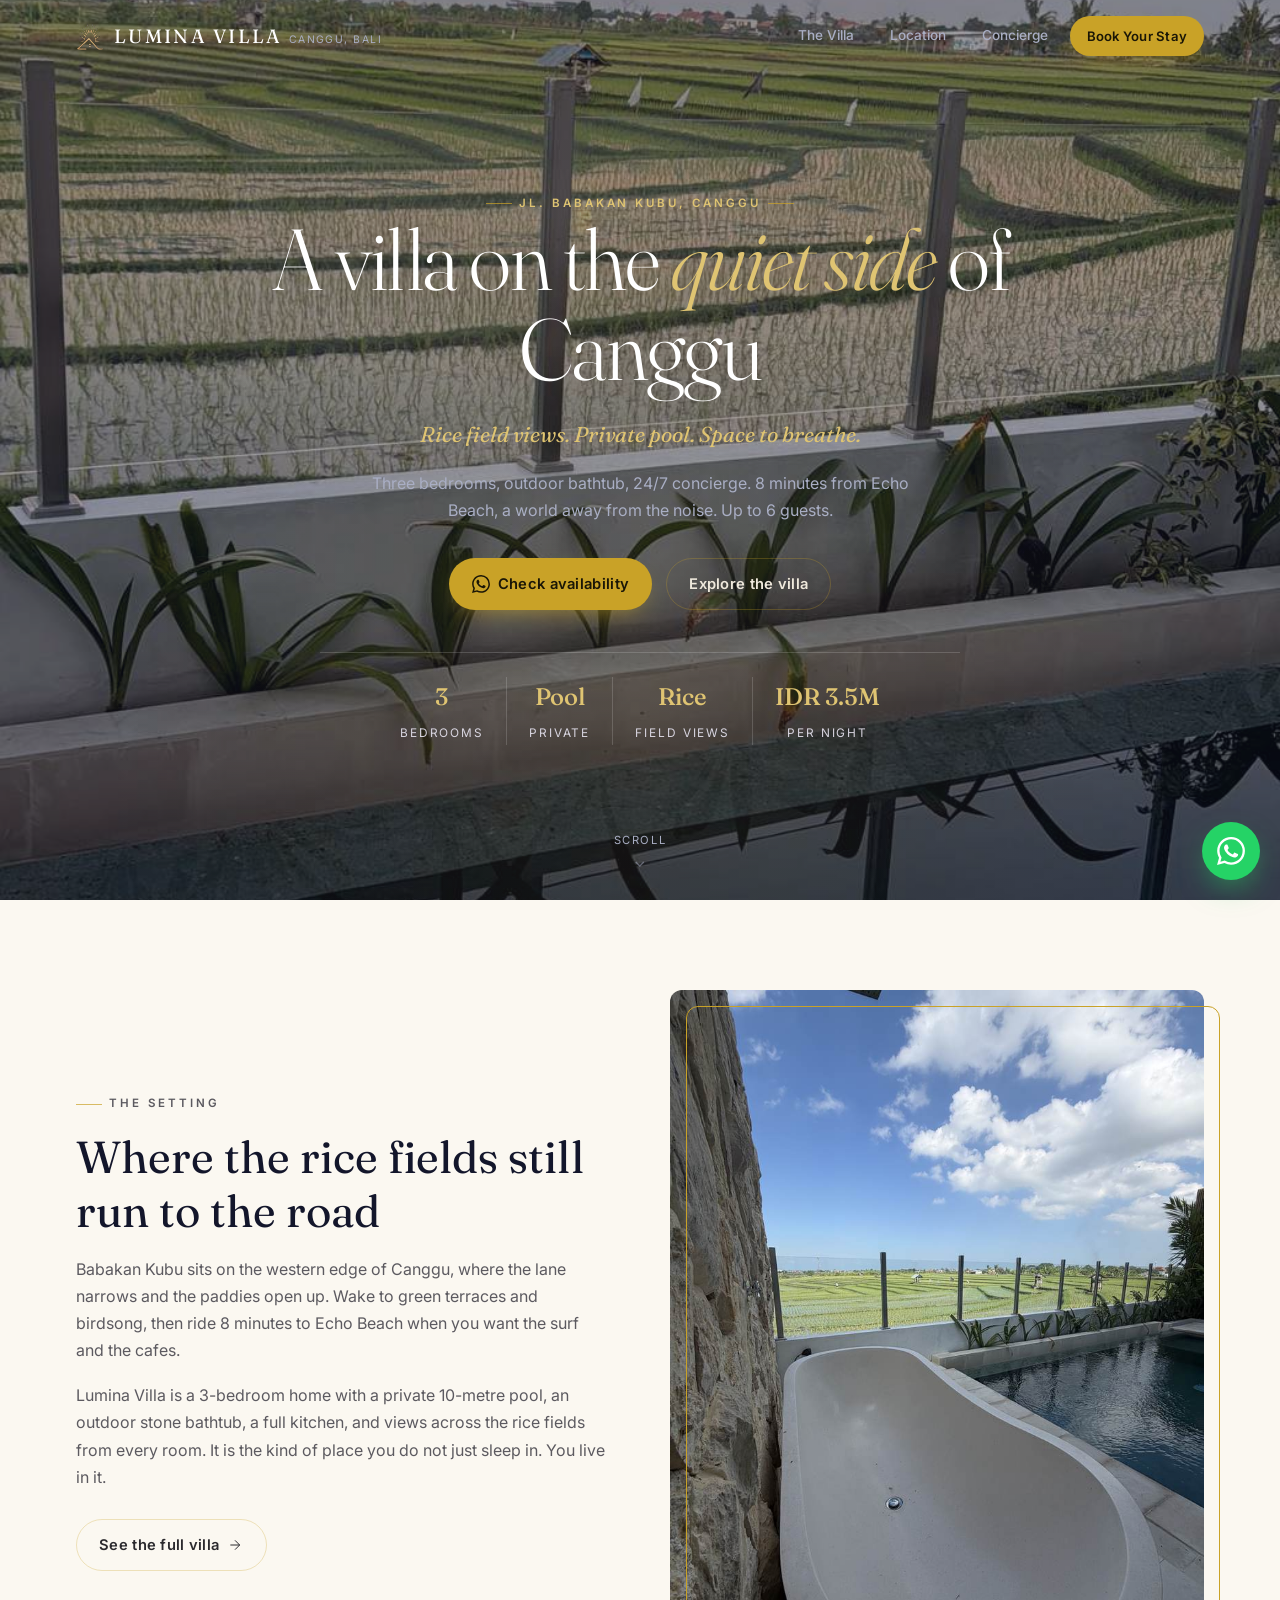
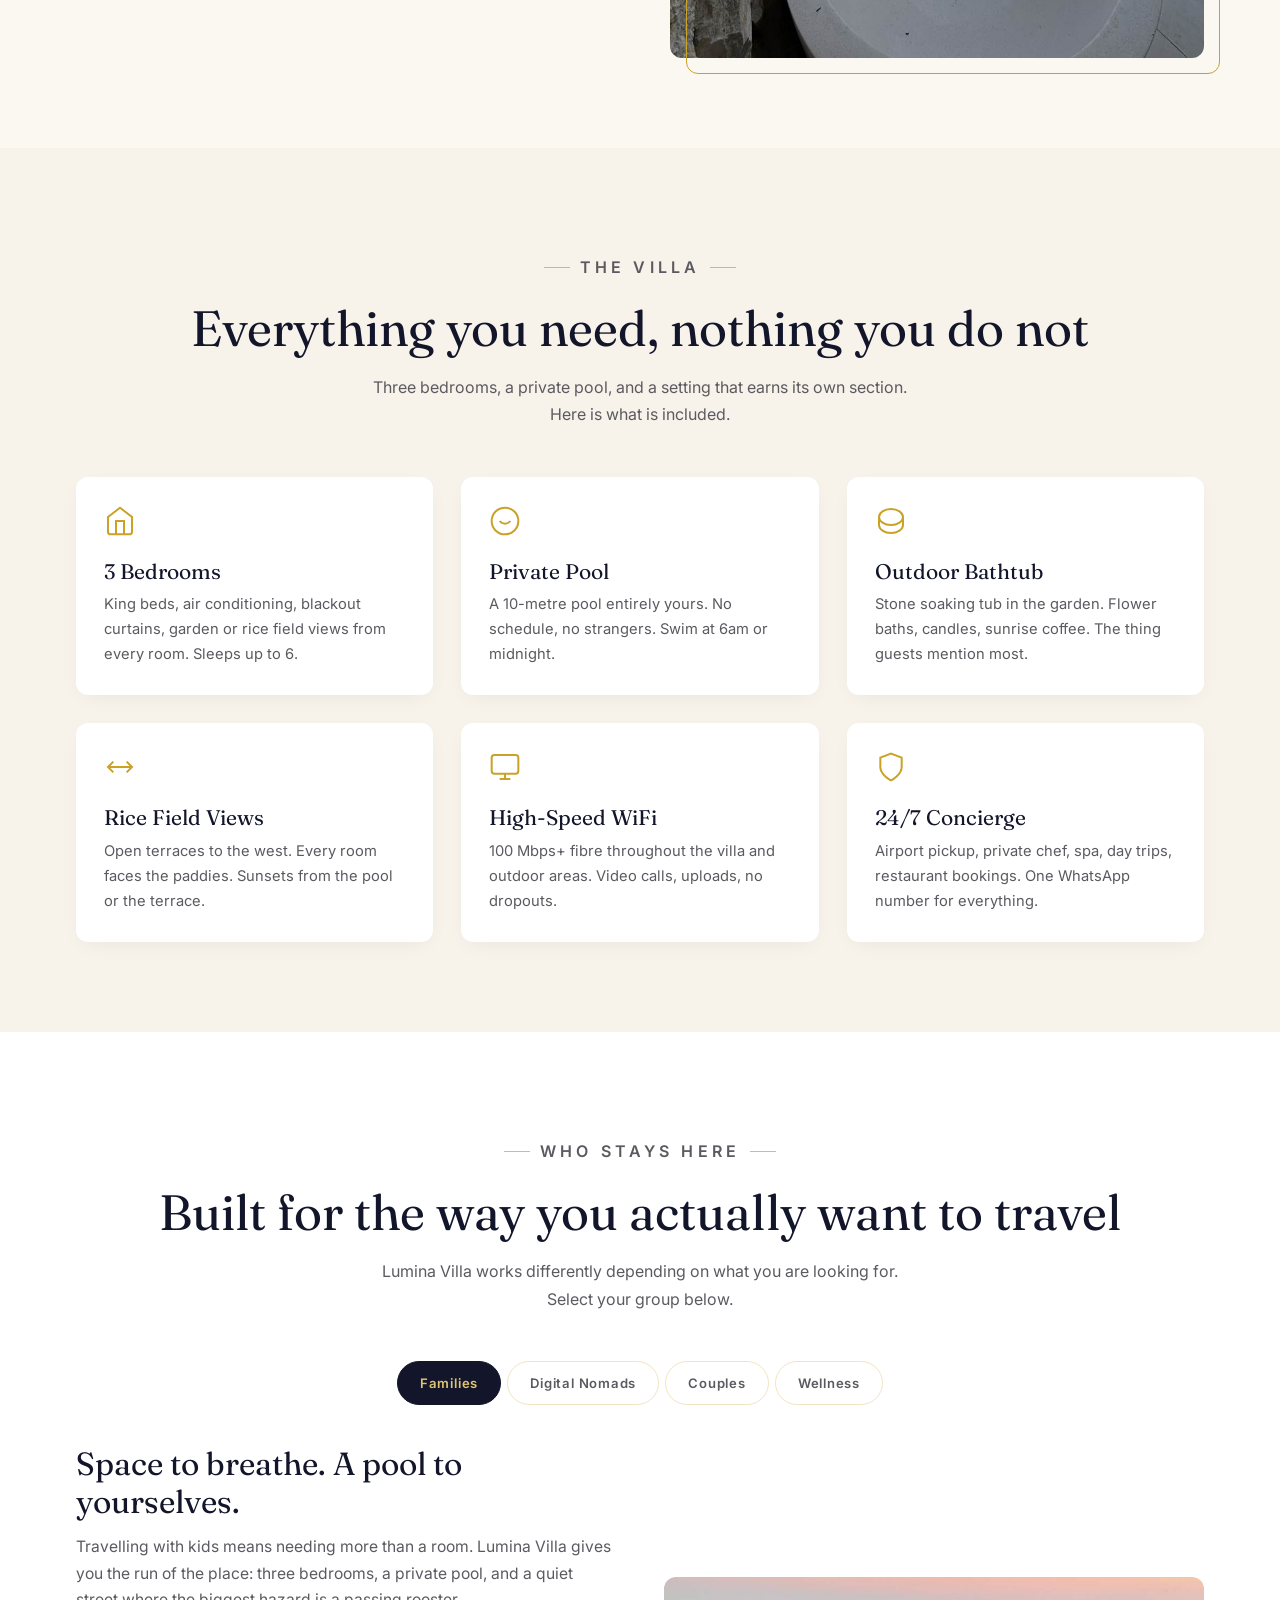
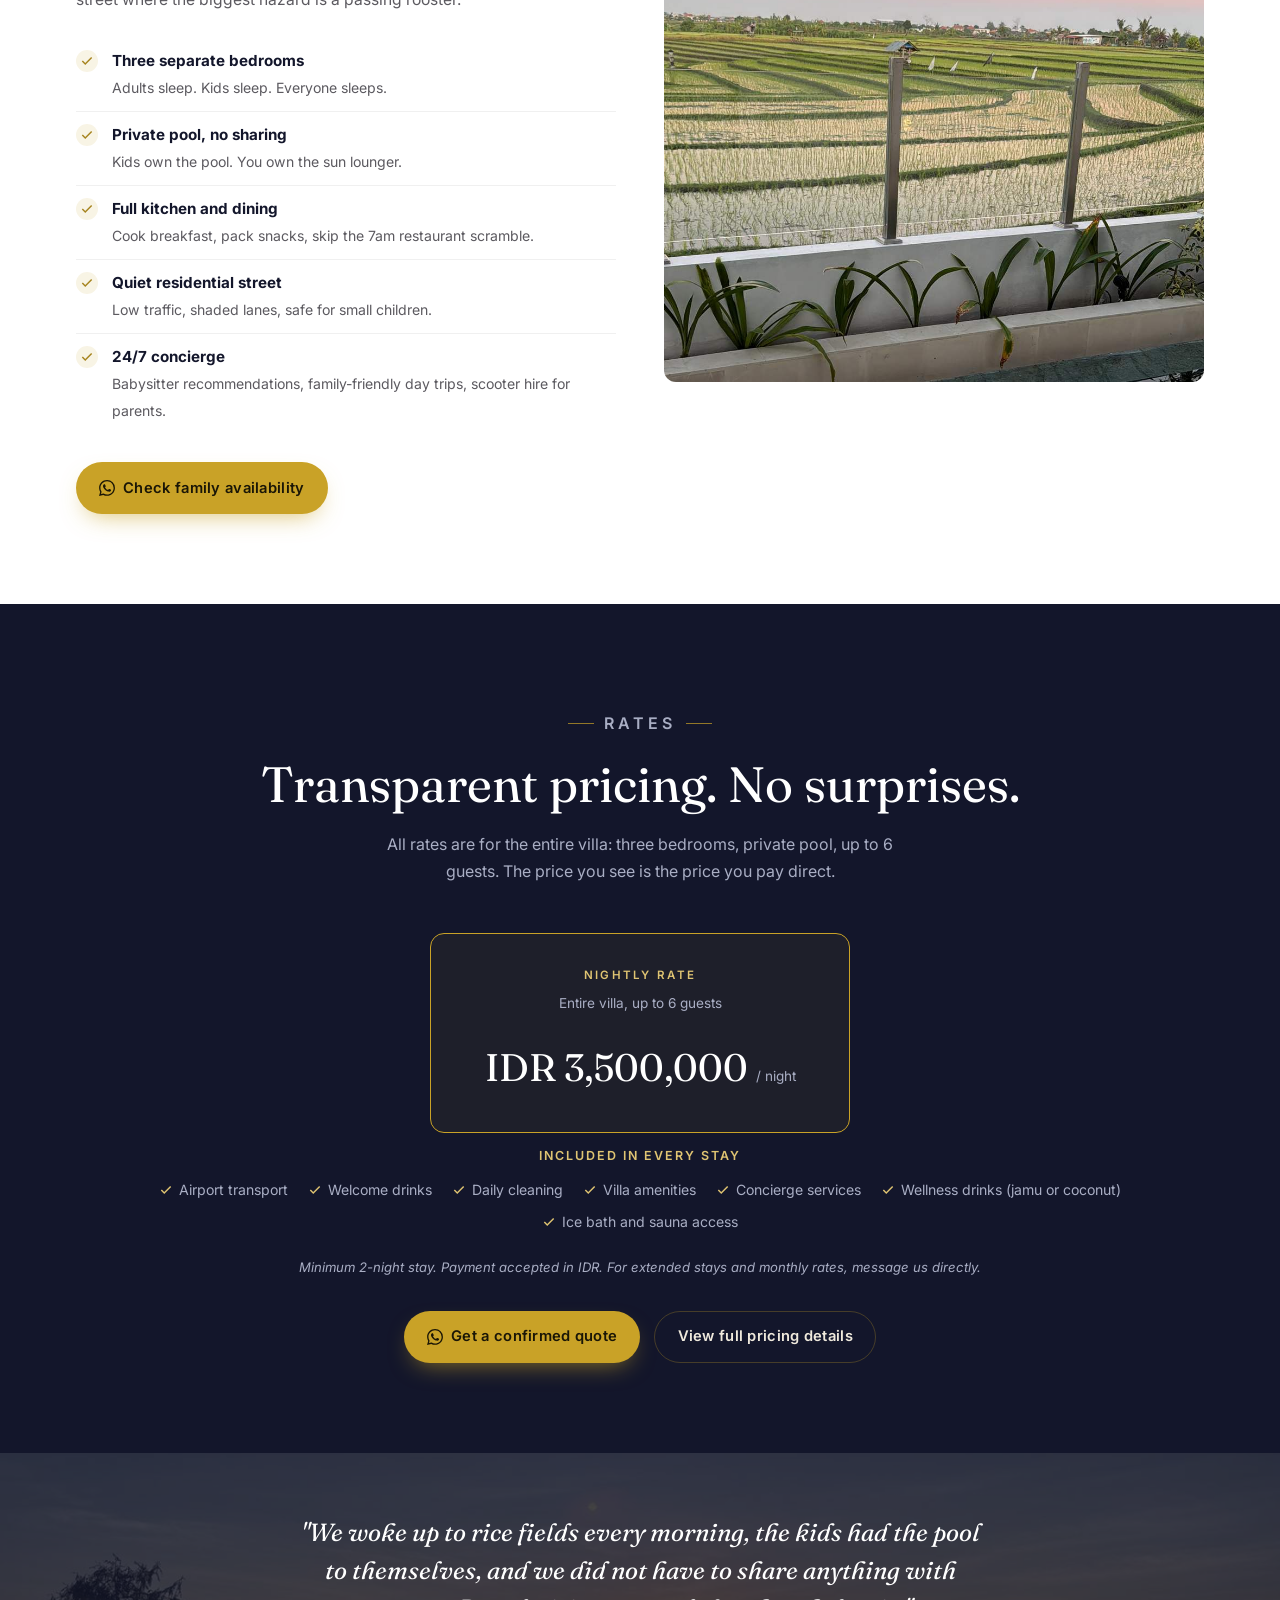
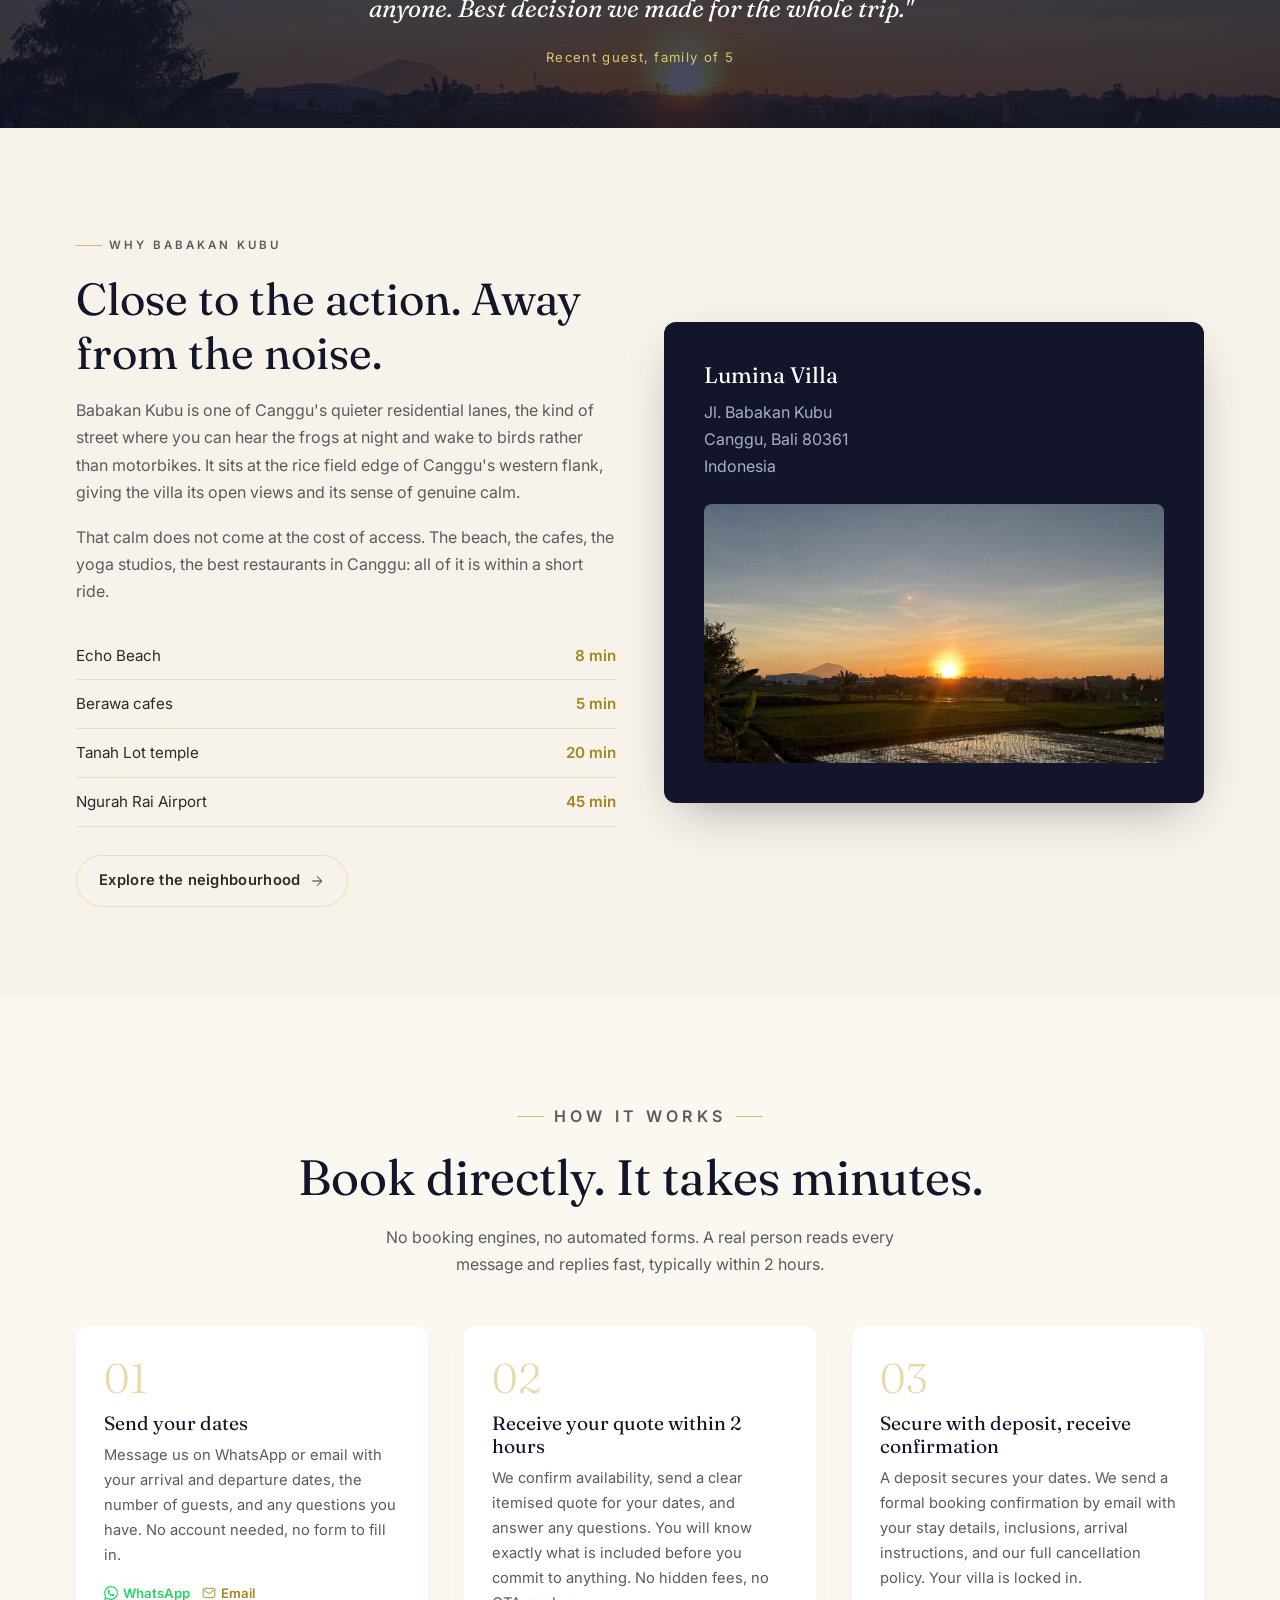
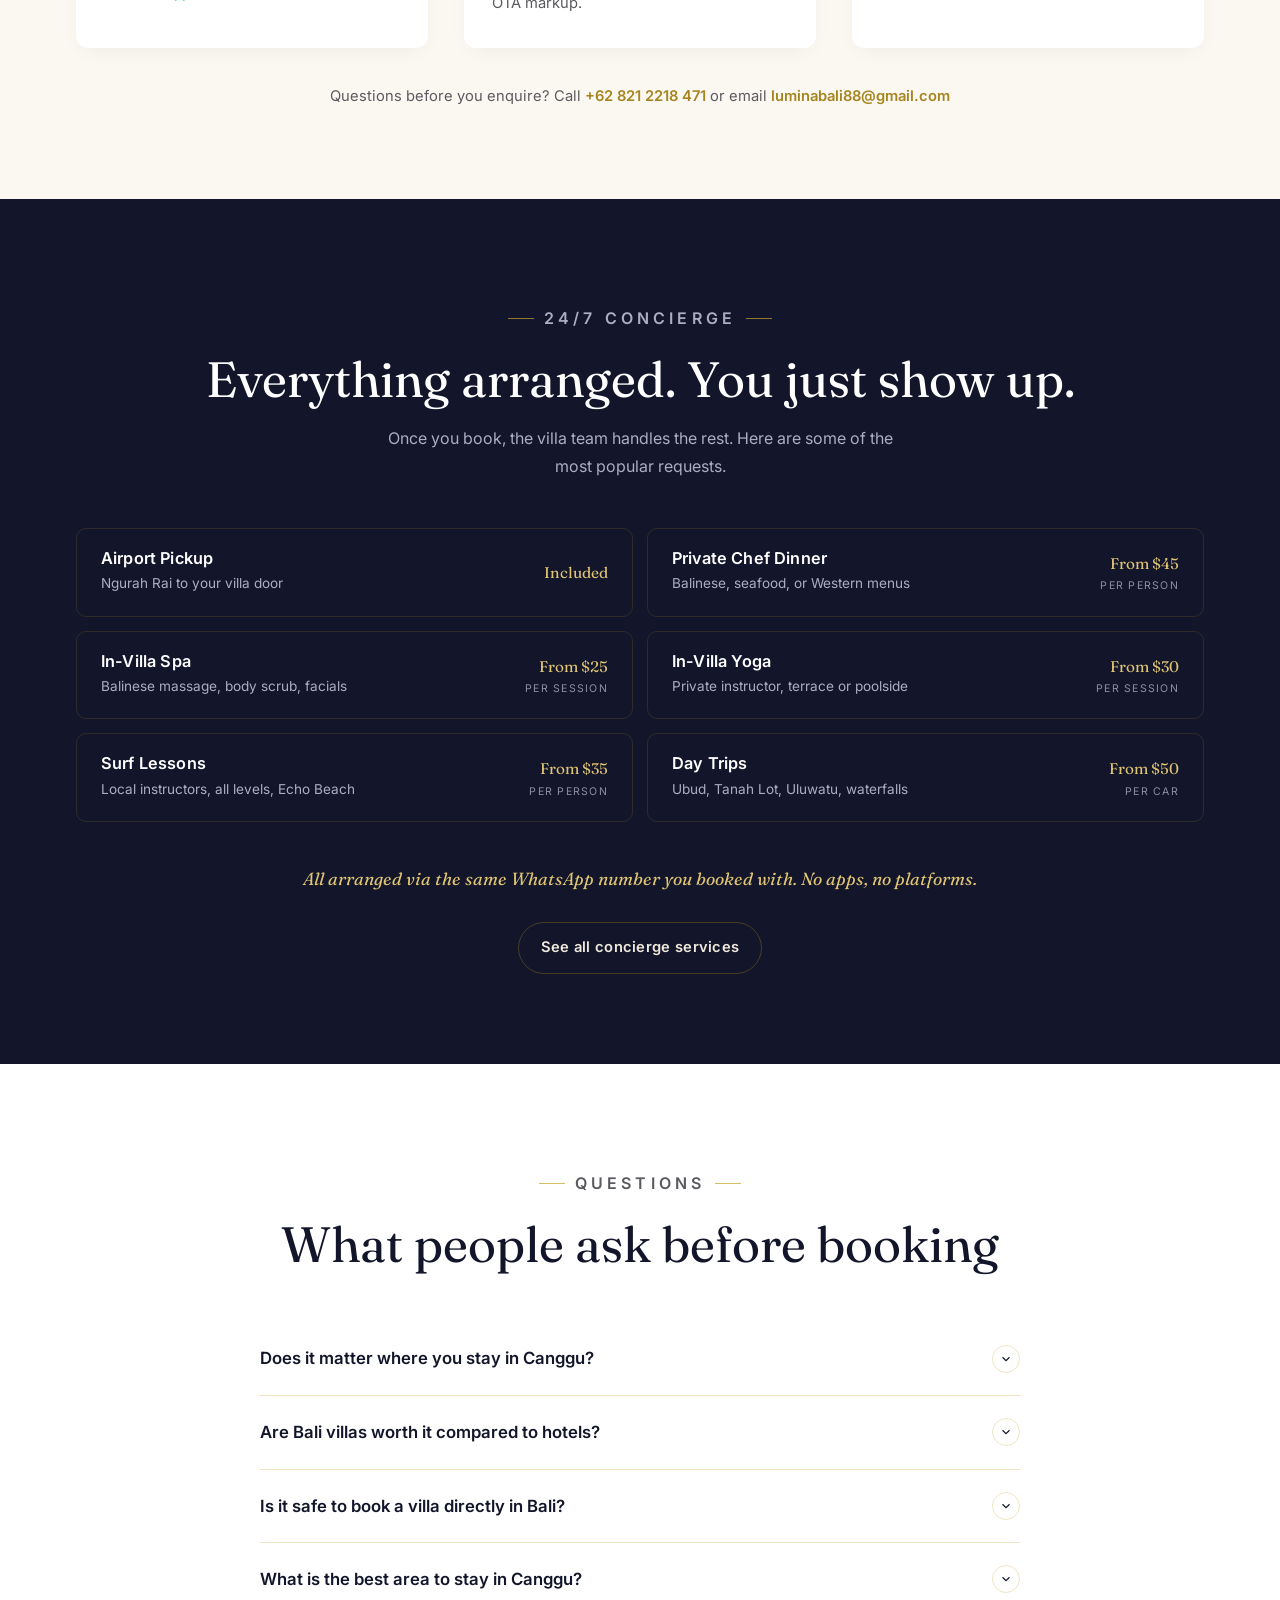
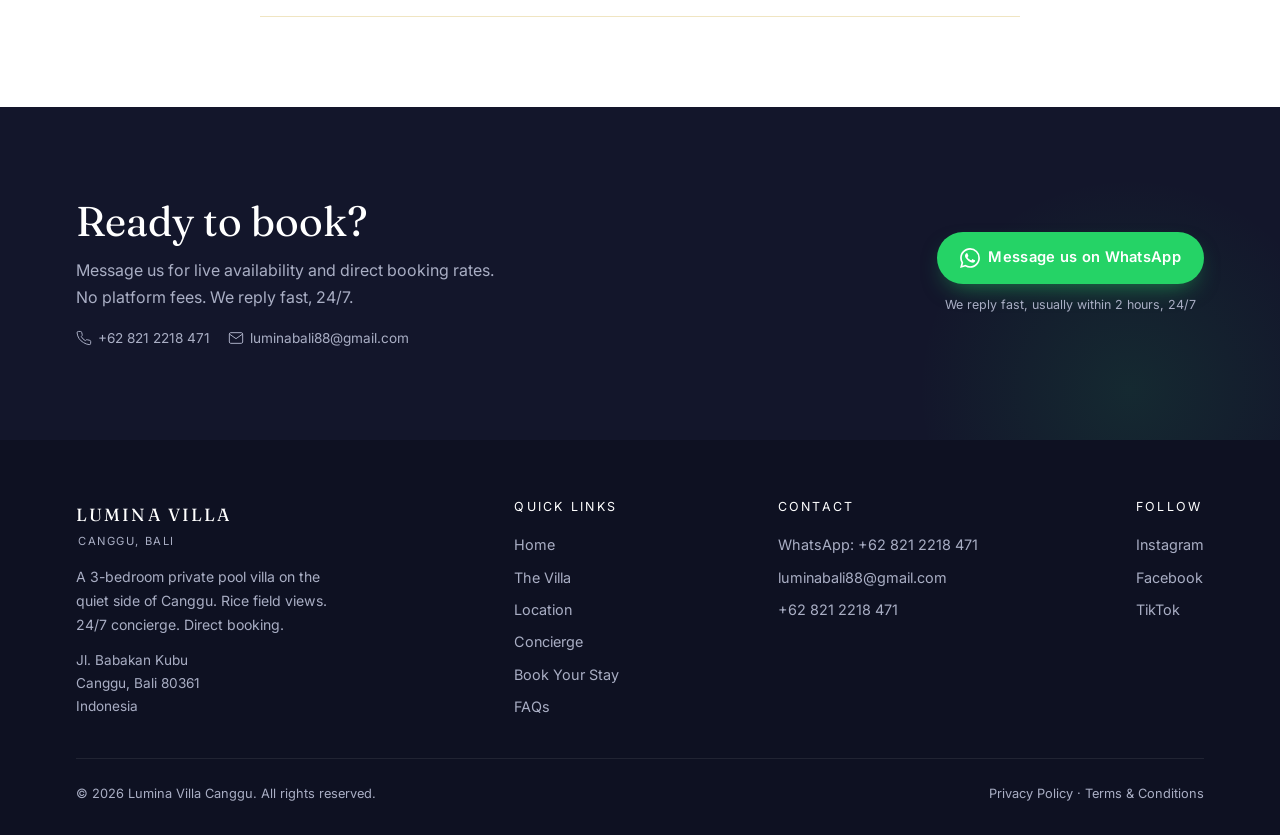
<file: docs/index.html>
<!DOCTYPE html>
<html lang="en">
<head>
  <meta charset="UTF-8" />
  <meta name="viewport" content="width=device-width, initial-scale=1.0" />

  <!-- Primary SEO -->
  <title>Lumina Villa Canggu | 3-Bedroom Private Pool Villa, Rice Field Views</title>
  <meta name="description" content="A 3-bedroom private pool villa on the quiet side of Canggu, Bali. Rice field views, outdoor bathtub, 24/7 concierge. 8 minutes from Echo Beach. Direct booking via WhatsApp." />
  <meta name="keywords" content="3 bedroom private pool villa canggu, canggu villa rental, bali villa canggu rice field, private villa canggu bali, babakan kubu canggu villa" />
  <link rel="canonical" href="https://luminavillabali.com/" />
  <meta name="robots" content="index, follow" />

  <!-- Geo meta -->
  <meta name="geo.region" content="ID-BA" />
  <meta name="geo.placename" content="Canggu, Bali, Indonesia" />
  <meta name="geo.position" content="-8.6478;115.1385" />
  <meta name="ICBM" content="-8.6478, 115.1385" />

  <!-- Open Graph -->
  <meta property="og:type" content="website" />
  <meta property="og:url" content="https://luminavillabali.com/" />
  <meta property="og:title" content="Lumina Villa Canggu | 3-Bedroom Private Pool Villa" />
  <meta property="og:description" content="Rice field views, private pool, outdoor bathtub. 3 bedrooms, up to 6 guests. Quiet side of Canggu, 8 minutes from Echo Beach. Book direct via WhatsApp." />
  <meta property="og:image" content="https://luminavillabali.com/images/og-lumina-villa.jpg" />
  <meta property="og:image:width" content="1200" />
  <meta property="og:image:height" content="630" />
  <meta property="og:image:alt" content="Lumina Villa Canggu private pool with rice field views" />
  <meta property="og:site_name" content="Lumina Villa Bali" />
  <meta property="og:locale" content="en_AU" />

  <!-- Twitter Card -->
  <meta name="twitter:card" content="summary_large_image" />
  <meta name="twitter:title" content="Lumina Villa Canggu | 3-Bedroom Private Pool Villa" />
  <meta name="twitter:description" content="Rice field views, private pool, outdoor bathtub. 3 bedrooms, up to 6 guests. Quiet Canggu, direct booking via WhatsApp." />
  <meta name="twitter:image" content="https://luminavillabali.com/images/og-lumina-villa.jpg" />

  <!-- Icons -->
  <link rel="icon" type="image/png" href="img/brand-logo.png" />
  <link rel="apple-touch-icon" href="img/apple-touch-icon.png" />

  <!-- Fonts -->
  <link rel="preconnect" href="https://fonts.googleapis.com" />
  <link rel="preconnect" href="https://fonts.gstatic.com" crossorigin />
  <link href="https://fonts.googleapis.com/css2?family=Fraunces:ital,opsz,wght@0,9..144,300;0,9..144,400;0,9..144,500;1,9..144,300;1,9..144,400&family=Inter:wght@300;400;500;600&display=swap" rel="stylesheet" />

  <!-- Schema Markup -->
  <script type="application/ld+json">
  {
    "@context": "https://schema.org",
    "@graph": [
      {
        "@type": "LodgingBusiness",
        "@id": "https://luminavillabali.com/#lodging",
        "name": "Lumina Villa Canggu",
        "description": "A 3-bedroom private pool villa on the quiet side of Canggu, Bali. Rice field views from every room, outdoor bathtub, private pool, full kitchen, and 24/7 concierge. Located on Jl. Babakan Kubu. Close to Echo Beach and Berawa, away from the noise. Ideal for families, couples, digital nomads, and wellness seekers. Up to 6 guests.",
        "url": "https://luminavillabali.com/",
        "telephone": "+6282122184711",
        "email": "luminabali88@gmail.com",
        "address": {
          "@type": "PostalAddress",
          "streetAddress": "Jl. Babakan Kubu",
          "addressLocality": "Canggu",
          "addressRegion": "Bali",
          "postalCode": "80361",
          "addressCountry": "ID"
        },
        "geo": {
          "@type": "GeoCoordinates",
          "latitude": -8.6478,
          "longitude": 115.1385
        },
        "image": [
          "https://luminavillabali.com/images/pool-rice-field.jpg",
          "https://luminavillabali.com/images/outdoor-bathtub.jpg",
          "https://luminavillabali.com/images/living-area.jpg"
        ],
        "priceRange": "$$$",
        "currenciesAccepted": "USD, IDR",
        "paymentAccepted": "Bank Transfer, Cash",
        "numberOfRooms": 3,
        "amenityFeature": [
          { "@type": "LocationFeatureSpecification", "name": "Private Swimming Pool", "value": true },
          { "@type": "LocationFeatureSpecification", "name": "Outdoor Bathtub", "value": true },
          { "@type": "LocationFeatureSpecification", "name": "Rice Field Views", "value": true },
          { "@type": "LocationFeatureSpecification", "name": "Full Kitchen", "value": true },
          { "@type": "LocationFeatureSpecification", "name": "High-Speed WiFi", "value": true },
          { "@type": "LocationFeatureSpecification", "name": "Daily Housekeeping", "value": true },
          { "@type": "LocationFeatureSpecification", "name": "24/7 Concierge", "value": true },
          { "@type": "LocationFeatureSpecification", "name": "Airport Pickup", "value": true },
          { "@type": "LocationFeatureSpecification", "name": "In-Villa Yoga", "value": true },
          { "@type": "LocationFeatureSpecification", "name": "Private Chef Available", "value": true },
          { "@type": "LocationFeatureSpecification", "name": "Ice Bath", "value": true },
          { "@type": "LocationFeatureSpecification", "name": "Sauna", "value": true }
        ],
        "sameAs": [
          "https://www.instagram.com/lumina_villa_bali/",
          "https://www.facebook.com/profile.php?id=61590623627900",
          "https://www.tiktok.com/@lumina.villa.bali"
        ],
        "checkinTime": "14:00",
        "checkoutTime": "11:00"
      },
      {
        "@type": "WebSite",
        "@id": "https://luminavillabali.com/#website",
        "url": "https://luminavillabali.com/",
        "name": "Lumina Villa Bali",
        "description": "Official website for Lumina Villa Canggu. 3-bedroom private pool villa on Jl. Babakan Kubu",
        "publisher": { "@id": "https://luminavillabali.com/#lodging" }
      },
      {
        "@type": "BreadcrumbList",
        "@id": "https://luminavillabali.com/#breadcrumb",
        "itemListElement": [
          { "@type": "ListItem", "position": 1, "name": "Home", "item": "https://luminavillabali.com/" }
        ]
      },
      {
        "@type": "FAQPage",
        "@id": "https://luminavillabali.com/#faq",
        "mainEntity": [
          {
            "@type": "Question",
            "name": "Does it matter where you stay in Canggu?",
            "acceptedAnswer": {
              "@type": "Answer",
              "text": "Yes, it matters a great deal. Canggu spans several distinct neighbourhoods, from the buzzy, traffic-heavy streets around Echo Beach and Batu Bolong, to the quieter rice field edges of Babakan Kubu and Berawa. If your priority is nightlife and walking distance to cafes, stay near the main strip. If you want a genuine sense of space, morning rice field views, a quiet pool, no scooters revving outside your window, the quieter western pockets deliver a very different experience. Lumina Villa sits in one of those quieter pockets, while still being 8 minutes from Echo Beach and 5 minutes from Berawa's cafe scene."
            }
          },
          {
            "@type": "Question",
            "name": "Are Bali villas worth it compared to hotels?",
            "acceptedAnswer": {
              "@type": "Answer",
              "text": "For groups and families, a private villa almost always offers better value than equivalent hotel rooms. With Lumina Villa you get three bedrooms, a full private pool, a full kitchen, and a living area, all to yourselves. No shared pool, no queuing for sun loungers, no dining room surcharges. Daily housekeeping, WiFi, and airport pickup are included in the nightly rate. The per-person cost for a group of 6 typically works out comparable to or lower than two mid-range hotel rooms, but with significantly more space and privacy. For couples, the outdoor bathtub, private chef option, and rice field setting create an experience hotels in this price bracket rarely match."
            }
          },
          {
            "@type": "Question",
            "name": "Is it safe to book a villa directly in Bali?",
            "acceptedAnswer": {
              "@type": "Answer",
              "text": "Direct booking via WhatsApp is the standard in Bali. It is how the majority of reputable independent villas operate, and it is how Lumina Villa works. You speak directly with the villa team, receive a clear quote within 2 hours, and pay a deposit to secure your dates. The booking confirmation details your stay, inclusions, and cancellation terms before any money changes hands. This approach cuts out OTA fees (which can add 15-20% to your cost), gives you a direct line to the team throughout your trip, and means any requests or changes are handled personally rather than through an automated system."
            }
          },
          {
            "@type": "Question",
            "name": "What is the best area to stay in Canggu?",
            "acceptedAnswer": {
              "@type": "Answer",
              "text": "The best area depends on what you are looking for. Echo Beach and Batu Bolong suit visitors who want to be in the middle of Canggu's surf cafe scene, with restaurants and bars within walking distance. Berawa suits those who want a slightly calmer pace with good cafe access. Babakan Kubu, where Lumina Villa is located, suits guests who want the rice field and open-sky version of Bali while remaining genuinely close to everything. It is not remote. Echo Beach is 8 minutes by scooter, Berawa's cafes are 5 minutes away, and Tanah Lot is 20 minutes. You get the setting without the trade-off on access."
            }
          }
        ]
      }
    ]
  }
  </script>

  <style>
    /* ============================================
       DESIGN TOKENS
       ============================================ */
    :root{
      --ink:#13162B; --ink-2:#1B2040; --ink-3:#252B4E;
      --gold:#C9A227; --gold-soft:#DFC472; --gold-deep:#A6841F;
      --bone:#F7F3EA; --cream:#FBF8F1; --sand:#EFE7D6;
      --text:#2B2A2E; --text-soft:#5C5A60; --text-inv:#EFE9DC; --text-inv-soft:#A9AEC4;
      --line:rgba(201,162,39,.28);
      --shadow:0 18px 50px -20px rgba(19,22,43,.45);
      --maxw:1180px;
      --display:"Fraunces", Georgia, "Times New Roman", serif;
      --body:"Inter", system-ui, -apple-system, Segoe UI, Roboto, sans-serif;
    }

    /* ============================================
       RESET & BASE
       ============================================ */
    *,*::before,*::after{box-sizing:border-box; margin:0; padding:0}
    html{scroll-behavior:smooth; -webkit-text-size-adjust:100%}
    body{font-family:var(--body); font-size:1rem; line-height:1.7; color:var(--text); background:#fff; -webkit-font-smoothing:antialiased; -moz-osx-font-smoothing:grayscale}
    img{max-width:100%; display:block}
    a{color:inherit; text-decoration:none}
    h1,h2,h3,h4{font-family:var(--display); font-weight:400; line-height:1.2}
    ul,ol{list-style:none}
    button{font:inherit; cursor:pointer; border:none; background:none}

    /* ============================================
       LAYOUT
       ============================================ */
    .wrap{max-width:var(--maxw); margin:0 auto; padding:0 26px}

    /* ============================================
       EYEBROW
       ============================================ */
    .eyebrow{
      font-family:var(--body); font-weight:600; font-size:.72rem; letter-spacing:.26em;
      text-transform:uppercase; color:var(--gold-deep); display:inline-flex; align-items:center; gap:.6em;
    }
    .eyebrow .ray{width:26px; height:1px; background:var(--gold); opacity:.7; display:inline-block}
    .eyebrow.on-dark{color:var(--gold-soft)}

    /* ============================================
       BUTTONS
       ============================================ */
    .btn{
      display:inline-flex; align-items:center; gap:.55em; font-family:var(--body); font-weight:600;
      font-size:.92rem; letter-spacing:.02em; padding:.85em 1.5em; border-radius:999px;
      border:1px solid transparent; cursor:pointer; transition:transform .25s ease, box-shadow .25s ease, background .25s ease, color .25s;
    }
    .btn-gold{background:var(--gold); color:#1a1606; box-shadow:0 10px 24px -10px rgba(201,162,39,.7)}
    .btn-gold:hover{transform:translateY(-2px); box-shadow:0 16px 30px -10px rgba(201,162,39,.85)}
    .btn-ghost{border-color:var(--line); color:var(--text-inv); background:transparent}
    .btn-ghost:hover{border-color:var(--gold-soft); color:#fff}
    .btn-dark{background:var(--ink); color:var(--text-inv)}
    .btn-dark:hover{background:var(--ink-2)}
    .btn-outline{border-color:var(--line); color:var(--text); background:transparent}
    .btn-outline:hover{border-color:var(--gold); color:var(--ink)}

    /* ============================================
       HEADER
       ============================================ */
    .site-head{
      position:fixed; inset:0 0 auto 0; z-index:60; padding:16px 0;
      transition:background .4s ease, padding .3s ease, box-shadow .3s ease;
    }
    .site-head.scrolled{background:rgba(19,22,43,.92); backdrop-filter:blur(12px); padding:10px 0; box-shadow:0 2px 24px rgba(0,0,0,.3)}
    .head-row{display:flex; align-items:center; justify-content:space-between}
    .brand{display:flex; align-items:center; gap:10px; color:#fff; text-decoration:none}
    .brand-icon{color:var(--gold-soft)}
    .brand-name{font-family:var(--display); font-size:1.2rem; letter-spacing:.12em; text-transform:uppercase; font-weight:400}
    .brand-sub{font-size:.65rem; letter-spacing:.14em; text-transform:uppercase; color:var(--text-inv-soft); margin-left:2px}
    .nav{display:flex; align-items:center; gap:8px}
    .nav .link{font-size:.85rem; font-weight:500; color:var(--text-inv-soft); padding:6px 14px; border-radius:999px; transition:color .25s}
    .nav .link:hover{color:#fff}
    .menu-toggle{display:none; color:#fff; background:none; border:none; padding:6px}
    .nav-cta-mobile{display:none; font-size:.7rem; font-weight:600; letter-spacing:.06em; text-transform:uppercase; color:var(--ink); background:var(--gold-soft); padding:7px 14px; border-radius:999px; text-decoration:none; white-space:nowrap}
    .mobile-menu{display:none; position:fixed; inset:0; background:rgba(19,22,43,.97); z-index:55; flex-direction:column; align-items:center; justify-content:center; gap:24px}
    .mobile-menu.open{display:flex}
    .mobile-menu a{font-family:var(--display); font-size:1.6rem; color:#fff; padding:8px 0}
    .mobile-menu .close-menu{position:absolute; top:20px; right:20px; color:#fff; background:none; border:none; padding:8px}

    /* ============================================
       HERO
       ============================================ */
    .hero{
      min-height:100vh; display:flex; align-items:center; justify-content:center; text-align:center;
      background:var(--ink); color:#fff; position:relative; overflow:hidden; padding:80px 26px 50px;
    }
    .hero-bg{position:absolute; inset:0; background:url('img/hero-bg.jpg') center/cover no-repeat; opacity:.6}
    .hero::after{content:""; position:absolute; inset:0; background:radial-gradient(ellipse at 50% 80%, rgba(201,162,39,.08), transparent 60%)}
    .hero-inner{position:relative; z-index:2; max-width:740px}
    .hero h1{font-size:clamp(2.9rem, 8vw, 5.4rem); font-weight:300; letter-spacing:-.02em; line-height:1.05; text-shadow:0 2px 30px rgba(0,0,0,.35)}
    .hero h1 em{font-style:italic; color:var(--gold-soft)}
    .hero .kicker{font-family:var(--display); font-style:italic; font-size:clamp(1rem,2.5vw,1.35rem); color:var(--gold-soft); margin:22px 0 0}
    .hero .lede{max-width:540px; margin:16px auto 0; color:var(--text-inv-soft); font-size:1rem; line-height:1.7}
    .hero .cta-row{margin-top:34px; display:flex; gap:14px; justify-content:center; flex-wrap:wrap}
    .hero .meta{margin-top:2.6rem; display:flex; gap:0; justify-content:center; flex-wrap:wrap; border-top:1px solid rgba(255,255,255,.16); padding-top:1.5rem; max-width:640px; margin-left:auto; margin-right:auto}
    .hero .meta div{padding:0 22px; border-right:1px solid rgba(255,255,255,.16)}
    .hero .meta div:last-child{border-right:0}
    .hero .meta b{display:block; font-family:var(--display); font-size:1.5rem; color:var(--gold-soft); font-weight:500}
    .hero .meta span{font-size:.74rem; letter-spacing:.16em; text-transform:uppercase; color:#D8D5E0}
    .scroll-hint{position:absolute; bottom:28px; left:50%; transform:translateX(-50%); z-index:3; display:flex; flex-direction:column; align-items:center; gap:6px; color:var(--text-inv-soft); font-size:.7rem; letter-spacing:.14em; text-transform:uppercase; animation:bobble 2.4s ease-in-out infinite}
    .scroll-hint svg{opacity:.5}
    @keyframes bobble{0%,100%{transform:translateX(-50%) translateY(0)} 50%{transform:translateX(-50%) translateY(6px)}}

    /* ============================================
       SECTIONS
       ============================================ */
    .section{padding:90px 0}
    .section-head{margin-bottom:48px}
    .section-head.center{text-align:center}
    .section-head h2{font-size:clamp(2rem,4.4vw,3.1rem); margin-top:18px; color:var(--ink)}
    .section-head p{color:var(--text-soft); margin:16px auto 0; max-width:540px; font-size:1rem}

    /* ============================================
       INTRO (2-col with offset frame)
       ============================================ */
    .intro{background:var(--cream)}
    .intro-grid{display:grid; grid-template-columns:1fr 1fr; gap:60px; align-items:center}
    .intro-copy h2{font-size:clamp(1.9rem,4vw,2.8rem); color:var(--ink); margin-top:16px}
    .intro-copy p{color:var(--text-soft); margin:18px 0 0}
    .intro-figure{position:relative}
    .intro-figure .photo-placeholder{border-radius:12px; width:100%; aspect-ratio:4/5; overflow:hidden}
    .intro-figure .photo-placeholder img{width:100%; height:100%; object-fit:cover}
    .intro-figure .frame{position:absolute; inset:16px -16px -16px 16px; border:1.5px solid var(--gold); border-radius:12px; pointer-events:none}

    /* ============================================
       VILLA FEATURES GRID
       ============================================ */
    .villa{background:var(--bone)}
    .features{display:grid; grid-template-columns:repeat(3, 1fr); gap:28px}
    .feature{padding:28px; background:#fff; border-radius:12px; box-shadow:0 6px 22px -8px rgba(19,22,43,.08); transition:transform .3s, box-shadow .3s}
    .feature:hover{transform:translateY(-4px); box-shadow:0 16px 36px -10px rgba(19,22,43,.13)}
    .feature .ic{color:var(--gold); margin-bottom:14px}
    .feature h3{font-size:1.32rem; color:var(--ink)}
    .feature p{color:var(--text-soft); font-size:.92rem; margin:8px 0 0}

    /* ============================================
       AUDIENCE TABS
       ============================================ */
    .audience{background:#fff}
    .tabs-row{display:flex; gap:6px; justify-content:center; flex-wrap:wrap; margin-bottom:40px}
    .tab-btn{
      font-family:var(--body); font-weight:600; font-size:.82rem; letter-spacing:.06em;
      padding:10px 22px; border-radius:999px; border:1px solid var(--line); color:var(--text-soft);
      background:transparent; transition:all .3s ease; cursor:pointer;
    }
    .tab-btn:hover{border-color:var(--gold); color:var(--ink)}
    .tab-btn.active{background:var(--ink); color:var(--gold-soft); border-color:var(--ink)}
    .tab-panel{display:none}
    .tab-panel.active{display:grid; grid-template-columns:1fr 1fr; gap:48px; align-items:center}
    .tab-content h3{font-size:clamp(1.5rem,3vw,2rem); color:var(--ink); margin-bottom:12px}
    .tab-content .tab-lead{color:var(--text-soft); margin-bottom:24px; font-size:.98rem}
    .tab-features{margin:0; padding:0}
    .tab-features li{display:flex; align-items:flex-start; gap:14px; padding:10px 0; border-bottom:1px solid rgba(0,0,0,.06)}
    .tab-features li:last-child{border-bottom:0}
    .tab-features .check{flex:none; width:22px; height:22px; border-radius:50%; background:rgba(201,162,39,.12); color:var(--gold-deep); display:flex; align-items:center; justify-content:center; margin-top:2px}
    .tab-features strong{display:block; color:var(--ink); font-size:.95rem}
    .tab-features span{color:var(--text-soft); font-size:.88rem}
    .tab-visual{position:relative}
    .tab-visual .photo-placeholder{border-radius:12px; width:100%; aspect-ratio:4/3; overflow:hidden}
    .tab-visual .photo-placeholder img{width:100%; height:100%; object-fit:cover}
    .tab-cta{margin-top:28px}

    /* ============================================
       PRICING (dark cards)
       ============================================ */
    .pricing{background:var(--ink); color:var(--text-inv)}
    .pricing .section-head h2{color:#fff}
    .pricing .section-head p{color:var(--text-inv-soft)}
    .price-grid{display:grid; grid-template-columns:repeat(3, 1fr); gap:20px; margin-bottom:36px}
    .price-card{
      background:rgba(255,255,255,.04); border:1px solid rgba(201,162,39,.18); border-radius:14px;
      padding:32px 28px; text-align:center; transition:border-color .3s, transform .3s;
    }
    .price-card:hover{border-color:var(--gold-soft); transform:translateY(-3px)}
    .price-card.featured{border-color:var(--gold); background:rgba(201,162,39,.06)}
    .price-card .season-label{font-family:var(--body); font-weight:600; font-size:.72rem; letter-spacing:.2em; text-transform:uppercase; color:var(--gold-soft); margin-bottom:6px}
    .price-card .season-period{font-size:.85rem; color:var(--text-inv-soft); margin-bottom:20px}
    .price-card .price-amount{font-family:var(--display); font-size:2.4rem; color:#fff; font-weight:400}
    .price-card .price-amount small{font-size:.85rem; font-family:var(--body); color:var(--text-inv-soft); font-weight:400}
    .price-badge{display:inline-block; background:var(--gold); color:#1a1606; font-size:.68rem; font-weight:700; letter-spacing:.08em; text-transform:uppercase; padding:3px 10px; border-radius:999px; margin-bottom:10px}
    .inclusions{text-align:center; margin-top:12px}
    .inclusions p.inc-label{color:var(--gold-soft); font-weight:600; font-size:.78rem; letter-spacing:.16em; text-transform:uppercase; margin-bottom:12px}
    .inc-list{display:flex; justify-content:center; flex-wrap:wrap; gap:8px 20px}
    .inc-list li{font-size:.88rem; color:var(--text-inv-soft); display:flex; align-items:center; gap:6px}
    .inc-list li svg{color:var(--gold-soft); flex:none}
    .pricing-note{text-align:center; font-size:.82rem; color:var(--text-inv-soft); margin-top:22px; font-style:italic}
    .pricing-cta{text-align:center; margin-top:32px; display:flex; gap:14px; justify-content:center; flex-wrap:wrap}

    /* ============================================
       LOCATION TEASER
       ============================================ */
    .location{background:var(--bone)}
    .loc-grid{display:grid; grid-template-columns:1fr 1fr; gap:48px; align-items:center}
    .loc-copy h2{font-size:clamp(1.9rem,4vw,2.8rem); color:var(--ink); margin-top:16px}
    .loc-copy p{color:var(--text-soft); margin:18px 0 0}
    .loc-list{list-style:none; padding:0; margin:26px 0 0}
    .loc-list li{padding:11px 0; border-bottom:1px solid var(--line); display:flex; justify-content:space-between; font-size:.95rem}
    .loc-list li span:last-child{color:var(--gold-deep); font-weight:600}
    .loc-card{background:var(--ink); border-radius:12px; padding:40px; color:var(--text-inv); box-shadow:var(--shadow)}
    .loc-card h3{color:#fff; font-size:1.4rem}
    .loc-card address{font-style:normal; color:var(--text-inv-soft); margin:10px 0 24px; line-height:1.7}
    .loc-card .map-placeholder{width:100%; aspect-ratio:16/9; border-radius:8px; overflow:hidden; display:flex; align-items:center; justify-content:center; color:var(--gold-soft); font-size:.82rem}
    .loc-card .map-placeholder img{width:100%; height:100%; object-fit:cover}

    /* ============================================
       HOW BOOKING WORKS
       ============================================ */
    .steps{background:var(--cream)}
    .steps-grid{display:grid; grid-template-columns:repeat(3,1fr); gap:36px; counter-reset:step}
    .step{position:relative; padding:32px 28px; background:#fff; border-radius:12px; box-shadow:0 6px 22px -8px rgba(19,22,43,.08)}
    .step::before{counter-increment:step; content:counter(step, decimal-leading-zero); font-family:var(--display); font-size:2.6rem; color:var(--gold); opacity:.4; font-weight:300; line-height:1; display:block; margin-bottom:12px}
    .step h3{font-size:1.2rem; color:var(--ink); margin-bottom:8px}
    .step p{color:var(--text-soft); font-size:.92rem}
    .step-links{margin-top:14px; display:flex; gap:12px}
    .step-link{font-size:.82rem; font-weight:600; color:var(--gold-deep); display:inline-flex; align-items:center; gap:5px; transition:color .2s}
    .step-link:hover{color:var(--gold)}
    .step-link.wa{color:#25D366}
    .steps-footer{text-align:center; margin-top:36px; color:var(--text-soft); font-size:.92rem}
    .steps-footer a{color:var(--gold-deep); font-weight:600}

    /* ============================================
       CONCIERGE BAND
       ============================================ */
    .exp{background:var(--ink); color:var(--text-inv)}
    .exp .section-head h2{color:#fff}
    .exp .section-head p{color:var(--text-inv-soft)}
    .exp-grid{display:grid; grid-template-columns:repeat(2, 1fr); gap:14px}
    .exp-card{display:flex; align-items:center; justify-content:space-between; gap:16px; padding:20px 24px; border:1px solid rgba(201,162,39,.15); border-radius:10px; transition:border-color .3s, background .3s}
    .exp-card:hover{border-color:var(--gold-soft); background:rgba(255,255,255,.03)}
    .exp-card h3{font-family:var(--body); font-weight:600; font-size:1.02rem; color:#fff; letter-spacing:.01em}
    .exp-card p{font-size:.85rem; color:var(--text-inv-soft); margin:4px 0 0}
    .exp-card .price{flex:none; text-align:right; color:var(--gold-soft); font-family:var(--display); font-size:.96rem; white-space:nowrap; padding-top:2px}
    .exp-card .price small{display:block; font-family:var(--body); font-size:.66rem; letter-spacing:.12em; text-transform:uppercase; color:var(--text-inv-soft); opacity:.8}
    .exp-note{text-align:center; font-family:var(--display); font-style:italic; font-size:1.1rem; color:var(--gold-soft); margin-top:42px}

    /* ============================================
       QUOTE BAND
       ============================================ */
    .band{background:url('img/quote-band-bg.jpg') center/cover no-repeat; position:relative; padding:60px 0; text-align:center}
    .band::before{content:""; position:absolute; inset:0; background:rgba(19,22,43,.78)}
    .band .wrap{position:relative; z-index:1}
    .band blockquote{font-family:var(--display); font-style:italic; font-size:clamp(1.1rem,2.5vw,1.55rem); color:#fff; max-width:680px; margin:0 auto; line-height:1.55}
    .band cite{display:block; font-family:var(--body); font-style:normal; font-size:.82rem; color:var(--gold-soft); letter-spacing:.1em; margin-top:18px}

    /* ============================================
       FAQ ACCORDION
       ============================================ */
    .faq{background:#fff}
    .faq-list{max-width:760px; margin:0 auto}
    .faq-item{border-bottom:1px solid var(--line)}
    .faq-q{
      width:100%; text-align:left; padding:22px 0; display:flex; justify-content:space-between; align-items:center;
      font-family:var(--body); font-weight:600; font-size:1.05rem; color:var(--ink); gap:16px;
      background:none; border:none; cursor:pointer; transition:color .2s;
    }
    .faq-q:hover{color:var(--gold-deep)}
    .faq-q .arrow{flex:none; width:28px; height:28px; border-radius:50%; border:1px solid var(--line); display:flex; align-items:center; justify-content:center; transition:transform .3s, border-color .3s}
    .faq-item.open .faq-q .arrow{transform:rotate(180deg); border-color:var(--gold)}
    .faq-a{max-height:0; overflow:hidden; transition:max-height .4s ease, padding .3s ease}
    .faq-item.open .faq-a{max-height:600px; padding-bottom:22px}
    .faq-a p{color:var(--text-soft); font-size:.95rem; margin-bottom:10px}
    .faq-a p:last-child{margin-bottom:0}

    /* ============================================
       WHATSAPP CTA STRIP
       ============================================ */
    .wa-strip{background:var(--ink); position:relative; overflow:hidden}
    .wa-strip::before{content:""; position:absolute; bottom:-200px; right:-100px; width:500px; height:500px; border-radius:50%; background:radial-gradient(circle, rgba(37,211,102,.1), transparent 60%)}
    .wa-inner{display:flex; align-items:center; justify-content:space-between; gap:40px; position:relative; z-index:2}
    .wa-inner h2{color:#fff; font-size:clamp(1.8rem,3.5vw,2.6rem)}
    .wa-inner p{color:var(--text-inv-soft); margin:10px 0 0; max-width:440px}
    .wa-action{flex:none; text-align:center}
    .wa-action .btn-whatsapp{background:#25D366; color:#fff; box-shadow:0 10px 24px -10px rgba(37,211,102,.6)}
    .wa-action .btn-whatsapp:hover{transform:translateY(-2px); box-shadow:0 16px 30px -10px rgba(37,211,102,.8)}
    .wa-response{font-size:.78rem; color:var(--text-inv-soft); margin-top:10px}
    .wa-contacts{display:flex; gap:18px; margin-top:16px; flex-wrap:wrap}
    .wa-contacts a{font-size:.85rem; color:var(--text-inv-soft); display:inline-flex; align-items:center; gap:6px; transition:color .2s}
    .wa-contacts a:hover{color:var(--gold-soft)}

    /* ============================================
       FOOTER
       ============================================ */
    .foot{background:#0E1122; color:var(--text-inv-soft); padding:60px 0 30px}
    .foot-top{display:flex; justify-content:space-between; gap:40px; flex-wrap:wrap; border-bottom:1px solid rgba(255,255,255,.08); padding-bottom:34px}
    .foot h4{font-family:var(--body); color:#fff; font-size:.78rem; letter-spacing:.18em; text-transform:uppercase; margin:0 0 14px}
    .foot a.fl{display:block; font-size:.9rem; padding:4px 0; transition:color .2s}
    .foot a.fl:hover{color:var(--gold-soft)}
    .foot-brand .brand-name{font-family:var(--display); font-size:1.1rem; letter-spacing:.12em; text-transform:uppercase; color:#fff; font-weight:400}
    .foot-brand .brand-sub{display:block; font-size:.7rem; letter-spacing:.14em; text-transform:uppercase; color:var(--text-inv-soft); margin-top:2px}
    .foot-brand p{margin:14px 0 0; font-size:.88rem; max-width:280px}
    .foot-brand address{font-style:normal; font-size:.85rem; margin:12px 0 0; line-height:1.7}
    .foot-bottom{display:flex; justify-content:space-between; gap:14px; flex-wrap:wrap; padding-top:24px; font-size:.8rem}
    .foot-bottom a{transition:color .2s}
    .foot-bottom a:hover{color:var(--gold-soft)}

    /* ============================================
       FLOATING WHATSAPP FAB
       ============================================ */
    .fab{position:fixed; right:20px; bottom:20px; z-index:70; width:58px; height:58px; border-radius:50%; background:#25D366; display:flex; align-items:center; justify-content:center; box-shadow:0 12px 30px -8px rgba(37,211,102,.6); transition:transform .25s; text-decoration:none}
    .fab:hover{transform:scale(1.08)}

    /* ============================================
       REVEAL ANIMATION
       ============================================ */
    .reveal{opacity:0; transform:translateY(26px); transition:opacity .8s ease, transform .8s ease}
    .reveal.in{opacity:1; transform:none}

    /* ============================================
       PHOTO PLACEHOLDERS
       ============================================ */
    .photo-placeholder{position:relative; overflow:hidden}
    .photo-placeholder::after{content:attr(data-caption); position:absolute; bottom:12px; left:12px; font-size:.7rem; color:rgba(255,255,255,.5); letter-spacing:.08em; text-transform:uppercase; font-family:var(--body)}

    /* ============================================
       RESPONSIVE
       ============================================ */
    @media (max-width:880px){
      .nav .link{display:none}
      .nav-cta{display:none}
      .nav-cta-mobile{display:inline-block}
      .menu-toggle{display:block}
      .intro-grid, .loc-grid{grid-template-columns:1fr; gap:36px}
      .features{grid-template-columns:1fr}
      .exp-grid{grid-template-columns:1fr}
      .tab-panel.active{grid-template-columns:1fr; gap:28px}
      .tab-visual{order:-1}
      .price-grid{grid-template-columns:1fr}
      .steps-grid{grid-template-columns:1fr}
      .section{padding:70px 0}
      .wa-inner{flex-direction:column; text-align:center}
      .wa-contacts{justify-content:center}
      .mobile-menu.open{display:flex}
    }
    @media (max-width:520px){
      .hero .meta div{padding:6px 16px; border-right:0}
      .hero .cta-row{flex-direction:column; align-items:center}
      .hero .cta-row .btn{width:100%; max-width:320px; justify-content:center; font-size:.85rem; padding:.75em 1.2em}
      .brand-name{font-size:1rem; letter-spacing:.1em}
      .tabs-row{gap:4px}
      .tab-btn{padding:8px 14px; font-size:.74rem}
      .tab-cta .btn{width:100%; justify-content:center; font-size:.85rem}
      .wa-action .btn{width:100%; justify-content:center}
      .btn{font-size:.85rem; padding:.75em 1.2em}
      .foot-top{flex-direction:column; gap:28px}
    }
  </style>
</head>

<body>

  <!-- HEADER -->
  <header class="site-head" id="site-head" role="banner">
    <div class="wrap">
      <div class="head-row">
        <a href="/" class="brand" aria-label="Lumina Villa, home">
          <img class="brand-icon" src="img/brand-logo.png" alt="" width="28" height="28" aria-hidden="true" style="border-radius:4px" />
          <div>
            <span class="brand-name">Lumina Villa</span>
            <span class="brand-sub">Canggu, Bali</span>
          </div>
        </a>
        <nav class="nav" aria-label="Primary navigation">
          <a href="villa.html" class="link">The Villa</a>
          <a href="location.html" class="link">Location</a>
          <a href="concierge.html" class="link">Concierge</a>
          <a href="book.html" class="btn btn-gold nav-cta" style="padding:.6em 1.2em; font-size:.82rem">Book Your Stay</a>
          <a href="book.html" class="nav-cta-mobile">Check Availability</a>
          <button class="menu-toggle" id="menu-toggle" aria-label="Open menu" aria-expanded="false">
            <svg width="24" height="24" viewBox="0 0 24 24" fill="none" stroke="currentColor" stroke-width="2"><line x1="3" y1="6" x2="21" y2="6"/><line x1="3" y1="12" x2="21" y2="12"/><line x1="3" y1="18" x2="21" y2="18"/></svg>
          </button>
        </nav>
      </div>
    </div>
  </header>

  <!-- MOBILE MENU -->
  <div class="mobile-menu" id="mobile-menu" role="dialog" aria-label="Navigation menu">
    <button class="close-menu" id="close-menu" aria-label="Close menu">
      <svg width="28" height="28" viewBox="0 0 24 24" fill="none" stroke="currentColor" stroke-width="2"><line x1="18" y1="6" x2="6" y2="18"/><line x1="6" y1="6" x2="18" y2="18"/></svg>
    </button>
    <a href="villa.html">The Villa</a>
    <a href="location.html">Location</a>
    <a href="concierge.html">Concierge</a>
    <a href="book.html">Book Your Stay</a>
  </div>

  <main>

    <!-- ===================== HERO ===================== -->
    <section class="hero" aria-labelledby="hero-h">
      <!-- PHOTO: aerial or ground-level pool with rice fields behind, golden hour light -->
      <div class="hero-bg" role="img" aria-label="Lumina Villa private pool overlooking Canggu rice fields at golden hour"></div>
      <div class="hero-inner">
        <p class="eyebrow on-dark"><span class="ray"></span> Jl. Babakan Kubu, Canggu <span class="ray"></span></p>
        <h1 id="hero-h">A villa on the <em>quiet side</em> of Canggu</h1>
        <p class="kicker">Rice field views. Private pool. Space to breathe.</p>
        <p class="lede">Three bedrooms, outdoor bathtub, 24/7 concierge. 8 minutes from Echo Beach, a world away from the noise. Up to 6 guests.</p>
        <div class="cta-row">
          <a href="https://wa.me/6282122184711?text=Hi%2C%20I%27d%20like%20to%20check%20availability%20at%20Lumina%20Villa%20Canggu" class="btn btn-gold" target="_blank" rel="noopener noreferrer">
            <svg width="18" height="18" viewBox="0 0 24 24" fill="currentColor" aria-hidden="true"><path d="M17.472 14.382c-.297-.149-1.758-.867-2.03-.967-.273-.099-.471-.148-.67.15-.197.297-.767.966-.94 1.164-.173.199-.347.223-.644.075-.297-.15-1.255-.463-2.39-1.475-.883-.788-1.48-1.761-1.653-2.059-.173-.297-.018-.458.13-.606.134-.133.298-.347.446-.52.149-.174.198-.298.298-.497.099-.198.05-.371-.025-.52-.075-.149-.669-1.612-.916-2.207-.242-.579-.487-.5-.669-.51-.173-.008-.371-.01-.57-.01-.198 0-.52.074-.792.372-.272.297-1.04 1.016-1.04 2.479 0 1.462 1.065 2.875 1.213 3.074.149.198 2.096 3.2 5.077 4.487.709.306 1.262.489 1.694.625.712.227 1.36.195 1.871.118.571-.085 1.758-.719 2.006-1.413.248-.694.248-1.289.173-1.413-.074-.124-.272-.198-.57-.347m-5.421 7.403h-.004a9.87 9.87 0 0 1-5.031-1.378l-.361-.214-3.741.982.998-3.648-.235-.374a9.86 9.86 0 0 1-1.51-5.26c.001-5.45 4.436-9.884 9.888-9.884 2.64 0 5.122 1.03 6.988 2.898a9.825 9.825 0 0 1 2.893 6.994c-.003 5.45-4.437 9.884-9.885 9.884m8.413-18.297A11.815 11.815 0 0 0 12.05 0C5.495 0 .16 5.335.157 11.892c0 2.096.547 4.142 1.588 5.945L.057 24l6.305-1.654a11.882 11.882 0 0 0 5.683 1.448h.005c6.554 0 11.89-5.335 11.893-11.893a11.821 11.821 0 0 0-3.48-8.413Z"/></svg>
            Check availability
          </a>
          <a href="villa.html" class="btn btn-ghost">Explore the villa</a>
        </div>
        <div class="meta">
          <div><b>3</b><span>Bedrooms</span></div>
          <div><b>Pool</b><span>Private</span></div>
          <div><b>Rice</b><span>Field Views</span></div>
          <div><b>IDR 3.5M</b><span>Per night</span></div>
        </div>
      </div>
      <div class="scroll-hint" aria-hidden="true">
        <span>Scroll</span>
        <svg width="16" height="16" viewBox="0 0 24 24" fill="none" stroke="currentColor" stroke-width="2"><polyline points="6 9 12 15 18 9"/></svg>
      </div>
    </section>

    <!-- ===================== INTRO ===================== -->
    <section class="intro section reveal" aria-labelledby="intro-h">
      <div class="wrap">
        <div class="intro-grid">
          <div class="intro-copy">
            <p class="eyebrow"><span class="ray"></span> The Setting</p>
            <h2 id="intro-h">Where the rice fields still run to the road</h2>
            <p>Babakan Kubu sits on the western edge of Canggu, where the lane narrows and the paddies open up. Wake to green terraces and birdsong, then ride 8 minutes to Echo Beach when you want the surf and the cafes.</p>
            <p>Lumina Villa is a 3-bedroom home with a private 10-metre pool, an outdoor stone bathtub, a full kitchen, and views across the rice fields from every room. It is the kind of place you do not just sleep in. You live in it.</p>
            <div style="margin-top:28px">
              <a href="villa.html" class="btn btn-outline">
                See the full villa
                <svg width="16" height="16" viewBox="0 0 24 24" fill="none" stroke="currentColor" stroke-width="1.5" aria-hidden="true"><path d="M5 12h14M12 5l7 7-7 7"/></svg>
              </a>
            </div>
          </div>
          <div class="intro-figure">
            <!-- PHOTO: villa exterior from pool level, rice fields behind, golden hour -->
            <div class="photo-placeholder" role="img" aria-label="Lumina Villa exterior with pool and rice field views at golden hour"><img src="img/intro-photo.jpg" alt="Lumina Villa outdoor bathtub and pool area" loading="lazy" /></div>
            <div class="frame"></div>
          </div>
        </div>
      </div>
    </section>

    <!-- ===================== FEATURES ===================== -->
    <section class="villa section reveal" aria-labelledby="feat-h">
      <div class="wrap">
        <div class="section-head center">
          <p class="eyebrow"><span class="ray"></span> The Villa <span class="ray"></span></p>
          <h2 id="feat-h">Everything you need, nothing you do not</h2>
          <p>Three bedrooms, a private pool, and a setting that earns its own section. Here is what is included.</p>
        </div>
        <div class="features">
          <div class="feature">
            <div class="ic">
              <svg width="32" height="32" viewBox="0 0 24 24" fill="none" stroke="currentColor" stroke-width="1.5"><path d="M3 9l9-7 9 7v11a2 2 0 0 1-2 2H5a2 2 0 0 1-2-2z"/><polyline points="9 22 9 12 15 12 15 22"/></svg>
            </div>
            <h3>3 Bedrooms</h3>
            <p>King beds, air conditioning, blackout curtains, garden or rice field views from every room. Sleeps up to 6.</p>
          </div>
          <div class="feature">
            <div class="ic">
              <svg width="32" height="32" viewBox="0 0 24 24" fill="none" stroke="currentColor" stroke-width="1.5"><circle cx="12" cy="12" r="10"/><path d="M8 12s1.5 2 4 2 4-2 4-2"/><path d="M8 8h.01M16 8h.01"/></svg>
            </div>
            <h3>Private Pool</h3>
            <p>A 10-metre pool entirely yours. No schedule, no strangers. Swim at 6am or midnight.</p>
          </div>
          <div class="feature">
            <div class="ic">
              <svg width="32" height="32" viewBox="0 0 24 24" fill="none" stroke="currentColor" stroke-width="1.5"><path d="M12 3c-4.97 0-9 2.69-9 6v6c0 3.31 4.03 6 9 6s9-2.69 9-6V9c0-3.31-4.03-6-9-6z"/><path d="M3 9c0 3.31 4.03 6 9 6s9-2.69 9-6"/></svg>
            </div>
            <h3>Outdoor Bathtub</h3>
            <p>Stone soaking tub in the garden. Flower baths, candles, sunrise coffee. The thing guests mention most.</p>
          </div>
          <div class="feature">
            <div class="ic">
              <svg width="32" height="32" viewBox="0 0 24 24" fill="none" stroke="currentColor" stroke-width="1.5"><path d="M17 8l4 4-4 4"/><path d="M3 12h18"/><path d="M7 8L3 12l4 4"/></svg>
            </div>
            <h3>Rice Field Views</h3>
            <p>Open terraces to the west. Every room faces the paddies. Sunsets from the pool or the terrace.</p>
          </div>
          <div class="feature">
            <div class="ic">
              <svg width="32" height="32" viewBox="0 0 24 24" fill="none" stroke="currentColor" stroke-width="1.5"><rect x="2" y="3" width="20" height="14" rx="2"/><line x1="8" y1="21" x2="16" y2="21"/><line x1="12" y1="17" x2="12" y2="21"/></svg>
            </div>
            <h3>High-Speed WiFi</h3>
            <p>100 Mbps+ fibre throughout the villa and outdoor areas. Video calls, uploads, no dropouts.</p>
          </div>
          <div class="feature">
            <div class="ic">
              <svg width="32" height="32" viewBox="0 0 24 24" fill="none" stroke="currentColor" stroke-width="1.5"><path d="M12 22s8-4 8-10V5l-8-3-8 3v7c0 6 8 10 8 10z"/></svg>
            </div>
            <h3>24/7 Concierge</h3>
            <p>Airport pickup, private chef, spa, day trips, restaurant bookings. One WhatsApp number for everything.</p>
          </div>
        </div>
      </div>
    </section>

    <!-- ===================== AUDIENCE TABS ===================== -->
    <section class="audience section reveal" id="who-its-for" aria-labelledby="aud-h">
      <div class="wrap">
        <div class="section-head center">
          <p class="eyebrow"><span class="ray"></span> Who Stays Here <span class="ray"></span></p>
          <h2 id="aud-h">Built for the way you actually want to travel</h2>
          <p>Lumina Villa works differently depending on what you are looking for. Select your group below.</p>
        </div>

        <div class="tabs-row" role="tablist" aria-label="Guest types">
          <button class="tab-btn active" role="tab" aria-selected="true" aria-controls="pan-families" id="t-families">Families</button>
          <button class="tab-btn" role="tab" aria-selected="false" aria-controls="pan-nomads" id="t-nomads">Digital Nomads</button>
          <button class="tab-btn" role="tab" aria-selected="false" aria-controls="pan-couples" id="t-couples">Couples</button>
          <button class="tab-btn" role="tab" aria-selected="false" aria-controls="pan-wellness" id="t-wellness">Wellness</button>
        </div>

        <!-- FAMILIES -->
        <div class="tab-panel active" role="tabpanel" id="pan-families" aria-labelledby="t-families">
          <div class="tab-content">
            <h3>Space to breathe. A pool to yourselves.</h3>
            <p class="tab-lead">Travelling with kids means needing more than a room. Lumina Villa gives you the run of the place: three bedrooms, a private pool, and a quiet street where the biggest hazard is a passing rooster.</p>
            <ul class="tab-features">
              <li><span class="check"><svg width="14" height="14" viewBox="0 0 24 24" fill="none" stroke="currentColor" stroke-width="2.5"><polyline points="20 6 9 17 4 12"/></svg></span><div><strong>Three separate bedrooms</strong><span>Adults sleep. Kids sleep. Everyone sleeps.</span></div></li>
              <li><span class="check"><svg width="14" height="14" viewBox="0 0 24 24" fill="none" stroke="currentColor" stroke-width="2.5"><polyline points="20 6 9 17 4 12"/></svg></span><div><strong>Private pool, no sharing</strong><span>Kids own the pool. You own the sun lounger.</span></div></li>
              <li><span class="check"><svg width="14" height="14" viewBox="0 0 24 24" fill="none" stroke="currentColor" stroke-width="2.5"><polyline points="20 6 9 17 4 12"/></svg></span><div><strong>Full kitchen and dining</strong><span>Cook breakfast, pack snacks, skip the 7am restaurant scramble.</span></div></li>
              <li><span class="check"><svg width="14" height="14" viewBox="0 0 24 24" fill="none" stroke="currentColor" stroke-width="2.5"><polyline points="20 6 9 17 4 12"/></svg></span><div><strong>Quiet residential street</strong><span>Low traffic, shaded lanes, safe for small children.</span></div></li>
              <li><span class="check"><svg width="14" height="14" viewBox="0 0 24 24" fill="none" stroke="currentColor" stroke-width="2.5"><polyline points="20 6 9 17 4 12"/></svg></span><div><strong>24/7 concierge</strong><span>Babysitter recommendations, family-friendly day trips, scooter hire for parents.</span></div></li>
            </ul>
            <div class="tab-cta">
              <a href="https://wa.me/6282122184711?text=Hi%2C%20I%27d%20like%20to%20check%20availability%20at%20Lumina%20Villa%20for%20my%20family" class="btn btn-gold" target="_blank" rel="noopener noreferrer">
                <svg width="16" height="16" viewBox="0 0 24 24" fill="currentColor" aria-hidden="true"><path d="M17.472 14.382c-.297-.149-1.758-.867-2.03-.967-.273-.099-.471-.148-.67.15-.197.297-.767.966-.94 1.164-.173.199-.347.223-.644.075-.297-.15-1.255-.463-2.39-1.475-.883-.788-1.48-1.761-1.653-2.059-.173-.297-.018-.458.13-.606.134-.133.298-.347.446-.52.149-.174.198-.298.298-.497.099-.198.05-.371-.025-.52-.075-.149-.669-1.612-.916-2.207-.242-.579-.487-.5-.669-.51-.173-.008-.371-.01-.57-.01-.198 0-.52.074-.792.372-.272.297-1.04 1.016-1.04 2.479 0 1.462 1.065 2.875 1.213 3.074.149.198 2.096 3.2 5.077 4.487.709.306 1.262.489 1.694.625.712.227 1.36.195 1.871.118.571-.085 1.758-.719 2.006-1.413.248-.694.248-1.289.173-1.413-.074-.124-.272-.198-.57-.347m-5.421 7.403h-.004a9.87 9.87 0 0 1-5.031-1.378l-.361-.214-3.741.982.998-3.648-.235-.374a9.86 9.86 0 0 1-1.51-5.26c.001-5.45 4.436-9.884 9.888-9.884 2.64 0 5.122 1.03 6.988 2.898a9.825 9.825 0 0 1 2.893 6.994c-.003 5.45-4.437 9.884-9.885 9.884m8.413-18.297A11.815 11.815 0 0 0 12.05 0C5.495 0 .16 5.335.157 11.892c0 2.096.547 4.142 1.588 5.945L.057 24l6.305-1.654a11.882 11.882 0 0 0 5.683 1.448h.005c6.554 0 11.89-5.335 11.893-11.893a11.821 11.821 0 0 0-3.48-8.413Z"/></svg>
                Check family availability
              </a>
            </div>
          </div>
          <div class="tab-visual">
            <!-- PHOTO: family at pool, kids playing, parents with drinks -->
            <div class="photo-placeholder" role="img" aria-label="Family enjoying the Lumina Villa pool"><img src="img/slide-1.jpg" alt="Lumina Villa pool with rice field views" loading="lazy" /></div>
          </div>
        </div>

        <!-- DIGITAL NOMADS -->
        <div class="tab-panel" role="tabpanel" id="pan-nomads" aria-labelledby="t-nomads" hidden>
          <div class="tab-content">
            <h3>Work well. Live well. Stay longer.</h3>
            <p class="tab-lead">Canggu is one of the most established remote-work hubs in Southeast Asia. Lumina Villa gives you the infrastructure to work properly and a base worth staying at, not just sleeping in.</p>
            <ul class="tab-features">
              <li><span class="check"><svg width="14" height="14" viewBox="0 0 24 24" fill="none" stroke="currentColor" stroke-width="2.5"><polyline points="20 6 9 17 4 12"/></svg></span><div><strong>High-speed fibre WiFi</strong><span>100 Mbps+ throughout the villa and outdoor areas. Video calls, uploads, no dropouts.</span></div></li>
              <li><span class="check"><svg width="14" height="14" viewBox="0 0 24 24" fill="none" stroke="currentColor" stroke-width="2.5"><polyline points="20 6 9 17 4 12"/></svg></span><div><strong>Dedicated workspace</strong><span>Desk, ergonomic chair, power points. Set up for real work, not a laptop on a dining table.</span></div></li>
              <li><span class="check"><svg width="14" height="14" viewBox="0 0 24 24" fill="none" stroke="currentColor" stroke-width="2.5"><polyline points="20 6 9 17 4 12"/></svg></span><div><strong>Monthly rates available</strong><span>Staying 28+ nights? Ask about our monthly rate. Significant saving on nightly price.</span></div></li>
              <li><span class="check"><svg width="14" height="14" viewBox="0 0 24 24" fill="none" stroke="currentColor" stroke-width="2.5"><polyline points="20 6 9 17 4 12"/></svg></span><div><strong>Berawa cafe scene 5 minutes away</strong><span>Dojo, Sensorium, Crate. The best co-working cafes in Canggu are a short ride.</span></div></li>
              <li><span class="check"><svg width="14" height="14" viewBox="0 0 24 24" fill="none" stroke="currentColor" stroke-width="2.5"><polyline points="20 6 9 17 4 12"/></svg></span><div><strong>Full kitchen and daily housekeeping</strong><span>Cook, clean nothing. Grocery delivery arranged by concierge on request.</span></div></li>
            </ul>
            <div class="tab-cta">
              <a href="https://wa.me/6282122184711?text=Hi%2C%20I%27m%20interested%20in%20a%20longer%20stay%20at%20Lumina%20Villa%20-%20can%20you%20share%20monthly%20rates?" class="btn btn-gold" target="_blank" rel="noopener noreferrer">
                <svg width="16" height="16" viewBox="0 0 24 24" fill="currentColor" aria-hidden="true"><path d="M17.472 14.382c-.297-.149-1.758-.867-2.03-.967-.273-.099-.471-.148-.67.15-.197.297-.767.966-.94 1.164-.173.199-.347.223-.644.075-.297-.15-1.255-.463-2.39-1.475-.883-.788-1.48-1.761-1.653-2.059-.173-.297-.018-.458.13-.606.134-.133.298-.347.446-.52.149-.174.198-.298.298-.497.099-.198.05-.371-.025-.52-.075-.149-.669-1.612-.916-2.207-.242-.579-.487-.5-.669-.51-.173-.008-.371-.01-.57-.01-.198 0-.52.074-.792.372-.272.297-1.04 1.016-1.04 2.479 0 1.462 1.065 2.875 1.213 3.074.149.198 2.096 3.2 5.077 4.487.709.306 1.262.489 1.694.625.712.227 1.36.195 1.871.118.571-.085 1.758-.719 2.006-1.413.248-.694.248-1.289.173-1.413-.074-.124-.272-.198-.57-.347m-5.421 7.403h-.004a9.87 9.87 0 0 1-5.031-1.378l-.361-.214-3.741.982.998-3.648-.235-.374a9.86 9.86 0 0 1-1.51-5.26c.001-5.45 4.436-9.884 9.888-9.884 2.64 0 5.122 1.03 6.988 2.898a9.825 9.825 0 0 1 2.893 6.994c-.003 5.45-4.437 9.884-9.885 9.884m8.413-18.297A11.815 11.815 0 0 0 12.05 0C5.495 0 .16 5.335.157 11.892c0 2.096.547 4.142 1.588 5.945L.057 24l6.305-1.654a11.882 11.882 0 0 0 5.683 1.448h.005c6.554 0 11.89-5.335 11.893-11.893a11.821 11.821 0 0 0-3.48-8.413Z"/></svg>
                Ask about monthly rates
              </a>
            </div>
          </div>
          <div class="tab-visual">
            <!-- PHOTO: workspace setup with pool visible through open doors -->
            <div class="photo-placeholder" role="img" aria-label="Villa workspace with pool view through open doors"><img src="img/slide-3.jpg" alt="Sunset over Canggu rice fields from Lumina Villa" loading="lazy" /></div>
          </div>
        </div>

        <!-- COUPLES -->
        <div class="tab-panel" role="tabpanel" id="pan-couples" aria-labelledby="t-couples" hidden>
          <div class="tab-content">
            <h3>Private. Considered. Unhurried.</h3>
            <p class="tab-lead">A villa is not just better value for two. It is a different experience. No lobby, no corridor, no strangers. Just a pool, a bathtub, and as much or as little as you want to do.</p>
            <ul class="tab-features">
              <li><span class="check"><svg width="14" height="14" viewBox="0 0 24 24" fill="none" stroke="currentColor" stroke-width="2.5"><polyline points="20 6 9 17 4 12"/></svg></span><div><strong>Outdoor bathtub</strong><span>Stone soaking tub in the garden. Flower bath setups arranged on request.</span></div></li>
              <li><span class="check"><svg width="14" height="14" viewBox="0 0 24 24" fill="none" stroke="currentColor" stroke-width="2.5"><polyline points="20 6 9 17 4 12"/></svg></span><div><strong>Private chef dinners</strong><span>Balinese set menus, seafood nights, anniversary dinners, arranged by concierge.</span></div></li>
              <li><span class="check"><svg width="14" height="14" viewBox="0 0 24 24" fill="none" stroke="currentColor" stroke-width="2.5"><polyline points="20 6 9 17 4 12"/></svg></span><div><strong>Celebration styling</strong><span>Room decor, petals, candles, champagne setup for arrivals and special occasions.</span></div></li>
              <li><span class="check"><svg width="14" height="14" viewBox="0 0 24 24" fill="none" stroke="currentColor" stroke-width="2.5"><polyline points="20 6 9 17 4 12"/></svg></span><div><strong>Complete privacy</strong><span>The villa, the pool, the garden. Entirely yours. No shared amenities, no other guests.</span></div></li>
              <li><span class="check"><svg width="14" height="14" viewBox="0 0 24 24" fill="none" stroke="currentColor" stroke-width="2.5"><polyline points="20 6 9 17 4 12"/></svg></span><div><strong>Rice field views at golden hour</strong><span>Sunsets over the terraces from the terrace, pool, or bathtub.</span></div></li>
            </ul>
            <div class="tab-cta">
              <a href="https://wa.me/6282122184711?text=Hi%2C%20I%27m%20planning%20a%20couples%20stay%20at%20Lumina%20Villa%20-%20can%20you%20help%20with%20dates%20and%20any%20special%20arrangements?" class="btn btn-gold" target="_blank" rel="noopener noreferrer">
                <svg width="16" height="16" viewBox="0 0 24 24" fill="currentColor" aria-hidden="true"><path d="M17.472 14.382c-.297-.149-1.758-.867-2.03-.967-.273-.099-.471-.148-.67.15-.197.297-.767.966-.94 1.164-.173.199-.347.223-.644.075-.297-.15-1.255-.463-2.39-1.475-.883-.788-1.48-1.761-1.653-2.059-.173-.297-.018-.458.13-.606.134-.133.298-.347.446-.52.149-.174.198-.298.298-.497.099-.198.05-.371-.025-.52-.075-.149-.669-1.612-.916-2.207-.242-.579-.487-.5-.669-.51-.173-.008-.371-.01-.57-.01-.198 0-.52.074-.792.372-.272.297-1.04 1.016-1.04 2.479 0 1.462 1.065 2.875 1.213 3.074.149.198 2.096 3.2 5.077 4.487.709.306 1.262.489 1.694.625.712.227 1.36.195 1.871.118.571-.085 1.758-.719 2.006-1.413.248-.694.248-1.289.173-1.413-.074-.124-.272-.198-.57-.347m-5.421 7.403h-.004a9.87 9.87 0 0 1-5.031-1.378l-.361-.214-3.741.982.998-3.648-.235-.374a9.86 9.86 0 0 1-1.51-5.26c.001-5.45 4.436-9.884 9.888-9.884 2.64 0 5.122 1.03 6.988 2.898a9.825 9.825 0 0 1 2.893 6.994c-.003 5.45-4.437 9.884-9.885 9.884m8.413-18.297A11.815 11.815 0 0 0 12.05 0C5.495 0 .16 5.335.157 11.892c0 2.096.547 4.142 1.588 5.945L.057 24l6.305-1.654a11.882 11.882 0 0 0 5.683 1.448h.005c6.554 0 11.89-5.335 11.893-11.893a11.821 11.821 0 0 0-3.48-8.413Z"/></svg>
                Plan your stay
              </a>
            </div>
          </div>
          <div class="tab-visual">
            <!-- PHOTO: outdoor bathtub with candles, rice field at dusk behind -->
            <div class="photo-placeholder" role="img" aria-label="Outdoor stone bathtub at Lumina Villa"><img src="img/slide-2.jpg" alt="Outdoor stone soaking tub at Lumina Villa" loading="lazy" /></div>
          </div>
        </div>

        <!-- WELLNESS -->
        <div class="tab-panel" role="tabpanel" id="pan-wellness" aria-labelledby="t-wellness" hidden>
          <div class="tab-content">
            <h3>Mornings that reset you. Days at your pace.</h3>
            <p class="tab-lead">Canggu's wellness scene is one of the best in Asia. Lumina Villa puts you within reach of it while giving you a base quiet enough to actually rest.</p>
            <ul class="tab-features">
              <li><span class="check"><svg width="14" height="14" viewBox="0 0 24 24" fill="none" stroke="currentColor" stroke-width="2.5"><polyline points="20 6 9 17 4 12"/></svg></span><div><strong>Rice field morning views</strong><span>Open the doors at sunrise to green terraces and birdsong. No alarm required.</span></div></li>
              <li><span class="check"><svg width="14" height="14" viewBox="0 0 24 24" fill="none" stroke="currentColor" stroke-width="2.5"><polyline points="20 6 9 17 4 12"/></svg></span><div><strong>In-villa yoga sessions</strong><span>Private yoga instruction arranged by concierge. Practice on the terrace as the fields wake up.</span></div></li>
              <li><span class="check"><svg width="14" height="14" viewBox="0 0 24 24" fill="none" stroke="currentColor" stroke-width="2.5"><polyline points="20 6 9 17 4 12"/></svg></span><div><strong>Spa treatments at the villa</strong><span>Balinese massage, body scrubs, and facials brought to you. No travel, no crowds.</span></div></li>
              <li><span class="check"><svg width="14" height="14" viewBox="0 0 24 24" fill="none" stroke="currentColor" stroke-width="2.5"><polyline points="20 6 9 17 4 12"/></svg></span><div><strong>Canggu yoga studios nearby</strong><span>The Practice, Samadi, and Desa Seni are all within 10 minutes.</span></div></li>
              <li><span class="check"><svg width="14" height="14" viewBox="0 0 24 24" fill="none" stroke="currentColor" stroke-width="2.5"><polyline points="20 6 9 17 4 12"/></svg></span><div><strong>Quiet location, meaningful rest</strong><span>No late-night noise from the strip. Deep sleep, early starts, the rhythm you came for.</span></div></li>
            </ul>
            <div class="tab-cta">
              <a href="https://wa.me/6282122184711?text=Hi%2C%20I%27m%20interested%20in%20a%20wellness%20stay%20at%20Lumina%20Villa%20-%20can%20you%20share%20details%20on%20yoga%20and%20spa%20options?" class="btn btn-gold" target="_blank" rel="noopener noreferrer">
                <svg width="16" height="16" viewBox="0 0 24 24" fill="currentColor" aria-hidden="true"><path d="M17.472 14.382c-.297-.149-1.758-.867-2.03-.967-.273-.099-.471-.148-.67.15-.197.297-.767.966-.94 1.164-.173.199-.347.223-.644.075-.297-.15-1.255-.463-2.39-1.475-.883-.788-1.48-1.761-1.653-2.059-.173-.297-.018-.458.13-.606.134-.133.298-.347.446-.52.149-.174.198-.298.298-.497.099-.198.05-.371-.025-.52-.075-.149-.669-1.612-.916-2.207-.242-.579-.487-.5-.669-.51-.173-.008-.371-.01-.57-.01-.198 0-.52.074-.792.372-.272.297-1.04 1.016-1.04 2.479 0 1.462 1.065 2.875 1.213 3.074.149.198 2.096 3.2 5.077 4.487.709.306 1.262.489 1.694.625.712.227 1.36.195 1.871.118.571-.085 1.758-.719 2.006-1.413.248-.694.248-1.289.173-1.413-.074-.124-.272-.198-.57-.347m-5.421 7.403h-.004a9.87 9.87 0 0 1-5.031-1.378l-.361-.214-3.741.982.998-3.648-.235-.374a9.86 9.86 0 0 1-1.51-5.26c.001-5.45 4.436-9.884 9.888-9.884 2.64 0 5.122 1.03 6.988 2.898a9.825 9.825 0 0 1 2.893 6.994c-.003 5.45-4.437 9.884-9.885 9.884m8.413-18.297A11.815 11.815 0 0 0 12.05 0C5.495 0 .16 5.335.157 11.892c0 2.096.547 4.142 1.588 5.945L.057 24l6.305-1.654a11.882 11.882 0 0 0 5.683 1.448h.005c6.554 0 11.89-5.335 11.893-11.893a11.821 11.821 0 0 0-3.48-8.413Z"/></svg>
                Enquire about wellness options
              </a>
            </div>
          </div>
          <div class="tab-visual">
            <!-- PHOTO: yoga mat on villa terrace facing rice fields at sunrise -->
            <div class="photo-placeholder" role="img" aria-label="Morning yoga on Lumina Villa terrace with rice field views"><img src="img/slide-1.jpg" alt="Rice field views from Lumina Villa terrace" loading="lazy" /></div>
          </div>
        </div>

      </div>
    </section>

    <!-- ===================== PRICING ===================== -->
    <section class="pricing section reveal" id="pricing" aria-labelledby="price-h">
      <div class="wrap">
        <div class="section-head center">
          <p class="eyebrow on-dark"><span class="ray"></span> Rates <span class="ray"></span></p>
          <h2 id="price-h">Transparent pricing. No surprises.</h2>
          <p>All rates are for the entire villa: three bedrooms, private pool, up to 6 guests. The price you see is the price you pay direct.</p>
        </div>

        <div class="price-grid" style="grid-template-columns:1fr; max-width:420px; margin:0 auto">
          <div class="price-card featured">
            <div class="season-label">Nightly Rate</div>
            <div class="season-period">Entire villa, up to 6 guests</div>
            <div class="price-amount">IDR 3,500,000 <small>/ night</small></div>
          </div>
        </div>

        <div class="inclusions">
          <p class="inc-label">Included in every stay</p>
          <ul class="inc-list">
            <li><svg width="14" height="14" viewBox="0 0 24 24" fill="none" stroke="currentColor" stroke-width="2.5"><polyline points="20 6 9 17 4 12"/></svg> Airport transport</li>
            <li><svg width="14" height="14" viewBox="0 0 24 24" fill="none" stroke="currentColor" stroke-width="2.5"><polyline points="20 6 9 17 4 12"/></svg> Welcome drinks</li>
            <li><svg width="14" height="14" viewBox="0 0 24 24" fill="none" stroke="currentColor" stroke-width="2.5"><polyline points="20 6 9 17 4 12"/></svg> Daily cleaning</li>
            <li><svg width="14" height="14" viewBox="0 0 24 24" fill="none" stroke="currentColor" stroke-width="2.5"><polyline points="20 6 9 17 4 12"/></svg> Villa amenities</li>
            <li><svg width="14" height="14" viewBox="0 0 24 24" fill="none" stroke="currentColor" stroke-width="2.5"><polyline points="20 6 9 17 4 12"/></svg> Concierge services</li>
            <li><svg width="14" height="14" viewBox="0 0 24 24" fill="none" stroke="currentColor" stroke-width="2.5"><polyline points="20 6 9 17 4 12"/></svg> Wellness drinks (jamu or coconut)</li>
            <li><svg width="14" height="14" viewBox="0 0 24 24" fill="none" stroke="currentColor" stroke-width="2.5"><polyline points="20 6 9 17 4 12"/></svg> Ice bath and sauna access</li>
          </ul>
        </div>

        <p class="pricing-note">Minimum 2-night stay. Payment accepted in IDR. For extended stays and monthly rates, message us directly.</p>

        <div class="pricing-cta">
          <a href="https://wa.me/6282122184711?text=Hi%2C%20I%27d%20like%20a%20confirmed%20quote%20for%20Lumina%20Villa%20-%20please%20can%20you%20share%20availability?" class="btn btn-gold" target="_blank" rel="noopener noreferrer">
            <svg width="16" height="16" viewBox="0 0 24 24" fill="currentColor" aria-hidden="true"><path d="M17.472 14.382c-.297-.149-1.758-.867-2.03-.967-.273-.099-.471-.148-.67.15-.197.297-.767.966-.94 1.164-.173.199-.347.223-.644.075-.297-.15-1.255-.463-2.39-1.475-.883-.788-1.48-1.761-1.653-2.059-.173-.297-.018-.458.13-.606.134-.133.298-.347.446-.52.149-.174.198-.298.298-.497.099-.198.05-.371-.025-.52-.075-.149-.669-1.612-.916-2.207-.242-.579-.487-.5-.669-.51-.173-.008-.371-.01-.57-.01-.198 0-.52.074-.792.372-.272.297-1.04 1.016-1.04 2.479 0 1.462 1.065 2.875 1.213 3.074.149.198 2.096 3.2 5.077 4.487.709.306 1.262.489 1.694.625.712.227 1.36.195 1.871.118.571-.085 1.758-.719 2.006-1.413.248-.694.248-1.289.173-1.413-.074-.124-.272-.198-.57-.347m-5.421 7.403h-.004a9.87 9.87 0 0 1-5.031-1.378l-.361-.214-3.741.982.998-3.648-.235-.374a9.86 9.86 0 0 1-1.51-5.26c.001-5.45 4.436-9.884 9.888-9.884 2.64 0 5.122 1.03 6.988 2.898a9.825 9.825 0 0 1 2.893 6.994c-.003 5.45-4.437 9.884-9.885 9.884m8.413-18.297A11.815 11.815 0 0 0 12.05 0C5.495 0 .16 5.335.157 11.892c0 2.096.547 4.142 1.588 5.945L.057 24l6.305-1.654a11.882 11.882 0 0 0 5.683 1.448h.005c6.554 0 11.89-5.335 11.893-11.893a11.821 11.821 0 0 0-3.48-8.413Z"/></svg>
            Get a confirmed quote
          </a>
          <a href="book.html" class="btn btn-ghost">View full pricing details</a>
        </div>
      </div>
    </section>

    <!-- ===================== QUOTE BAND ===================== -->
    <div class="band reveal">
      <div class="wrap">
        <blockquote>"We woke up to rice fields every morning, the kids had the pool to themselves, and we did not have to share anything with anyone. Best decision we made for the whole trip."</blockquote>
        <cite>Recent guest, family of 5</cite>
      </div>
    </div>

    <!-- ===================== LOCATION TEASER ===================== -->
    <section class="location section reveal" id="location" aria-labelledby="loc-h">
      <div class="wrap">
        <div class="loc-grid">
          <div class="loc-copy">
            <p class="eyebrow"><span class="ray"></span> Why Babakan Kubu</p>
            <h2 id="loc-h">Close to the action. Away from the noise.</h2>
            <p>Babakan Kubu is one of Canggu's quieter residential lanes, the kind of street where you can hear the frogs at night and wake to birds rather than motorbikes. It sits at the rice field edge of Canggu's western flank, giving the villa its open views and its sense of genuine calm.</p>
            <p>That calm does not come at the cost of access. The beach, the cafes, the yoga studios, the best restaurants in Canggu: all of it is within a short ride.</p>
            <ul class="loc-list">
              <li><span>Echo Beach</span><span>8 min</span></li>
              <li><span>Berawa cafes</span><span>5 min</span></li>
              <li><span>Tanah Lot temple</span><span>20 min</span></li>
              <li><span>Ngurah Rai Airport</span><span>45 min</span></li>
            </ul>
            <div style="margin-top:28px">
              <a href="location.html" class="btn btn-outline">
                Explore the neighbourhood
                <svg width="16" height="16" viewBox="0 0 24 24" fill="none" stroke="currentColor" stroke-width="1.5" aria-hidden="true"><path d="M5 12h14M12 5l7 7-7 7"/></svg>
              </a>
            </div>
          </div>
          <div>
            <div class="loc-card">
              <h3>Lumina Villa</h3>
              <address>Jl. Babakan Kubu<br/>Canggu, Bali 80361<br/>Indonesia</address>
              <div class="map-placeholder" role="img" aria-label="Lumina Villa location, Jl. Babakan Kubu, Canggu">
                <img src="img/slide-3.jpg" alt="Aerial view of Canggu rice fields near Lumina Villa" loading="lazy" />
              </div>
            </div>
          </div>
        </div>
      </div>
    </section>

    <!-- ===================== HOW BOOKING WORKS ===================== -->
    <section class="steps section reveal" id="how-it-works" aria-labelledby="steps-h">
      <div class="wrap">
        <div class="section-head center">
          <p class="eyebrow"><span class="ray"></span> How It Works <span class="ray"></span></p>
          <h2 id="steps-h">Book directly. It takes minutes.</h2>
          <p>No booking engines, no automated forms. A real person reads every message and replies fast, typically within 2 hours.</p>
        </div>

        <div class="steps-grid">
          <div class="step">
            <h3>Send your dates</h3>
            <p>Message us on WhatsApp or email with your arrival and departure dates, the number of guests, and any questions you have. No account needed, no form to fill in.</p>
            <div class="step-links">
              <a href="https://wa.me/6282122184711?text=Hi%2C%20I%27d%20like%20to%20enquire%20about%20availability%20at%20Lumina%20Villa%20Canggu" class="step-link wa" target="_blank" rel="noopener noreferrer">
                <svg width="14" height="14" viewBox="0 0 24 24" fill="currentColor" aria-hidden="true"><path d="M17.472 14.382c-.297-.149-1.758-.867-2.03-.967-.273-.099-.471-.148-.67.15-.197.297-.767.966-.94 1.164-.173.199-.347.223-.644.075-.297-.15-1.255-.463-2.39-1.475-.883-.788-1.48-1.761-1.653-2.059-.173-.297-.018-.458.13-.606.134-.133.298-.347.446-.52.149-.174.198-.298.298-.497.099-.198.05-.371-.025-.52-.075-.149-.669-1.612-.916-2.207-.242-.579-.487-.5-.669-.51-.173-.008-.371-.01-.57-.01-.198 0-.52.074-.792.372-.272.297-1.04 1.016-1.04 2.479 0 1.462 1.065 2.875 1.213 3.074.149.198 2.096 3.2 5.077 4.487.709.306 1.262.489 1.694.625.712.227 1.36.195 1.871.118.571-.085 1.758-.719 2.006-1.413.248-.694.248-1.289.173-1.413-.074-.124-.272-.198-.57-.347m-5.421 7.403h-.004a9.87 9.87 0 0 1-5.031-1.378l-.361-.214-3.741.982.998-3.648-.235-.374a9.86 9.86 0 0 1-1.51-5.26c.001-5.45 4.436-9.884 9.888-9.884 2.64 0 5.122 1.03 6.988 2.898a9.825 9.825 0 0 1 2.893 6.994c-.003 5.45-4.437 9.884-9.885 9.884m8.413-18.297A11.815 11.815 0 0 0 12.05 0C5.495 0 .16 5.335.157 11.892c0 2.096.547 4.142 1.588 5.945L.057 24l6.305-1.654a11.882 11.882 0 0 0 5.683 1.448h.005c6.554 0 11.89-5.335 11.893-11.893a11.821 11.821 0 0 0-3.48-8.413Z"/></svg>
                WhatsApp
              </a>
              <a href="mailto:luminabali88@gmail.com?subject=Lumina%20Villa%20Availability%20Enquiry" class="step-link">
                <svg width="14" height="14" viewBox="0 0 24 24" fill="none" stroke="currentColor" stroke-width="1.5" aria-hidden="true"><path d="M4 4h16c1.1 0 2 .9 2 2v12c0 1.1-.9 2-2 2H4c-1.1 0-2-.9-2-2V6c0-1.1.9-2 2-2z"/><polyline points="22,6 12,13 2,6"/></svg>
                Email
              </a>
            </div>
          </div>
          <div class="step">
            <h3>Receive your quote within 2 hours</h3>
            <p>We confirm availability, send a clear itemised quote for your dates, and answer any questions. You will know exactly what is included before you commit to anything. No hidden fees, no OTA markup.</p>
          </div>
          <div class="step">
            <h3>Secure with deposit, receive confirmation</h3>
            <p>A deposit secures your dates. We send a formal booking confirmation by email with your stay details, inclusions, arrival instructions, and our full cancellation policy. Your villa is locked in.</p>
          </div>
        </div>

        <div class="steps-footer">
          <p>Questions before you enquire? Call <a href="tel:+6282122184711">+62 821 2218 471</a> or email <a href="mailto:luminabali88@gmail.com">luminabali88@gmail.com</a></p>
        </div>
      </div>
    </section>

    <!-- ===================== CONCIERGE TEASER ===================== -->
    <section class="exp section reveal" aria-labelledby="exp-h">
      <div class="wrap">
        <div class="section-head center">
          <p class="eyebrow on-dark"><span class="ray"></span> 24/7 Concierge <span class="ray"></span></p>
          <h2 id="exp-h">Everything arranged. You just show up.</h2>
          <p>Once you book, the villa team handles the rest. Here are some of the most popular requests.</p>
        </div>
        <div class="exp-grid">
          <div class="exp-card">
            <div><h3>Airport Pickup</h3><p>Ngurah Rai to your villa door</p></div>
            <div class="price">Included</div>
          </div>
          <div class="exp-card">
            <div><h3>Private Chef Dinner</h3><p>Balinese, seafood, or Western menus</p></div>
            <div class="price">From $45<small>per person</small></div>
          </div>
          <div class="exp-card">
            <div><h3>In-Villa Spa</h3><p>Balinese massage, body scrub, facials</p></div>
            <div class="price">From $25<small>per session</small></div>
          </div>
          <div class="exp-card">
            <div><h3>In-Villa Yoga</h3><p>Private instructor, terrace or poolside</p></div>
            <div class="price">From $30<small>per session</small></div>
          </div>
          <div class="exp-card">
            <div><h3>Surf Lessons</h3><p>Local instructors, all levels, Echo Beach</p></div>
            <div class="price">From $35<small>per person</small></div>
          </div>
          <div class="exp-card">
            <div><h3>Day Trips</h3><p>Ubud, Tanah Lot, Uluwatu, waterfalls</p></div>
            <div class="price">From $50<small>per car</small></div>
          </div>
        </div>
        <p class="exp-note">All arranged via the same WhatsApp number you booked with. No apps, no platforms.</p>
        <div style="text-align:center; margin-top:28px">
          <a href="concierge.html" class="btn btn-ghost">See all concierge services</a>
        </div>
      </div>
    </section>

    <!-- ===================== FAQ ===================== -->
    <section class="faq section reveal" id="faq" aria-labelledby="faq-h">
      <div class="wrap">
        <div class="section-head center">
          <p class="eyebrow"><span class="ray"></span> Questions <span class="ray"></span></p>
          <h2 id="faq-h">What people ask before booking</h2>
        </div>
        <div class="faq-list">
          <div class="faq-item">
            <button class="faq-q" aria-expanded="false">
              Does it matter where you stay in Canggu?
              <span class="arrow"><svg width="14" height="14" viewBox="0 0 24 24" fill="none" stroke="currentColor" stroke-width="2"><polyline points="6 9 12 15 18 9"/></svg></span>
            </button>
            <div class="faq-a">
              <p>Yes, it matters a great deal. Canggu spans several distinct neighbourhoods, from the buzzy, traffic-heavy streets around Echo Beach and Batu Bolong, to the quieter rice field edges of Babakan Kubu and Berawa.</p>
              <p>If your priority is nightlife and walking distance to cafes, stay near the main strip. If you want a genuine sense of space, morning rice field views, a quiet pool, no scooters revving outside your window, the quieter western pockets deliver a very different experience.</p>
              <p>Lumina Villa sits in one of those quieter pockets, while still being 8 minutes from Echo Beach and 5 minutes from Berawa's cafe scene. You can have both. You just need to choose where your base is.</p>
            </div>
          </div>
          <div class="faq-item">
            <button class="faq-q" aria-expanded="false">
              Are Bali villas worth it compared to hotels?
              <span class="arrow"><svg width="14" height="14" viewBox="0 0 24 24" fill="none" stroke="currentColor" stroke-width="2"><polyline points="6 9 12 15 18 9"/></svg></span>
            </button>
            <div class="faq-a">
              <p>For groups and families, a private villa almost always offers better value than equivalent hotel rooms. With Lumina Villa you get three bedrooms, a full private pool, a full kitchen, and a living area, all to yourselves. No shared pool, no queuing for sun loungers, no dining room surcharges.</p>
              <p>Daily housekeeping, WiFi, and airport pickup are included in the nightly rate. The per-person cost for a group of 6 typically works out comparable to or lower than two mid-range hotel rooms, but with significantly more space and privacy.</p>
              <p>For couples, the outdoor bathtub, private chef option, and rice field setting create an experience hotels in this price bracket rarely match. There is no comparison on privacy.</p>
            </div>
          </div>
          <div class="faq-item">
            <button class="faq-q" aria-expanded="false">
              Is it safe to book a villa directly in Bali?
              <span class="arrow"><svg width="14" height="14" viewBox="0 0 24 24" fill="none" stroke="currentColor" stroke-width="2"><polyline points="6 9 12 15 18 9"/></svg></span>
            </button>
            <div class="faq-a">
              <p>Direct booking via WhatsApp is the standard in Bali. It is how the majority of reputable independent villas operate, and it is how Lumina Villa works. You speak directly with the villa team, receive a clear quote within 2 hours, and pay a deposit to secure your dates.</p>
              <p>The booking confirmation details your stay, inclusions, and cancellation terms before any money changes hands. This is not a workaround. It is the preferred method, and it is how experienced Bali travellers book.</p>
              <p>This approach also cuts out OTA fees (which can add 15-20% to your cost), gives you a direct line to the team throughout your trip, and means any requests or changes are handled personally rather than through an automated system.</p>
            </div>
          </div>
          <div class="faq-item">
            <button class="faq-q" aria-expanded="false">
              What is the best area to stay in Canggu?
              <span class="arrow"><svg width="14" height="14" viewBox="0 0 24 24" fill="none" stroke="currentColor" stroke-width="2"><polyline points="6 9 12 15 18 9"/></svg></span>
            </button>
            <div class="faq-a">
              <p>The best area depends on what you are looking for. Echo Beach and Batu Bolong suit visitors who want to be in the middle of Canggu's surf cafe scene, with restaurants and bars within walking distance. Berawa suits those who want a slightly calmer pace with good cafe access and proximity to the beach.</p>
              <p>Babakan Kubu, where Lumina Villa is located, suits guests who want the rice field and open-sky version of Bali while remaining genuinely close to everything. It is not remote. Echo Beach is 8 minutes by scooter, Berawa's cafes are 5 minutes away, and Tanah Lot is 20 minutes.</p>
              <p>You get the setting without the trade-off on access. For most travellers who want a meaningful Bali experience rather than a busy one, it is the best of both.</p>
            </div>
          </div>
        </div>
      </div>
    </section>

    <!-- ===================== WHATSAPP CTA ===================== -->
    <section class="wa-strip section reveal" aria-labelledby="wa-h">
      <div class="wrap">
        <div class="wa-inner">
          <div>
            <h2 id="wa-h">Ready to book?</h2>
            <p>Message us for live availability and direct booking rates. No platform fees. We reply fast, 24/7.</p>
            <div class="wa-contacts">
              <a href="tel:+6282122184711">
                <svg width="16" height="16" viewBox="0 0 24 24" fill="none" stroke="currentColor" stroke-width="1.5" aria-hidden="true"><path d="M22 16.92v3a2 2 0 0 1-2.18 2 19.79 19.79 0 0 1-8.63-3.07A19.5 19.5 0 0 1 4.69 13a19.79 19.79 0 0 1-3.07-8.67A2 2 0 0 1 3.6 2.18h3a2 2 0 0 1 2 1.72c.127.96.361 1.903.7 2.81a2 2 0 0 1-.45 2.11L7.91 9.91a16 16 0 0 0 6.12 6.12l.94-.94a2 2 0 0 1 2.11-.45c.907.339 1.85.573 2.81.7A2 2 0 0 1 22 16.92z"/></svg>
                +62 821 2218 471
              </a>
              <a href="mailto:luminabali88@gmail.com">
                <svg width="16" height="16" viewBox="0 0 24 24" fill="none" stroke="currentColor" stroke-width="1.5" aria-hidden="true"><path d="M4 4h16c1.1 0 2 .9 2 2v12c0 1.1-.9 2-2 2H4c-1.1 0-2-.9-2-2V6c0-1.1.9-2 2-2z"/><polyline points="22,6 12,13 2,6"/></svg>
                luminabali88@gmail.com
              </a>
            </div>
          </div>
          <div class="wa-action">
            <a href="https://wa.me/6282122184711?text=Hi%2C%20I%27d%20like%20to%20book%20Lumina%20Villa%20Canggu%20-%20can%20you%20confirm%20availability%20for%20my%20dates?" class="btn btn-whatsapp" target="_blank" rel="noopener noreferrer">
              <svg width="20" height="20" viewBox="0 0 24 24" fill="currentColor" aria-hidden="true"><path d="M17.472 14.382c-.297-.149-1.758-.867-2.03-.967-.273-.099-.471-.148-.67.15-.197.297-.767.966-.94 1.164-.173.199-.347.223-.644.075-.297-.15-1.255-.463-2.39-1.475-.883-.788-1.48-1.761-1.653-2.059-.173-.297-.018-.458.13-.606.134-.133.298-.347.446-.52.149-.174.198-.298.298-.497.099-.198.05-.371-.025-.52-.075-.149-.669-1.612-.916-2.207-.242-.579-.487-.5-.669-.51-.173-.008-.371-.01-.57-.01-.198 0-.52.074-.792.372-.272.297-1.04 1.016-1.04 2.479 0 1.462 1.065 2.875 1.213 3.074.149.198 2.096 3.2 5.077 4.487.709.306 1.262.489 1.694.625.712.227 1.36.195 1.871.118.571-.085 1.758-.719 2.006-1.413.248-.694.248-1.289.173-1.413-.074-.124-.272-.198-.57-.347m-5.421 7.403h-.004a9.87 9.87 0 0 1-5.031-1.378l-.361-.214-3.741.982.998-3.648-.235-.374a9.86 9.86 0 0 1-1.51-5.26c.001-5.45 4.436-9.884 9.888-9.884 2.64 0 5.122 1.03 6.988 2.898a9.825 9.825 0 0 1 2.893 6.994c-.003 5.45-4.437 9.884-9.885 9.884m8.413-18.297A11.815 11.815 0 0 0 12.05 0C5.495 0 .16 5.335.157 11.892c0 2.096.547 4.142 1.588 5.945L.057 24l6.305-1.654a11.882 11.882 0 0 0 5.683 1.448h.005c6.554 0 11.89-5.335 11.893-11.893a11.821 11.821 0 0 0-3.48-8.413Z"/></svg>
              Message us on WhatsApp
            </a>
            <p class="wa-response">We reply fast, usually within 2 hours, 24/7</p>
          </div>
        </div>
      </div>
    </section>

  </main>

  <!-- ===================== FOOTER ===================== -->
  <footer class="foot" role="contentinfo">
    <div class="wrap">
      <div class="foot-top">
        <div class="foot-brand">
          <span class="brand-name">Lumina Villa</span>
          <span class="brand-sub">Canggu, Bali</span>
          <p>A 3-bedroom private pool villa on the quiet side of Canggu. Rice field views. 24/7 concierge. Direct booking.</p>
          <address>Jl. Babakan Kubu<br/>Canggu, Bali 80361<br/>Indonesia</address>
        </div>
        <div>
          <h4>Quick Links</h4>
          <a href="/" class="fl">Home</a>
          <a href="villa.html" class="fl">The Villa</a>
          <a href="location.html" class="fl">Location</a>
          <a href="concierge.html" class="fl">Concierge</a>
          <a href="book.html" class="fl">Book Your Stay</a>
          <a href="#faq" class="fl">FAQs</a>
        </div>
        <div>
          <h4>Contact</h4>
          <a href="https://wa.me/6282122184711" class="fl" target="_blank" rel="noopener noreferrer">WhatsApp: +62 821 2218 471</a>
          <a href="mailto:luminabali88@gmail.com" class="fl">luminabali88@gmail.com</a>
          <a href="tel:+6282122184711" class="fl">+62 821 2218 471</a>
        </div>
        <div>
          <h4>Follow</h4>
          <a href="https://www.instagram.com/lumina_villa_bali/" class="fl" target="_blank" rel="noopener noreferrer">Instagram</a>
          <a href="https://www.facebook.com/profile.php?id=61590623627900" class="fl" target="_blank" rel="noopener noreferrer">Facebook</a>
          <a href="https://www.tiktok.com/@lumina.villa.bali" class="fl" target="_blank" rel="noopener noreferrer">TikTok</a>
        </div>
      </div>
      <div class="foot-bottom">
        <span>&copy; <span id="yr">2026</span> Lumina Villa Canggu. All rights reserved.</span>
        <span><a href="privacy.html">Privacy Policy</a> &middot; <a href="terms.html">Terms &amp; Conditions</a></span>
      </div>
    </div>
  </footer>

  <!-- FLOATING WHATSAPP FAB -->
  <a href="https://wa.me/6282122184711?text=Hi%2C%20I%27d%20like%20to%20enquire%20about%20Lumina%20Villa%20Canggu" class="fab" target="_blank" rel="noopener noreferrer" aria-label="Message Lumina Villa on WhatsApp">
    <svg width="28" height="28" viewBox="0 0 24 24" fill="#fff"><path d="M17.472 14.382c-.297-.149-1.758-.867-2.03-.967-.273-.099-.471-.148-.67.15-.197.297-.767.966-.94 1.164-.173.199-.347.223-.644.075-.297-.15-1.255-.463-2.39-1.475-.883-.788-1.48-1.761-1.653-2.059-.173-.297-.018-.458.13-.606.134-.133.298-.347.446-.52.149-.174.198-.298.298-.497.099-.198.05-.371-.025-.52-.075-.149-.669-1.612-.916-2.207-.242-.579-.487-.5-.669-.51-.173-.008-.371-.01-.57-.01-.198 0-.52.074-.792.372-.272.297-1.04 1.016-1.04 2.479 0 1.462 1.065 2.875 1.213 3.074.149.198 2.096 3.2 5.077 4.487.709.306 1.262.489 1.694.625.712.227 1.36.195 1.871.118.571-.085 1.758-.719 2.006-1.413.248-.694.248-1.289.173-1.413-.074-.124-.272-.198-.57-.347m-5.421 7.403h-.004a9.87 9.87 0 0 1-5.031-1.378l-.361-.214-3.741.982.998-3.648-.235-.374a9.86 9.86 0 0 1-1.51-5.26c.001-5.45 4.436-9.884 9.888-9.884 2.64 0 5.122 1.03 6.988 2.898a9.825 9.825 0 0 1 2.893 6.994c-.003 5.45-4.437 9.884-9.885 9.884m8.413-18.297A11.815 11.815 0 0 0 12.05 0C5.495 0 .16 5.335.157 11.892c0 2.096.547 4.142 1.588 5.945L.057 24l6.305-1.654a11.882 11.882 0 0 0 5.683 1.448h.005c6.554 0 11.89-5.335 11.893-11.893a11.821 11.821 0 0 0-3.48-8.413Z"/></svg>
  </a>

  <!-- ===================== JAVASCRIPT ===================== -->
  <script>
  (function(){
    // Copyright year
    document.getElementById('yr').textContent = new Date().getFullYear();

    // Header scroll effect
    var head = document.getElementById('site-head');
    var lastY = 0;
    window.addEventListener('scroll', function(){
      if(window.scrollY > 60) head.classList.add('scrolled');
      else head.classList.remove('scrolled');
      lastY = window.scrollY;
    }, {passive:true});

    // Mobile menu
    var toggle = document.getElementById('menu-toggle');
    var mobileMenu = document.getElementById('mobile-menu');
    var closeBtn = document.getElementById('close-menu');
    if(toggle && mobileMenu){
      toggle.addEventListener('click', function(){ mobileMenu.classList.add('open'); toggle.setAttribute('aria-expanded','true'); });
      closeBtn.addEventListener('click', function(){ mobileMenu.classList.remove('open'); toggle.setAttribute('aria-expanded','false'); });
      mobileMenu.querySelectorAll('a').forEach(function(a){ a.addEventListener('click', function(){ mobileMenu.classList.remove('open'); }); });
    }

    // Audience tabs
    var tabBtns = document.querySelectorAll('.tab-btn');
    var tabPanels = document.querySelectorAll('.tab-panel');
    tabBtns.forEach(function(btn){
      btn.addEventListener('click', function(){
        tabBtns.forEach(function(b){ b.classList.remove('active'); b.setAttribute('aria-selected','false'); });
        tabPanels.forEach(function(p){ p.classList.remove('active'); p.hidden = true; });
        btn.classList.add('active');
        btn.setAttribute('aria-selected','true');
        var panel = document.getElementById(btn.getAttribute('aria-controls'));
        if(panel){ panel.classList.add('active'); panel.hidden = false; }
      });
    });

    // FAQ accordion
    document.querySelectorAll('.faq-q').forEach(function(q){
      q.addEventListener('click', function(){
        var item = q.parentElement;
        var isOpen = item.classList.contains('open');
        // Close all
        document.querySelectorAll('.faq-item').forEach(function(fi){ fi.classList.remove('open'); fi.querySelector('.faq-q').setAttribute('aria-expanded','false'); });
        if(!isOpen){
          item.classList.add('open');
          q.setAttribute('aria-expanded','true');
        }
      });
    });

    // Reveal on scroll
    var reveals = document.querySelectorAll('.reveal');
    var observer = new IntersectionObserver(function(entries){
      entries.forEach(function(e){
        if(e.isIntersecting){ e.target.classList.add('in'); observer.unobserve(e.target); }
      });
    }, {threshold:0.12, rootMargin:'0px 0px -40px 0px'});
    reveals.forEach(function(el){ observer.observe(el); });
  })();
  </script>

</body>
</html>
</file>
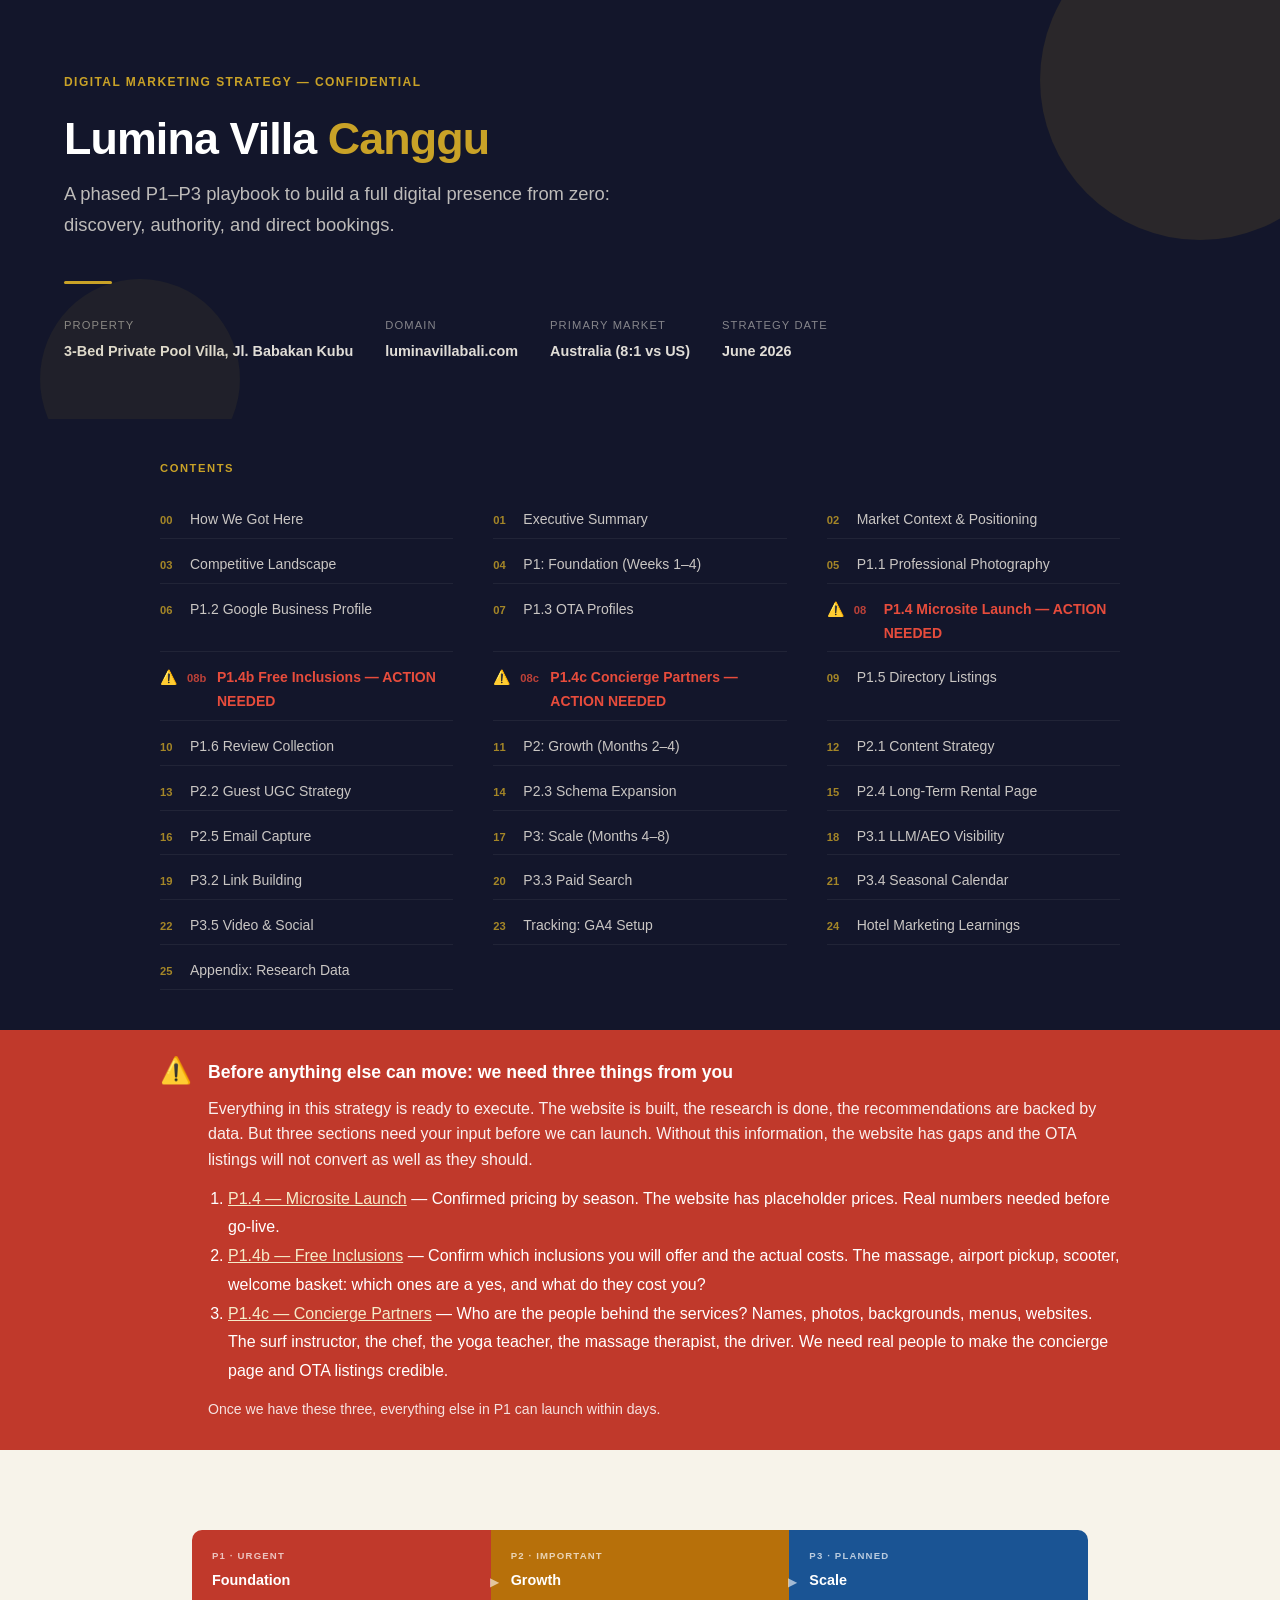
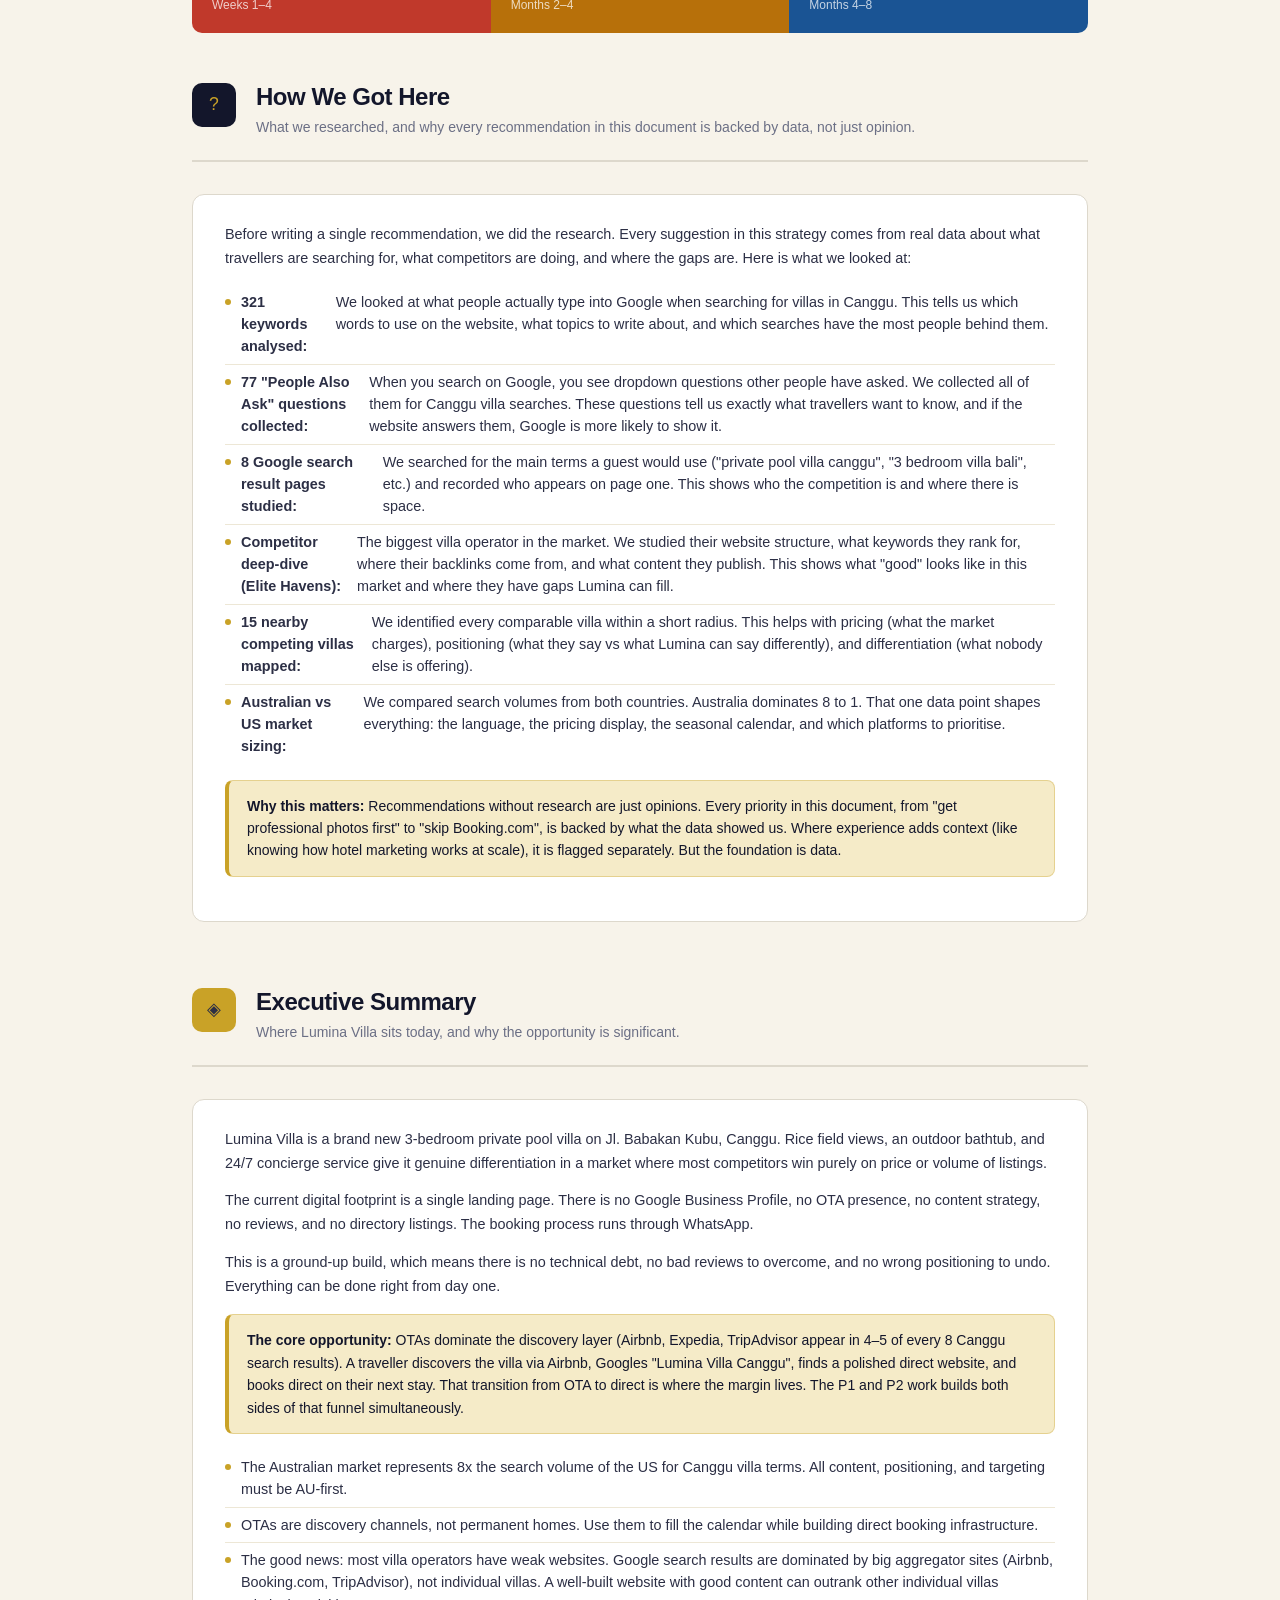
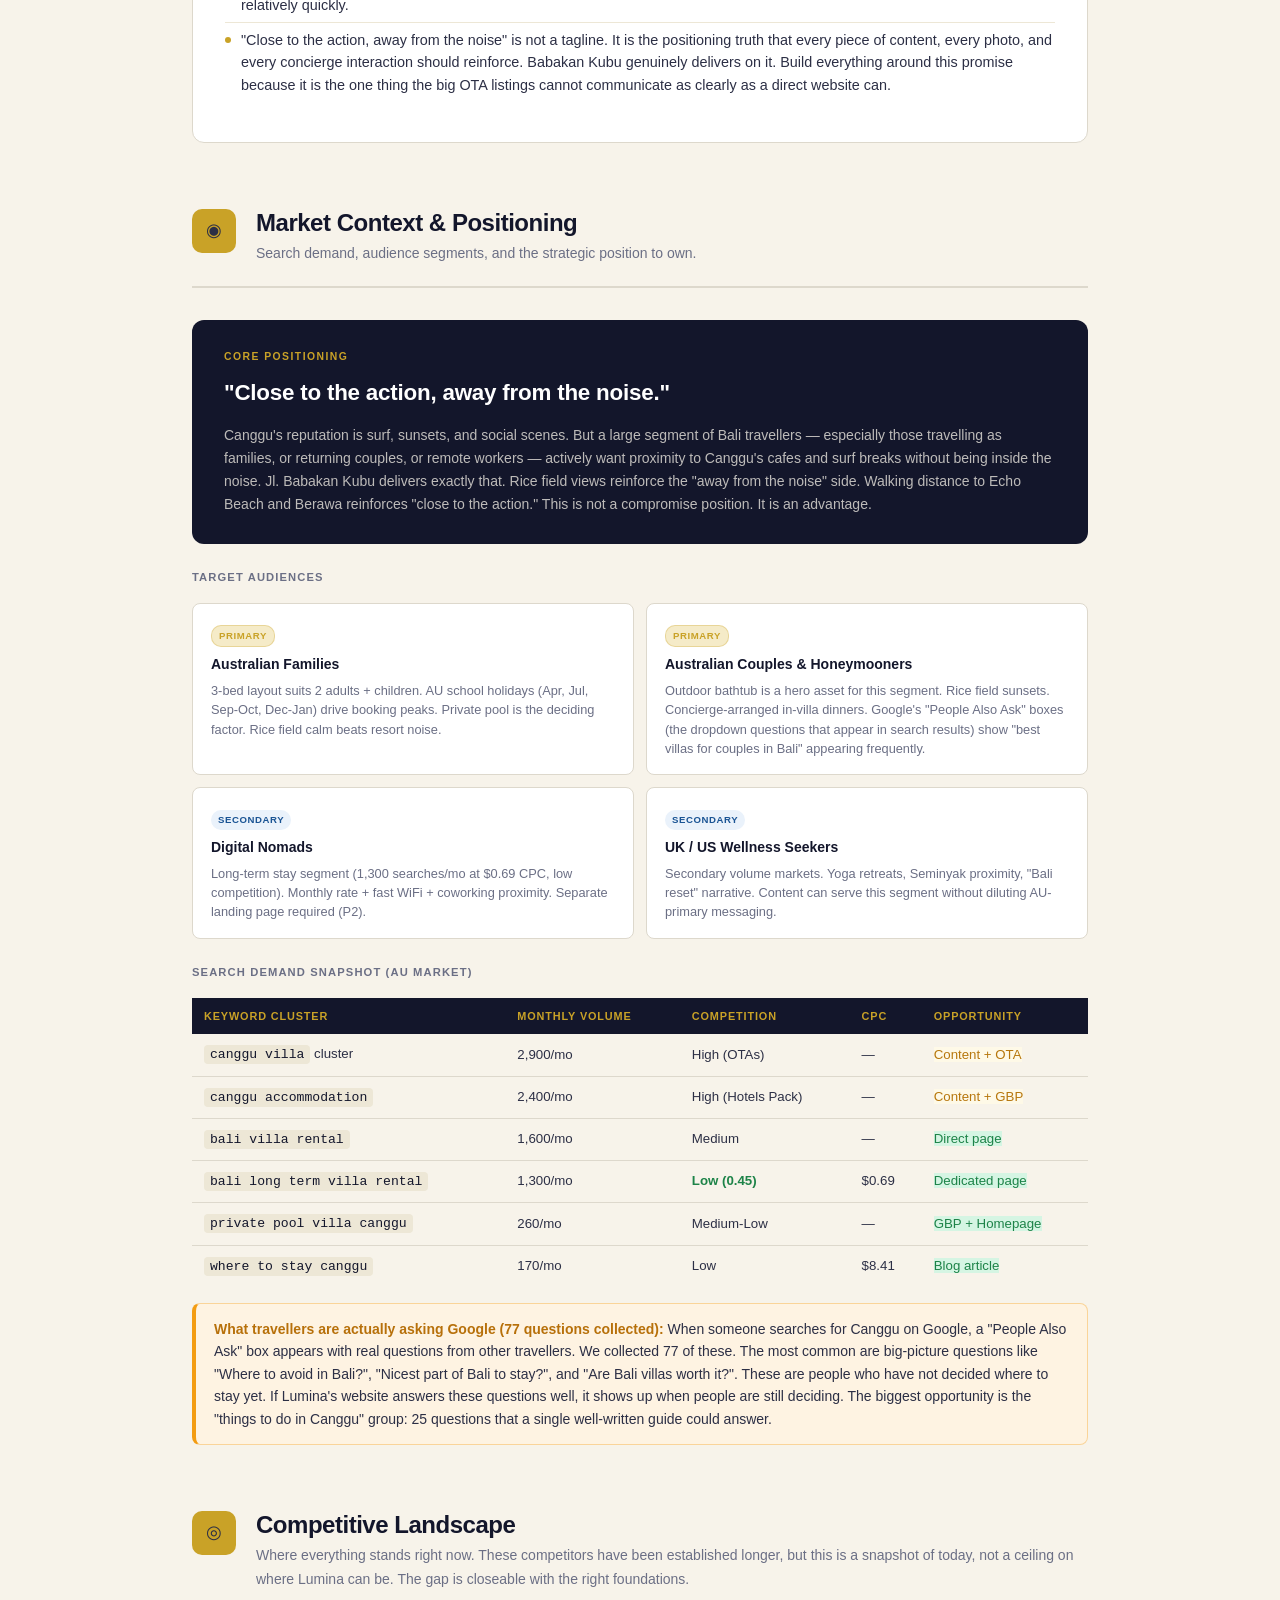
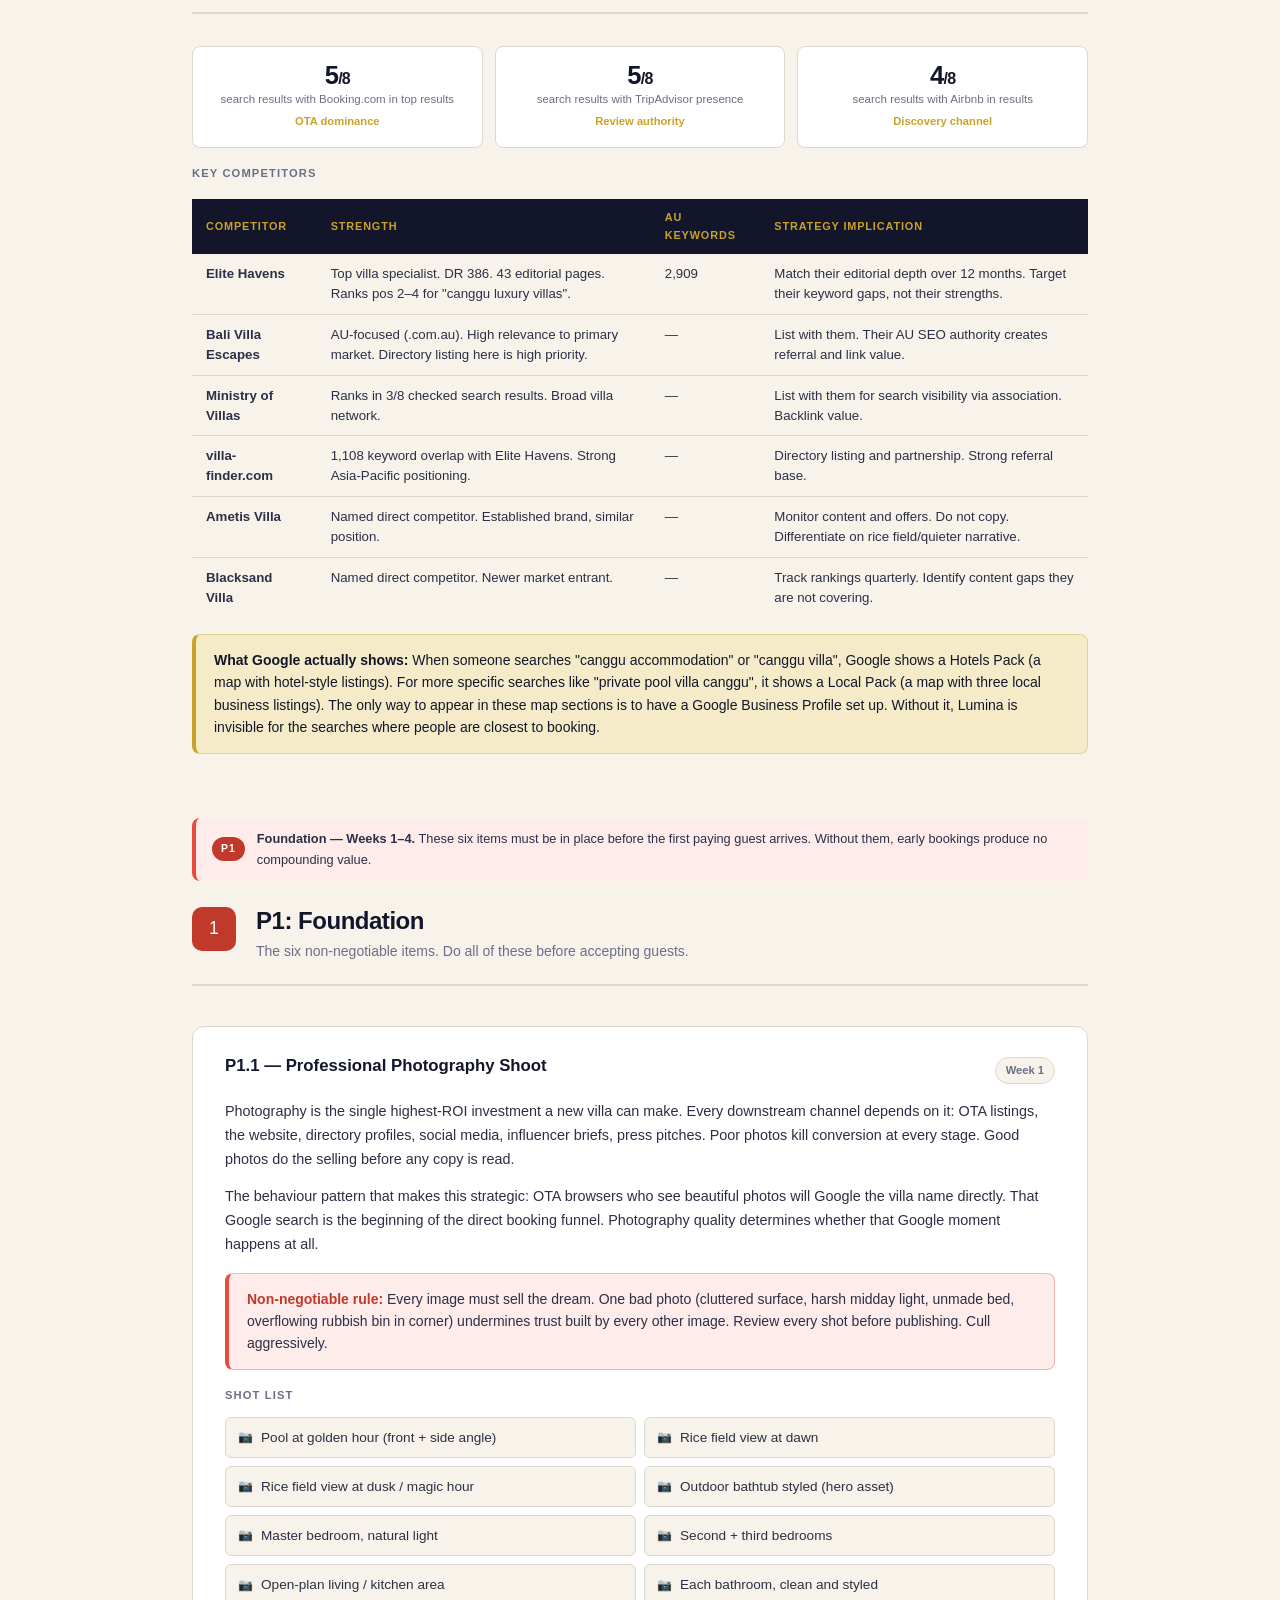
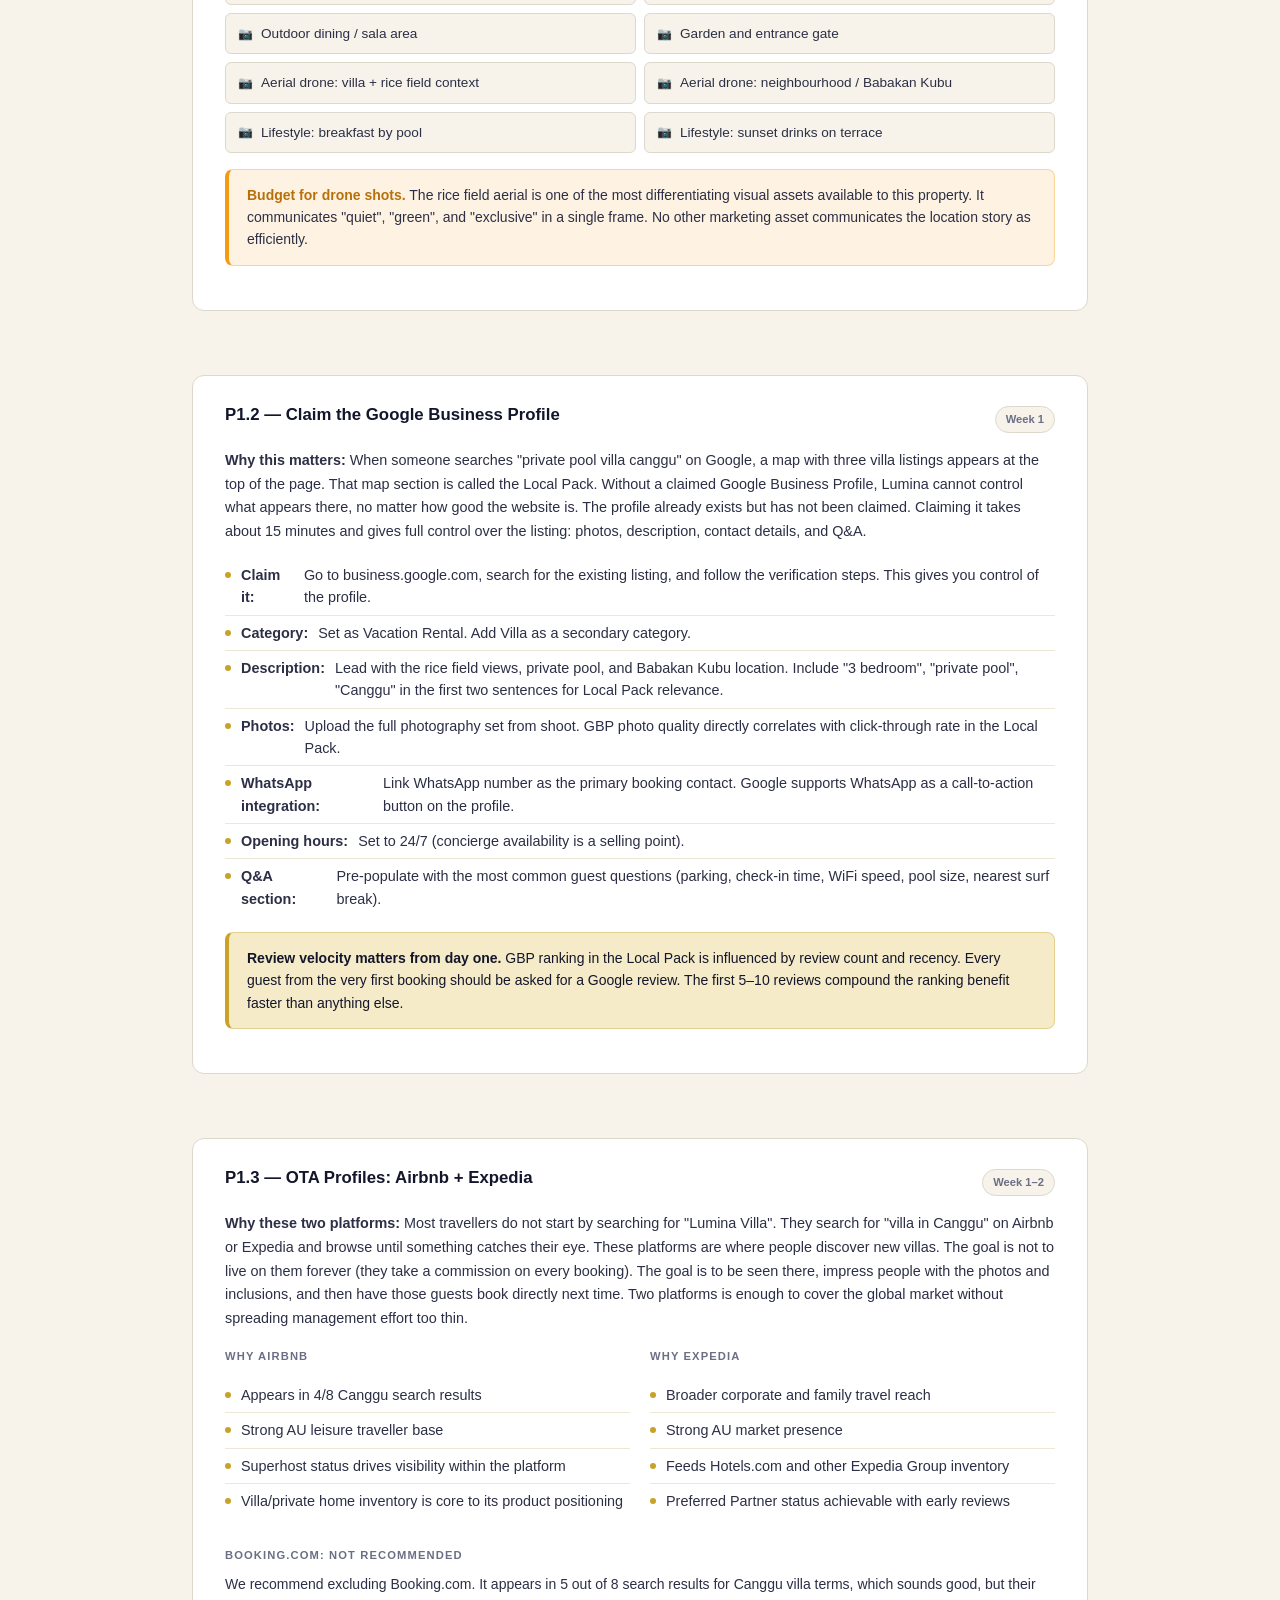
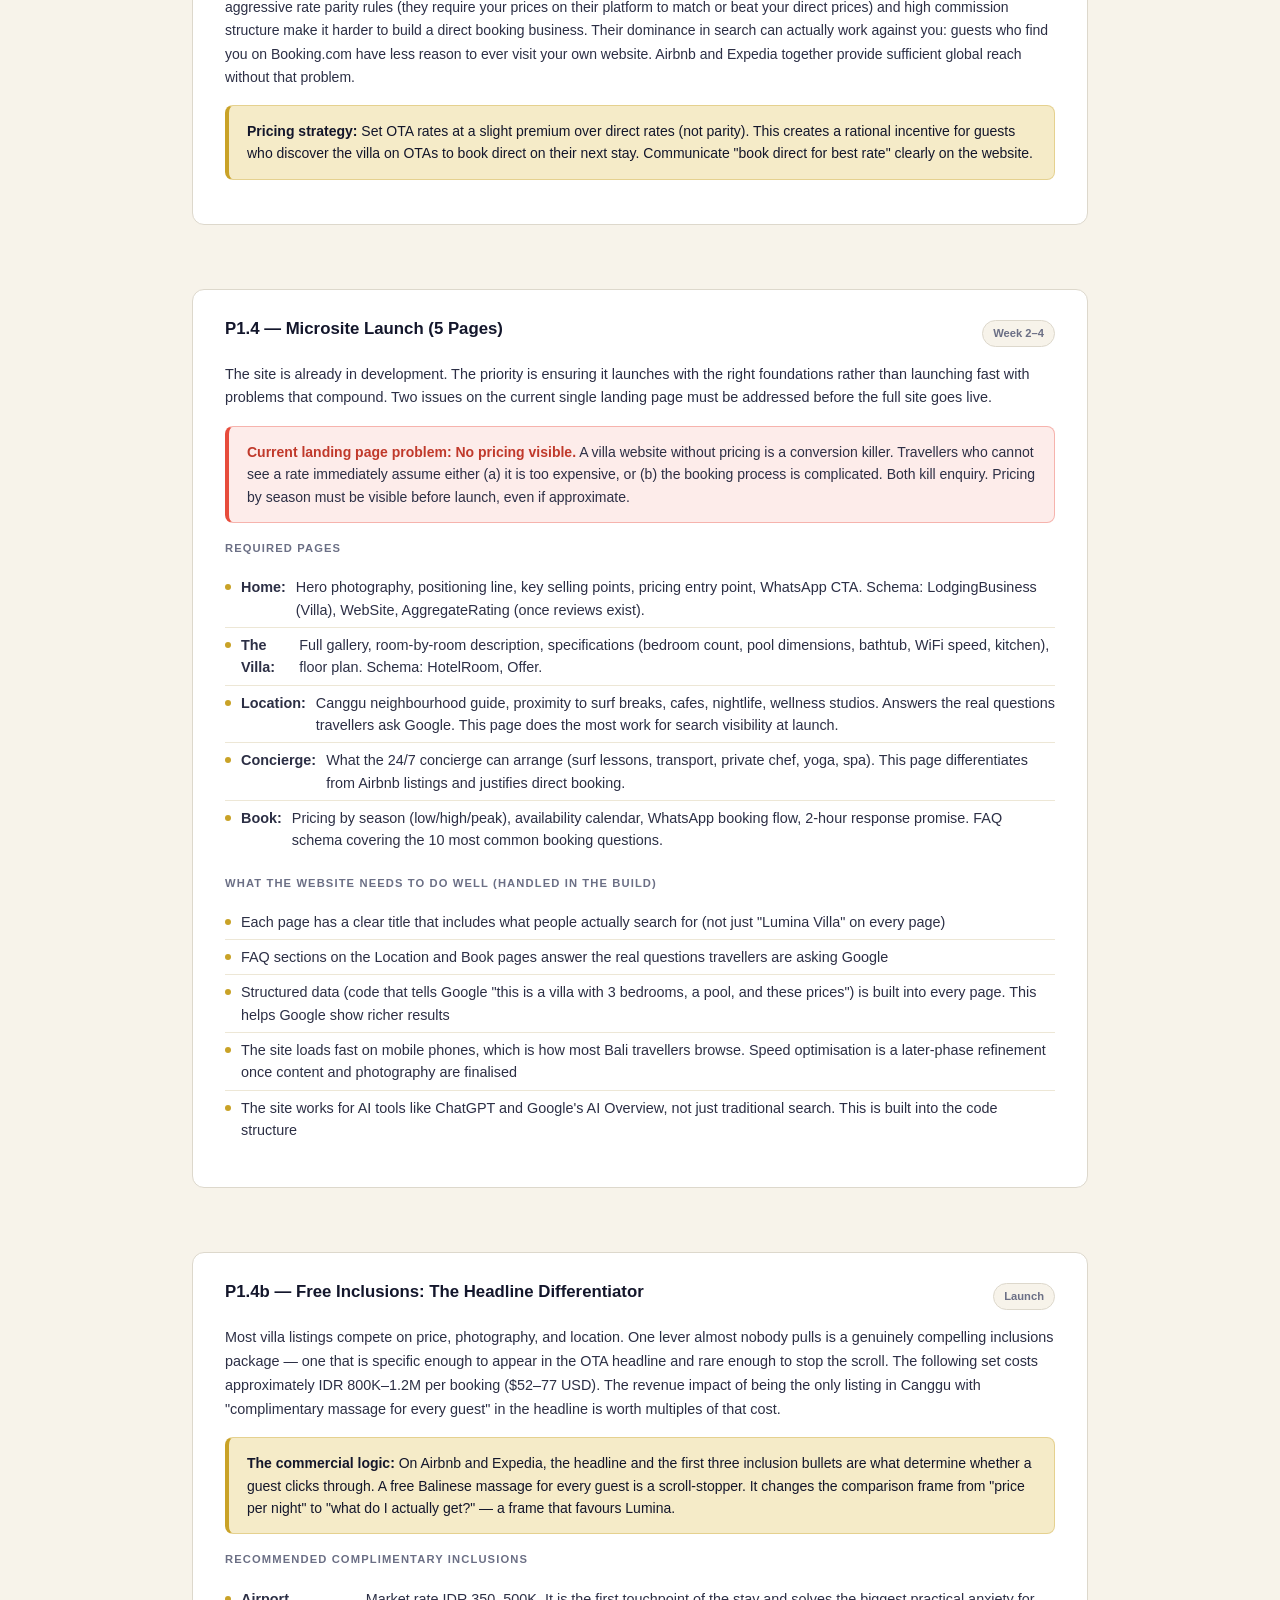
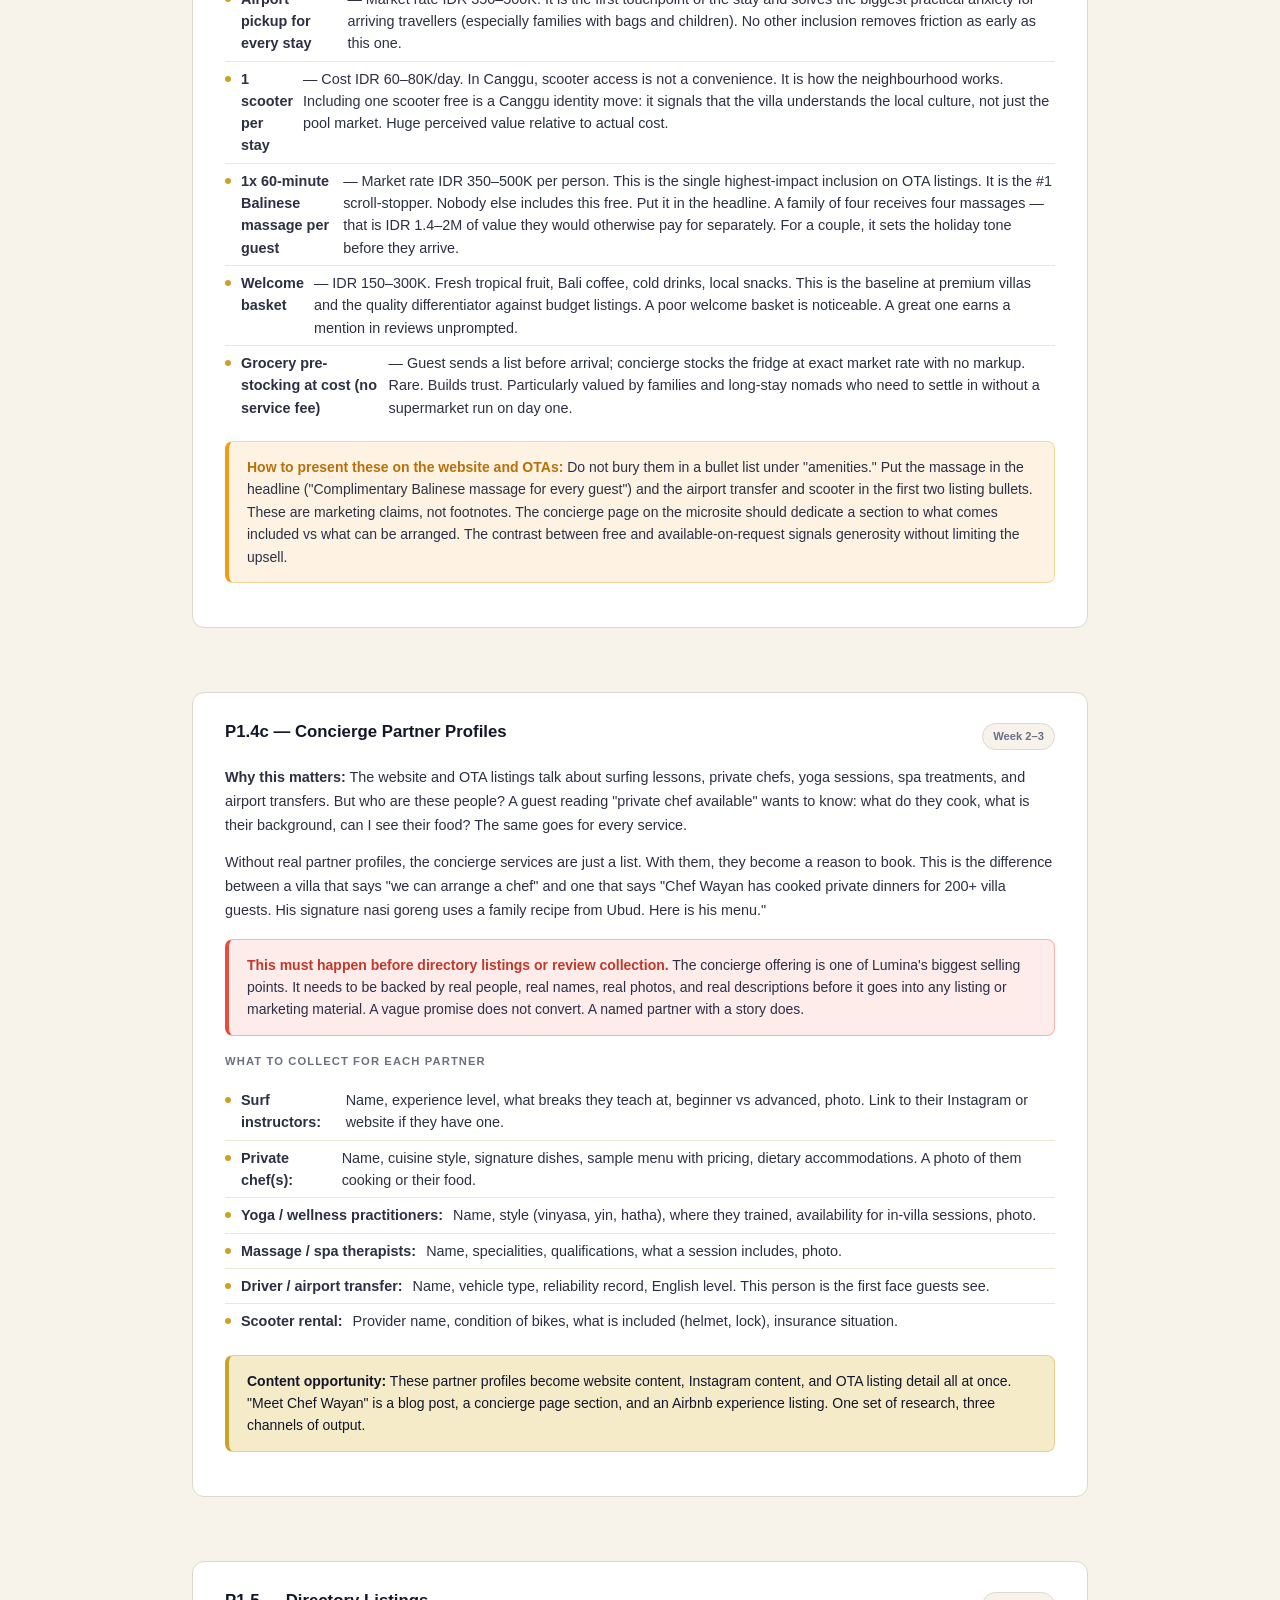
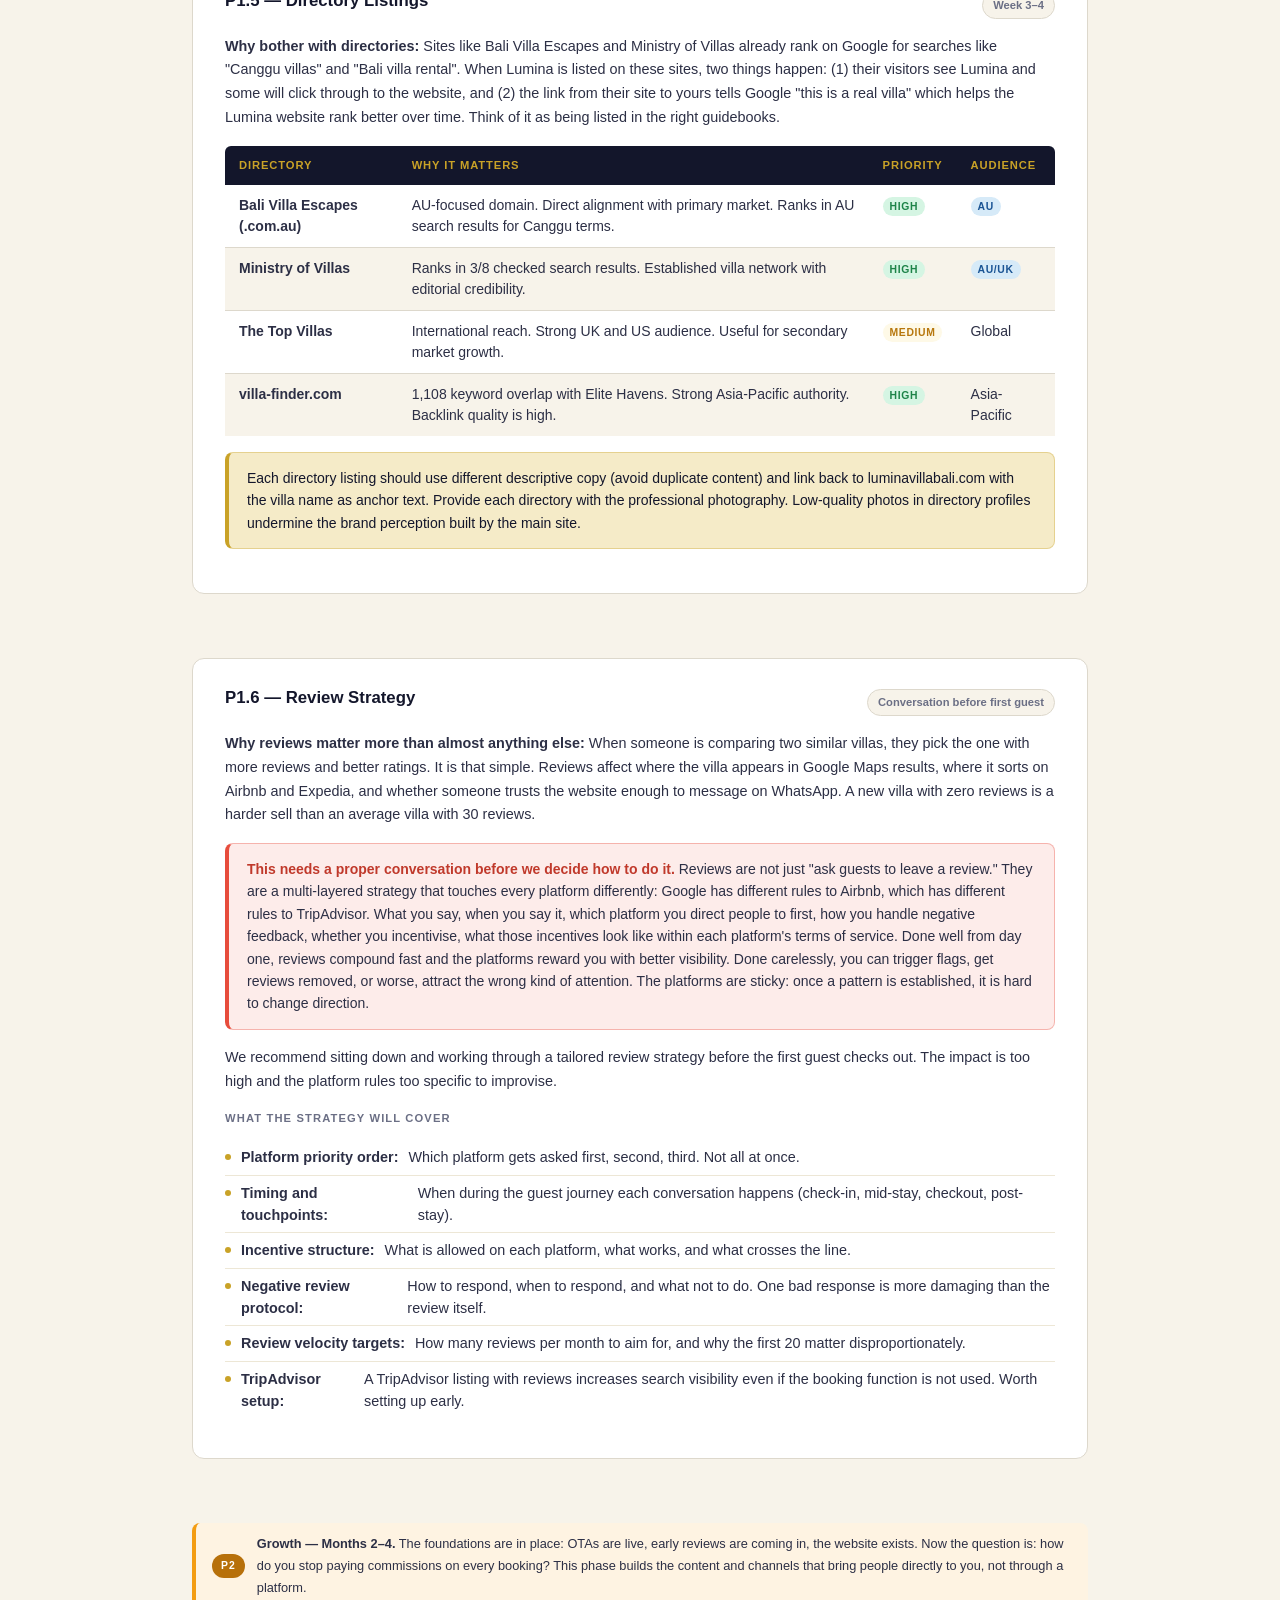
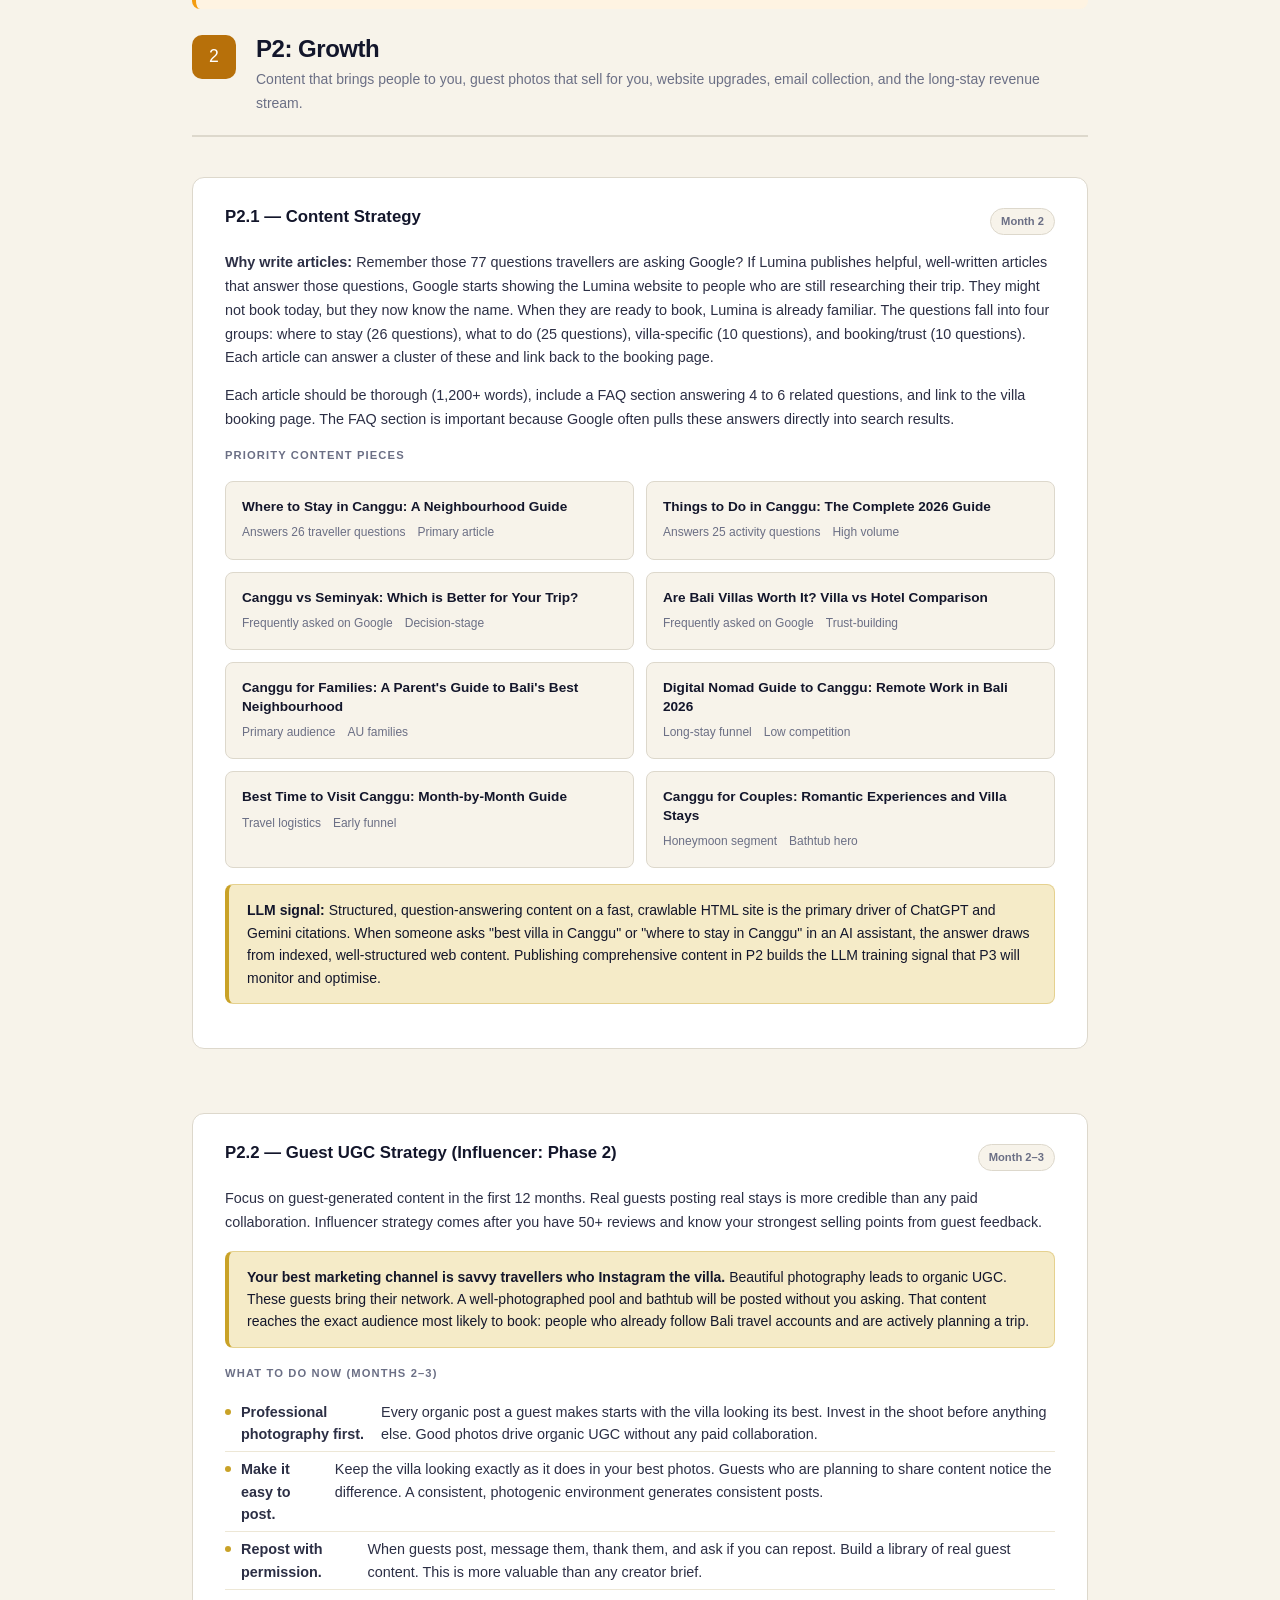
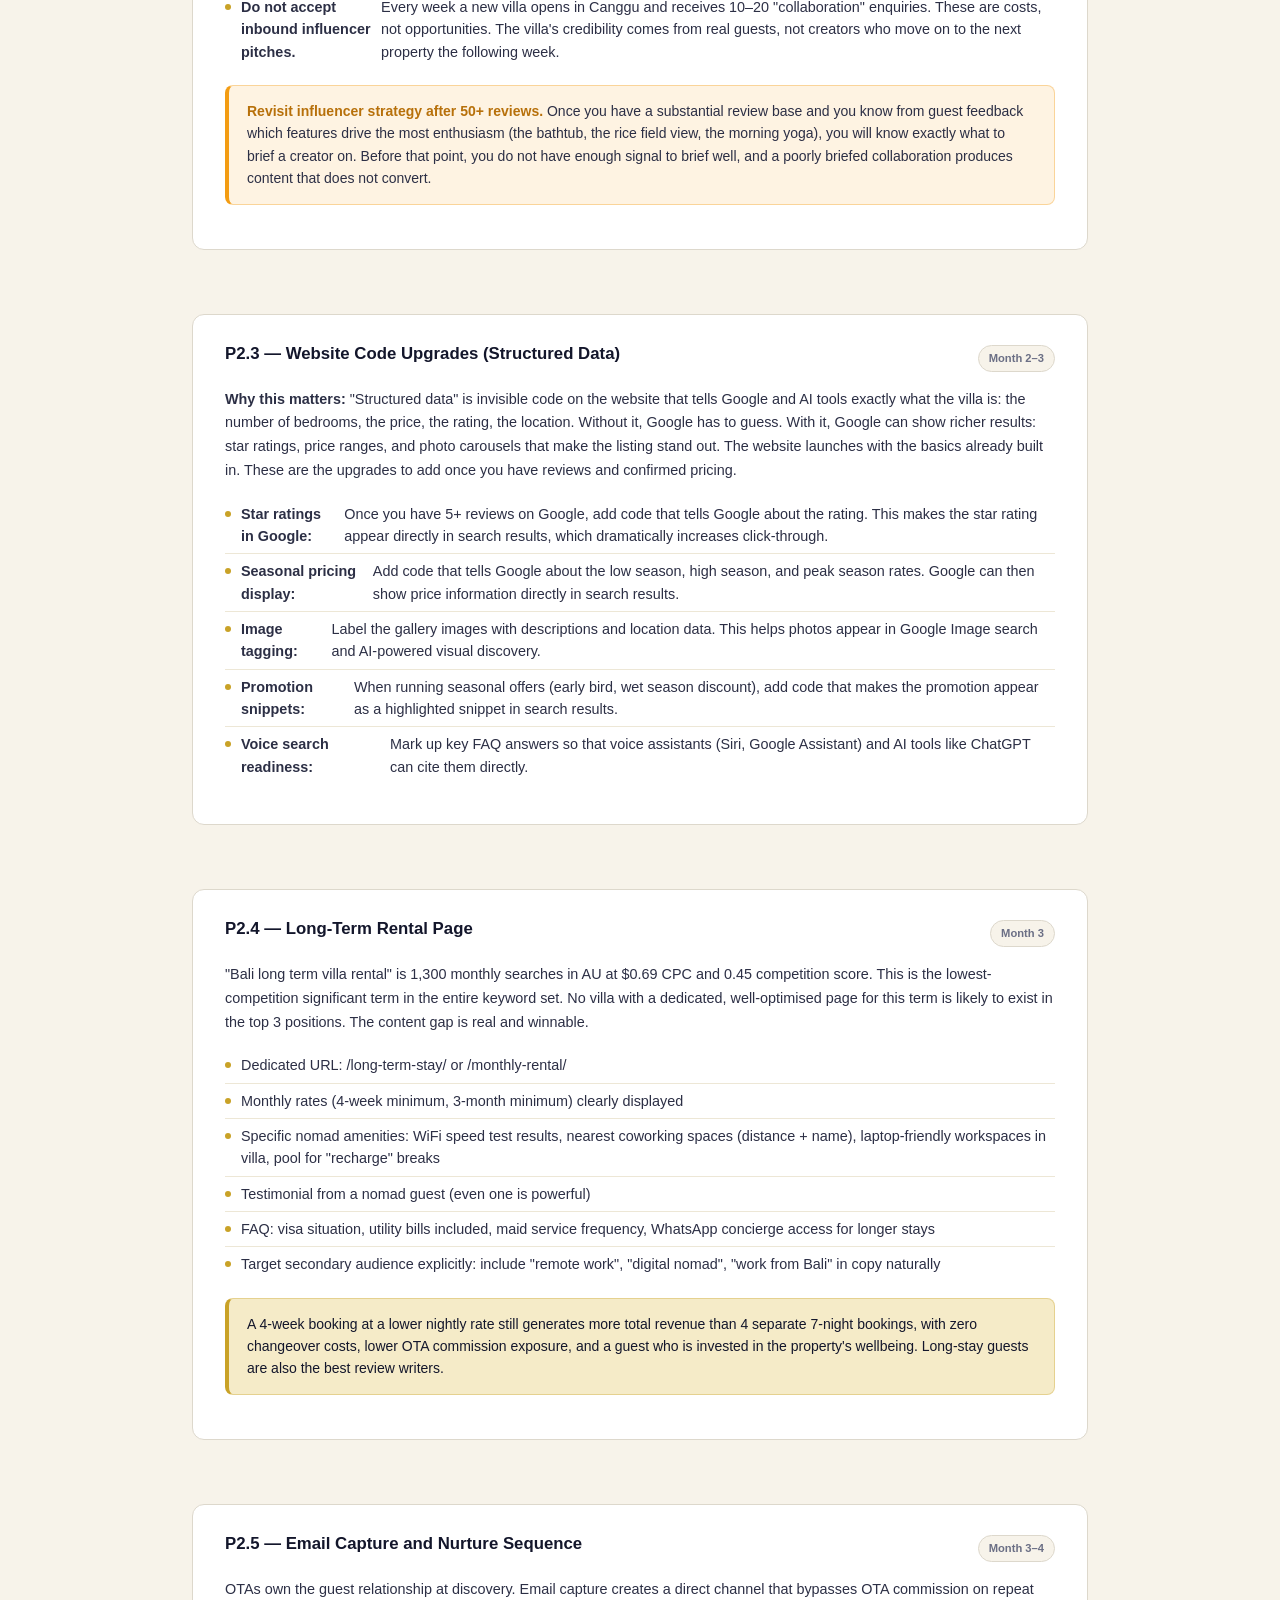
<file: strategy/index.html>
<!DOCTYPE html>
<html lang="en">
<head>
<meta charset="UTF-8">
<meta name="viewport" content="width=device-width, initial-scale=1.0">
<title>Lumina Villa Canggu — Digital Strategy P1–P3</title>
<style>
  *, *::before, *::after { box-sizing: border-box; margin: 0; padding: 0; }

  :root {
    --ink: #13162B;
    --gold: #C9A227;
    --gold-light: #E8C84A;
    --gold-pale: #F5EBC8;
    --bone: #F7F3EA;
    --bone-dark: #EDE7D6;
    --white: #FFFFFF;
    --p1: #C0392B;
    --p1-bg: #FDECEA;
    --p1-border: #E74C3C;
    --p2: #B7700A;
    --p2-bg: #FEF3E2;
    --p2-border: #F39C12;
    --p3: #1A5494;
    --p3-bg: #EAF2FB;
    --p3-border: #2E86C1;
    --text: #2C2F45;
    --muted: #6B6F85;
    --border: #DDD8CC;
  }

  html { font-size: 16px; }

  body {
    font-family: -apple-system, BlinkMacSystemFont, "Segoe UI", Roboto, "Helvetica Neue", Arial, sans-serif;
    background: var(--bone);
    color: var(--text);
    line-height: 1.7;
  }

  /* Cover */
  .cover {
    background: var(--ink);
    color: var(--white);
    padding: 72px 64px 56px;
    position: relative;
    overflow: hidden;
  }
  .cover::before {
    content: '';
    position: absolute;
    top: -80px; right: -80px;
    width: 320px; height: 320px;
    border-radius: 50%;
    background: rgba(201, 162, 39, 0.12);
  }
  .cover::after {
    content: '';
    position: absolute;
    bottom: -60px; left: 40px;
    width: 200px; height: 200px;
    border-radius: 50%;
    background: rgba(201, 162, 39, 0.07);
  }
  .cover-eyebrow {
    font-size: 0.75rem;
    font-weight: 600;
    letter-spacing: 0.12em;
    text-transform: uppercase;
    color: var(--gold);
    margin-bottom: 20px;
  }
  .cover h1 {
    font-size: 2.8rem;
    font-weight: 700;
    line-height: 1.2;
    letter-spacing: -0.02em;
    margin-bottom: 12px;
  }
  .cover h1 span { color: var(--gold); }
  .cover-sub {
    font-size: 1.15rem;
    color: rgba(247, 243, 234, 0.75);
    margin-bottom: 40px;
    max-width: 560px;
  }
  .cover-meta {
    display: flex;
    gap: 32px;
    flex-wrap: wrap;
  }
  .cover-meta-item {
    display: flex;
    flex-direction: column;
    gap: 4px;
  }
  .cover-meta-label {
    font-size: 0.7rem;
    text-transform: uppercase;
    letter-spacing: 0.1em;
    color: rgba(247, 243, 234, 0.5);
  }
  .cover-meta-value {
    font-size: 0.9rem;
    font-weight: 600;
    color: rgba(247, 243, 234, 0.9);
  }
  .cover-divider {
    width: 48px;
    height: 3px;
    background: var(--gold);
    border-radius: 2px;
    margin: 32px 0;
  }

  /* Layout */
  .container {
    max-width: 960px;
    margin: 0 auto;
    padding: 0 32px;
  }

  /* Table of Contents */
  .toc {
    background: var(--ink);
    color: var(--white);
    padding: 40px 64px;
  }
  .toc-inner {
    max-width: 960px;
    margin: 0 auto;
  }
  .toc-title {
    font-size: 0.7rem;
    font-weight: 700;
    letter-spacing: 0.14em;
    text-transform: uppercase;
    color: var(--gold);
    margin-bottom: 24px;
  }
  .toc-grid {
    display: grid;
    grid-template-columns: 1fr 1fr 1fr;
    gap: 8px 40px;
  }
  .toc-item {
    display: flex;
    align-items: baseline;
    gap: 10px;
    text-decoration: none;
    color: rgba(247, 243, 234, 0.8);
    font-size: 0.875rem;
    padding: 6px 0;
    border-bottom: 1px solid rgba(255,255,255,0.06);
    transition: color 0.15s;
  }
  .toc-item:hover { color: var(--gold); }
  .toc-num {
    font-size: 0.7rem;
    font-weight: 700;
    color: var(--gold);
    opacity: 0.8;
    min-width: 20px;
  }

  /* Main content */
  .main { padding: 56px 0 80px; }

  /* Section */
  .section {
    margin-bottom: 64px;
  }

  /* Section Header */
  .section-header {
    display: flex;
    align-items: flex-start;
    gap: 20px;
    margin-bottom: 32px;
    padding-bottom: 20px;
    border-bottom: 2px solid var(--border);
  }
  .section-icon {
    width: 44px;
    height: 44px;
    border-radius: 10px;
    background: var(--gold);
    display: flex;
    align-items: center;
    justify-content: center;
    font-size: 1.1rem;
    flex-shrink: 0;
    margin-top: 2px;
  }
  .section-header-text h2 {
    font-size: 1.5rem;
    font-weight: 700;
    color: var(--ink);
    letter-spacing: -0.02em;
    line-height: 1.3;
  }
  .section-header-text p {
    font-size: 0.875rem;
    color: var(--muted);
    margin-top: 4px;
  }

  /* Priority Badge */
  .priority-band {
    display: flex;
    align-items: center;
    gap: 12px;
    padding: 10px 16px;
    border-radius: 8px;
    margin-bottom: 24px;
    font-size: 0.8rem;
  }
  .priority-band.p1 { background: var(--p1-bg); border-left: 4px solid var(--p1-border); }
  .priority-band.p2 { background: var(--p2-bg); border-left: 4px solid var(--p2-border); }
  .priority-band.p3 { background: var(--p3-bg); border-left: 4px solid var(--p3-border); }
  .priority-pill {
    font-size: 0.65rem;
    font-weight: 800;
    letter-spacing: 0.1em;
    text-transform: uppercase;
    padding: 3px 9px;
    border-radius: 20px;
    flex-shrink: 0;
  }
  .p1 .priority-pill { background: var(--p1); color: #fff; }
  .p2 .priority-pill { background: var(--p2); color: #fff; }
  .p3 .priority-pill { background: var(--p3); color: #fff; }
  .priority-band-text { color: var(--text); font-weight: 500; }

  /* Cards */
  .card {
    background: var(--white);
    border: 1px solid var(--border);
    border-radius: 12px;
    padding: 28px 32px;
    margin-bottom: 20px;
    position: relative;
  }
  .card-header {
    display: flex;
    align-items: flex-start;
    justify-content: space-between;
    gap: 16px;
    margin-bottom: 16px;
  }
  .card-title {
    font-size: 1.05rem;
    font-weight: 700;
    color: var(--ink);
    line-height: 1.3;
  }
  .card-number {
    font-size: 0.7rem;
    font-weight: 800;
    color: var(--muted);
    background: var(--bone);
    border: 1px solid var(--border);
    border-radius: 20px;
    padding: 3px 10px;
    white-space: nowrap;
    flex-shrink: 0;
    margin-top: 2px;
  }
  .card p {
    font-size: 0.9rem;
    color: var(--text);
    margin-bottom: 14px;
    line-height: 1.65;
  }
  .card p:last-child { margin-bottom: 0; }

  /* Callout / Insight box */
  .callout {
    background: var(--gold-pale);
    border: 1px solid rgba(201, 162, 39, 0.35);
    border-left: 4px solid var(--gold);
    border-radius: 8px;
    padding: 14px 18px;
    font-size: 0.875rem;
    color: var(--ink);
    margin: 16px 0;
    line-height: 1.6;
  }
  .callout strong { color: var(--ink); }

  .callout-warning {
    background: #FEF3E2;
    border: 1px solid rgba(243, 156, 18, 0.35);
    border-left: 4px solid #F39C12;
    border-radius: 8px;
    padding: 14px 18px;
    font-size: 0.875rem;
    color: var(--text);
    margin: 16px 0;
    line-height: 1.6;
  }
  .callout-warning strong { color: var(--p2); }

  .callout-critical {
    background: var(--p1-bg);
    border: 1px solid rgba(231, 76, 60, 0.35);
    border-left: 4px solid var(--p1-border);
    border-radius: 8px;
    padding: 14px 18px;
    font-size: 0.875rem;
    color: var(--text);
    margin: 16px 0;
    line-height: 1.6;
  }
  .callout-critical strong { color: var(--p1); }

  /* Lists */
  .styled-list {
    list-style: none;
    padding: 0;
    margin: 12px 0;
  }
  .styled-list li {
    display: flex;
    align-items: flex-start;
    gap: 10px;
    font-size: 0.9rem;
    padding: 6px 0;
    border-bottom: 1px solid var(--bone-dark);
    line-height: 1.55;
  }
  .styled-list li:last-child { border-bottom: none; }
  .styled-list li::before {
    content: '';
    width: 6px;
    height: 6px;
    border-radius: 50%;
    background: var(--gold);
    margin-top: 8px;
    flex-shrink: 0;
  }

  /* Checklist */
  .checklist {
    list-style: none;
    padding: 0;
    margin: 12px 0;
  }
  .checklist li {
    display: flex;
    align-items: flex-start;
    gap: 10px;
    font-size: 0.875rem;
    padding: 5px 0;
    color: var(--text);
    line-height: 1.5;
  }
  .check-box {
    width: 16px;
    height: 16px;
    border: 2px solid var(--border);
    border-radius: 3px;
    flex-shrink: 0;
    margin-top: 2px;
  }

  /* Shot list grid */
  .shot-grid {
    display: grid;
    grid-template-columns: 1fr 1fr;
    gap: 8px;
    margin: 12px 0;
  }
  .shot-item {
    display: flex;
    align-items: center;
    gap: 8px;
    font-size: 0.85rem;
    background: var(--bone);
    border: 1px solid var(--border);
    border-radius: 6px;
    padding: 8px 12px;
    color: var(--text);
  }
  .shot-item::before {
    content: '📷';
    font-size: 0.75rem;
  }

  /* Directory table */
  .dir-table {
    width: 100%;
    border-collapse: collapse;
    font-size: 0.875rem;
    margin: 16px 0;
  }
  .dir-table th {
    background: var(--ink);
    color: var(--gold);
    font-size: 0.7rem;
    font-weight: 700;
    letter-spacing: 0.08em;
    text-transform: uppercase;
    padding: 10px 14px;
    text-align: left;
  }
  .dir-table th:first-child { border-radius: 6px 0 0 0; }
  .dir-table th:last-child { border-radius: 0 6px 0 0; }
  .dir-table td {
    padding: 10px 14px;
    border-bottom: 1px solid var(--border);
    vertical-align: top;
    line-height: 1.5;
  }
  .dir-table tr:nth-child(even) td { background: var(--bone); }
  .dir-table tr:last-child td { border-bottom: none; }
  .dir-table .tag {
    display: inline-block;
    font-size: 0.65rem;
    font-weight: 700;
    padding: 2px 7px;
    border-radius: 10px;
    text-transform: uppercase;
    letter-spacing: 0.06em;
  }
  .tag-high { background: #D5F5E3; color: #1D8348; }
  .tag-med { background: #FEF9E7; color: #B7770D; }
  .tag-low { background: var(--bone-dark); color: var(--muted); }
  .tag-au { background: #D6EAF8; color: #1A5494; }

  /* KPI table */
  .kpi-table {
    width: 100%;
    border-collapse: collapse;
    font-size: 0.875rem;
    margin: 16px 0;
  }
  .kpi-table th {
    padding: 10px 16px;
    text-align: left;
    font-size: 0.7rem;
    font-weight: 700;
    letter-spacing: 0.08em;
    text-transform: uppercase;
  }
  .kpi-table th:first-child {
    background: var(--ink);
    color: var(--gold);
    border-radius: 6px 0 0 0;
    width: 38%;
  }
  .kpi-table th.col-p1 { background: var(--p1); color: #fff; }
  .kpi-table th.col-p2 { background: var(--p2); color: #fff; }
  .kpi-table th.col-p3 { background: var(--p3); color: #fff; }
  .kpi-table th:last-child { border-radius: 0 6px 0 0; }
  .kpi-table td {
    padding: 11px 16px;
    border-bottom: 1px solid var(--border);
    vertical-align: middle;
  }
  .kpi-table tr:nth-child(even) td { background: var(--bone); }
  .kpi-table tr:last-child td { border-bottom: none; }
  .kpi-table td:first-child { font-weight: 600; color: var(--ink); }
  .kpi-val {
    font-weight: 700;
    font-size: 0.95rem;
  }
  .kpi-val.p1-val { color: var(--p1); }
  .kpi-val.p2-val { color: var(--p2); }
  .kpi-val.p3-val { color: var(--p3); }

  /* Keyword table */
  .kw-table {
    width: 100%;
    border-collapse: collapse;
    font-size: 0.83rem;
    margin: 16px 0;
  }
  .kw-table th {
    background: var(--ink);
    color: var(--gold);
    font-size: 0.68rem;
    font-weight: 700;
    letter-spacing: 0.08em;
    text-transform: uppercase;
    padding: 9px 12px;
    text-align: left;
  }
  .kw-table td {
    padding: 9px 12px;
    border-bottom: 1px solid var(--border);
    vertical-align: middle;
  }
  .kw-table tr:nth-child(even) td { background: var(--bone); }
  .kw-table tr:last-child td { border-bottom: none; }
  .kw-table code {
    font-family: "SF Mono", "Fira Code", Consolas, monospace;
    font-size: 0.82rem;
    background: var(--bone-dark);
    padding: 2px 6px;
    border-radius: 4px;
    color: var(--ink);
  }

  /* Content calendar */
  .content-grid {
    display: grid;
    grid-template-columns: 1fr 1fr;
    gap: 12px;
    margin: 16px 0;
  }
  .content-card {
    background: var(--bone);
    border: 1px solid var(--border);
    border-radius: 8px;
    padding: 16px;
  }
  .content-card-title {
    font-size: 0.85rem;
    font-weight: 700;
    color: var(--ink);
    margin-bottom: 6px;
    line-height: 1.35;
  }
  .content-card-meta {
    font-size: 0.75rem;
    color: var(--muted);
    display: flex;
    gap: 12px;
    flex-wrap: wrap;
  }
  .content-card-meta span {
    display: flex;
    align-items: center;
    gap: 4px;
  }

  /* Positioning block */
  .positioning-block {
    background: var(--ink);
    color: var(--white);
    border-radius: 12px;
    padding: 28px 32px;
    margin: 24px 0;
  }
  .positioning-block-label {
    font-size: 0.65rem;
    font-weight: 700;
    letter-spacing: 0.14em;
    text-transform: uppercase;
    color: var(--gold);
    margin-bottom: 12px;
  }
  .positioning-block-quote {
    font-size: 1.4rem;
    font-weight: 700;
    line-height: 1.35;
    letter-spacing: -0.01em;
    color: var(--white);
    margin-bottom: 16px;
  }
  .positioning-block p {
    font-size: 0.875rem;
    color: rgba(247, 243, 234, 0.75);
    line-height: 1.65;
  }

  /* Audience grid */
  .audience-grid {
    display: grid;
    grid-template-columns: 1fr 1fr;
    gap: 12px;
    margin: 16px 0;
  }
  .audience-card {
    background: var(--white);
    border: 1px solid var(--border);
    border-radius: 8px;
    padding: 16px 18px;
  }
  .audience-card-name {
    font-size: 0.875rem;
    font-weight: 700;
    color: var(--ink);
    margin-bottom: 4px;
  }
  .audience-card-note {
    font-size: 0.8rem;
    color: var(--muted);
    line-height: 1.5;
  }
  .audience-card-badge {
    display: inline-block;
    font-size: 0.6rem;
    font-weight: 700;
    padding: 2px 7px;
    border-radius: 10px;
    text-transform: uppercase;
    letter-spacing: 0.06em;
    margin-bottom: 6px;
  }
  .badge-primary { background: var(--gold-pale); color: var(--gold); border: 1px solid rgba(201,162,39,0.3); }
  .badge-secondary { background: var(--p3-bg); color: var(--p3); }

  /* Vetting checklist */
  .vetting-grid {
    display: grid;
    grid-template-columns: 1fr 1fr;
    gap: 8px;
    margin: 16px 0;
  }
  .vetting-item {
    display: flex;
    align-items: flex-start;
    gap: 10px;
    background: var(--bone);
    border: 1px solid var(--border);
    border-radius: 6px;
    padding: 10px 12px;
    font-size: 0.825rem;
    color: var(--text);
    line-height: 1.4;
  }
  .vetting-item .check-box { margin-top: 1px; }

  /* Timeline strip */
  .timeline {
    display: flex;
    gap: 0;
    margin: 24px 0;
    border-radius: 10px;
    overflow: hidden;
  }
  .timeline-phase {
    flex: 1;
    padding: 18px 20px;
    position: relative;
  }
  .timeline-phase:not(:last-child)::after {
    content: '▶';
    position: absolute;
    right: -8px;
    top: 50%;
    transform: translateY(-50%);
    font-size: 0.75rem;
    z-index: 1;
    color: rgba(255,255,255,0.6);
  }
  .timeline-phase.tp1 { background: var(--p1); }
  .timeline-phase.tp2 { background: var(--p2); }
  .timeline-phase.tp3 { background: var(--p3); }
  .timeline-phase-label {
    font-size: 0.6rem;
    font-weight: 800;
    letter-spacing: 0.12em;
    text-transform: uppercase;
    color: rgba(255,255,255,0.7);
    margin-bottom: 4px;
  }
  .timeline-phase-title {
    font-size: 0.9rem;
    font-weight: 700;
    color: #fff;
    margin-bottom: 2px;
  }
  .timeline-phase-period {
    font-size: 0.75rem;
    color: rgba(255,255,255,0.75);
  }

  /* Search data */
  .serp-insight {
    display: grid;
    grid-template-columns: repeat(3, 1fr);
    gap: 12px;
    margin: 16px 0;
  }
  .serp-stat {
    background: var(--white);
    border: 1px solid var(--border);
    border-radius: 8px;
    padding: 16px;
    text-align: center;
  }
  .serp-stat-num {
    font-size: 1.6rem;
    font-weight: 800;
    color: var(--ink);
    letter-spacing: -0.03em;
    line-height: 1;
    margin-bottom: 4px;
  }
  .serp-stat-label {
    font-size: 0.72rem;
    color: var(--muted);
    line-height: 1.35;
  }
  .serp-stat-sub {
    font-size: 0.7rem;
    font-weight: 600;
    color: var(--gold);
    margin-top: 4px;
  }

  /* Competitive row */
  .comp-table {
    width: 100%;
    border-collapse: collapse;
    font-size: 0.83rem;
    margin: 16px 0;
  }
  .comp-table th {
    background: var(--ink);
    color: var(--gold);
    font-size: 0.68rem;
    font-weight: 700;
    letter-spacing: 0.08em;
    text-transform: uppercase;
    padding: 9px 14px;
    text-align: left;
  }
  .comp-table td {
    padding: 10px 14px;
    border-bottom: 1px solid var(--border);
    vertical-align: top;
    line-height: 1.5;
  }
  .comp-table tr:nth-child(even) td { background: var(--bone); }
  .comp-table tr:last-child td { border-bottom: none; }

  /* Appendix */
  .appendix {
    background: var(--ink);
    color: var(--white);
    padding: 48px 64px;
    margin-top: 0;
  }
  .appendix-inner { max-width: 960px; margin: 0 auto; }
  .appendix h2 {
    font-size: 1.2rem;
    font-weight: 700;
    color: var(--gold);
    margin-bottom: 8px;
  }
  .appendix p {
    font-size: 0.875rem;
    color: rgba(247, 243, 234, 0.75);
    margin-bottom: 16px;
    line-height: 1.65;
  }
  .appendix-grid {
    display: grid;
    grid-template-columns: repeat(4, 1fr);
    gap: 16px;
    margin: 24px 0;
  }
  .appendix-stat {
    border: 1px solid rgba(255,255,255,0.12);
    border-radius: 8px;
    padding: 16px;
    text-align: center;
  }
  .appendix-stat-num {
    font-size: 1.8rem;
    font-weight: 800;
    color: var(--gold);
    letter-spacing: -0.03em;
  }
  .appendix-stat-label {
    font-size: 0.72rem;
    color: rgba(247, 243, 234, 0.6);
    margin-top: 4px;
    line-height: 1.35;
  }

  /* Footer */
  .footer {
    background: var(--bone-dark);
    padding: 20px 64px;
    display: flex;
    justify-content: space-between;
    align-items: center;
    border-top: 1px solid var(--border);
  }
  .footer-left { font-size: 0.78rem; color: var(--muted); }
  .footer-right {
    font-size: 0.78rem;
    color: var(--muted);
    text-align: right;
  }
  .footer-brand {
    font-size: 0.8rem;
    font-weight: 700;
    color: var(--ink);
    letter-spacing: 0.04em;
  }

  /* Utility */
  .label {
    font-size: 0.7rem;
    font-weight: 700;
    letter-spacing: 0.1em;
    text-transform: uppercase;
    color: var(--muted);
    margin-bottom: 8px;
  }
  .divider {
    border: none;
    border-top: 1px solid var(--border);
    margin: 28px 0;
  }
  .two-col {
    display: grid;
    grid-template-columns: 1fr 1fr;
    gap: 20px;
    margin: 16px 0;
  }
  .gold-text { color: var(--gold); }
  .ink-text { color: var(--ink); }

  @media print {
    .cover { padding: 48px; }
    .toc { padding: 28px 48px; }
    .main { padding: 40px 0 60px; }
    body { background: white; }
    .card { break-inside: avoid; }
    .section { break-inside: avoid; }
  }

  @media (max-width: 720px) {
    .cover { padding: 40px 24px; }
    .cover h1 { font-size: 1.9rem; }
    .toc { padding: 28px 24px; }
    .toc-grid { grid-template-columns: 1fr; }
    .container { padding: 0 20px; }
    .shot-grid, .two-col, .audience-grid, .vetting-grid, .content-grid, .serp-insight { grid-template-columns: 1fr; }
    .appendix-grid { grid-template-columns: 1fr 1fr; }
    .appendix { padding: 32px 24px; }
    .footer { flex-direction: column; gap: 8px; padding: 16px 24px; text-align: center; }
    .timeline { flex-direction: column; }
    .timeline-phase:not(:last-child)::after { content: none; }
  }
</style>
</head>
<body>

<!-- COVER -->
<div class="cover">
  <div class="cover-eyebrow">Digital Marketing Strategy — Confidential</div>
  <h1>Lumina Villa <span>Canggu</span></h1>
  <p class="cover-sub">A phased P1–P3 playbook to build a full digital presence from zero: discovery, authority, and direct bookings.</p>
  <div class="cover-divider"></div>
  <div class="cover-meta">
    <div class="cover-meta-item">
      <span class="cover-meta-label">Property</span>
      <span class="cover-meta-value">3-Bed Private Pool Villa, Jl. Babakan Kubu</span>
    </div>
    <div class="cover-meta-item">
      <span class="cover-meta-label">Domain</span>
      <span class="cover-meta-value">luminavillabali.com</span>
    </div>
    <div class="cover-meta-item">
      <span class="cover-meta-label">Primary Market</span>
      <span class="cover-meta-value">Australia (8:1 vs US)</span>
    </div>
    <div class="cover-meta-item">
      <span class="cover-meta-label">Strategy Date</span>
      <span class="cover-meta-value">June 2026</span>
    </div>
  </div>
</div>

<!-- TABLE OF CONTENTS -->
<div class="toc">
  <div class="toc-inner">
    <div class="toc-title">Contents</div>
    <div class="toc-grid">
      <a href="#methodology" class="toc-item"><span class="toc-num">00</span>How We Got Here</a>
      <a href="#exec-summary" class="toc-item"><span class="toc-num">01</span>Executive Summary</a>
      <a href="#market-context" class="toc-item"><span class="toc-num">02</span>Market Context &amp; Positioning</a>
      <a href="#competitive" class="toc-item"><span class="toc-num">03</span>Competitive Landscape</a>
      <a href="#p1-foundation" class="toc-item"><span class="toc-num">04</span>P1: Foundation (Weeks 1–4)</a>
      <a href="#p1-photography" class="toc-item"><span class="toc-num">05</span>P1.1 Professional Photography</a>
      <a href="#p1-gbp" class="toc-item"><span class="toc-num">06</span>P1.2 Google Business Profile</a>
      <a href="#p1-ota" class="toc-item"><span class="toc-num">07</span>P1.3 OTA Profiles</a>
      <a href="#p1-site" class="toc-item" style="color: #E74C3C; font-weight: 700;">⚠️ <span class="toc-num" style="color: #E74C3C;">08</span>P1.4 Microsite Launch — ACTION NEEDED</a>
      <a href="#p1-inclusions" class="toc-item" style="color: #E74C3C; font-weight: 700;">⚠️ <span class="toc-num" style="color: #E74C3C;">08b</span>P1.4b Free Inclusions — ACTION NEEDED</a>
      <a href="#p1-partners" class="toc-item" style="color: #E74C3C; font-weight: 700;">⚠️ <span class="toc-num" style="color: #E74C3C;">08c</span>P1.4c Concierge Partners — ACTION NEEDED</a>
      <a href="#p1-directories" class="toc-item"><span class="toc-num">09</span>P1.5 Directory Listings</a>
      <a href="#p1-reviews" class="toc-item"><span class="toc-num">10</span>P1.6 Review Collection</a>
      <a href="#p2-growth" class="toc-item"><span class="toc-num">11</span>P2: Growth (Months 2–4)</a>
      <a href="#p2-content" class="toc-item"><span class="toc-num">12</span>P2.1 Content Strategy</a>
      <a href="#p2-influencer" class="toc-item"><span class="toc-num">13</span>P2.2 Guest UGC Strategy</a>
      <a href="#p2-schema" class="toc-item"><span class="toc-num">14</span>P2.3 Schema Expansion</a>
      <a href="#p2-nomad" class="toc-item"><span class="toc-num">15</span>P2.4 Long-Term Rental Page</a>
      <a href="#p2-email" class="toc-item"><span class="toc-num">16</span>P2.5 Email Capture</a>
      <a href="#p3-scale" class="toc-item"><span class="toc-num">17</span>P3: Scale (Months 4–8)</a>
      <a href="#p3-llm" class="toc-item"><span class="toc-num">18</span>P3.1 LLM/AEO Visibility</a>
      <a href="#p3-links" class="toc-item"><span class="toc-num">19</span>P3.2 Link Building</a>
      <a href="#p3-paid" class="toc-item"><span class="toc-num">20</span>P3.3 Paid Search</a>
      <a href="#p3-seasonal" class="toc-item"><span class="toc-num">21</span>P3.4 Seasonal Calendar</a>
      <a href="#p3-video" class="toc-item"><span class="toc-num">22</span>P3.5 Video &amp; Social</a>
      <a href="#kpis" class="toc-item"><span class="toc-num">23</span>Tracking: GA4 Setup</a>
      <a href="#hotel-learnings" class="toc-item"><span class="toc-num">24</span>Hotel Marketing Learnings</a>
      <a href="#appendix" class="toc-item"><span class="toc-num">25</span>Appendix: Research Data</a>
    </div>
  </div>
</div>

<!-- ACTION REQUIRED BANNER -->
<div style="background: #C0392B; color: #fff; padding: 28px 64px;">
  <div style="max-width: 960px; margin: 0 auto;">
    <div style="display: flex; align-items: flex-start; gap: 16px;">
      <div style="font-size: 1.6rem; line-height: 1;">⚠️</div>
      <div>
        <div style="font-weight: 700; font-size: 1.1rem; margin-bottom: 8px;">Before anything else can move: we need three things from you</div>
        <p style="margin: 0 0 12px; opacity: 0.92; line-height: 1.6;">Everything in this strategy is ready to execute. The website is built, the research is done, the recommendations are backed by data. But three sections need your input before we can launch. Without this information, the website has gaps and the OTA listings will not convert as well as they should.</p>
        <ol style="margin: 0; padding-left: 20px; line-height: 1.8; font-weight: 500;">
          <li><a href="#p1-site" style="color: #F5EBC8; text-decoration: underline;">P1.4 — Microsite Launch</a> — Confirmed pricing by season. The website has placeholder prices. Real numbers needed before go-live.</li>
          <li><a href="#p1-inclusions" style="color: #F5EBC8; text-decoration: underline;">P1.4b — Free Inclusions</a> — Confirm which inclusions you will offer and the actual costs. The massage, airport pickup, scooter, welcome basket: which ones are a yes, and what do they cost you?</li>
          <li><a href="#p1-partners" style="color: #F5EBC8; text-decoration: underline;">P1.4c — Concierge Partners</a> — Who are the people behind the services? Names, photos, backgrounds, menus, websites. The surf instructor, the chef, the yoga teacher, the massage therapist, the driver. We need real people to make the concierge page and OTA listings credible.</li>
        </ol>
        <p style="margin: 12px 0 0; opacity: 0.85; font-size: 0.88rem;">Once we have these three, everything else in P1 can launch within days.</p>
      </div>
    </div>
  </div>
</div>

<!-- MAIN CONTENT -->
<div class="main">
  <div class="container">

    <!-- TIMELINE STRIP -->
    <div class="timeline">
      <div class="timeline-phase tp1">
        <div class="timeline-phase-label">P1 · Urgent</div>
        <div class="timeline-phase-title">Foundation</div>
        <div class="timeline-phase-period">Weeks 1–4</div>
      </div>
      <div class="timeline-phase tp2">
        <div class="timeline-phase-label">P2 · Important</div>
        <div class="timeline-phase-title">Growth</div>
        <div class="timeline-phase-period">Months 2–4</div>
      </div>
      <div class="timeline-phase tp3">
        <div class="timeline-phase-label">P3 · Planned</div>
        <div class="timeline-phase-title">Scale</div>
        <div class="timeline-phase-period">Months 4–8</div>
      </div>
    </div>

    <!-- METHODOLOGY -->
    <div class="section" id="methodology" style="margin-top: 48px;">
      <div class="section-header">
        <div class="section-icon" style="background: var(--ink); color: var(--gold);">?</div>
        <div class="section-header-text">
          <h2>How We Got Here</h2>
          <p>What we researched, and why every recommendation in this document is backed by data, not just opinion.</p>
        </div>
      </div>

      <div class="card">
        <p>Before writing a single recommendation, we did the research. Every suggestion in this strategy comes from real data about what travellers are searching for, what competitors are doing, and where the gaps are. Here is what we looked at:</p>

        <ul class="styled-list">
          <li><strong>321 keywords analysed:</strong> We looked at what people actually type into Google when searching for villas in Canggu. This tells us which words to use on the website, what topics to write about, and which searches have the most people behind them.</li>
          <li><strong>77 "People Also Ask" questions collected:</strong> When you search on Google, you see dropdown questions other people have asked. We collected all of them for Canggu villa searches. These questions tell us exactly what travellers want to know, and if the website answers them, Google is more likely to show it.</li>
          <li><strong>8 Google search result pages studied:</strong> We searched for the main terms a guest would use ("private pool villa canggu", "3 bedroom villa bali", etc.) and recorded who appears on page one. This shows who the competition is and where there is space.</li>
          <li><strong>Competitor deep-dive (Elite Havens):</strong> The biggest villa operator in the market. We studied their website structure, what keywords they rank for, where their backlinks come from, and what content they publish. This shows what "good" looks like in this market and where they have gaps Lumina can fill.</li>
          <li><strong>15 nearby competing villas mapped:</strong> We identified every comparable villa within a short radius. This helps with pricing (what the market charges), positioning (what they say vs what Lumina can say differently), and differentiation (what nobody else is offering).</li>
          <li><strong>Australian vs US market sizing:</strong> We compared search volumes from both countries. Australia dominates 8 to 1. That one data point shapes everything: the language, the pricing display, the seasonal calendar, and which platforms to prioritise.</li>
        </ul>

        <div class="callout">
          <strong>Why this matters:</strong> Recommendations without research are just opinions. Every priority in this document, from "get professional photos first" to "skip Booking.com", is backed by what the data showed us. Where experience adds context (like knowing how hotel marketing works at scale), it is flagged separately. But the foundation is data.
        </div>
      </div>
    </div>

    <!-- EXECUTIVE SUMMARY -->
    <div class="section" id="exec-summary" style="margin-top: 48px;">
      <div class="section-header">
        <div class="section-icon">◈</div>
        <div class="section-header-text">
          <h2>Executive Summary</h2>
          <p>Where Lumina Villa sits today, and why the opportunity is significant.</p>
        </div>
      </div>

      <div class="card">
        <p>Lumina Villa is a brand new 3-bedroom private pool villa on Jl. Babakan Kubu, Canggu. Rice field views, an outdoor bathtub, and 24/7 concierge service give it genuine differentiation in a market where most competitors win purely on price or volume of listings.</p>
        <p>The current digital footprint is a single landing page. There is no Google Business Profile, no OTA presence, no content strategy, no reviews, and no directory listings. The booking process runs through WhatsApp.</p>
        <p>This is a ground-up build, which means there is no technical debt, no bad reviews to overcome, and no wrong positioning to undo. Everything can be done right from day one.</p>

        <div class="callout">
          <strong>The core opportunity:</strong> OTAs dominate the discovery layer (Airbnb, Expedia, TripAdvisor appear in 4–5 of every 8 Canggu search results). A traveller discovers the villa via Airbnb, Googles "Lumina Villa Canggu", finds a polished direct website, and books direct on their next stay. That transition from OTA to direct is where the margin lives. The P1 and P2 work builds both sides of that funnel simultaneously.
        </div>

        <ul class="styled-list">
          <li>The Australian market represents 8x the search volume of the US for Canggu villa terms. All content, positioning, and targeting must be AU-first.</li>
          <li>OTAs are discovery channels, not permanent homes. Use them to fill the calendar while building direct booking infrastructure.</li>
          <li>The good news: most villa operators have weak websites. Google search results are dominated by big aggregator sites (Airbnb, Booking.com, TripAdvisor), not individual villas. A well-built website with good content can outrank other individual villas relatively quickly.</li>
          <li>"Close to the action, away from the noise" is not a tagline. It is the positioning truth that every piece of content, every photo, and every concierge interaction should reinforce. Babakan Kubu genuinely delivers on it. Build everything around this promise because it is the one thing the big OTA listings cannot communicate as clearly as a direct website can.</li>
        </ul>
      </div>
    </div>

    <!-- MARKET CONTEXT -->
    <div class="section" id="market-context">
      <div class="section-header">
        <div class="section-icon">◉</div>
        <div class="section-header-text">
          <h2>Market Context &amp; Positioning</h2>
          <p>Search demand, audience segments, and the strategic position to own.</p>
        </div>
      </div>

      <div class="positioning-block">
        <div class="positioning-block-label">Core Positioning</div>
        <div class="positioning-block-quote">"Close to the action, away from the noise."</div>
        <p>Canggu's reputation is surf, sunsets, and social scenes. But a large segment of Bali travellers — especially those travelling as families, or returning couples, or remote workers — actively want proximity to Canggu's cafes and surf breaks without being inside the noise. Jl. Babakan Kubu delivers exactly that. Rice field views reinforce the "away from the noise" side. Walking distance to Echo Beach and Berawa reinforces "close to the action." This is not a compromise position. It is an advantage.</p>
      </div>

      <div class="label" style="margin-top: 20px;">Target Audiences</div>
      <div class="audience-grid">
        <div class="audience-card">
          <div class="audience-card-badge badge-primary">Primary</div>
          <div class="audience-card-name">Australian Families</div>
          <div class="audience-card-note">3-bed layout suits 2 adults + children. AU school holidays (Apr, Jul, Sep-Oct, Dec-Jan) drive booking peaks. Private pool is the deciding factor. Rice field calm beats resort noise.</div>
        </div>
        <div class="audience-card">
          <div class="audience-card-badge badge-primary">Primary</div>
          <div class="audience-card-name">Australian Couples &amp; Honeymooners</div>
          <div class="audience-card-note">Outdoor bathtub is a hero asset for this segment. Rice field sunsets. Concierge-arranged in-villa dinners. Google's "People Also Ask" boxes (the dropdown questions that appear in search results) show "best villas for couples in Bali" appearing frequently.</div>
        </div>
        <div class="audience-card">
          <div class="audience-card-badge badge-secondary">Secondary</div>
          <div class="audience-card-name">Digital Nomads</div>
          <div class="audience-card-note">Long-term stay segment (1,300 searches/mo at $0.69 CPC, low competition). Monthly rate + fast WiFi + coworking proximity. Separate landing page required (P2).</div>
        </div>
        <div class="audience-card">
          <div class="audience-card-badge badge-secondary">Secondary</div>
          <div class="audience-card-name">UK / US Wellness Seekers</div>
          <div class="audience-card-note">Secondary volume markets. Yoga retreats, Seminyak proximity, "Bali reset" narrative. Content can serve this segment without diluting AU-primary messaging.</div>
        </div>
      </div>

      <div class="label" style="margin-top: 24px;">Search Demand Snapshot (AU Market)</div>
      <table class="kw-table">
        <thead>
          <tr>
            <th>Keyword Cluster</th>
            <th>Monthly Volume</th>
            <th>Competition</th>
            <th>CPC</th>
            <th>Opportunity</th>
          </tr>
        </thead>
        <tbody>
          <tr>
            <td><code>canggu villa</code> cluster</td>
            <td>2,900/mo</td>
            <td>High (OTAs)</td>
            <td>—</td>
            <td><span class="tag tag-med">Content + OTA</span></td>
          </tr>
          <tr>
            <td><code>canggu accommodation</code></td>
            <td>2,400/mo</td>
            <td>High (Hotels Pack)</td>
            <td>—</td>
            <td><span class="tag tag-med">Content + GBP</span></td>
          </tr>
          <tr>
            <td><code>bali villa rental</code></td>
            <td>1,600/mo</td>
            <td>Medium</td>
            <td>—</td>
            <td><span class="tag tag-high">Direct page</span></td>
          </tr>
          <tr>
            <td><code>bali long term villa rental</code></td>
            <td>1,300/mo</td>
            <td><strong style="color:#1D8348;">Low (0.45)</strong></td>
            <td>$0.69</td>
            <td><span class="tag tag-high">Dedicated page</span></td>
          </tr>
          <tr>
            <td><code>private pool villa canggu</code></td>
            <td>260/mo</td>
            <td>Medium-Low</td>
            <td>—</td>
            <td><span class="tag tag-high">GBP + Homepage</span></td>
          </tr>
          <tr>
            <td><code>where to stay canggu</code></td>
            <td>170/mo</td>
            <td>Low</td>
            <td>$8.41</td>
            <td><span class="tag tag-high">Blog article</span></td>
          </tr>
        </tbody>
      </table>

      <div class="callout-warning">
        <strong>What travellers are actually asking Google (77 questions collected):</strong> When someone searches for Canggu on Google, a "People Also Ask" box appears with real questions from other travellers. We collected 77 of these. The most common are big-picture questions like "Where to avoid in Bali?", "Nicest part of Bali to stay?", and "Are Bali villas worth it?". These are people who have not decided where to stay yet. If Lumina's website answers these questions well, it shows up when people are still deciding. The biggest opportunity is the "things to do in Canggu" group: 25 questions that a single well-written guide could answer.
      </div>
    </div>

    <!-- COMPETITIVE -->
    <div class="section" id="competitive">
      <div class="section-header">
        <div class="section-icon">◎</div>
        <div class="section-header-text">
          <h2>Competitive Landscape</h2>
          <p>Where everything stands right now. These competitors have been established longer, but this is a snapshot of today, not a ceiling on where Lumina can be. The gap is closeable with the right foundations.</p>
        </div>
      </div>

      <div class="serp-insight">
        <div class="serp-stat">
          <div class="serp-stat-num">5<span style="font-size:1rem;">/8</span></div>
          <div class="serp-stat-label">search results with Booking.com in top results</div>
          <div class="serp-stat-sub">OTA dominance</div>
        </div>
        <div class="serp-stat">
          <div class="serp-stat-num">5<span style="font-size:1rem;">/8</span></div>
          <div class="serp-stat-label">search results with TripAdvisor presence</div>
          <div class="serp-stat-sub">Review authority</div>
        </div>
        <div class="serp-stat">
          <div class="serp-stat-num">4<span style="font-size:1rem;">/8</span></div>
          <div class="serp-stat-label">search results with Airbnb in results</div>
          <div class="serp-stat-sub">Discovery channel</div>
        </div>
      </div>

      <div class="label" style="margin-top: 8px;">Key Competitors</div>
      <table class="comp-table">
        <thead>
          <tr>
            <th>Competitor</th>
            <th>Strength</th>
            <th>AU Keywords</th>
            <th>Strategy Implication</th>
          </tr>
        </thead>
        <tbody>
          <tr>
            <td><strong>Elite Havens</strong></td>
            <td>Top villa specialist. DR 386. 43 editorial pages. Ranks pos 2–4 for "canggu luxury villas".</td>
            <td>2,909</td>
            <td>Match their editorial depth over 12 months. Target their keyword gaps, not their strengths.</td>
          </tr>
          <tr>
            <td><strong>Bali Villa Escapes</strong></td>
            <td>AU-focused (.com.au). High relevance to primary market. Directory listing here is high priority.</td>
            <td>—</td>
            <td>List with them. Their AU SEO authority creates referral and link value.</td>
          </tr>
          <tr>
            <td><strong>Ministry of Villas</strong></td>
            <td>Ranks in 3/8 checked search results. Broad villa network.</td>
            <td>—</td>
            <td>List with them for search visibility via association. Backlink value.</td>
          </tr>
          <tr>
            <td><strong>villa-finder.com</strong></td>
            <td>1,108 keyword overlap with Elite Havens. Strong Asia-Pacific positioning.</td>
            <td>—</td>
            <td>Directory listing and partnership. Strong referral base.</td>
          </tr>
          <tr>
            <td><strong>Ametis Villa</strong></td>
            <td>Named direct competitor. Established brand, similar position.</td>
            <td>—</td>
            <td>Monitor content and offers. Do not copy. Differentiate on rice field/quieter narrative.</td>
          </tr>
          <tr>
            <td><strong>Blacksand Villa</strong></td>
            <td>Named direct competitor. Newer market entrant.</td>
            <td>—</td>
            <td>Track rankings quarterly. Identify content gaps they are not covering.</td>
          </tr>
        </tbody>
      </table>

      <div class="callout">
        <strong>What Google actually shows:</strong> When someone searches "canggu accommodation" or "canggu villa", Google shows a Hotels Pack (a map with hotel-style listings). For more specific searches like "private pool villa canggu", it shows a Local Pack (a map with three local business listings). The only way to appear in these map sections is to have a Google Business Profile set up. Without it, Lumina is invisible for the searches where people are closest to booking.
      </div>
    </div>

    <!-- ===================== P1 ===================== -->
    <div class="section" id="p1-foundation">
      <div class="priority-band p1">
        <span class="priority-pill">P1</span>
        <span class="priority-band-text"><strong>Foundation — Weeks 1–4.</strong> These six items must be in place before the first paying guest arrives. Without them, early bookings produce no compounding value.</span>
      </div>
      <div class="section-header">
        <div class="section-icon" style="background: var(--p1); color: #fff;">1</div>
        <div class="section-header-text">
          <h2>P1: Foundation</h2>
          <p>The six non-negotiable items. Do all of these before accepting guests.</p>
        </div>
      </div>
    </div>

    <!-- P1.1 Photography -->
    <div class="section" id="p1-photography" style="margin-top: -24px;">
      <div class="card">
        <div class="card-header">
          <div class="card-title">P1.1 — Professional Photography Shoot</div>
          <div class="card-number">Week 1</div>
        </div>
        <p>Photography is the single highest-ROI investment a new villa can make. Every downstream channel depends on it: OTA listings, the website, directory profiles, social media, influencer briefs, press pitches. Poor photos kill conversion at every stage. Good photos do the selling before any copy is read.</p>
        <p>The behaviour pattern that makes this strategic: OTA browsers who see beautiful photos will Google the villa name directly. That Google search is the beginning of the direct booking funnel. Photography quality determines whether that Google moment happens at all.</p>

        <div class="callout-critical">
          <strong>Non-negotiable rule:</strong> Every image must sell the dream. One bad photo (cluttered surface, harsh midday light, unmade bed, overflowing rubbish bin in corner) undermines trust built by every other image. Review every shot before publishing. Cull aggressively.
        </div>

        <div class="label">Shot List</div>
        <div class="shot-grid">
          <div class="shot-item">Pool at golden hour (front + side angle)</div>
          <div class="shot-item">Rice field view at dawn</div>
          <div class="shot-item">Rice field view at dusk / magic hour</div>
          <div class="shot-item">Outdoor bathtub styled (hero asset)</div>
          <div class="shot-item">Master bedroom, natural light</div>
          <div class="shot-item">Second + third bedrooms</div>
          <div class="shot-item">Open-plan living / kitchen area</div>
          <div class="shot-item">Each bathroom, clean and styled</div>
          <div class="shot-item">Outdoor dining / sala area</div>
          <div class="shot-item">Garden and entrance gate</div>
          <div class="shot-item">Aerial drone: villa + rice field context</div>
          <div class="shot-item">Aerial drone: neighbourhood / Babakan Kubu</div>
          <div class="shot-item">Lifestyle: breakfast by pool</div>
          <div class="shot-item">Lifestyle: sunset drinks on terrace</div>
        </div>

        <div class="callout-warning" style="margin-top: 16px;">
          <strong>Budget for drone shots.</strong> The rice field aerial is one of the most differentiating visual assets available to this property. It communicates "quiet", "green", and "exclusive" in a single frame. No other marketing asset communicates the location story as efficiently.
        </div>
      </div>
    </div>

    <!-- P1.2 GBP -->
    <div class="section" id="p1-gbp">
      <div class="card">
        <div class="card-header">
          <div class="card-title">P1.2 — Claim the Google Business Profile</div>
          <div class="card-number">Week 1</div>
        </div>
        <p><strong>Why this matters:</strong> When someone searches "private pool villa canggu" on Google, a map with three villa listings appears at the top of the page. That map section is called the Local Pack. Without a claimed Google Business Profile, Lumina cannot control what appears there, no matter how good the website is. The profile already exists but has not been claimed. Claiming it takes about 15 minutes and gives full control over the listing: photos, description, contact details, and Q&amp;A.</p>

        <ul class="styled-list">
          <li><strong>Claim it:</strong> Go to business.google.com, search for the existing listing, and follow the verification steps. This gives you control of the profile.</li>
          <li><strong>Category:</strong> Set as Vacation Rental. Add Villa as a secondary category.</li>
          <li><strong>Description:</strong> Lead with the rice field views, private pool, and Babakan Kubu location. Include "3 bedroom", "private pool", "Canggu" in the first two sentences for Local Pack relevance.</li>
          <li><strong>Photos:</strong> Upload the full photography set from shoot. GBP photo quality directly correlates with click-through rate in the Local Pack.</li>
          <li><strong>WhatsApp integration:</strong> Link WhatsApp number as the primary booking contact. Google supports WhatsApp as a call-to-action button on the profile.</li>
          <li><strong>Opening hours:</strong> Set to 24/7 (concierge availability is a selling point).</li>
          <li><strong>Q&A section:</strong> Pre-populate with the most common guest questions (parking, check-in time, WiFi speed, pool size, nearest surf break).</li>
        </ul>

        <div class="callout">
          <strong>Review velocity matters from day one.</strong> GBP ranking in the Local Pack is influenced by review count and recency. Every guest from the very first booking should be asked for a Google review. The first 5–10 reviews compound the ranking benefit faster than anything else.
        </div>
      </div>
    </div>

    <!-- P1.3 OTA -->
    <div class="section" id="p1-ota">
      <div class="card">
        <div class="card-header">
          <div class="card-title">P1.3 — OTA Profiles: Airbnb + Expedia</div>
          <div class="card-number">Week 1–2</div>
        </div>
        <p><strong>Why these two platforms:</strong> Most travellers do not start by searching for "Lumina Villa". They search for "villa in Canggu" on Airbnb or Expedia and browse until something catches their eye. These platforms are where people discover new villas. The goal is not to live on them forever (they take a commission on every booking). The goal is to be seen there, impress people with the photos and inclusions, and then have those guests book directly next time. Two platforms is enough to cover the global market without spreading management effort too thin.</p>

        <div class="two-col">
          <div>
            <div class="label">Why Airbnb</div>
            <ul class="styled-list">
              <li>Appears in 4/8 Canggu search results</li>
              <li>Strong AU leisure traveller base</li>
              <li>Superhost status drives visibility within the platform</li>
              <li>Villa/private home inventory is core to its product positioning</li>
            </ul>
          </div>
          <div>
            <div class="label">Why Expedia</div>
            <ul class="styled-list">
              <li>Broader corporate and family travel reach</li>
              <li>Strong AU market presence</li>
              <li>Feeds Hotels.com and other Expedia Group inventory</li>
              <li>Preferred Partner status achievable with early reviews</li>
            </ul>
          </div>
        </div>

        <div class="label" style="margin-top: 8px;">Booking.com: Not Recommended</div>
        <p style="font-size: 0.875rem; color: var(--text);">We recommend excluding Booking.com. It appears in 5 out of 8 search results for Canggu villa terms, which sounds good, but their aggressive rate parity rules (they require your prices on their platform to match or beat your direct prices) and high commission structure make it harder to build a direct booking business. Their dominance in search can actually work against you: guests who find you on Booking.com have less reason to ever visit your own website. Airbnb and Expedia together provide sufficient global reach without that problem.</p>

        <div class="callout">
          <strong>Pricing strategy:</strong> Set OTA rates at a slight premium over direct rates (not parity). This creates a rational incentive for guests who discover the villa on OTAs to book direct on their next stay. Communicate "book direct for best rate" clearly on the website.
        </div>
      </div>
    </div>

    <!-- P1.4 Site -->
    <div class="section" id="p1-site">
      <div class="card">
        <div class="card-header">
          <div class="card-title">P1.4 — Microsite Launch (5 Pages)</div>
          <div class="card-number">Week 2–4</div>
        </div>
        <p>The site is already in development. The priority is ensuring it launches with the right foundations rather than launching fast with problems that compound. Two issues on the current single landing page must be addressed before the full site goes live.</p>

        <div class="callout-critical">
          <strong>Current landing page problem: No pricing visible.</strong> A villa website without pricing is a conversion killer. Travellers who cannot see a rate immediately assume either (a) it is too expensive, or (b) the booking process is complicated. Both kill enquiry. Pricing by season must be visible before launch, even if approximate.
        </div>

        <div class="label">Required Pages</div>
        <ul class="styled-list">
          <li><strong>Home:</strong> Hero photography, positioning line, key selling points, pricing entry point, WhatsApp CTA. Schema: LodgingBusiness (Villa), WebSite, AggregateRating (once reviews exist).</li>
          <li><strong>The Villa:</strong> Full gallery, room-by-room description, specifications (bedroom count, pool dimensions, bathtub, WiFi speed, kitchen), floor plan. Schema: HotelRoom, Offer.</li>
          <li><strong>Location:</strong> Canggu neighbourhood guide, proximity to surf breaks, cafes, nightlife, wellness studios. Answers the real questions travellers ask Google. This page does the most work for search visibility at launch.</li>
          <li><strong>Concierge:</strong> What the 24/7 concierge can arrange (surf lessons, transport, private chef, yoga, spa). This page differentiates from Airbnb listings and justifies direct booking.</li>
          <li><strong>Book:</strong> Pricing by season (low/high/peak), availability calendar, WhatsApp booking flow, 2-hour response promise. FAQ schema covering the 10 most common booking questions.</li>
        </ul>

        <div class="label" style="margin-top: 16px;">What the website needs to do well (handled in the build)</div>
        <ul class="styled-list">
          <li>Each page has a clear title that includes what people actually search for (not just "Lumina Villa" on every page)</li>
          <li>FAQ sections on the Location and Book pages answer the real questions travellers are asking Google</li>
          <li>Structured data (code that tells Google "this is a villa with 3 bedrooms, a pool, and these prices") is built into every page. This helps Google show richer results</li>
          <li>The site loads fast on mobile phones, which is how most Bali travellers browse. Speed optimisation is a later-phase refinement once content and photography are finalised</li>
          <li>The site works for AI tools like ChatGPT and Google's AI Overview, not just traditional search. This is built into the code structure</li>
        </ul>
      </div>
    </div>

    <!-- P1.4b Free Inclusions -->
    <div class="section" id="p1-inclusions">
      <div class="card">
        <div class="card-header">
          <div class="card-title">P1.4b — Free Inclusions: The Headline Differentiator</div>
          <div class="card-number">Launch</div>
        </div>
        <p>Most villa listings compete on price, photography, and location. One lever almost nobody pulls is a genuinely compelling inclusions package — one that is specific enough to appear in the OTA headline and rare enough to stop the scroll. The following set costs approximately IDR 800K–1.2M per booking ($52–77 USD). The revenue impact of being the only listing in Canggu with "complimentary massage for every guest" in the headline is worth multiples of that cost.</p>

        <div class="callout">
          <strong>The commercial logic:</strong> On Airbnb and Expedia, the headline and the first three inclusion bullets are what determine whether a guest clicks through. A free Balinese massage for every guest is a scroll-stopper. It changes the comparison frame from "price per night" to "what do I actually get?" — a frame that favours Lumina.
        </div>

        <div class="label" style="margin-top: 16px;">Recommended Complimentary Inclusions</div>
        <ul class="styled-list">
          <li><strong>Airport pickup for every stay</strong> — Market rate IDR 350–500K. It is the first touchpoint of the stay and solves the biggest practical anxiety for arriving travellers (especially families with bags and children). No other inclusion removes friction as early as this one.</li>
          <li><strong>1 scooter per stay</strong> — Cost IDR 60–80K/day. In Canggu, scooter access is not a convenience. It is how the neighbourhood works. Including one scooter free is a Canggu identity move: it signals that the villa understands the local culture, not just the pool market. Huge perceived value relative to actual cost.</li>
          <li><strong>1x 60-minute Balinese massage per guest</strong> — Market rate IDR 350–500K per person. This is the single highest-impact inclusion on OTA listings. It is the #1 scroll-stopper. Nobody else includes this free. Put it in the headline. A family of four receives four massages — that is IDR 1.4–2M of value they would otherwise pay for separately. For a couple, it sets the holiday tone before they arrive.</li>
          <li><strong>Welcome basket</strong> — IDR 150–300K. Fresh tropical fruit, Bali coffee, cold drinks, local snacks. This is the baseline at premium villas and the quality differentiator against budget listings. A poor welcome basket is noticeable. A great one earns a mention in reviews unprompted.</li>
          <li><strong>Grocery pre-stocking at cost (no service fee)</strong> — Guest sends a list before arrival; concierge stocks the fridge at exact market rate with no markup. Rare. Builds trust. Particularly valued by families and long-stay nomads who need to settle in without a supermarket run on day one.</li>
        </ul>

        <div class="callout-warning">
          <strong>How to present these on the website and OTAs:</strong> Do not bury them in a bullet list under "amenities." Put the massage in the headline ("Complimentary Balinese massage for every guest") and the airport transfer and scooter in the first two listing bullets. These are marketing claims, not footnotes. The concierge page on the microsite should dedicate a section to what comes included vs what can be arranged. The contrast between free and available-on-request signals generosity without limiting the upsell.
        </div>
      </div>
    </div>

    <!-- P1.4c Concierge Partners -->
    <div class="section" id="p1-partners">
      <div class="card">
        <div class="card-header">
          <div class="card-title">P1.4c — Concierge Partner Profiles</div>
          <div class="card-number">Week 2–3</div>
        </div>
        <p><strong>Why this matters:</strong> The website and OTA listings talk about surfing lessons, private chefs, yoga sessions, spa treatments, and airport transfers. But who are these people? A guest reading "private chef available" wants to know: what do they cook, what is their background, can I see their food? The same goes for every service.</p>
        <p>Without real partner profiles, the concierge services are just a list. With them, they become a reason to book. This is the difference between a villa that says "we can arrange a chef" and one that says "Chef Wayan has cooked private dinners for 200+ villa guests. His signature nasi goreng uses a family recipe from Ubud. Here is his menu."</p>

        <div class="callout-critical">
          <strong>This must happen before directory listings or review collection.</strong> The concierge offering is one of Lumina's biggest selling points. It needs to be backed by real people, real names, real photos, and real descriptions before it goes into any listing or marketing material. A vague promise does not convert. A named partner with a story does.
        </div>

        <div class="label">What to collect for each partner</div>
        <ul class="styled-list">
          <li><strong>Surf instructors:</strong> Name, experience level, what breaks they teach at, beginner vs advanced, photo. Link to their Instagram or website if they have one.</li>
          <li><strong>Private chef(s):</strong> Name, cuisine style, signature dishes, sample menu with pricing, dietary accommodations. A photo of them cooking or their food.</li>
          <li><strong>Yoga / wellness practitioners:</strong> Name, style (vinyasa, yin, hatha), where they trained, availability for in-villa sessions, photo.</li>
          <li><strong>Massage / spa therapists:</strong> Name, specialities, qualifications, what a session includes, photo.</li>
          <li><strong>Driver / airport transfer:</strong> Name, vehicle type, reliability record, English level. This person is the first face guests see.</li>
          <li><strong>Scooter rental:</strong> Provider name, condition of bikes, what is included (helmet, lock), insurance situation.</li>
        </ul>

        <div class="callout">
          <strong>Content opportunity:</strong> These partner profiles become website content, Instagram content, and OTA listing detail all at once. "Meet Chef Wayan" is a blog post, a concierge page section, and an Airbnb experience listing. One set of research, three channels of output.
        </div>
      </div>
    </div>

    <!-- P1.5 Directories -->
    <div class="section" id="p1-directories">
      <div class="card">
        <div class="card-header">
          <div class="card-title">P1.5 — Directory Listings</div>
          <div class="card-number">Week 3–4</div>
        </div>
        <p><strong>Why bother with directories:</strong> Sites like Bali Villa Escapes and Ministry of Villas already rank on Google for searches like "Canggu villas" and "Bali villa rental". When Lumina is listed on these sites, two things happen: (1) their visitors see Lumina and some will click through to the website, and (2) the link from their site to yours tells Google "this is a real villa" which helps the Lumina website rank better over time. Think of it as being listed in the right guidebooks.</p>

        <table class="dir-table">
          <thead>
            <tr>
              <th>Directory</th>
              <th>Why it matters</th>
              <th>Priority</th>
              <th>Audience</th>
            </tr>
          </thead>
          <tbody>
            <tr>
              <td><strong>Bali Villa Escapes (.com.au)</strong></td>
              <td>AU-focused domain. Direct alignment with primary market. Ranks in AU search results for Canggu terms.</td>
              <td><span class="tag tag-high">High</span></td>
              <td><span class="tag tag-au">AU</span></td>
            </tr>
            <tr>
              <td><strong>Ministry of Villas</strong></td>
              <td>Ranks in 3/8 checked search results. Established villa network with editorial credibility.</td>
              <td><span class="tag tag-high">High</span></td>
              <td><span class="tag tag-au">AU/UK</span></td>
            </tr>
            <tr>
              <td><strong>The Top Villas</strong></td>
              <td>International reach. Strong UK and US audience. Useful for secondary market growth.</td>
              <td><span class="tag tag-med">Medium</span></td>
              <td>Global</td>
            </tr>
            <tr>
              <td><strong>villa-finder.com</strong></td>
              <td>1,108 keyword overlap with Elite Havens. Strong Asia-Pacific authority. Backlink quality is high.</td>
              <td><span class="tag tag-high">High</span></td>
              <td>Asia-Pacific</td>
            </tr>
          </tbody>
        </table>

        <div class="callout">
          Each directory listing should use different descriptive copy (avoid duplicate content) and link back to luminavillabali.com with the villa name as anchor text. Provide each directory with the professional photography. Low-quality photos in directory profiles undermine the brand perception built by the main site.
        </div>
      </div>
    </div>

    <!-- P1.6 Reviews -->
    <div class="section" id="p1-reviews">
      <div class="card">
        <div class="card-header">
          <div class="card-title">P1.6 — Review Strategy</div>
          <div class="card-number">Conversation before first guest</div>
        </div>
        <p><strong>Why reviews matter more than almost anything else:</strong> When someone is comparing two similar villas, they pick the one with more reviews and better ratings. It is that simple. Reviews affect where the villa appears in Google Maps results, where it sorts on Airbnb and Expedia, and whether someone trusts the website enough to message on WhatsApp. A new villa with zero reviews is a harder sell than an average villa with 30 reviews.</p>

        <div class="callout-critical">
          <strong>This needs a proper conversation before we decide how to do it.</strong> Reviews are not just "ask guests to leave a review." They are a multi-layered strategy that touches every platform differently: Google has different rules to Airbnb, which has different rules to TripAdvisor. What you say, when you say it, which platform you direct people to first, how you handle negative feedback, whether you incentivise, what those incentives look like within each platform's terms of service. Done well from day one, reviews compound fast and the platforms reward you with better visibility. Done carelessly, you can trigger flags, get reviews removed, or worse, attract the wrong kind of attention. The platforms are sticky: once a pattern is established, it is hard to change direction.
        </div>

        <p>We recommend sitting down and working through a tailored review strategy before the first guest checks out. The impact is too high and the platform rules too specific to improvise.</p>

        <div class="label" style="margin-top: 16px;">What the strategy will cover</div>
        <ul class="styled-list">
          <li><strong>Platform priority order:</strong> Which platform gets asked first, second, third. Not all at once.</li>
          <li><strong>Timing and touchpoints:</strong> When during the guest journey each conversation happens (check-in, mid-stay, checkout, post-stay).</li>
          <li><strong>Incentive structure:</strong> What is allowed on each platform, what works, and what crosses the line.</li>
          <li><strong>Negative review protocol:</strong> How to respond, when to respond, and what not to do. One bad response is more damaging than the review itself.</li>
          <li><strong>Review velocity targets:</strong> How many reviews per month to aim for, and why the first 20 matter disproportionately.</li>
          <li><strong>TripAdvisor setup:</strong> A TripAdvisor listing with reviews increases search visibility even if the booking function is not used. Worth setting up early.</li>
        </ul>
      </div>
    </div>

    <!-- ===================== P2 ===================== -->
    <div class="section" id="p2-growth">
      <div class="priority-band p2">
        <span class="priority-pill">P2</span>
        <span class="priority-band-text"><strong>Growth — Months 2–4.</strong> The foundations are in place: OTAs are live, early reviews are coming in, the website exists. Now the question is: how do you stop paying commissions on every booking? This phase builds the content and channels that bring people directly to you, not through a platform.</span>
      </div>
      <div class="section-header">
        <div class="section-icon" style="background: var(--p2); color: #fff;">2</div>
        <div class="section-header-text">
          <h2>P2: Growth</h2>
          <p>Content that brings people to you, guest photos that sell for you, website upgrades, email collection, and the long-stay revenue stream.</p>
        </div>
      </div>
    </div>

    <!-- P2.1 Content -->
    <div class="section" id="p2-content" style="margin-top: -24px;">
      <div class="card">
        <div class="card-header">
          <div class="card-title">P2.1 — Content Strategy</div>
          <div class="card-number">Month 2</div>
        </div>
        <p><strong>Why write articles:</strong> Remember those 77 questions travellers are asking Google? If Lumina publishes helpful, well-written articles that answer those questions, Google starts showing the Lumina website to people who are still researching their trip. They might not book today, but they now know the name. When they are ready to book, Lumina is already familiar. The questions fall into four groups: where to stay (26 questions), what to do (25 questions), villa-specific (10 questions), and booking/trust (10 questions). Each article can answer a cluster of these and link back to the booking page.</p>
        <p>Each article should be thorough (1,200+ words), include a FAQ section answering 4 to 6 related questions, and link to the villa booking page. The FAQ section is important because Google often pulls these answers directly into search results.</p>

        <div class="label">Priority Content Pieces</div>
        <div class="content-grid">
          <div class="content-card">
            <div class="content-card-title">Where to Stay in Canggu: A Neighbourhood Guide</div>
            <div class="content-card-meta">
              <span>Answers 26 traveller questions</span>
              <span>Primary article</span>
            </div>
          </div>
          <div class="content-card">
            <div class="content-card-title">Things to Do in Canggu: The Complete 2026 Guide</div>
            <div class="content-card-meta">
              <span>Answers 25 activity questions</span>
              <span>High volume</span>
            </div>
          </div>
          <div class="content-card">
            <div class="content-card-title">Canggu vs Seminyak: Which is Better for Your Trip?</div>
            <div class="content-card-meta">
              <span>Frequently asked on Google</span>
              <span>Decision-stage</span>
            </div>
          </div>
          <div class="content-card">
            <div class="content-card-title">Are Bali Villas Worth It? Villa vs Hotel Comparison</div>
            <div class="content-card-meta">
              <span>Frequently asked on Google</span>
              <span>Trust-building</span>
            </div>
          </div>
          <div class="content-card">
            <div class="content-card-title">Canggu for Families: A Parent's Guide to Bali's Best Neighbourhood</div>
            <div class="content-card-meta">
              <span>Primary audience</span>
              <span>AU families</span>
            </div>
          </div>
          <div class="content-card">
            <div class="content-card-title">Digital Nomad Guide to Canggu: Remote Work in Bali 2026</div>
            <div class="content-card-meta">
              <span>Long-stay funnel</span>
              <span>Low competition</span>
            </div>
          </div>
          <div class="content-card">
            <div class="content-card-title">Best Time to Visit Canggu: Month-by-Month Guide</div>
            <div class="content-card-meta">
              <span>Travel logistics</span>
              <span>Early funnel</span>
            </div>
          </div>
          <div class="content-card">
            <div class="content-card-title">Canggu for Couples: Romantic Experiences and Villa Stays</div>
            <div class="content-card-meta">
              <span>Honeymoon segment</span>
              <span>Bathtub hero</span>
            </div>
          </div>
        </div>

        <div class="callout">
          <strong>LLM signal:</strong> Structured, question-answering content on a fast, crawlable HTML site is the primary driver of ChatGPT and Gemini citations. When someone asks "best villa in Canggu" or "where to stay in Canggu" in an AI assistant, the answer draws from indexed, well-structured web content. Publishing comprehensive content in P2 builds the LLM training signal that P3 will monitor and optimise.
        </div>
      </div>
    </div>

    <!-- P2.2 Influencer -->
    <div class="section" id="p2-influencer">
      <div class="card">
        <div class="card-header">
          <div class="card-title">P2.2 — Guest UGC Strategy (Influencer: Phase 2)</div>
          <div class="card-number">Month 2–3</div>
        </div>
        <p>Focus on guest-generated content in the first 12 months. Real guests posting real stays is more credible than any paid collaboration. Influencer strategy comes after you have 50+ reviews and know your strongest selling points from guest feedback.</p>

        <div class="callout">
          <strong>Your best marketing channel is savvy travellers who Instagram the villa.</strong> Beautiful photography leads to organic UGC. These guests bring their network. A well-photographed pool and bathtub will be posted without you asking. That content reaches the exact audience most likely to book: people who already follow Bali travel accounts and are actively planning a trip.
        </div>

        <div class="label" style="margin-top: 16px;">What to do now (Months 2–3)</div>
        <ul class="styled-list">
          <li><strong>Professional photography first.</strong> Every organic post a guest makes starts with the villa looking its best. Invest in the shoot before anything else. Good photos drive organic UGC without any paid collaboration.</li>
          <li><strong>Make it easy to post.</strong> Keep the villa looking exactly as it does in your best photos. Guests who are planning to share content notice the difference. A consistent, photogenic environment generates consistent posts.</li>
          <li><strong>Repost with permission.</strong> When guests post, message them, thank them, and ask if you can repost. Build a library of real guest content. This is more valuable than any creator brief.</li>
          <li><strong>Do not accept inbound influencer pitches.</strong> Every week a new villa opens in Canggu and receives 10–20 "collaboration" enquiries. These are costs, not opportunities. The villa's credibility comes from real guests, not creators who move on to the next property the following week.</li>
        </ul>

        <div class="callout-warning">
          <strong>Revisit influencer strategy after 50+ reviews.</strong> Once you have a substantial review base and you know from guest feedback which features drive the most enthusiasm (the bathtub, the rice field view, the morning yoga), you will know exactly what to brief a creator on. Before that point, you do not have enough signal to brief well, and a poorly briefed collaboration produces content that does not convert.
        </div>
      </div>
    </div>

    <!-- P2.3 Schema -->
    <div class="section" id="p2-schema">
      <div class="card">
        <div class="card-header">
          <div class="card-title">P2.3 — Website Code Upgrades (Structured Data)</div>
          <div class="card-number">Month 2–3</div>
        </div>
        <p><strong>Why this matters:</strong> "Structured data" is invisible code on the website that tells Google and AI tools exactly what the villa is: the number of bedrooms, the price, the rating, the location. Without it, Google has to guess. With it, Google can show richer results: star ratings, price ranges, and photo carousels that make the listing stand out. The website launches with the basics already built in. These are the upgrades to add once you have reviews and confirmed pricing.</p>

        <ul class="styled-list">
          <li><strong>Star ratings in Google:</strong> Once you have 5+ reviews on Google, add code that tells Google about the rating. This makes the star rating appear directly in search results, which dramatically increases click-through.</li>
          <li><strong>Seasonal pricing display:</strong> Add code that tells Google about the low season, high season, and peak season rates. Google can then show price information directly in search results.</li>
          <li><strong>Image tagging:</strong> Label the gallery images with descriptions and location data. This helps photos appear in Google Image search and AI-powered visual discovery.</li>
          <li><strong>Promotion snippets:</strong> When running seasonal offers (early bird, wet season discount), add code that makes the promotion appear as a highlighted snippet in search results.</li>
          <li><strong>Voice search readiness:</strong> Mark up key FAQ answers so that voice assistants (Siri, Google Assistant) and AI tools like ChatGPT can cite them directly.</li>
        </ul>
      </div>
    </div>

    <!-- P2.4 Nomad -->
    <div class="section" id="p2-nomad">
      <div class="card">
        <div class="card-header">
          <div class="card-title">P2.4 — Long-Term Rental Page</div>
          <div class="card-number">Month 3</div>
        </div>
        <p>"Bali long term villa rental" is 1,300 monthly searches in AU at $0.69 CPC and 0.45 competition score. This is the lowest-competition significant term in the entire keyword set. No villa with a dedicated, well-optimised page for this term is likely to exist in the top 3 positions. The content gap is real and winnable.</p>

        <ul class="styled-list">
          <li>Dedicated URL: /long-term-stay/ or /monthly-rental/</li>
          <li>Monthly rates (4-week minimum, 3-month minimum) clearly displayed</li>
          <li>Specific nomad amenities: WiFi speed test results, nearest coworking spaces (distance + name), laptop-friendly workspaces in villa, pool for "recharge" breaks</li>
          <li>Testimonial from a nomad guest (even one is powerful)</li>
          <li>FAQ: visa situation, utility bills included, maid service frequency, WhatsApp concierge access for longer stays</li>
          <li>Target secondary audience explicitly: include "remote work", "digital nomad", "work from Bali" in copy naturally</li>
        </ul>

        <div class="callout">
          A 4-week booking at a lower nightly rate still generates more total revenue than 4 separate 7-night bookings, with zero changeover costs, lower OTA commission exposure, and a guest who is invested in the property's wellbeing. Long-stay guests are also the best review writers.
        </div>
      </div>
    </div>

    <!-- P2.5 Email -->
    <div class="section" id="p2-email">
      <div class="card">
        <div class="card-header">
          <div class="card-title">P2.5 — Email Capture and Nurture Sequence</div>
          <div class="card-number">Month 3–4</div>
        </div>
        <p>OTAs own the guest relationship at discovery. Email capture creates a direct channel that bypasses OTA commission on repeat bookings. The mechanism is a high-value lead magnet, not a generic newsletter sign-up.</p>

        <div class="two-col">
          <div>
            <div class="label">Lead Magnet</div>
            <ul class="styled-list">
              <li>"The Lumina Canggu Insider Guide" — a PDF covering restaurant picks, surf break conditions by month, transport tips, hidden spots, concierge favourites</li>
              <li>Promoted on website, in OTA listing description, and via WhatsApp post-enquiry</li>
              <li>Gated with email address only (no name required at this stage)</li>
            </ul>
          </div>
          <div>
            <div class="label">Email Sequence</div>
            <ul class="styled-list">
              <li><strong>Pre-trip (3 emails):</strong> What to pack, airport transfer options, 48-hour arrival preparation checklist with villa specifics</li>
              <li><strong>During stay:</strong> One email with concierge recommendations for the week</li>
              <li><strong>Post-stay:</strong> Review request + "Book your next stay direct" offer with a small discount</li>
              <li><strong>60-day follow-up:</strong> "Planning your next Bali trip?" with AU school holiday dates</li>
            </ul>
          </div>
        </div>
      </div>
    </div>

    <!-- ===================== P3 ===================== -->
    <div class="section" id="p3-scale">
      <div class="priority-band p3">
        <span class="priority-pill">P3</span>
        <span class="priority-band-text"><strong>Scale — Months 4–8.</strong> With foundation in place and early content live, shift to competitive tactics: LLM visibility, link building, paid search, seasonal campaigns, and video content.</span>
      </div>
      <div class="section-header">
        <div class="section-icon" style="background: var(--p3); color: #fff;">3</div>
        <div class="section-header-text">
          <h2>P3: Scale</h2>
          <p>Compete for visibility, build authority, and optimise the direct booking ratio.</p>
        </div>
      </div>
    </div>

    <!-- P3.1 LLM -->
    <div class="section" id="p3-llm" style="margin-top: -24px;">
      <div class="card">
        <div class="card-header">
          <div class="card-title">P3.1 — LLM/AEO Visibility</div>
          <div class="card-number">Month 4+</div>
        </div>
        <p>AI assistants (ChatGPT, Gemini, Perplexity) are increasingly the first touchpoint in travel research. A traveller asking "best private pool villa in Canggu" in ChatGPT is at exactly the same stage as a traveller running that Google search. The citation mechanics differ but the intent is identical.</p>

        <div class="label">Monitoring Setup</div>
        <ul class="styled-list">
          <li>Run the core 15–20 target queries monthly in ChatGPT and Gemini: "best villa in Canggu", "where to stay in Canggu Bali", "private pool villa Canggu", "3 bedroom villa Canggu Bali", "Canggu villa for families"</li>
          <li>Record whether Lumina Villa is mentioned, whether it is cited with a URL, and what context surrounds the mention</li>
          <li>Track the domains that ARE cited — these become link building and content gap targets</li>
        </ul>

        <div class="label" style="margin-top: 16px;">Citation Drivers</div>
        <ul class="styled-list">
          <li><strong>Structured FAQ content:</strong> Every page with a FAQ section in clean HTML (not JavaScript-rendered) has a citation probability advantage. LLMs index and cite structured Q&A content preferentially.</li>
          <li><strong>Clean HTML rendering:</strong> No core content behind JS load events. The site's critical text must be present in the raw HTML response, not assembled client-side.</li>
          <li><strong>Topical breadth:</strong> More content pages = more training signal. The 8-article content programme from P2 directly feeds LLM knowledge of "Lumina Villa" as a recognised entity.</li>
          <li><strong>Third-party mentions:</strong> Directory listings, review platforms, and editorial blog mentions all contribute to the entity recognition that makes AI citation more likely.</li>
        </ul>
      </div>
    </div>

    <!-- P3.2 Links -->
    <div class="section" id="p3-links">
      <div class="card">
        <div class="card-header">
          <div class="card-title">P3.2 — Link Building</div>
          <div class="card-number">Month 4–6</div>
        </div>
        <p><strong>Why links matter:</strong> Google partly decides which websites to show first based on how many other websites link to them. Think of each link as a vote of confidence. The directory listings from P1 provide the first links. This phase expands beyond directories into editorial mentions, partnerships, and travel content that naturally links back to the villa website.</p>

        <div class="two-col">
          <div>
            <div class="label">Editorial Targets</div>
            <ul class="styled-list">
              <li>Travel blogs already ranking for Canggu terms (the-honeycombers.com, notable AU travel publications)</li>
              <li>AU travel writers and bloggers covering "Bali family travel" or "Canggu guide" content</li>
              <li>Guest posts on AU travel sites: the audience overlap with AU-primary market is direct value</li>
              <li>PR angle: "rice field villa" is visually distinctive and photogenic. A pitch to a travel editor with the aerial drone shot is a real story.</li>
            </ul>
          </div>
          <div>
            <div class="label">Local Partnership Links</div>
            <ul class="styled-list">
              <li>Yoga studios within 2km: mutual "recommended partners" links</li>
              <li>Surf schools: referral arrangement with backlink exchange</li>
              <li>Recommended restaurants and cafes: "Lumina recommends" on the concierge page links out; request reciprocal mention</li>
              <li>Wedding photographers and planners who operate in Canggu (honeymoon segment crossover)</li>
            </ul>
          </div>
        </div>
      </div>
    </div>

    <!-- P3.3 Paid -->
    <div class="section" id="p3-paid">
      <div class="card">
        <div class="card-header">
          <div class="card-title">P3.3 — Paid Search (Selective)</div>
          <div class="card-number">Month 5+</div>
        </div>
        <p>Paid search is not a P1 priority because the site does not yet have enough conversion infrastructure to make it efficient. By month 5, with reviews live, content published, and pricing visible, paid traffic will convert at a meaningful rate.</p>

        <div class="callout-warning">
          <strong>Key observation from search results analysis:</strong> "Canggu accommodation" is the only term showing paid ads in the search results. Direct villa operators are not running ads. This means the competitive intensity in paid search is lower than in organic. A small, tightly managed budget can capture high-intent queries with relatively low CPC.
        </div>

        <div class="label">Recommended Approach</div>
        <ul class="styled-list">
          <li><strong>Budget:</strong> Start small ($500–800 AUD/month). The goal is learning, not volume.</li>
          <li><strong>Targeting:</strong> Australia only. Mobile-first bidding. Geo-targeting within AU: Sydney, Melbourne, Brisbane, Perth weighted by population + Bali travel propensity.</li>
          <li><strong>Keywords (exact match only, 5–10 terms):</strong> "private pool villa canggu", "3 bedroom villa canggu", "canggu villa booking", "where to stay canggu", "luxury villa canggu bali"</li>
          <li><strong>Landing page:</strong> Direct to the Book page with pricing visible, not the homepage</li>
          <li><strong>Retargeting:</strong> Anyone who visits the site but does not submit a WhatsApp enquiry. Budget: $200 AUD/month retargeting layer. Ad creative: rice field aerial + "Your Canggu villa is waiting."</li>
        </ul>
      </div>
    </div>

    <!-- P3.4 Seasonal -->
    <div class="section" id="p3-seasonal">
      <div class="card">
        <div class="card-header">
          <div class="card-title">P3.4 — Seasonal Campaign Calendar</div>
          <div class="card-number">Ongoing</div>
        </div>
        <p>The AU market operates on a school holiday rhythm. Families make Bali decisions 6–10 weeks before departure for the major peaks. Content and offers need to be live before the booking window, not during it.</p>

        <table class="dir-table">
          <thead>
            <tr>
              <th>Season</th>
              <th>Dates (AU School Holidays)</th>
              <th>Booking Window Opens</th>
              <th>Strategy</th>
            </tr>
          </thead>
          <tbody>
            <tr>
              <td><strong>Easter / April</strong></td>
              <td>Mid-April (~2 weeks)</td>
              <td>Late February</td>
              <td>Early bird offer. Family positioning. "Kids love the pool" creative.</td>
            </tr>
            <tr>
              <td><strong>July (Peak)</strong></td>
              <td>Late June – mid-July (~3 weeks)</td>
              <td>Early May</td>
              <td>Highest demand period. Full rate. Minimum 7-night stay. Do not discount.</td>
            </tr>
            <tr>
              <td><strong>September / October</strong></td>
              <td>Late September – early October (~2 weeks)</td>
              <td>August</td>
              <td>Couples and honeymooners peak (not school-age families). Bathtub + sunset creative.</td>
            </tr>
            <tr>
              <td><strong>December / January (Peak)</strong></td>
              <td>Mid-Dec – late Jan (~6 weeks)</td>
              <td>Early October</td>
              <td>Longest peak. Full rate. Family bookings. Early bird for Dec/Jan from October.</td>
            </tr>
            <tr>
              <td><strong>Wet Season (Nov–Mar)</strong></td>
              <td>n/a</td>
              <td>Ongoing</td>
              <td>Lower rates. Target "cheap bali villa" and last-minute bookers. Nomad monthly stays.</td>
            </tr>
          </tbody>
        </table>

        <div class="callout">
          Content published 6–8 weeks before peak school holiday periods should reference the upcoming peak explicitly: "Planning your July Bali trip?" earns higher click-through from families actively in the booking phase.
        </div>
      </div>
    </div>

    <!-- P3.5 Video -->
    <div class="section" id="p3-video">
      <div class="card">
        <div class="card-header">
          <div class="card-title">P3.5 — Video Content, Instagram, TikTok &amp; Pinterest</div>
          <div class="card-number">Month 6+</div>
        </div>
        <p>"Bali villa with rice field view" and related visual queries trigger video search results features. A rice field timelapse or villa walkthrough video ranks in Google Video carousels in a way that static content cannot.</p>

        <div class="label">Video Content Priorities</div>
        <ul class="styled-list">
          <li><strong>Rice field timelapse (dawn to dusk):</strong> Highest visual impact. 60–90 seconds. Used on YouTube (indexed), Instagram Reels, TikTok, and the website. This is the single most shareable asset the property has.</li>
          <li><strong>Villa walkthrough:</strong> 2–3 minute guided tour narrated as "arriving at the villa." This answers OTA browsers' biggest question ("is it as good as the photos?") before they ask it.</li>
          <li><strong>Canggu neighbourhood guide (short-form):</strong> 30–60 second "5 things we love about Babakan Kubu" format. Reusable as Instagram Reel and TikTok. AU audience skews to Instagram over TikTok for travel planning.</li>
        </ul>

        <div class="label" style="margin-top: 16px;">Platform Strategy</div>
        <ul class="styled-list">
          <li><strong>Instagram:</strong> Primary owned social channel. Reels for reach, Stories for concierge personality, grid for brand aesthetic consistency.</li>
          <li><strong>TikTok:</strong> Secondary. Useful for reach amplification but AU Bali travel audience converts less directly from TikTok. Use UGC content rather than investing in original TikTok production.</li>
          <li><strong>Pinterest:</strong> Underestimated for Bali villa marketing. High-intent AU women planning Bali trips actively use Pinterest for visual research. Pin every blog article image, every villa photo, every recipe the concierge can arrange. Pinterest pins rank in Google Images and drive direct traffic months after being published.</li>
          <li><strong>YouTube:</strong> Timelapse and walkthrough videos hosted here for Google indexability. YouTube is the second-largest search engine and Google shows YouTube videos in organic search results.</li>
        </ul>
      </div>

      <div class="card" style="margin-top: 20px;">
        <div class="card-header">
          <div class="card-title">P3.6 — Competitive Monitoring</div>
          <div class="card-number">Month 5+, Quarterly</div>
        </div>
        <ul class="styled-list">
          <li>Track rankings monthly for the core 15 target keywords. Flag any position changes of 5+ places for investigation.</li>
          <li>Monitor Elite Havens, Bali Villa Escapes, and Ametis Villa content output quarterly. If they publish a new guide or content cluster, identify the gap and respond within 30 days.</li>
          <li>Quarterly search results feature audit: are new features (Hotels Pack, video carousels, AI Overviews) appearing for key terms? New features reshape the search results and require tactical response.</li>
          <li>Track LLM responses monthly for the 10 highest-priority queries. Document which sources are cited and whether the list changes.</li>
        </ul>
      </div>
    </div>

    <!-- GA4 Setup -->
    <div class="section" id="kpis">
      <div class="section-header">
        <div class="section-icon" style="background: var(--gold);">◈</div>
        <div class="section-header-text">
          <h2>Tracking Setup: Google Analytics 4</h2>
          <p>One thing to set up before launch. Everything else flows from this.</p>
        </div>
      </div>

      <div class="card">
        <p><strong>Why this matters:</strong> Without tracking, you are flying blind. You will not know how many people visited the website, where they came from (Google, Airbnb, Instagram, a friend's link), which pages they looked at, or whether they clicked the WhatsApp button. Every decision about what is working and what is not depends on this data existing.</p>
        <p>Google Analytics 4 (GA4) is free and takes 15 minutes to install. It is the industry standard. Once it is running, it collects data automatically in the background. You do not need to check it every day, but when you want to know "is the website actually getting visitors?" or "did that Instagram post send anyone to the site?", the answer is there.</p>

        <div class="label">What to set up</div>
        <ul class="styled-list">
          <li><strong>GA4 property:</strong> Create a GA4 property for luminavillabali.com. Add the tracking code to every page of the website. This is a one-time setup.</li>
          <li><strong>WhatsApp click event:</strong> Track every time someone clicks the WhatsApp button. This is the closest thing to a "booking" metric the site has. Without this, you cannot measure whether the website is actually generating enquiries.</li>
          <li><strong>Link the Google Business Profile:</strong> Connect GA4 to the GBP so you can see when someone found you on Google Maps and then visited the website.</li>
        </ul>

        <div class="callout">
          <strong>The only number that ultimately matters is occupancy.</strong> Are guests booking? Are they coming back? Are they telling friends? All the website metrics in the world are just a means to that end. But having the tracking in place means that when something works, you can see what it was and do more of it.
        </div>

        <div class="callout-warning" style="margin-top: 16px;">
          <strong>Do this before launch, not after.</strong> Data only starts collecting from the moment the tracking code is installed. If you launch the website and add tracking two months later, those first two months of visitor data are gone forever. Install it on day one.
        </div>
      </div>
    </div>

    <!-- HOTEL MARKETING LEARNINGS -->
    <div class="section" id="hotel-learnings">
      <div class="section-header">
        <div class="section-icon" style="background: var(--ink); color: var(--gold);">◆</div>
        <div class="section-header-text">
          <h2>Learnings from Hotel Marketing, Applied at Villa Scale</h2>
          <p>Six principles drawn from large-scale hotel marketing that translate directly to a single-property operation.</p>
        </div>
      </div>

      <div class="card">
        <p>Full-scale hotel marketing operations — properties managing millions of dollars in monthly revenue — have solved a set of problems that Lumina will face at a smaller scale. The principles are the same. The execution is simpler. Six of the most transferable learnings are documented below.</p>

        <div class="callout">
          <strong>The core translation:</strong> Hotels track every booking intent signal, run named seasonal offers, align spend to demand periods, measure what actually drives revenue, and use content to feed their commercial pages. Every one of these behaviours is available to a villa with a good website, GA4 set up correctly, and a clear seasonal calendar.
        </div>
      </div>

      <!-- Learning 1: Booking Intent Tracking -->
      <div class="card" style="margin-top: 20px;">
        <div class="card-header">
          <div class="card-title">1. Track WhatsApp Clicks as Booking Intent Events</div>
          <div class="card-number">P1 — Week 2</div>
        </div>
        <p>Large hotels track a specific event called a "booking intent" — the moment a user signals they want to reserve. For IHG Sydney, that event is a "book room search click." For Lumina, the equivalent is a WhatsApp button click. It is the moment a potential guest chooses to start a conversation about booking.</p>
        <p>Every click is a signal. Tracked correctly, you can answer: which pages generate the most booking intent? Which CTAs convert? Does the inquiry rate change after adding the massage inclusion to the homepage? Without event tracking, these questions are unanswerable.</p>

        <div class="label">GA4 Events to Set Up at Launch</div>
        <ul class="styled-list">
          <li><strong>WhatsApp button clicks:</strong> Track by page (homepage vs book page vs concierge page) and by position (header vs body vs footer CTA). Not all clicks are equal — a footer click from the blog is a different signal to a header click from the book page.</li>
          <li><strong>Form submissions:</strong> If any contact or enquiry form exists, each submission is a conversion event.</li>
          <li><strong>Phone number clicks:</strong> On mobile, a phone number tap is a booking intent signal. Track separately from WhatsApp.</li>
          <li><strong>"Check availability" clicks:</strong> If the site has a calendar or availability widget, every interaction with it is a high-intent signal even if it does not end in a submission.</li>
        </ul>

        <div class="callout">
          <strong>Monthly check:</strong> Which content pages are generating WhatsApp clicks? A blog article about "Canggu for families" that generates 12 WhatsApp clicks a month is a commercial asset, not just a traffic metric. Use this data to decide what to write next.
        </div>
      </div>

      <!-- Learning 2: Named Offers -->
      <div class="card" style="margin-top: 20px;">
        <div class="card-header">
          <div class="card-title">2. Create Named Seasonal Packages</div>
          <div class="card-number">P2 — Month 2</div>
        </div>
        <p>Hotels run named promotional offers rather than generic discounts. The name gives the offer identity, makes it shareable, and creates a reason for past guests to return. "Family Getaway" and "Warmer Way to Winter" are not just marketing copy — they are bookable products that guests recognise and return to. The same principle works at villa scale.</p>

        <div class="label">Recommended Package Names for Lumina</div>
        <ul class="styled-list">
          <li><strong>"The Long Stay"</strong> — Monthly rate for digital nomads. Includes dedicated desk setup and a fast WiFi speed guarantee (state the actual speed). Positioned explicitly as: the best place to work from Bali without paying coworking cafe prices. Promoted in the P2 long-stay page and via digital nomad communities.</li>
          <li><strong>"Family Week"</strong> — Pool toys set out before arrival, high chair and cot available, and a curated family-friendly restaurant list from the concierge. AU families do not want to think about logistics in Bali. This package signals that Lumina has already thought of it.</li>
          <li><strong>"The Honeymoon"</strong> — Outdoor bath flower arrangement, private chef dinner, late checkout, celebration styling on arrival. The outdoor bathtub is a hero asset for this segment. Name the package. It makes it bookable, giftable, and searchable.</li>
          <li><strong>"Surf & Stay"</strong> — Surf lessons and board rental included, positioned around Echo Beach proximity. Targets the active traveller segment that makes up a significant share of Canggu bookings. The inclusion removes a common booking friction (guests research surf access independently — this makes it a done deal).</li>
        </ul>

        <div class="callout-warning">
          <strong>Promote them seasonally and track which ones generate WhatsApp clicks.</strong> The Family Week package should be most visible 6–8 weeks before AU school holidays. The Honeymoon package should be visible year-round with elevated spend in February and around Valentine's season. Named packages also give you a reason to email your list: "The Long Stay is now available for October" is a better email subject line than "Check our availability."
        </div>
      </div>

      <!-- Learning 3: Seasonal Budget Alignment -->
      <div class="card" style="margin-top: 20px;">
        <div class="card-header">
          <div class="card-title">3. Align Content and Paid Spend to Demand Periods</div>
          <div class="card-number">P3 — Month 5+</div>
        </div>
        <p>Hotel marketing teams shift budget to match demand windows — typically ramping 6–8 weeks before peak periods. Lumina has zero paid budget now, and organic content is the right first investment. But the same timing logic applies to both. Content published in the booking window is less useful than content published before it.</p>

        <ul class="styled-list">
          <li><strong>AU school holidays (Apr, Jul, Sep–Oct, Dec–Jan):</strong> Each peak has a booking window that opens 6–8 weeks prior. Content targeting "Canggu family villa" or "Bali in July with kids" needs to be published and indexed before that window opens, not during it.</li>
          <li><strong>When P3 paid search starts:</strong> Increase budget 6–8 weeks before peak periods. The Family Week package should have its own landing page for Google Ads traffic, not the generic homepage.</li>
          <li><strong>Season-specific content sections:</strong> Rather than updating the same page each season, create evergreen content anchored to seasons (e.g., "Bali in July: What to Expect") that ranks year-round and stays relevant on repeat.</li>
        </ul>
      </div>

      <!-- Learning 4: Revenue Attribution -->
      <div class="card" style="margin-top: 20px;">
        <div class="card-header">
          <div class="card-title">4. Track Direct vs OTA Revenue, Not Just Bookings</div>
          <div class="card-number">P1 Ongoing</div>
        </div>
        <p>Hotels measure their marketing performance as web-attributed revenue divided by spend. For a villa, the equivalent is simpler but equally important: direct enquiry revenue vs OTA-booked revenue, after commission. A booking is not a booking until you know what you actually kept.</p>

        <table class="dir-table" style="margin-top: 12px;">
          <thead>
            <tr>
              <th>Channel</th>
              <th>Revenue per booking</th>
              <th>Commission</th>
              <th>Net revenue</th>
            </tr>
          </thead>
          <tbody>
            <tr>
              <td>Direct (WhatsApp)</td>
              <td>$1,000</td>
              <td>0%</td>
              <td><strong>$1,000</strong></td>
            </tr>
            <tr>
              <td>Airbnb</td>
              <td>$1,000</td>
              <td>~15%</td>
              <td><strong>$850</strong></td>
            </tr>
            <tr>
              <td>Expedia</td>
              <td>$1,000</td>
              <td>~20–25%</td>
              <td><strong>$750–800</strong></td>
            </tr>
          </tbody>
        </table>

        <p style="margin-top: 14px; font-size: 0.9rem;">Track this monthly. The target is to shift from 30:70 (OTA:direct) at launch to 65:35 direct over 8 months. Every percentage point shift to direct is a margin gain with no additional revenue required. The entire P1–P3 strategy is the mechanism for making that shift happen.</p>

        <div class="callout">
          <strong>Practical monthly check:</strong> How many confirmed bookings came via direct WhatsApp? How many via OTA? What was the gross revenue from each? What was the net after commission? This takes 10 minutes a month and tells you whether the strategy is working at the number that actually matters.
        </div>
      </div>

      <!-- Learning 5: GSC as Impression Share -->
      <div class="card" style="margin-top: 20px;">
        <div class="card-header">
          <div class="card-title">5. Use GSC Impressions as Your Impression Share Signal</div>
          <div class="card-number">P2 Ongoing</div>
        </div>
        <p>Hotel marketing teams monitor "budget-lost impression share" in Google Ads — the percentage of available search volume they are missing because their budget ran out or their quality score is too low. It tells them where the growth ceiling is and when to scale. The organic equivalent for a villa is Google Search Console impressions.</p>

        <ul class="styled-list">
          <li><strong>If impressions are high but CTR is low:</strong> The page is showing up but the title and meta description are not compelling enough to earn the click. Rewrite the title tag to be more specific or add a stronger hook.</li>
          <li><strong>If impressions are low or zero for a target keyword:</strong> The content does not exist, is too thin, or is not indexed. This is the content gap signal. Publish or improve the page.</li>
          <li><strong>If ranking position is 11–20:</strong> The content is close to page one but not there yet. Internal links from other pages, a schema update, or a content expansion can push it over.</li>
        </ul>

        <div class="callout">
          GSC is free and live from the moment the site is verified. Check it monthly from P1 onwards. The impressions data is your earliest signal that content is working — it appears before rankings and before traffic clicks through.
        </div>
      </div>

      <!-- Learning 6: Content Drives Commercial -->
      <div class="card" style="margin-top: 20px;">
        <div class="card-header">
          <div class="card-title">6. Every Content Piece Needs a Commercial Pathway</div>
          <div class="card-number">P2 — Ongoing</div>
        </div>
        <p>Hotel content teams have learned that blog articles and destination guides do not drive revenue on their own. They drive revenue when every piece has a clear internal link to a commercial page. A "Sydney Things to Do" article that does not link to the hotel's location page is a dead end. The same logic applies at villa scale.</p>

        <ul class="styled-list">
          <li><strong>"Where to Stay in Canggu" guide:</strong> Every section referencing the Babakan Kubu neighbourhood links to the villa homepage or book page. The article earns the organic traffic. The internal link converts a fraction of it.</li>
          <li><strong>"Things to Do in Canggu" guide:</strong> Links to the concierge page, where those same activities (surf lessons, private chef, yoga) can be arranged through the villa. The article earns search visibility. The concierge page closes the enquiry.</li>
          <li><strong>"Canggu for Families" article:</strong> Links directly to the Family Week package section and the book page. The reader has self-identified as the target guest. Give them the most direct path to booking.</li>
          <li><strong>Every blog article footer:</strong> A consistent "Ready to book?" CTA block with the WhatsApp link. Do not make organic visitors hunt for how to enquire.</li>
        </ul>

        <div class="callout">
          <strong>The rule:</strong> Before publishing any content piece, answer the question: what does a reader who wants to book do next? If the answer requires more than one click or is unclear, add an internal link or CTA block before publishing. Content without a commercial pathway is a traffic metric that does not convert.
        </div>
      </div>

    </div><!-- /hotel-learnings -->

  </div><!-- /container -->
</div><!-- /main -->

<!-- APPENDIX -->
<div class="appendix" id="appendix">
  <div class="appendix-inner">
    <h2>Appendix: Research Data Summary</h2>
    <p>This strategy is built on a structured research programme completed prior to document production. The following data sets informed every recommendation above.</p>

    <div class="appendix-grid">
      <div class="appendix-stat">
        <div class="appendix-stat-num">321</div>
        <div class="appendix-stat-label">Keywords analysed across Canggu villa and Bali accommodation clusters</div>
      </div>
      <div class="appendix-stat">
        <div class="appendix-stat-num">77</div>
        <div class="appendix-stat-label">Unique "People Also Ask" questions collected from Google</div>
      </div>
      <div class="appendix-stat">
        <div class="appendix-stat-num">8</div>
        <div class="appendix-stat-label">Google search result pages analysed across target keyword sets</div>
      </div>
      <div class="appendix-stat">
        <div class="appendix-stat-num">6+</div>
        <div class="appendix-stat-label">Competitor profiles analysed in depth (Elite Havens deep dive)</div>
      </div>
    </div>

    <p><strong style="color: var(--gold);">Research scope breakdown:</strong> The 77 PAA questions break down as: 26 location questions (where to stay, area comparisons), 25 activity questions (what to do, surf/food/nightlife), 10 villa questions (worth it, features, private vs resort), and 10 booking/trust questions (how to book, safety, reviews). The Elite Havens competitive deep dive revealed 43 editorial pages, 2,909 AU keywords, domain rank 386, and a managed villa network backlink strategy that underpins their authority. Full keyword data and search results screenshots available on request.</p>

    <p><strong style="color: var(--gold);">Data currency:</strong> All keyword volumes, CPC data, and search results compositions are from June 2026. Google search results change regularly. Re-check target searches quarterly.</p>

    <p style="color: rgba(247,243,234,0.5); font-size: 0.8rem; margin-top: 24px; border-top: 1px solid rgba(255,255,255,0.1); padding-top: 20px;">This document is confidential and prepared for Lumina Villa Canggu. Strategy framework prepared June 2026. Review and update at each phase transition (Week 4, Month 4, Month 8).</p>
  </div>
</div>

<!-- FOOTER -->
<div class="footer">
  <div class="footer-left">
    <div class="footer-brand">Lumina Villa Canggu</div>
    Digital Marketing Strategy P1–P3
  </div>
  <div class="footer-right">
    luminavillabali.com<br>
    Prepared June 2026 · Confidential
  </div>
</div>

</body>
</html>
</file>
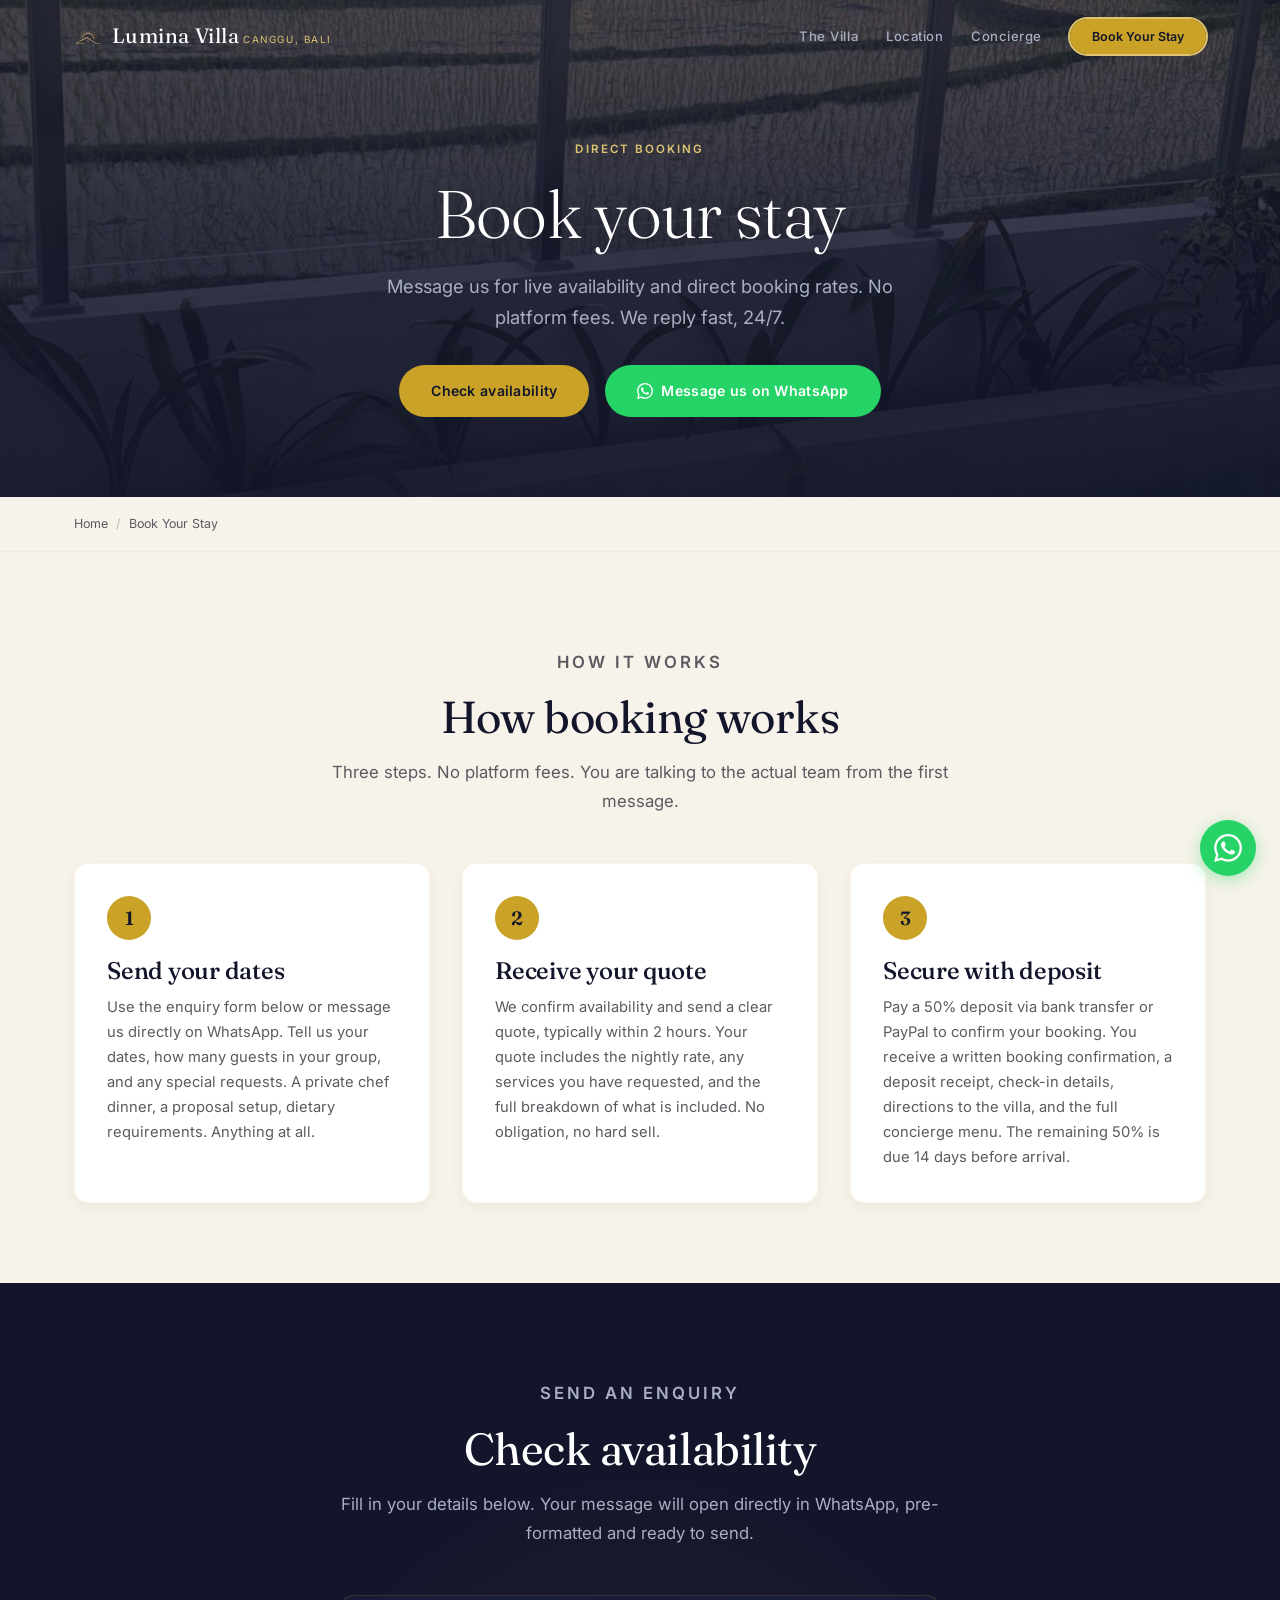
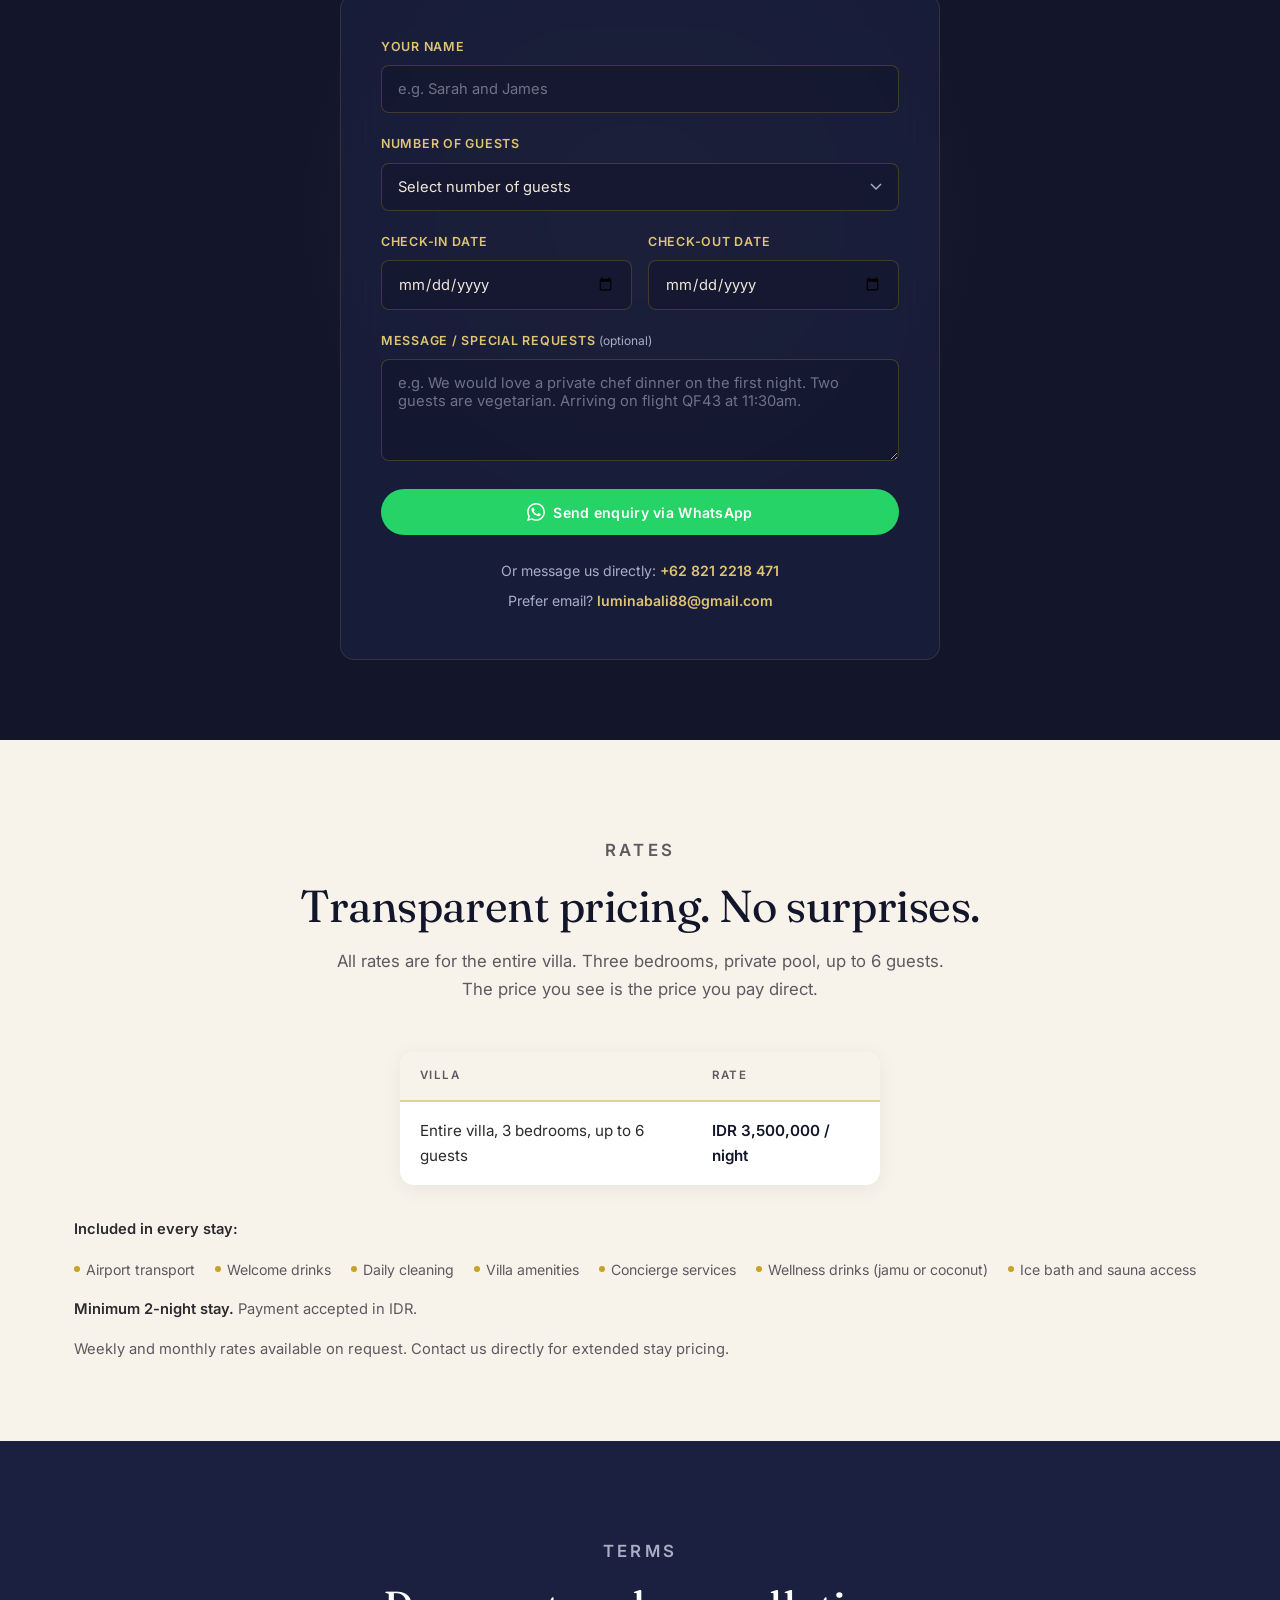
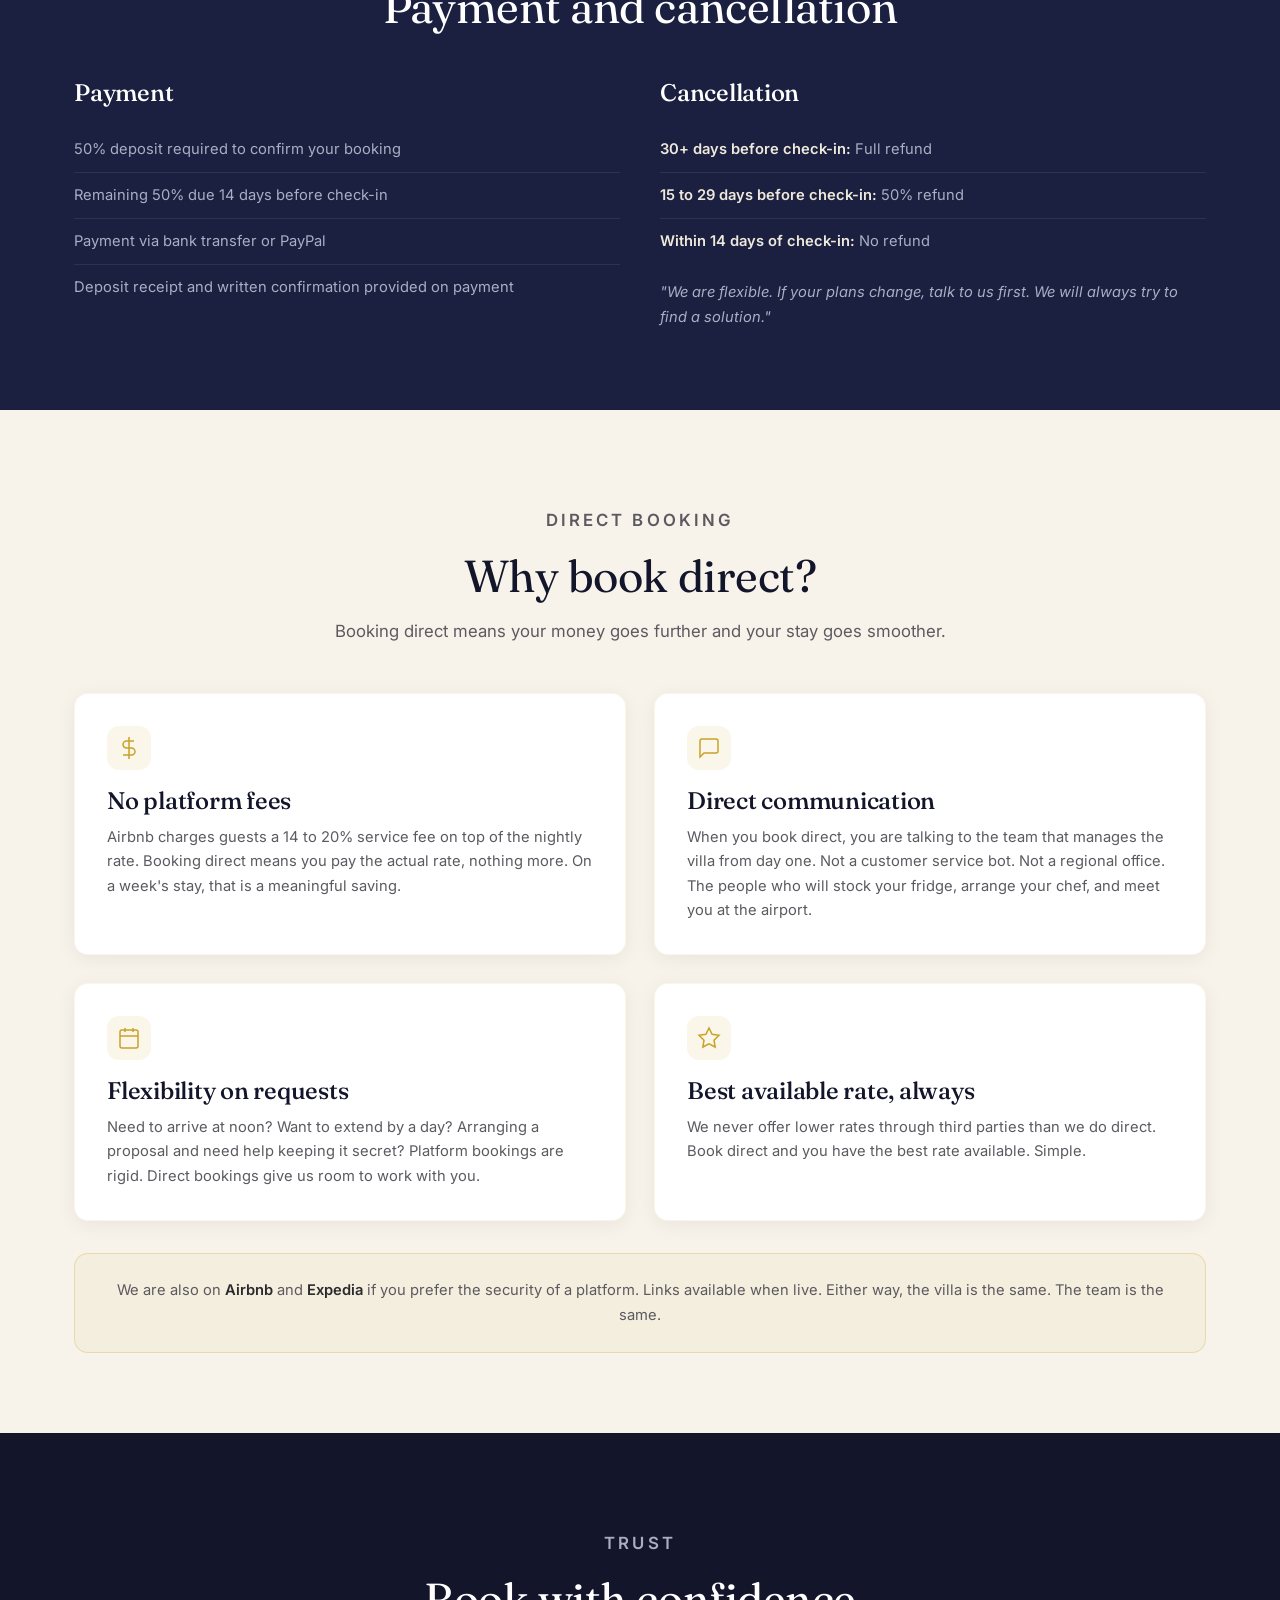
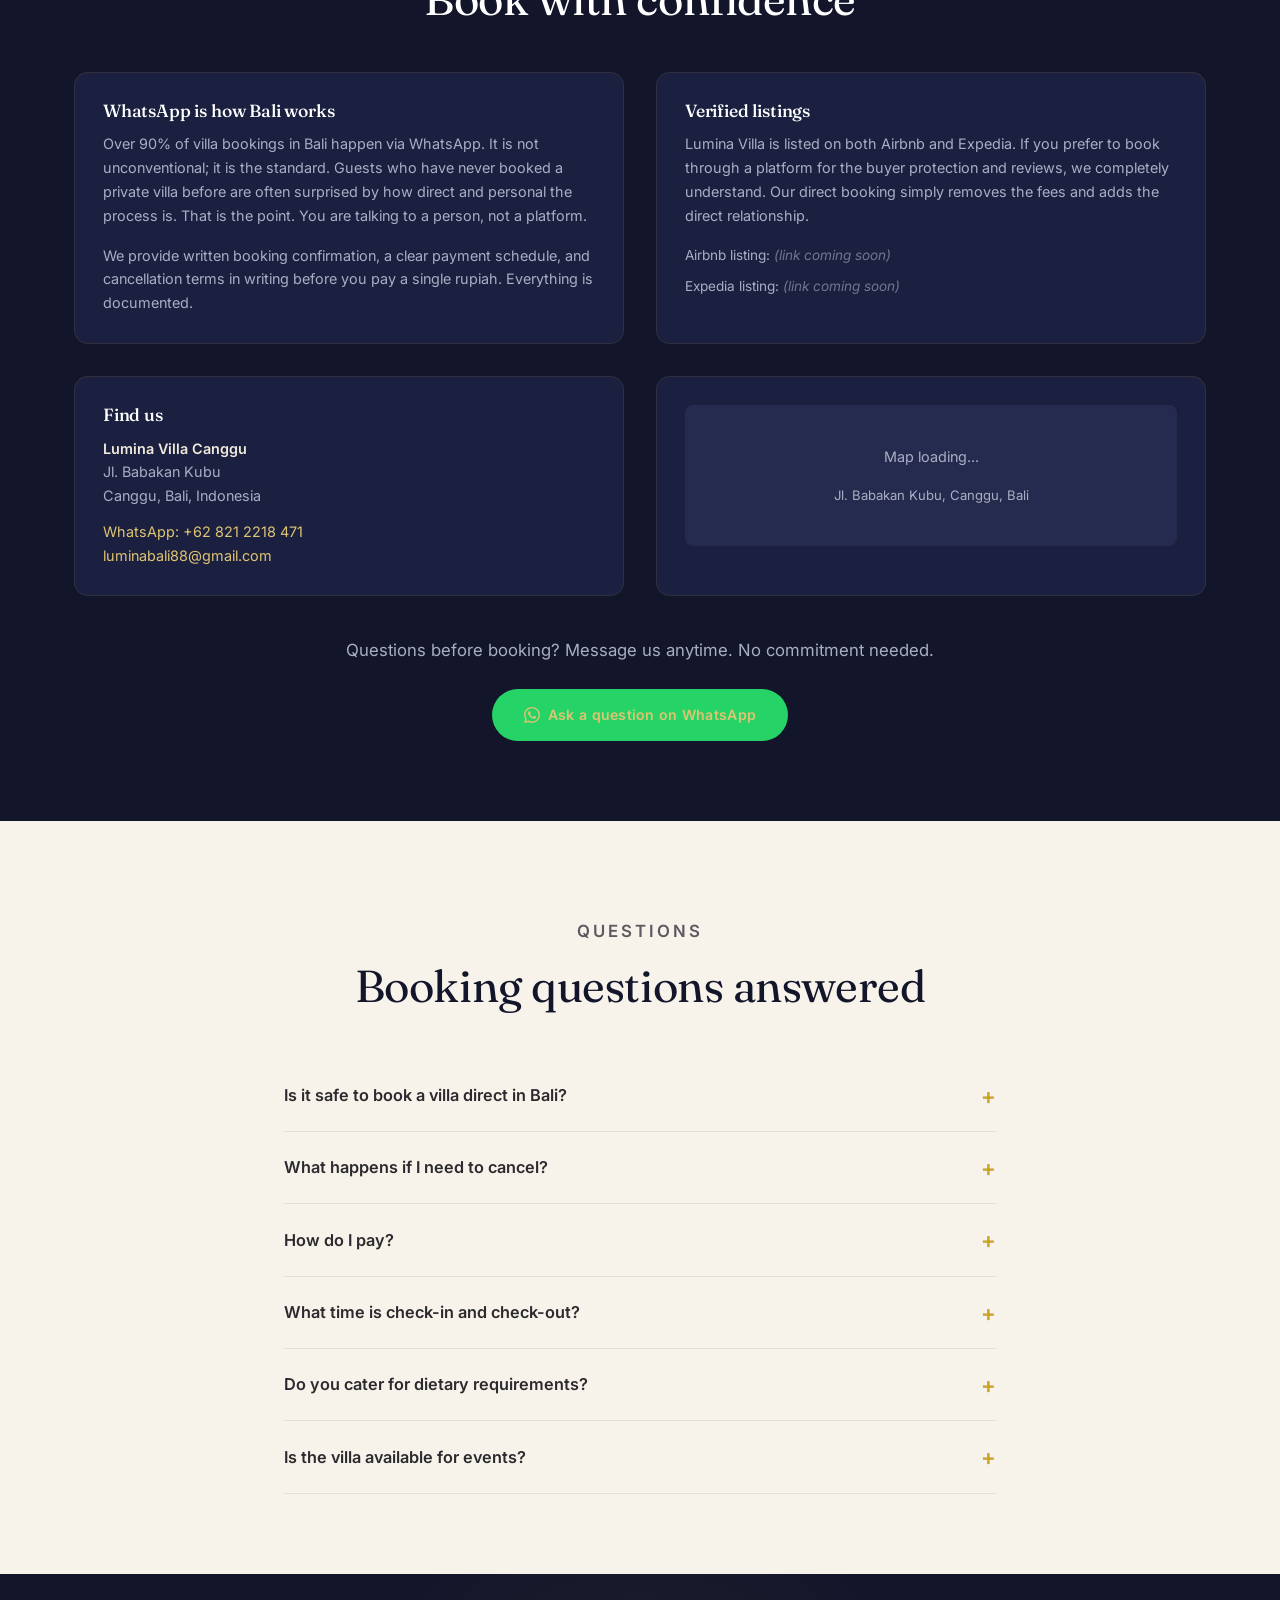
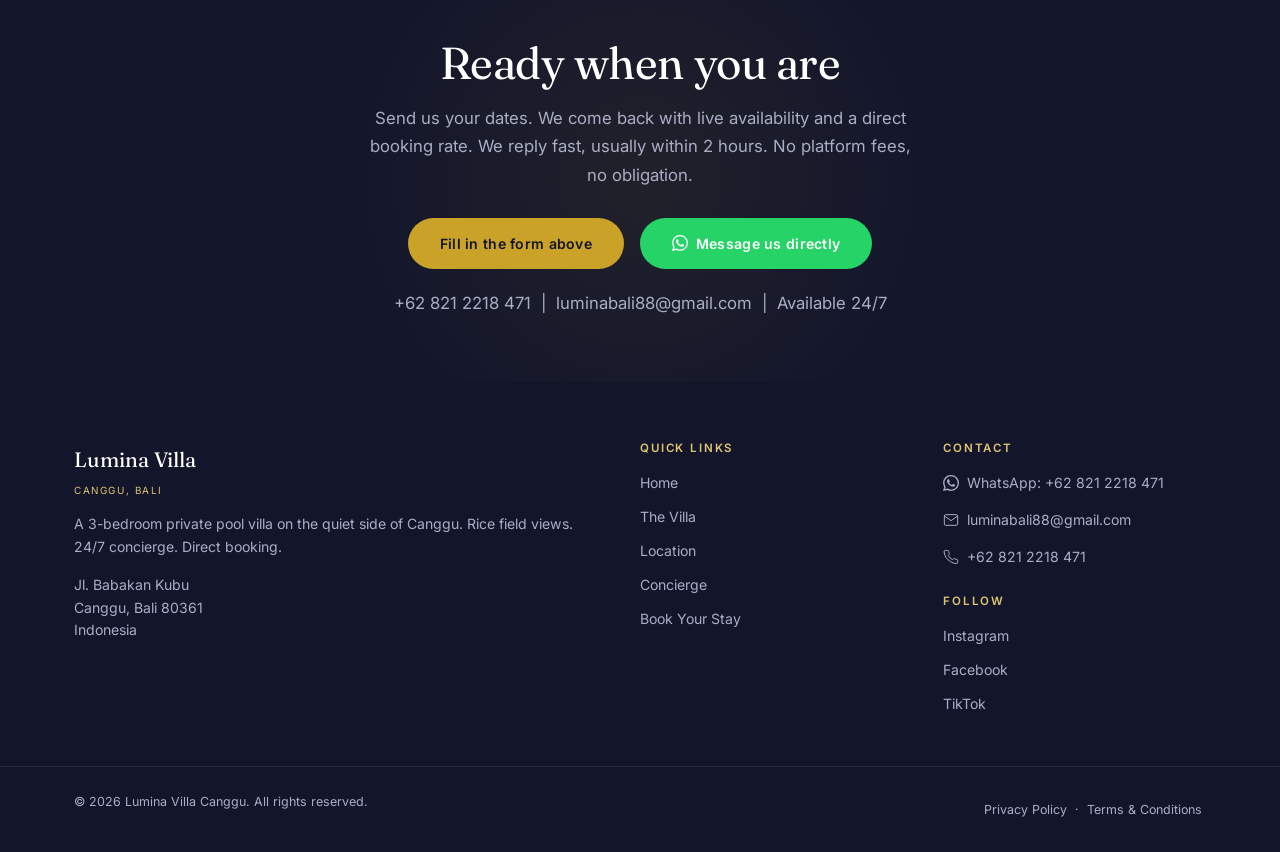
<file: docs/book.html>
<!DOCTYPE html>
<html lang="en">
<head>
  <meta charset="UTF-8">
  <meta name="viewport" content="width=device-width, initial-scale=1.0">
  <title>Book Your Stay | Lumina Villa Canggu - Direct Booking, Best Rates</title>
  <meta name="description" content="Book Lumina Villa Canggu direct. 3-bedroom private pool villa, rice field views. No platform fees. We reply fast, usually within 2 hours. Best rates guaranteed.">
  <meta name="keywords" content="book villa canggu, canggu villa rental direct, canggu private villa booking, book villa bali direct, lumina villa canggu">
  <meta property="og:title" content="Book Your Stay | Lumina Villa Canggu">
  <meta property="og:description" content="Direct booking via WhatsApp. Best rates, no fees, confirmed within 2 hours. 3-bedroom private pool villa in Canggu, Bali.">
  <meta property="og:type" content="website">
  <link rel="canonical" href="https://luminavillabali.com/book.html">

  <!-- Icons -->
  <link rel="icon" type="image/png" href="img/brand-logo.png" />
  <link rel="apple-touch-icon" href="img/apple-touch-icon.png" />

  <!-- Fonts -->
  <link rel="preconnect" href="https://fonts.googleapis.com">
  <link rel="preconnect" href="https://fonts.gstatic.com" crossorigin>
  <link href="https://fonts.googleapis.com/css2?family=Fraunces:ital,opsz,wght@0,9..144,300;0,9..144,400;0,9..144,500;1,9..144,300;1,9..144,400&family=Inter:wght@300;400;500;600&display=swap" rel="stylesheet">

  <!-- BreadcrumbList Schema -->
  <script type="application/ld+json">
  {
    "@context": "https://schema.org",
    "@type": "BreadcrumbList",
    "itemListElement": [
      { "@type": "ListItem", "position": 1, "name": "Home", "item": "https://luminavillabali.com/" },
      { "@type": "ListItem", "position": 2, "name": "Book Your Stay", "item": "https://luminavillabali.com/book.html" }
    ]
  }
  </script>

  <!-- FAQPage Schema -->
  <script type="application/ld+json">
  {
    "@context": "https://schema.org",
    "@type": "FAQPage",
    "mainEntity": [
      {
        "@type": "Question",
        "name": "Is it safe to book a villa direct in Bali?",
        "acceptedAnswer": {
          "@type": "Answer",
          "text": "Yes. Direct WhatsApp booking is the standard in Bali. Over 90% of villa bookings happen this way. At Lumina Villa, we provide a written booking confirmation, a deposit receipt, and clear cancellation terms before any payment is made. We are also listed on Airbnb and Expedia for guests who prefer platform security."
        }
      },
      {
        "@type": "Question",
        "name": "What happens if I need to cancel my villa booking?",
        "acceptedAnswer": {
          "@type": "Answer",
          "text": "Full refund if cancelled 30 or more days before check-in. 50% refund if cancelled 15 to 29 days before check-in. No refund for cancellations within 14 days of check-in. That said, we are flexible. If your plans change, message us first."
        }
      },
      {
        "@type": "Question",
        "name": "How do I pay for a villa booking in Bali?",
        "acceptedAnswer": {
          "@type": "Answer",
          "text": "Payment is via bank transfer or PayPal. A 50% deposit secures your booking. The remaining 50% is due 14 days before check-in. You receive a booking confirmation and deposit receipt as soon as the deposit clears."
        }
      },
      {
        "@type": "Question",
        "name": "What time is check-in and check-out at Lumina Villa?",
        "acceptedAnswer": {
          "@type": "Answer",
          "text": "Standard check-in is 3:00 PM and check-out is 11:00 AM. Early check-in from 12:00 PM is available subject to the previous guests' departure. Late check-out can sometimes be arranged for a small fee."
        }
      },
      {
        "@type": "Question",
        "name": "Do you cater for dietary requirements?",
        "acceptedAnswer": {
          "@type": "Answer",
          "text": "Yes. Our private chef service accommodates all dietary requirements including vegetarian, vegan, gluten-free, and halal. The grocery stocking service can also be tailored to your needs."
        }
      },
      {
        "@type": "Question",
        "name": "Is Lumina Villa available for events?",
        "acceptedAnswer": {
          "@type": "Answer",
          "text": "Small private celebrations are welcome. Birthday styling, anniversary setups, and proposals have all been done at the villa. We do not host large events, parties, or gatherings that would impact our quiet residential neighbourhood. The villa is designed for intimate stays of up to 6 guests."
        }
      }
    ]
  }
  </script>

  <!-- LodgingBusiness Schema -->
  <script type="application/ld+json">
  {
    "@context": "https://schema.org",
    "@type": "LodgingBusiness",
    "name": "Lumina Villa Canggu",
    "url": "https://luminavillabali.com",
    "email": "luminabali88@gmail.com",
    "telephone": "+6282122184711",
    "address": {
      "@type": "PostalAddress",
      "streetAddress": "Jl. Babakan Kubu",
      "addressLocality": "Canggu",
      "addressRegion": "Bali",
      "addressCountry": "ID"
    },
    "description": "3-bedroom private pool villa in Canggu, Bali. Rice field views, outdoor bathtub, 24/7 concierge, complimentary airport pickup.",
    "numberOfRooms": 3,
    "amenityFeature": [
      {"@type": "LocationFeatureSpecification", "name": "Private Pool", "value": true},
      {"@type": "LocationFeatureSpecification", "name": "Outdoor Bathtub", "value": true},
      {"@type": "LocationFeatureSpecification", "name": "WiFi", "value": true},
      {"@type": "LocationFeatureSpecification", "name": "24/7 Concierge", "value": true},
      {"@type": "LocationFeatureSpecification", "name": "Airport Pickup", "value": true},
      {"@type": "LocationFeatureSpecification", "name": "Daily Housekeeping", "value": true}
    ],
    "checkinTime": "15:00",
    "checkoutTime": "11:00"
  }
  </script>

  <style>
    :root {
      --ink: #13162B;
      --ink-2: #1B2040;
      --ink-3: #252B4E;
      --gold: #C9A227;
      --gold-soft: #DFC472;
      --gold-deep: #A6841F;
      --bone: #F7F3EA;
      --cream: #FBF8F1;
      --sand: #EFE7D6;
      --text: #2B2A2E;
      --text-soft: #5C5A60;
      --text-inv: #EFE9DC;
      --text-inv-soft: #A9AEC4;
      --line: rgba(201,162,39,.28);
      --shadow: 0 18px 50px -20px rgba(19,22,43,.45);
      --maxw: 1180px;
      --display: "Fraunces", Georgia, "Times New Roman", serif;
      --body: "Inter", -apple-system, BlinkMacSystemFont, "Segoe UI", sans-serif;
      --radius: 14px;
      --radius-sm: 8px;
    }

    *, *::before, *::after { box-sizing: border-box; margin: 0; padding: 0; }
    html { scroll-behavior: smooth; -webkit-text-size-adjust: 100%; }

    body {
      font-family: var(--body);
      font-size: 1rem;
      line-height: 1.7;
      color: var(--text);
      background: var(--cream);
      -webkit-font-smoothing: antialiased;
    }

    img { max-width: 100%; height: auto; display: block; }
    a { color: var(--gold-deep); text-decoration: none; transition: color .2s; }
    a:hover { color: var(--gold); }

    h1, h2, h3, h4 {
      font-family: var(--display);
      font-weight: 400;
      line-height: 1.12;
      color: var(--ink);
      letter-spacing: -0.01em;
    }
    h1 { font-size: clamp(2.4rem, 6vw, 4.2rem); font-weight: 300; }
    h2 { font-size: clamp(1.8rem, 4vw, 2.8rem); }
    h3 { font-size: clamp(1.2rem, 2.5vw, 1.5rem); font-weight: 500; }
    h4 { font-size: 1.1rem; font-weight: 500; }
    p { margin-bottom: 1rem; }
    p:last-child { margin-bottom: 0; }
    ul { list-style: none; }
    strong { font-weight: 600; }

    /* Layout */
    .container { max-width: var(--maxw); margin: 0 auto; padding: 0 24px; }
    .container--narrow { max-width: 760px; }
    .text-center { text-align: center; }

    .section { padding: 80px 0; }
    .section--dark { background: var(--ink); color: var(--text-inv); }
    .section--dark h2, .section--dark h3, .section--dark h4 { color: #fff; }
    .section--dark p { color: var(--text-inv-soft); }
    .section--dark a { color: var(--gold-soft); }
    .section--bone { background: var(--bone); }
    .section--ink { background: var(--ink-2); color: var(--text-inv); }
    .section--ink h2, .section--ink h3, .section--ink h4 { color: #fff; }
    .section--ink p { color: var(--text-inv-soft); }

    .section-header { margin-bottom: 48px; }
    .section-header h2 { margin-top: 14px; }
    .section-header p { margin-top: 16px; max-width: 640px; color: var(--text-soft); font-size: 1.05rem; }
    .section-header.text-center p { margin-left: auto; margin-right: auto; }
    .section--dark .section-header p,
    .section--ink .section-header p { color: var(--text-inv-soft); }

    .section-eyebrow {
      font-family: var(--body);
      font-size: 0.72rem;
      letter-spacing: 0.18em;
      text-transform: uppercase;
      color: var(--gold);
      font-weight: 600;
    }
    .section--dark .section-eyebrow,
    .section--ink .section-eyebrow { color: var(--gold-soft); }

    .grid { display: grid; gap: 28px; }
    .grid--2 { grid-template-columns: repeat(2, 1fr); }
    .grid--3 { grid-template-columns: repeat(3, 1fr); }
    .grid--4 { grid-template-columns: repeat(4, 1fr); }

    /* Buttons */
    .btn {
      display: inline-flex;
      align-items: center;
      gap: 8px;
      padding: 14px 32px;
      border-radius: 50px;
      font-family: var(--body);
      font-size: 0.88rem;
      font-weight: 600;
      letter-spacing: 0.02em;
      cursor: pointer;
      border: none;
      transition: all .25s;
      text-decoration: none;
    }
    .btn--gold { background: var(--gold); color: var(--ink); }
    .btn--gold:hover { background: var(--gold-soft); color: var(--ink); transform: translateY(-1px); box-shadow: 0 8px 24px rgba(201,162,39,.3); }
    .btn--outline { background: transparent; color: var(--gold); border: 1.5px solid var(--gold); }
    .btn--outline:hover { background: var(--gold); color: var(--ink); }
    .btn--wa { background: #25D366; color: #fff; }
    .btn--wa:hover { background: #20bd5a; color: #fff; transform: translateY(-1px); }
    .btn--wa svg { flex-shrink: 0; }
    .btn--dark { background: var(--ink); color: var(--text-inv); }
    .btn--dark:hover { background: var(--ink-2); color: #fff; transform: translateY(-1px); }
    .btn--full { width: 100%; justify-content: center; }

    /* Navigation */
    .site-header {
      position: fixed;
      top: 0;
      left: 0;
      right: 0;
      z-index: 100;
      padding: 18px 0;
      transition: all .3s;
    }
    .site-header.scrolled {
      background: rgba(19,22,43,.95);
      backdrop-filter: blur(12px);
      -webkit-backdrop-filter: blur(12px);
      padding: 12px 0;
      box-shadow: 0 2px 20px rgba(0,0,0,.2);
    }
    .nav-inner {
      max-width: var(--maxw);
      margin: 0 auto;
      padding: 0 24px;
      display: flex;
      align-items: center;
      justify-content: space-between;
    }
    .nav-brand {
      display: flex;
      flex-direction: column;
      text-decoration: none;
    }
    .brand-name {
      font-family: var(--display);
      font-size: 1.3rem;
      color: #fff;
      font-weight: 400;
      letter-spacing: 0.02em;
    }
    .brand-sub {
      font-size: 0.62rem;
      letter-spacing: 0.16em;
      text-transform: uppercase;
      color: var(--gold-soft);
      margin-top: -2px;
    }
    .nav-brand:hover .brand-name { color: var(--gold-soft); }

    .nav-menu {
      display: flex;
      align-items: center;
      gap: 28px;
      list-style: none;
    }
    .nav-link {
      color: var(--text-inv-soft);
      font-size: 0.82rem;
      font-weight: 500;
      letter-spacing: 0.04em;
      transition: color .2s;
      text-decoration: none;
    }
    .nav-link:hover { color: #fff; }
    .nav-cta-link {
      background: var(--gold);
      color: var(--ink) !important;
      padding: 10px 22px;
      border-radius: 50px;
      font-size: 0.78rem !important;
      font-weight: 600;
      transition: all .25s;
    }
    .nav-cta-link:hover { background: var(--gold-soft); transform: translateY(-1px); }
    .nav-cta-link--active { box-shadow: 0 0 0 2px var(--gold-soft); }

    .nav-cta-mobile{display:none; font-size:.7rem; font-weight:600; letter-spacing:.06em; text-transform:uppercase; color:var(--ink); background:var(--gold-soft); padding:7px 14px; border-radius:999px; text-decoration:none; white-space:nowrap}

    .nav-toggle {
      display: none;
      background: none;
      border: none;
      cursor: pointer;
      padding: 8px;
      z-index: 101;
    }
    .nav-toggle span {
      display: block;
      width: 22px;
      height: 2px;
      background: #fff;
      margin: 5px 0;
      transition: all .3s;
    }

    .mobile-menu {
      display: none;
      position: fixed;
      inset: 0;
      background: var(--ink);
      z-index: 99;
      flex-direction: column;
      align-items: center;
      justify-content: center;
      gap: 32px;
    }
    .mobile-menu.open { display: flex; }
    .mobile-menu a {
      color: var(--text-inv);
      font-family: var(--display);
      font-size: 1.6rem;
      text-decoration: none;
    }
    .mobile-menu a:hover { color: var(--gold-soft); }

    /* Hero (short inner) */
    .hero {
      position: relative;
      min-height: 50vh;
      display: flex;
      align-items: center;
      justify-content: center;
      text-align: center;
      background: var(--ink);
      color: #fff;
      overflow: hidden;
    }
    .hero-media {
      position: absolute;
      inset: 0;
      background: url('img/hero-bg.jpg') center/cover no-repeat;
      background-size: cover;
      background-position: center;
      opacity: 0.5;
    }
    .hero-overlay {
      position: absolute;
      inset: 0;
      background: linear-gradient(180deg, rgba(19,22,43,.5) 0%, rgba(19,22,43,.85) 100%);
    }
    .hero-content {
      position: relative;
      z-index: 2;
      max-width: 720px;
      padding: 140px 24px 80px;
    }
    .hero h1 { color: #fff; text-shadow: 0 2px 30px rgba(0,0,0,.35); margin-bottom: 0; }
    .hero-eyebrow {
      font-family: var(--body);
      font-size: 0.72rem;
      letter-spacing: 0.18em;
      text-transform: uppercase;
      color: var(--gold-soft);
      font-weight: 600;
      margin-bottom: 16px;
    }
    .hero-sub {
      font-size: 1.15rem;
      color: var(--text-inv-soft);
      margin-top: 20px;
      max-width: 560px;
      margin-left: auto;
      margin-right: auto;
    }
    .hero-actions { margin-top: 32px; display: flex; gap: 16px; justify-content: center; flex-wrap: wrap; }

    /* Breadcrumb */
    .breadcrumb {
      padding: 16px 0;
      background: var(--bone);
      border-bottom: 1px solid rgba(0,0,0,.04);
    }
    .breadcrumb-inner {
      max-width: var(--maxw);
      margin: 0 auto;
      padding: 0 24px;
    }
    .breadcrumb ol {
      display: flex;
      gap: 8px;
      list-style: none;
      font-size: 0.78rem;
      color: var(--text-soft);
    }
    .breadcrumb a { color: var(--text-soft); }
    .breadcrumb a:hover { color: var(--gold); }
    .breadcrumb li + li::before { content: "/"; margin-right: 8px; opacity: 0.4; }

    /* Steps */
    .steps-grid { display: flex; gap: 32px; counter-reset: step; }
    .step-card {
      flex: 1;
      position: relative;
      padding: 32px;
      background: #fff;
      border-radius: var(--radius);
      box-shadow: 0 4px 16px rgba(0,0,0,.05);
      border: 1px solid rgba(201,162,39,.1);
    }
    .step-number {
      display: flex;
      align-items: center;
      justify-content: center;
      width: 44px;
      height: 44px;
      border-radius: 50%;
      background: var(--gold);
      color: var(--ink);
      font-family: var(--display);
      font-size: 1.2rem;
      font-weight: 600;
      margin-bottom: 18px;
    }
    .step-card h3 { margin-bottom: 10px; }
    .step-card p { color: var(--text-soft); font-size: 0.92rem; }

    /* Form (glass card on dark bg) */
    .form-section { position: relative; overflow: hidden; }
    .form-section::before {
      content: "";
      position: absolute;
      top: 50%;
      left: 50%;
      transform: translate(-50%, -50%);
      width: 700px;
      height: 700px;
      background: radial-gradient(circle, rgba(201,162,39,.08) 0%, transparent 70%);
      pointer-events: none;
    }
    .form-card {
      position: relative;
      z-index: 1;
      background: rgba(27,32,64,.7);
      backdrop-filter: blur(16px);
      -webkit-backdrop-filter: blur(16px);
      border: 1px solid rgba(201,162,39,.18);
      border-radius: var(--radius);
      padding: 40px;
      max-width: 600px;
      margin: 0 auto;
    }
    .form-row { display: grid; grid-template-columns: 1fr 1fr; gap: 16px; }
    .field { margin-bottom: 20px; }
    .field label {
      display: block;
      font-size: 0.78rem;
      font-weight: 600;
      letter-spacing: 0.06em;
      text-transform: uppercase;
      color: var(--gold-soft);
      margin-bottom: 8px;
    }
    .field label .optional {
      font-weight: 400;
      text-transform: none;
      letter-spacing: 0;
      color: var(--text-inv-soft);
      font-size: 0.75rem;
    }
    .field input,
    .field select,
    .field textarea {
      width: 100%;
      padding: 14px 16px;
      border-radius: var(--radius-sm);
      border: 1px solid rgba(201,162,39,.25);
      background: rgba(19,22,43,.6);
      color: var(--text-inv);
      font-family: var(--body);
      font-size: 0.92rem;
      transition: border-color .2s;
      outline: none;
    }
    .field input::placeholder,
    .field textarea::placeholder { color: var(--text-inv-soft); opacity: 0.6; }
    .field input:focus,
    .field select:focus,
    .field textarea:focus { border-color: var(--gold); }
    .field select { appearance: none; background-image: url("data:image/svg+xml,%3Csvg width='12' height='8' viewBox='0 0 12 8' fill='none' xmlns='http://www.w3.org/2000/svg'%3E%3Cpath d='M1 1l5 5 5-5' stroke='%23A9AEC4' stroke-width='1.5'/%3E%3C/svg%3E"); background-repeat: no-repeat; background-position: right 16px center; padding-right: 40px; }
    .field select option { background: var(--ink); color: var(--text-inv); }
    .field textarea { resize: vertical; min-height: 100px; }

    .form-alt {
      margin-top: 24px;
      text-align: center;
      font-size: 0.88rem;
    }
    .form-alt p { color: var(--text-inv-soft); margin-bottom: 6px; }
    .form-alt a { color: var(--gold-soft); font-weight: 600; }

    /* Price table */
    .price-table-wrap {
      background: #fff;
      border-radius: var(--radius);
      overflow: hidden;
      box-shadow: 0 4px 20px rgba(0,0,0,.06);
      margin-bottom: 32px;
    }
    .price-table {
      width: 100%;
      border-collapse: collapse;
      font-size: 0.95rem;
    }
    .price-table th {
      text-align: left;
      padding: 14px 20px;
      font-weight: 600;
      font-size: 0.72rem;
      letter-spacing: 0.12em;
      text-transform: uppercase;
      color: var(--text-soft);
      border-bottom: 2px solid var(--line);
      background: var(--bone);
    }
    .price-table td {
      padding: 16px 20px;
      border-bottom: 1px solid rgba(0,0,0,.06);
    }
    .price-table tr:last-child td { border-bottom: 0; }
    .price-table strong { color: var(--ink); }

    .season-badge {
      display: inline-block;
      font-size: 0.72rem;
      font-weight: 600;
      letter-spacing: 0.08em;
      text-transform: uppercase;
      padding: 4px 12px;
      border-radius: 50px;
    }
    .season-low { background: rgba(76,175,80,.12); color: #2e7d32; }
    .season-shoulder { background: rgba(255,152,0,.12); color: #e65100; }
    .season-high { background: rgba(201,162,39,.15); color: var(--gold-deep); }

    .price-notes {
      font-size: 0.92rem;
      color: var(--text-soft);
      line-height: 1.65;
    }
    .price-notes strong { color: var(--text); }

    .inclusions-list {
      display: flex;
      flex-wrap: wrap;
      gap: 8px 20px;
      margin-top: 12px;
      margin-bottom: 16px;
    }
    .inclusions-list li {
      display: flex;
      align-items: center;
      gap: 6px;
      font-size: 0.88rem;
      color: var(--text-soft);
    }
    .inclusions-list li::before {
      content: "";
      width: 6px;
      height: 6px;
      border-radius: 50%;
      background: var(--gold);
      flex-shrink: 0;
    }

    /* Policy grid */
    .policy-grid { display: grid; grid-template-columns: repeat(2, 1fr); gap: 40px; }
    .policy-block h3 { color: #fff; margin-bottom: 20px; }
    .policy-list li {
      padding: 10px 0;
      border-bottom: 1px solid rgba(255,255,255,.08);
      color: var(--text-inv-soft);
      font-size: 0.92rem;
    }
    .policy-list li:last-child { border-bottom: 0; }
    .policy-list strong { color: var(--text-inv); }
    .policy-note {
      margin-top: 16px;
      font-style: italic;
      color: var(--gold-soft);
      font-size: 0.92rem;
    }

    /* Benefit cards */
    .benefit-card {
      background: #fff;
      border-radius: var(--radius);
      padding: 32px;
      box-shadow: 0 4px 20px rgba(0,0,0,.06);
      border: 1px solid rgba(201,162,39,.1);
      transition: transform .25s, box-shadow .25s;
    }
    .benefit-card:hover {
      transform: translateY(-3px);
      box-shadow: 0 12px 32px rgba(0,0,0,.1);
    }
    .benefit-icon {
      width: 44px;
      height: 44px;
      display: flex;
      align-items: center;
      justify-content: center;
      border-radius: 12px;
      background: rgba(201,162,39,.1);
      color: var(--gold);
      margin-bottom: 18px;
    }
    .benefit-card h3 { margin-bottom: 10px; }
    .benefit-card p { color: var(--text-soft); font-size: 0.92rem; line-height: 1.65; }

    .book-direct-note {
      margin-top: 32px;
      padding: 24px 32px;
      background: rgba(201,162,39,.06);
      border: 1px solid var(--line);
      border-radius: var(--radius);
      font-size: 0.92rem;
      color: var(--text-soft);
    }
    .book-direct-note strong { color: var(--text); }

    /* Trust section */
    .trust-grid { display: grid; grid-template-columns: repeat(2, 1fr); gap: 32px; }
    .trust-block {
      background: var(--ink-2);
      border-radius: var(--radius);
      padding: 28px;
      border: 1px solid rgba(201,162,39,.12);
    }
    .trust-block h3 { color: #fff; margin-bottom: 12px; font-size: 1.1rem; }
    .trust-block p { color: var(--text-inv-soft); font-size: 0.9rem; line-height: 1.65; }
    .trust-block address {
      font-style: normal;
      color: var(--text-inv-soft);
      font-size: 0.9rem;
      line-height: 1.65;
      margin-bottom: 12px;
    }
    .trust-block address strong { color: var(--text-inv); }
    .trust-block a { color: var(--gold-soft); }
    .trust-link-placeholder {
      display: block;
      font-size: 0.85rem;
      color: var(--text-inv-soft);
      margin-top: 8px;
    }
    .trust-link-placeholder em { color: var(--text-inv-soft); opacity: 0.6; }

    .map-placeholder {
      background: var(--ink-3);
      border-radius: var(--radius-sm);
      padding: 40px 24px;
      text-align: center;
      color: var(--text-inv-soft);
      font-size: 0.88rem;
    }

    /* FAQ */
    .faq-group { max-width: 760px; margin: 0 auto; }
    .faq-item { border-bottom: 1px solid rgba(0,0,0,.08); }
    .faq-q {
      display: flex;
      align-items: center;
      justify-content: space-between;
      width: 100%;
      padding: 20px 0;
      background: none;
      border: none;
      cursor: pointer;
      font-family: var(--body);
      font-size: 1.02rem;
      font-weight: 600;
      color: var(--text);
      text-align: left;
      line-height: 1.4;
    }
    .faq-q::after {
      content: "+";
      font-size: 1.4rem;
      color: var(--gold);
      flex-shrink: 0;
      margin-left: 16px;
      transition: transform .3s;
    }
    .faq-item.open .faq-q::after { transform: rotate(45deg); }
    .faq-a {
      max-height: 0;
      overflow: hidden;
      transition: max-height .35s ease, padding .35s;
    }
    .faq-item.open .faq-a { max-height: 600px; padding-bottom: 20px; }
    .faq-a p { color: var(--text-soft); font-size: 0.95rem; line-height: 1.7; }

    /* CTA strip */
    .cta-strip {
      background: var(--ink);
      color: var(--text-inv);
      padding: 64px 0;
      text-align: center;
      position: relative;
      overflow: hidden;
    }
    .cta-strip::before {
      content: "";
      position: absolute;
      top: 50%;
      left: 50%;
      transform: translate(-50%, -50%);
      width: 600px;
      height: 600px;
      background: radial-gradient(circle, rgba(201,162,39,.08) 0%, transparent 70%);
      pointer-events: none;
    }
    .cta-strip h2 { color: #fff; margin-bottom: 16px; }
    .cta-strip p { color: var(--text-inv-soft); max-width: 560px; margin-left: auto; margin-right: auto; font-size: 1.05rem; }
    .cta-strip .btn-group { margin-top: 28px; display: flex; gap: 16px; justify-content: center; flex-wrap: wrap; }
    .helper-text { margin-top: 20px; font-size: 0.78rem; color: var(--text-inv-soft); }

    /* Footer */
    .site-footer {
      background: var(--ink);
      color: var(--text-inv-soft);
      padding: 60px 0 0;
      font-size: 0.88rem;
    }
    .site-footer a { color: var(--text-inv-soft); text-decoration: none; }
    .site-footer a:hover { color: var(--gold-soft); }
    .footer-inner {
      display: grid;
      grid-template-columns: 2fr 1fr 1fr;
      gap: 40px;
      padding-bottom: 40px;
    }
    .footer-brand-name {
      font-family: var(--display);
      font-size: 1.3rem;
      color: #fff;
      display: block;
    }
    .footer-brand-tagline {
      font-size: 0.62rem;
      letter-spacing: 0.16em;
      text-transform: uppercase;
      color: var(--gold-soft);
      margin-top: -2px;
    }
    .footer-tagline-text { margin-top: 12px; line-height: 1.6; }
    .footer-address { margin-top: 12px; font-style: normal; line-height: 1.6; }
    .footer-col-heading {
      font-family: var(--body);
      font-size: 0.72rem;
      font-weight: 600;
      letter-spacing: 0.16em;
      text-transform: uppercase;
      color: var(--gold-soft);
      margin-bottom: 16px;
    }
    .site-footer li { margin-bottom: 10px; }
    .footer-contact-link { display: inline-flex; align-items: center; gap: 8px; }
    .footer-bottom {
      border-top: 1px solid rgba(255,255,255,.08);
      padding: 24px 0;
    }
    .footer-bottom-inner {
      display: flex;
      justify-content: space-between;
      align-items: center;
      font-size: 0.78rem;
    }
    .footer-legal a { color: var(--text-inv-soft); margin: 0 4px; }

    /* WhatsApp FAB */
    .fab {
      position: fixed;
      bottom: 24px;
      right: 24px;
      z-index: 90;
      width: 56px;
      height: 56px;
      border-radius: 50%;
      background: #25D366;
      color: #fff;
      display: flex;
      align-items: center;
      justify-content: center;
      box-shadow: 0 4px 16px rgba(37,211,102,.4);
      transition: transform .25s, box-shadow .25s;
      text-decoration: none;
    }
    .fab:hover {
      transform: scale(1.08);
      box-shadow: 0 8px 24px rgba(37,211,102,.5);
      color: #fff;
    }

    /* Reveal */
    .reveal { opacity: 0; transform: translateY(24px); transition: opacity .6s, transform .6s; }
    .reveal.in { opacity: 1; transform: translateY(0); }

    /* Responsive */
    @media (max-width: 900px) {
      .grid--2, .grid--3, .grid--4 { grid-template-columns: 1fr; }
      .steps-grid { flex-direction: column; }
      .policy-grid { grid-template-columns: 1fr; }
      .trust-grid { grid-template-columns: 1fr; }
      .form-row { grid-template-columns: 1fr; }
      .nav-menu { display: none; }
      .nav-cta-mobile { display: inline-block; }
      .nav-toggle { display: block; }
      .hero { min-height: 45vh; }
      .section { padding: 56px 0; }
      .footer-inner { grid-template-columns: 1fr 1fr; }
    }
    @media (max-width: 600px) {
      .footer-inner { grid-template-columns: 1fr; }
      .footer-bottom-inner { flex-direction: column; gap: 8px; text-align: center; }
      .hero-content { padding: 120px 20px 60px; }
      .form-card { padding: 28px 20px; }
      .hero-actions { flex-direction: column; align-items: center; }
      .hero-actions .btn { width: 100%; max-width: 320px; justify-content: center; font-size: .85rem; }
      .btn { font-size: .85rem; padding: .75em 1.2em; }
    }
  </style>
</head>
<body>

  <!-- NAVIGATION -->
  <header class="site-header" id="site-header" role="banner">
    <nav class="nav-inner" aria-label="Primary navigation">
      <a href="index.html" class="nav-brand" aria-label="Lumina Villa, home" style="flex-direction:row; align-items:center; gap:10px">
        <img src="img/brand-logo.png" alt="" width="28" height="28" aria-hidden="true" style="border-radius:4px" />
        <div><span class="brand-name">Lumina Villa</span>
        <span class="brand-sub">Canggu, Bali</span></div>
      </a>
      <a href="book.html" class="nav-cta-mobile">Check Availability</a>
      <button class="nav-toggle" id="nav-toggle" aria-expanded="false" aria-controls="mobile-menu" aria-label="Open navigation menu">
        <span></span><span></span><span></span>
      </button>
      <ul class="nav-menu" id="nav-menu" role="list">
        <li><a href="villa.html" class="nav-link">The Villa</a></li>
        <li><a href="location.html" class="nav-link">Location</a></li>
        <li><a href="concierge.html" class="nav-link">Concierge</a></li>
        <li><a href="book.html" class="nav-cta-link nav-cta-link--active" aria-label="Book your stay at Lumina Villa">Book Your Stay</a></li>
      </ul>
    </nav>
  </header>

  <!-- Mobile menu -->
  <div class="mobile-menu" id="mobile-menu" role="dialog" aria-label="Navigation menu">
    <a href="index.html">Home</a>
    <a href="villa.html">The Villa</a>
    <a href="location.html">Location</a>
    <a href="concierge.html">Concierge</a>
    <a href="book.html">Book Your Stay</a>
  </div>

  <main id="main-content">

    <!-- HERO -->
    <section class="hero" aria-labelledby="hero-heading">
      <!-- PHOTO: villa pool at dusk or rice field view from villa -->
      <div class="hero-media" role="img" aria-label="Lumina Villa pool at dusk with rice field views"></div>
      <div class="hero-overlay"></div>
      <div class="hero-content">
        <p class="hero-eyebrow">Direct Booking</p>
        <h1 id="hero-heading">Book your stay</h1>
        <p class="hero-sub">Message us for live availability and direct booking rates. No platform fees. We reply fast, 24/7.</p>
        <div class="hero-actions">
          <a href="#enquiry" class="btn btn--gold">Check availability</a>
          <a href="https://wa.me/6282122184711?text=Hi%2C%20I%27d%20like%20to%20check%20availability%20at%20Lumina%20Villa%20Canggu" class="btn btn--wa" target="_blank" rel="noopener noreferrer">
            <svg width="16" height="16" viewBox="0 0 24 24" fill="currentColor" aria-hidden="true"><path d="M17.472 14.382c-.297-.149-1.758-.867-2.03-.967-.273-.099-.471-.148-.67.15-.197.297-.767.966-.94 1.164-.173.199-.347.223-.644.075-.297-.15-1.255-.463-2.39-1.475-.883-.788-1.48-1.761-1.653-2.059-.173-.297-.018-.458.13-.606.134-.133.298-.347.446-.52.149-.174.198-.298.298-.497.099-.198.05-.371-.025-.52-.075-.149-.669-1.612-.916-2.207-.242-.579-.487-.5-.669-.51-.173-.008-.371-.01-.57-.01-.198 0-.52.074-.792.372-.272.297-1.04 1.016-1.04 2.479 0 1.462 1.065 2.875 1.213 3.074.149.198 2.096 3.2 5.077 4.487.709.306 1.262.489 1.694.625.712.227 1.36.195 1.871.118.571-.085 1.758-.719 2.006-1.413.248-.694.248-1.289.173-1.413-.074-.124-.272-.198-.57-.347m-5.421 7.403h-.004a9.87 9.87 0 01-5.031-1.378l-.361-.214-3.741.982.998-3.648-.235-.374a9.86 9.86 0 01-1.51-5.26c.001-5.45 4.436-9.884 9.888-9.884 2.64 0 5.122 1.03 6.988 2.898a9.825 9.825 0 012.893 6.994c-.003 5.45-4.437 9.884-9.885 9.884m8.413-18.297A11.815 11.815 0 0012.05 0C5.495 0 .16 5.335.157 11.892c0 2.096.547 4.142 1.588 5.945L.057 24l6.305-1.654a11.882 11.882 0 005.683 1.448h.005c6.554 0 11.89-5.335 11.893-11.893a11.821 11.821 0 00-3.48-8.413z"/></svg>
            Message us on WhatsApp
          </a>
        </div>
      </div>
    </section>

    <!-- Breadcrumb -->
    <div class="breadcrumb">
      <div class="breadcrumb-inner">
        <nav aria-label="Breadcrumb">
          <ol>
            <li><a href="index.html">Home</a></li>
            <li aria-current="page">Book Your Stay</li>
          </ol>
        </nav>
      </div>
    </div>

    <!-- HOW BOOKING WORKS -->
    <section class="section section--bone reveal" id="how-it-works" aria-labelledby="steps-heading">
      <div class="container">
        <div class="section-header text-center">
          <p class="section-eyebrow">How it works</p>
          <h2 id="steps-heading">How booking works</h2>
          <p>Three steps. No platform fees. You are talking to the actual team from the first message.</p>
        </div>

        <div class="steps-grid">
          <div class="step-card reveal">
            <div class="step-number">1</div>
            <h3>Send your dates</h3>
            <p>Use the enquiry form below or message us directly on WhatsApp. Tell us your dates, how many guests in your group, and any special requests. A private chef dinner, a proposal setup, dietary requirements. Anything at all.</p>
          </div>
          <div class="step-card reveal">
            <div class="step-number">2</div>
            <h3>Receive your quote</h3>
            <p>We confirm availability and send a clear quote, typically within 2 hours. Your quote includes the nightly rate, any services you have requested, and the full breakdown of what is included. No obligation, no hard sell.</p>
          </div>
          <div class="step-card reveal">
            <div class="step-number">3</div>
            <h3>Secure with deposit</h3>
            <p>Pay a 50% deposit via bank transfer or PayPal to confirm your booking. You receive a written booking confirmation, a deposit receipt, check-in details, directions to the villa, and the full concierge menu. The remaining 50% is due 14 days before arrival.</p>
          </div>
        </div>
      </div>
    </section>

    <!-- BOOKING FORM -->
    <section class="section section--dark form-section reveal" id="enquiry" aria-labelledby="form-heading">
      <div class="container container--narrow">
        <div class="section-header text-center">
          <p class="section-eyebrow">Send an Enquiry</p>
          <h2 id="form-heading">Check availability</h2>
          <p>Fill in your details below. Your message will open directly in WhatsApp, pre-formatted and ready to send.</p>
        </div>

        <form id="waForm" class="form-card" novalidate>
          <div class="field">
            <label for="f-name">Your name</label>
            <input type="text" id="f-name" name="f-name" placeholder="e.g. Sarah and James" autocomplete="name" required>
          </div>

          <div class="field">
            <label for="f-guests">Number of guests</label>
            <select id="f-guests" name="f-guests" required>
              <option value="" disabled selected>Select number of guests</option>
              <option value="1">1 guest</option>
              <option value="2">2 guests</option>
              <option value="3">3 guests</option>
              <option value="4">4 guests</option>
              <option value="5">5 guests</option>
              <option value="6">6 guests</option>
            </select>
          </div>

          <div class="form-row">
            <div class="field">
              <label for="f-in">Check-in date</label>
              <input type="date" id="f-in" name="f-in" required>
            </div>
            <div class="field">
              <label for="f-out">Check-out date</label>
              <input type="date" id="f-out" name="f-out" required>
            </div>
          </div>

          <div class="field">
            <label for="f-msg">Message / special requests <span class="optional">(optional)</span></label>
            <textarea id="f-msg" name="f-msg" rows="4" placeholder="e.g. We would love a private chef dinner on the first night. Two guests are vegetarian. Arriving on flight QF43 at 11:30am."></textarea>
          </div>

          <button type="submit" class="btn btn--wa btn--full">
            <svg width="18" height="18" viewBox="0 0 24 24" fill="currentColor" aria-hidden="true"><path d="M17.472 14.382c-.297-.149-1.758-.867-2.03-.967-.273-.099-.471-.148-.67.15-.197.297-.767.966-.94 1.164-.173.199-.347.223-.644.075-.297-.15-1.255-.463-2.39-1.475-.883-.788-1.48-1.761-1.653-2.059-.173-.297-.018-.458.13-.606.134-.133.298-.347.446-.52.149-.174.198-.298.298-.497.099-.198.05-.371-.025-.52-.075-.149-.669-1.612-.916-2.207-.242-.579-.487-.5-.669-.51-.173-.008-.371-.01-.57-.01-.198 0-.52.074-.792.372-.272.297-1.04 1.016-1.04 2.479 0 1.462 1.065 2.875 1.213 3.074.149.198 2.096 3.2 5.077 4.487.709.306 1.262.489 1.694.625.712.227 1.36.195 1.871.118.571-.085 1.758-.719 2.006-1.413.248-.694.248-1.289.173-1.413-.074-.124-.272-.198-.57-.347m-5.421 7.403h-.004a9.87 9.87 0 01-5.031-1.378l-.361-.214-3.741.982.998-3.648-.235-.374a9.86 9.86 0 01-1.51-5.26c.001-5.45 4.436-9.884 9.888-9.884 2.64 0 5.122 1.03 6.988 2.898a9.825 9.825 0 012.893 6.994c-.003 5.45-4.437 9.884-9.885 9.884m8.413-18.297A11.815 11.815 0 0012.05 0C5.495 0 .16 5.335.157 11.892c0 2.096.547 4.142 1.588 5.945L.057 24l6.305-1.654a11.882 11.882 0 005.683 1.448h.005c6.554 0 11.89-5.335 11.893-11.893a11.821 11.821 0 00-3.48-8.413z"/></svg>
            Send enquiry via WhatsApp
          </button>

          <div class="form-alt">
            <p>Or message us directly: <a href="https://wa.me/6282122184711" target="_blank" rel="noopener noreferrer">+62 821 2218 471</a></p>
            <p>Prefer email? <a href="mailto:luminabali88@gmail.com">luminabali88@gmail.com</a></p>
          </div>
        </form>
      </div>
    </section>

    <!-- PRICING -->
    <section class="section section--bone reveal" id="rates" aria-labelledby="rates-heading">
      <div class="container">
        <div class="section-header text-center">
          <p class="section-eyebrow">Rates</p>
          <h2 id="rates-heading">Transparent pricing. No surprises.</h2>
          <p>All rates are for the entire villa. Three bedrooms, private pool, up to 6 guests. The price you see is the price you pay direct.</p>
        </div>

        <div class="price-table-wrap reveal" style="max-width:480px; margin:0 auto 32px">
          <table class="price-table" aria-label="Villa nightly rate">
            <thead>
              <tr>
                <th scope="col">Villa</th>
                <th scope="col">Rate</th>
              </tr>
            </thead>
            <tbody>
              <tr>
                <td data-label="Villa">Entire villa, 3 bedrooms, up to 6 guests</td>
                <td data-label="Rate"><strong>IDR 3,500,000 / night</strong></td>
              </tr>
            </tbody>
          </table>
        </div>

        <div class="price-notes reveal">
          <p><strong>Included in every stay:</strong></p>
          <ul class="inclusions-list">
            <li>Airport transport</li>
            <li>Welcome drinks</li>
            <li>Daily cleaning</li>
            <li>Villa amenities</li>
            <li>Concierge services</li>
            <li>Wellness drinks (jamu or coconut)</li>
            <li>Ice bath and sauna access</li>
          </ul>
          <p><strong>Minimum 2-night stay.</strong> Payment accepted in IDR.</p>
          <p>Weekly and monthly rates available on request. Contact us directly for extended stay pricing.</p>
        </div>
      </div>
    </section>

    <!-- PAYMENT + CANCELLATION -->
    <section class="section section--ink reveal" id="cancellation" aria-labelledby="policy-heading">
      <div class="container">
        <div class="section-header text-center">
          <p class="section-eyebrow">Terms</p>
          <h2 id="policy-heading">Payment and cancellation</h2>
        </div>

        <div class="policy-grid reveal">
          <div class="policy-block">
            <h3>Payment</h3>
            <ul class="policy-list">
              <li>50% deposit required to confirm your booking</li>
              <li>Remaining 50% due 14 days before check-in</li>
              <li>Payment via bank transfer or PayPal</li>
              <li>Deposit receipt and written confirmation provided on payment</li>
            </ul>
          </div>

          <div class="policy-block">
            <h3>Cancellation</h3>
            <ul class="policy-list">
              <li><strong>30+ days before check-in:</strong> Full refund</li>
              <li><strong>15 to 29 days before check-in:</strong> 50% refund</li>
              <li><strong>Within 14 days of check-in:</strong> No refund</li>
            </ul>
            <p class="policy-note">"We are flexible. If your plans change, talk to us first. We will always try to find a solution."</p>
          </div>
        </div>
      </div>
    </section>

    <!-- WHY BOOK DIRECT -->
    <section class="section section--bone reveal" id="book-direct" aria-labelledby="direct-heading">
      <div class="container">
        <div class="section-header text-center">
          <p class="section-eyebrow">Direct Booking</p>
          <h2 id="direct-heading">Why book direct?</h2>
          <p>Booking direct means your money goes further and your stay goes smoother.</p>
        </div>

        <div class="grid grid--2 reveal">
          <div class="benefit-card">
            <div class="benefit-icon">
              <svg width="24" height="24" viewBox="0 0 24 24" fill="none" stroke="currentColor" stroke-width="1.5"><line x1="12" y1="1" x2="12" y2="23"/><path d="M17 5H9.5a3.5 3.5 0 000 7h5a3.5 3.5 0 010 7H6"/></svg>
            </div>
            <h3>No platform fees</h3>
            <p>Airbnb charges guests a 14 to 20% service fee on top of the nightly rate. Booking direct means you pay the actual rate, nothing more. On a week's stay, that is a meaningful saving.</p>
          </div>

          <div class="benefit-card">
            <div class="benefit-icon">
              <svg width="24" height="24" viewBox="0 0 24 24" fill="none" stroke="currentColor" stroke-width="1.5"><path d="M21 15a2 2 0 01-2 2H7l-4 4V5a2 2 0 012-2h14a2 2 0 012 2z"/></svg>
            </div>
            <h3>Direct communication</h3>
            <p>When you book direct, you are talking to the team that manages the villa from day one. Not a customer service bot. Not a regional office. The people who will stock your fridge, arrange your chef, and meet you at the airport.</p>
          </div>

          <div class="benefit-card">
            <div class="benefit-icon">
              <svg width="24" height="24" viewBox="0 0 24 24" fill="none" stroke="currentColor" stroke-width="1.5"><rect x="3" y="4" width="18" height="18" rx="2" ry="2"/><line x1="16" y1="2" x2="16" y2="6"/><line x1="8" y1="2" x2="8" y2="6"/><line x1="3" y1="10" x2="21" y2="10"/></svg>
            </div>
            <h3>Flexibility on requests</h3>
            <p>Need to arrive at noon? Want to extend by a day? Arranging a proposal and need help keeping it secret? Platform bookings are rigid. Direct bookings give us room to work with you.</p>
          </div>

          <div class="benefit-card">
            <div class="benefit-icon">
              <svg width="24" height="24" viewBox="0 0 24 24" fill="none" stroke="currentColor" stroke-width="1.5"><path d="M12 2L15.09 8.26L22 9.27L17 14.14L18.18 21.02L12 17.77L5.82 21.02L7 14.14L2 9.27L8.91 8.26L12 2z"/></svg>
            </div>
            <h3>Best available rate, always</h3>
            <p>We never offer lower rates through third parties than we do direct. Book direct and you have the best rate available. Simple.</p>
          </div>
        </div>

        <div class="book-direct-note reveal text-center">
          <p>We are also on <strong>Airbnb</strong> and <strong>Expedia</strong> if you prefer the security of a platform. Links available when live. Either way, the villa is the same. The team is the same.</p>
        </div>
      </div>
    </section>

    <!-- TRUST SIGNALS -->
    <section class="section section--dark reveal" id="trust" aria-labelledby="trust-heading">
      <div class="container">
        <div class="section-header text-center">
          <p class="section-eyebrow">Trust</p>
          <h2 id="trust-heading">Book with confidence</h2>
        </div>

        <div class="trust-grid reveal">
          <div class="trust-block">
            <h3>WhatsApp is how Bali works</h3>
            <p>Over 90% of villa bookings in Bali happen via WhatsApp. It is not unconventional; it is the standard. Guests who have never booked a private villa before are often surprised by how direct and personal the process is. That is the point. You are talking to a person, not a platform.</p>
            <p>We provide written booking confirmation, a clear payment schedule, and cancellation terms in writing before you pay a single rupiah. Everything is documented.</p>
          </div>

          <div class="trust-block">
            <h3>Verified listings</h3>
            <p>Lumina Villa is listed on both Airbnb and Expedia. If you prefer to book through a platform for the buyer protection and reviews, we completely understand. Our direct booking simply removes the fees and adds the direct relationship.</p>
            <span class="trust-link-placeholder">Airbnb listing: <em>(link coming soon)</em></span>
            <span class="trust-link-placeholder">Expedia listing: <em>(link coming soon)</em></span>
          </div>

          <div class="trust-block">
            <h3>Find us</h3>
            <address>
              <strong>Lumina Villa Canggu</strong><br>
              Jl. Babakan Kubu<br>
              Canggu, Bali, Indonesia
            </address>
            <p>
              <a href="https://wa.me/6282122184711" target="_blank" rel="noopener noreferrer">WhatsApp: +62 821 2218 471</a><br>
              <a href="mailto:luminabali88@gmail.com">luminabali88@gmail.com</a>
            </p>
          </div>

          <div class="trust-block">
            <!-- PHOTO: Google Maps embed or satellite view of villa location -->
            <div class="map-placeholder">
              <p>Map loading...</p>
              <p style="margin-top:8px;font-size:0.82rem;">Jl. Babakan Kubu, Canggu, Bali</p>
            </div>
          </div>
        </div>

        <div class="reveal text-center" style="margin-top: 40px;">
          <p style="color: var(--text-inv-soft); font-size: 1.05rem; margin-bottom: 24px;">Questions before booking? Message us anytime. No commitment needed.</p>
          <a href="https://wa.me/6282122184711?text=Hi%2C%20I%20have%20a%20question%20about%20booking%20Lumina%20Villa" class="btn btn--wa" target="_blank" rel="noopener noreferrer">
            <svg width="16" height="16" viewBox="0 0 24 24" fill="currentColor" aria-hidden="true"><path d="M17.472 14.382c-.297-.149-1.758-.867-2.03-.967-.273-.099-.471-.148-.67.15-.197.297-.767.966-.94 1.164-.173.199-.347.223-.644.075-.297-.15-1.255-.463-2.39-1.475-.883-.788-1.48-1.761-1.653-2.059-.173-.297-.018-.458.13-.606.134-.133.298-.347.446-.52.149-.174.198-.298.298-.497.099-.198.05-.371-.025-.52-.075-.149-.669-1.612-.916-2.207-.242-.579-.487-.5-.669-.51-.173-.008-.371-.01-.57-.01-.198 0-.52.074-.792.372-.272.297-1.04 1.016-1.04 2.479 0 1.462 1.065 2.875 1.213 3.074.149.198 2.096 3.2 5.077 4.487.709.306 1.262.489 1.694.625.712.227 1.36.195 1.871.118.571-.085 1.758-.719 2.006-1.413.248-.694.248-1.289.173-1.413-.074-.124-.272-.198-.57-.347m-5.421 7.403h-.004a9.87 9.87 0 01-5.031-1.378l-.361-.214-3.741.982.998-3.648-.235-.374a9.86 9.86 0 01-1.51-5.26c.001-5.45 4.436-9.884 9.888-9.884 2.64 0 5.122 1.03 6.988 2.898a9.825 9.825 0 012.893 6.994c-.003 5.45-4.437 9.884-9.885 9.884m8.413-18.297A11.815 11.815 0 0012.05 0C5.495 0 .16 5.335.157 11.892c0 2.096.547 4.142 1.588 5.945L.057 24l6.305-1.654a11.882 11.882 0 005.683 1.448h.005c6.554 0 11.89-5.335 11.893-11.893a11.821 11.821 0 00-3.48-8.413z"/></svg>
            Ask a question on WhatsApp
          </a>
        </div>
      </div>
    </section>

    <!-- FAQ -->
    <section class="section section--bone reveal" id="faq" aria-labelledby="faq-heading">
      <div class="container container--narrow">
        <div class="section-header text-center">
          <p class="section-eyebrow">Questions</p>
          <h2 id="faq-heading">Booking questions answered</h2>
        </div>

        <div class="faq-group">

          <div class="faq-item">
            <button class="faq-q" aria-expanded="false">
              Is it safe to book a villa direct in Bali?
            </button>
            <div class="faq-a">
              <p>Yes. Direct WhatsApp booking is the standard in Bali and has been for years. Over 90% of private villa bookings on the island happen this way. It is not a workaround; it is how the industry operates.</p>
              <p>At Lumina Villa, we provide a written booking confirmation before you transfer any payment. You receive your booking reference, a deposit receipt, check-in instructions, and our cancellation policy in writing. We are also listed on Airbnb and Expedia for guests who prefer platform protection. Both options are valid. Direct booking simply removes the fees and puts you in direct contact with the team from the start.</p>
            </div>
          </div>

          <div class="faq-item">
            <button class="faq-q" aria-expanded="false">
              What happens if I need to cancel?
            </button>
            <div class="faq-a">
              <p>Our cancellation policy is straightforward. Cancel 30 or more days before check-in and you receive a full refund. Cancel 15 to 29 days before check-in and you receive a 50% refund. Cancellations within 14 days of check-in are non-refundable.</p>
              <p>That said, we are genuinely flexible. Travel plans fall apart for reasons that have nothing to do with wanting to leave: illness, flights, family situations. If your circumstances change, message us before you formally cancel. We will do what we can, whether that is moving your dates, holding a credit, or finding another arrangement. We would rather have a conversation than apply a policy.</p>
            </div>
          </div>

          <div class="faq-item">
            <button class="faq-q" aria-expanded="false">
              How do I pay?
            </button>
            <div class="faq-a">
              <p>Payment is via international bank transfer or PayPal. When we confirm your booking, we send you the payment details along with your quote.</p>
              <p>A 50% deposit secures the booking. You receive a deposit receipt and written confirmation as soon as it clears. The remaining 50% is due 14 days before check-in. We send a reminder at that point. No surprises, no late fees.</p>
            </div>
          </div>

          <div class="faq-item">
            <button class="faq-q" aria-expanded="false">
              What time is check-in and check-out?
            </button>
            <div class="faq-a">
              <p>Standard check-in is at 3:00 PM. Standard check-out is at 11:00 AM. This gives our housekeeping team time to prepare the villa properly between guests.</p>
              <p>Early check-in from 12:00 PM is often available, depending on the previous guests' departure. If you are landing at midday and want to head straight to the villa, let us know when you book and we will do our best to accommodate. Late check-out can sometimes be arranged for a small additional fee. Just ask. Our complimentary airport pickup is timed to your actual arrival, so even if the villa is not ready, we can store your luggage and get you settled with a welcome drink.</p>
            </div>
          </div>

          <div class="faq-item">
            <button class="faq-q" aria-expanded="false">
              Do you cater for dietary requirements?
            </button>
            <div class="faq-a">
              <p>Yes, fully. Our private chef service is designed around your group's needs. Vegetarian, vegan, gluten-free, and halal menus are all available. The chef shops fresh each day from local markets, so seasonal ingredients are used throughout.</p>
              <p>The grocery stocking service can also be tailored. If you need particular products (baby food, specific dietary items, certain brands), include them in your list and we will source them before you arrive. Just let us know when you send your enquiry and we will note everything against your booking.</p>
            </div>
          </div>

          <div class="faq-item">
            <button class="faq-q" aria-expanded="false">
              Is the villa available for events?
            </button>
            <div class="faq-a">
              <p>Small private celebrations, yes. We have hosted birthday styling setups, anniversary dinners, and proposals at the villa, all beautifully. Our concierge handles the flowers, the cake, the photo setup, and the timing. If this is something you are planning, message us early so we can coordinate properly.</p>
              <p>What we do not host: large parties, events with external guests, or anything that would impact the neighbourhood. Jl. Babakan Kubu is a quiet residential street. The villa sleeps up to 6 guests, and that is the group we are set up to look after. The intimacy of the place is part of what makes it special. We protect that.</p>
            </div>
          </div>

        </div>
      </div>
    </section>

    <!-- CTA STRIP -->
    <section class="cta-strip reveal" aria-labelledby="final-cta-heading">
      <div class="container" style="position: relative; z-index: 1;">
        <h2 id="final-cta-heading">Ready when you are</h2>
        <p>Send us your dates. We come back with live availability and a direct booking rate. We reply fast, usually within 2 hours. No platform fees, no obligation.</p>
        <div class="btn-group">
          <a href="#enquiry" class="btn btn--gold">Fill in the form above</a>
          <a href="https://wa.me/6282122184711?text=Hi%2C%20I%27d%20like%20to%20book%20Lumina%20Villa%20Canggu" class="btn btn--wa" target="_blank" rel="noopener noreferrer">
            <svg width="16" height="16" viewBox="0 0 24 24" fill="currentColor" aria-hidden="true"><path d="M17.472 14.382c-.297-.149-1.758-.867-2.03-.967-.273-.099-.471-.148-.67.15-.197.297-.767.966-.94 1.164-.173.199-.347.223-.644.075-.297-.15-1.255-.463-2.39-1.475-.883-.788-1.48-1.761-1.653-2.059-.173-.297-.018-.458.13-.606.134-.133.298-.347.446-.52.149-.174.198-.298.298-.497.099-.198.05-.371-.025-.52-.075-.149-.669-1.612-.916-2.207-.242-.579-.487-.5-.669-.51-.173-.008-.371-.01-.57-.01-.198 0-.52.074-.792.372-.272.297-1.04 1.016-1.04 2.479 0 1.462 1.065 2.875 1.213 3.074.149.198 2.096 3.2 5.077 4.487.709.306 1.262.489 1.694.625.712.227 1.36.195 1.871.118.571-.085 1.758-.719 2.006-1.413.248-.694.248-1.289.173-1.413-.074-.124-.272-.198-.57-.347m-5.421 7.403h-.004a9.87 9.87 0 01-5.031-1.378l-.361-.214-3.741.982.998-3.648-.235-.374a9.86 9.86 0 01-1.51-5.26c.001-5.45 4.436-9.884 9.888-9.884 2.64 0 5.122 1.03 6.988 2.898a9.825 9.825 0 012.893 6.994c-.003 5.45-4.437 9.884-9.885 9.884m8.413-18.297A11.815 11.815 0 0012.05 0C5.495 0 .16 5.335.157 11.892c0 2.096.547 4.142 1.588 5.945L.057 24l6.305-1.654a11.882 11.882 0 005.683 1.448h.005c6.554 0 11.89-5.335 11.893-11.893a11.821 11.821 0 00-3.48-8.413z"/></svg>
            Message us directly
          </a>
        </div>
        <p class="helper-text">+62 821 2218 471 &nbsp;|&nbsp; luminabali88@gmail.com &nbsp;|&nbsp; Available 24/7</p>
      </div>
    </section>

  </main>

  <!-- FOOTER -->
  <footer class="site-footer" role="contentinfo">
    <div class="container footer-inner">
      <div class="footer-brand-col">
        <a href="index.html" style="text-decoration:none;">
          <span class="footer-brand-name">Lumina Villa</span>
          <span class="footer-brand-tagline">Canggu, Bali</span>
        </a>
        <p class="footer-tagline-text">A 3-bedroom private pool villa on the quiet side of Canggu. Rice field views. 24/7 concierge. Direct booking.</p>
        <address class="footer-address">
          Jl. Babakan Kubu<br>
          Canggu, Bali 80361<br>
          Indonesia
        </address>
      </div>
      <nav class="footer-nav-col" aria-label="Quick links">
        <h3 class="footer-col-heading">Quick Links</h3>
        <ul>
          <li><a href="index.html">Home</a></li>
          <li><a href="villa.html">The Villa</a></li>
          <li><a href="location.html">Location</a></li>
          <li><a href="concierge.html">Concierge</a></li>
          <li><a href="book.html">Book Your Stay</a></li>
        </ul>
      </nav>
      <div class="footer-contact-col">
        <h3 class="footer-col-heading">Contact</h3>
        <ul>
          <li>
            <a href="https://wa.me/6282122184711" target="_blank" rel="noopener noreferrer" class="footer-contact-link">
              <svg width="16" height="16" viewBox="0 0 24 24" fill="currentColor" aria-hidden="true"><path d="M17.472 14.382c-.297-.149-1.758-.867-2.03-.967-.273-.099-.471-.148-.67.15-.197.297-.767.966-.94 1.164-.173.199-.347.223-.644.075-.297-.15-1.255-.463-2.39-1.475-.883-.788-1.48-1.761-1.653-2.059-.173-.297-.018-.458.13-.606.134-.133.298-.347.446-.52.149-.174.198-.298.298-.497.099-.198.05-.371-.025-.52-.075-.149-.669-1.612-.916-2.207-.242-.579-.487-.5-.669-.51-.173-.008-.371-.01-.57-.01-.198 0-.52.074-.792.372-.272.297-1.04 1.016-1.04 2.479 0 1.462 1.065 2.875 1.213 3.074.149.198 2.096 3.2 5.077 4.487.709.306 1.262.489 1.694.625.712.227 1.36.195 1.871.118.571-.085 1.758-.719 2.006-1.413.248-.694.248-1.289.173-1.413-.074-.124-.272-.198-.57-.347m-5.421 7.403h-.004a9.87 9.87 0 01-5.031-1.378l-.361-.214-3.741.982.998-3.648-.235-.374a9.86 9.86 0 01-1.51-5.26c.001-5.45 4.436-9.884 9.888-9.884 2.64 0 5.122 1.03 6.988 2.898a9.825 9.825 0 012.893 6.994c-.003 5.45-4.437 9.884-9.885 9.884m8.413-18.297A11.815 11.815 0 0012.05 0C5.495 0 .16 5.335.157 11.892c0 2.096.547 4.142 1.588 5.945L.057 24l6.305-1.654a11.882 11.882 0 005.683 1.448h.005c6.554 0 11.89-5.335 11.893-11.893a11.821 11.821 0 00-3.48-8.413z"/></svg>
              WhatsApp: +62 821 2218 471
            </a>
          </li>
          <li>
            <a href="mailto:luminabali88@gmail.com" class="footer-contact-link">
              <svg width="16" height="16" viewBox="0 0 24 24" fill="none" stroke="currentColor" stroke-width="1.5" aria-hidden="true"><path d="M4 4h16c1.1 0 2 .9 2 2v12c0 1.1-.9 2-2 2H4c-1.1 0-2-.9-2-2V6c0-1.1.9-2 2-2z"/><polyline points="22,6 12,13 2,6"/></svg>
              luminabali88@gmail.com
            </a>
          </li>
          <li>
            <a href="tel:+6282122184711" class="footer-contact-link">
              <svg width="16" height="16" viewBox="0 0 24 24" fill="none" stroke="currentColor" stroke-width="1.5" aria-hidden="true"><path d="M22 16.92v3a2 2 0 01-2.18 2 19.79 19.79 0 01-8.63-3.07A19.5 19.5 0 014.69 13a19.79 19.79 0 01-3.07-8.67A2 2 0 013.6 2.18h3a2 2 0 012 1.72c.127.96.361 1.903.7 2.81a2 2 0 01-.45 2.11L7.91 9.91a16 16 0 006.12 6.12l.94-.94a2 2 0 012.11-.45c.907.339 1.85.573 2.81.7A2 2 0 0122 16.92z"/></svg>
              +62 821 2218 471
            </a>
          </li>
        </ul>
        <h3 class="footer-col-heading" style="margin-top:24px">Follow</h3>
        <ul>
          <li><a href="https://www.instagram.com/lumina_villa_bali/" target="_blank" rel="noopener noreferrer">Instagram</a></li>
          <li><a href="https://www.facebook.com/profile.php?id=61590623627900" target="_blank" rel="noopener noreferrer">Facebook</a></li>
          <li><a href="https://www.tiktok.com/@lumina.villa.bali" target="_blank" rel="noopener noreferrer">TikTok</a></li>
        </ul>
      </div>
    </div>
    <div class="footer-bottom">
      <div class="container footer-bottom-inner">
        <p>&copy; <span id="footer-year">2024</span> Lumina Villa Canggu. All rights reserved.</p>
        <p class="footer-legal">
          <a href="privacy.html">Privacy Policy</a>
          <span aria-hidden="true"> · </span>
          <a href="terms.html">Terms &amp; Conditions</a>
        </p>
      </div>
    </div>
  </footer>

  <!-- WhatsApp FAB -->
  <a href="https://wa.me/6282122184711" class="fab" target="_blank" rel="noopener noreferrer" aria-label="Message us on WhatsApp">
    <svg width="28" height="28" viewBox="0 0 24 24" fill="currentColor"><path d="M17.472 14.382c-.297-.149-1.758-.867-2.03-.967-.273-.099-.471-.148-.67.15-.197.297-.767.966-.94 1.164-.173.199-.347.223-.644.075-.297-.15-1.255-.463-2.39-1.475-.883-.788-1.48-1.761-1.653-2.059-.173-.297-.018-.458.13-.606.134-.133.298-.347.446-.52.149-.174.198-.298.298-.497.099-.198.05-.371-.025-.52-.075-.149-.669-1.612-.916-2.207-.242-.579-.487-.5-.669-.51-.173-.008-.371-.01-.57-.01-.198 0-.52.074-.792.372-.272.297-1.04 1.016-1.04 2.479 0 1.462 1.065 2.875 1.213 3.074.149.198 2.096 3.2 5.077 4.487.709.306 1.262.489 1.694.625.712.227 1.36.195 1.871.118.571-.085 1.758-.719 2.006-1.413.248-.694.248-1.289.173-1.413-.074-.124-.272-.198-.57-.347m-5.421 7.403h-.004a9.87 9.87 0 01-5.031-1.378l-.361-.214-3.741.982.998-3.648-.235-.374a9.86 9.86 0 01-1.51-5.26c.001-5.45 4.436-9.884 9.888-9.884 2.64 0 5.122 1.03 6.988 2.898a9.825 9.825 0 012.893 6.994c-.003 5.45-4.437 9.884-9.885 9.884m8.413-18.297A11.815 11.815 0 0012.05 0C5.495 0 .16 5.335.157 11.892c0 2.096.547 4.142 1.588 5.945L.057 24l6.305-1.654a11.882 11.882 0 005.683 1.448h.005c6.554 0 11.89-5.335 11.893-11.893a11.821 11.821 0 00-3.48-8.413z"/></svg>
  </a>

  <script>
  (function(){
    "use strict";

    // Scroll-aware header
    var header = document.getElementById("site-header");
    if (header) {
      var onScroll = function(){ header.classList.toggle("scrolled", window.scrollY > 40); };
      onScroll();
      window.addEventListener("scroll", onScroll, { passive: true });
    }

    // Mobile menu
    var toggle = document.getElementById("nav-toggle");
    var mobile = document.getElementById("mobile-menu");
    if (toggle && mobile) {
      toggle.addEventListener("click", function(){
        var open = mobile.classList.toggle("open");
        toggle.setAttribute("aria-expanded", open);
        document.body.style.overflow = open ? "hidden" : "";
      });
      mobile.querySelectorAll("a").forEach(function(a){
        a.addEventListener("click", function(){
          mobile.classList.remove("open");
          document.body.style.overflow = "";
          toggle.setAttribute("aria-expanded", "false");
        });
      });
    }

    // FAQ accordion
    document.querySelectorAll(".faq-q").forEach(function(btn){
      btn.addEventListener("click", function(){
        var item = btn.closest(".faq-item");
        var wasOpen = item.classList.contains("open");
        var group = item.closest(".faq-group");
        if (group) group.querySelectorAll(".faq-item.open").forEach(function(el){ el.classList.remove("open"); });
        if (!wasOpen) item.classList.add("open");
      });
    });

    // WhatsApp enquiry builder
    var waForm = document.getElementById("waForm");
    if (waForm) {
      waForm.addEventListener("submit", function(e){
        e.preventDefault();
        var v = function(id){ var el = document.getElementById(id); return el ? (el.value || "").trim() : ""; };
        var name = v("f-name");
        var guests = v("f-guests");
        var ci = v("f-in");
        var co = v("f-out");
        var msg = v("f-msg");

        var t = "Hello Lumina Villa, I'd like to enquire about a stay.";
        if (name) t += "\nName: " + name;
        if (guests) t += "\nGuests: " + guests;
        if (ci) t += "\nCheck-in: " + ci;
        if (co) t += "\nCheck-out: " + co;
        if (msg) t += "\nMessage: " + msg;

        window.open("https://wa.me/6282122184711?text=" + encodeURIComponent(t), "_blank");
      });
    }

    // Reveal on scroll
    var reduce = false;
    try { reduce = window.matchMedia("(prefers-reduced-motion: reduce)").matches; } catch(e){}
    if (!reduce && "IntersectionObserver" in window) {
      var io = new IntersectionObserver(function(entries){
        entries.forEach(function(e){ if (e.isIntersecting) { e.target.classList.add("in"); io.unobserve(e.target); } });
      }, { threshold: 0.1 });
      document.querySelectorAll(".reveal").forEach(function(el){ io.observe(el); });
    } else {
      document.querySelectorAll(".reveal").forEach(function(el){ el.classList.add("in"); });
    }

    // Footer year
    var yr = document.getElementById("footer-year");
    if (yr) yr.textContent = new Date().getFullYear();
  })();
  </script>

</body>
</html>
</file>
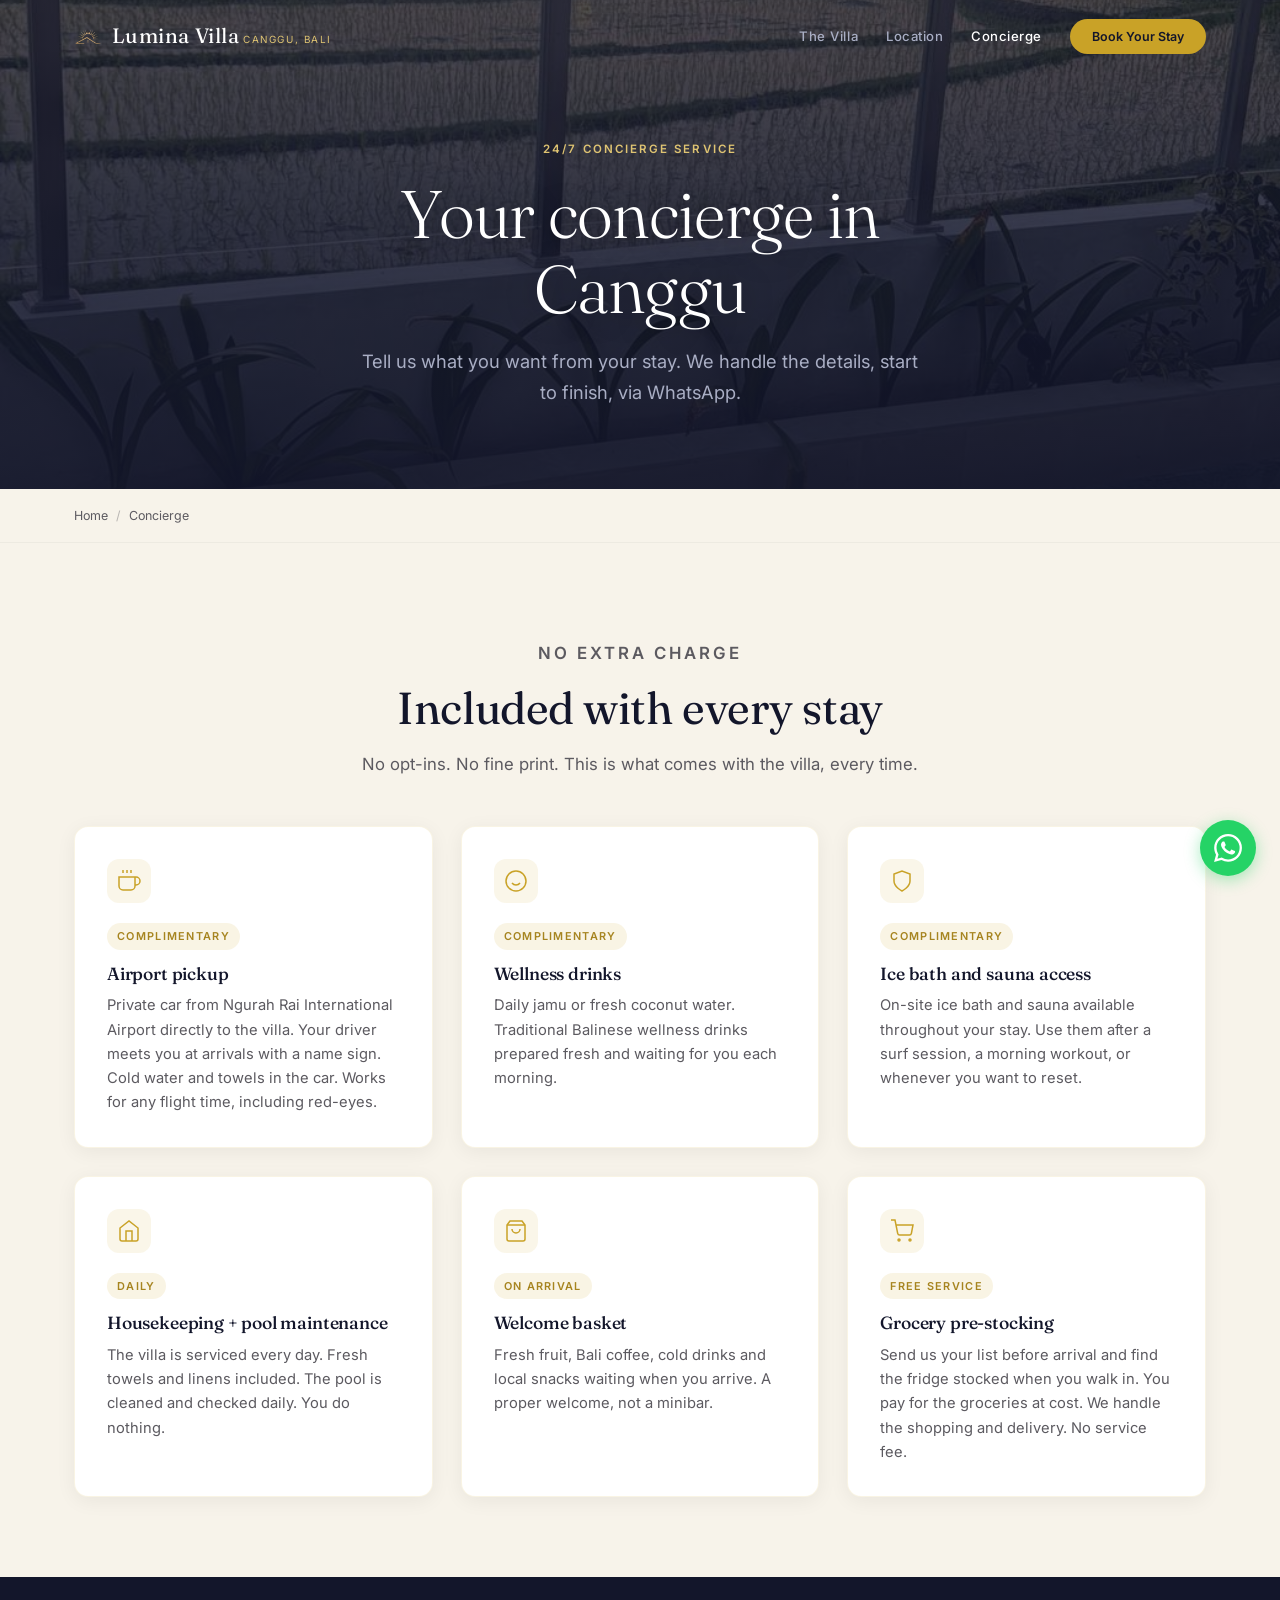
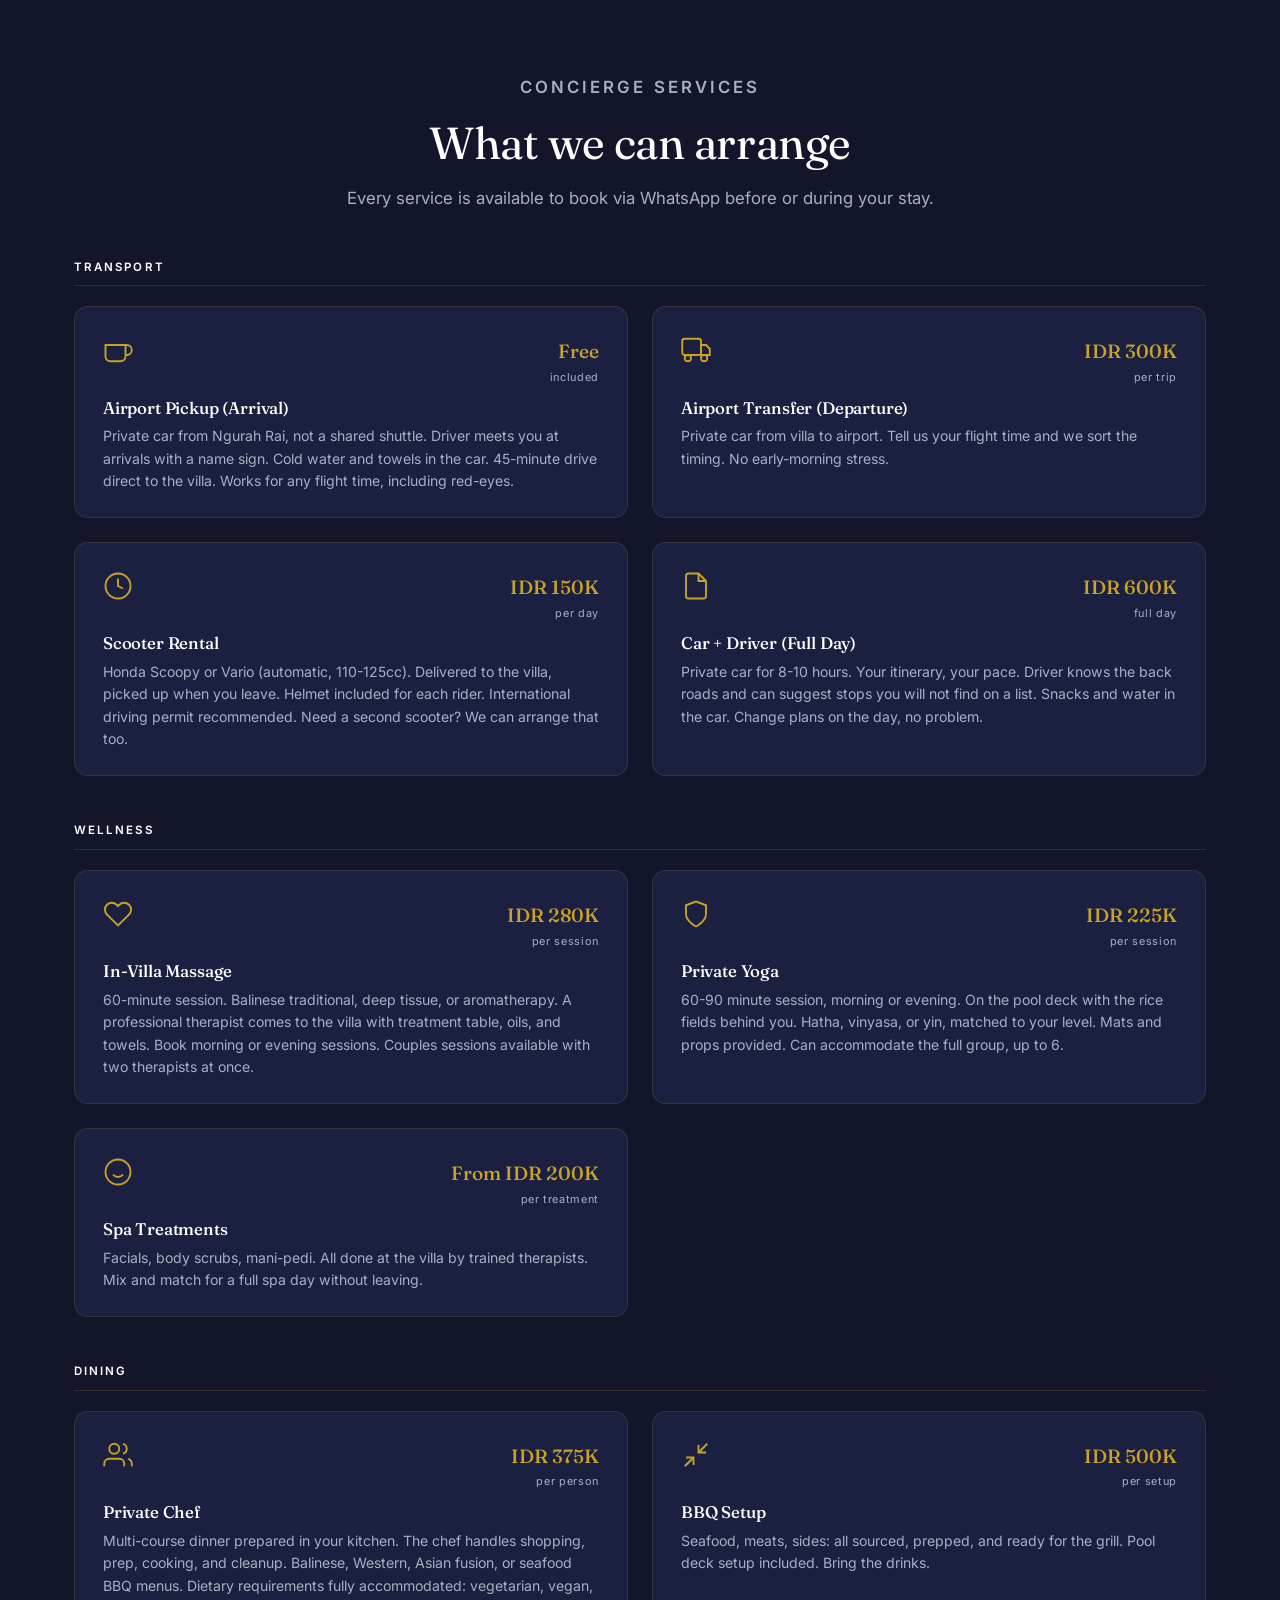
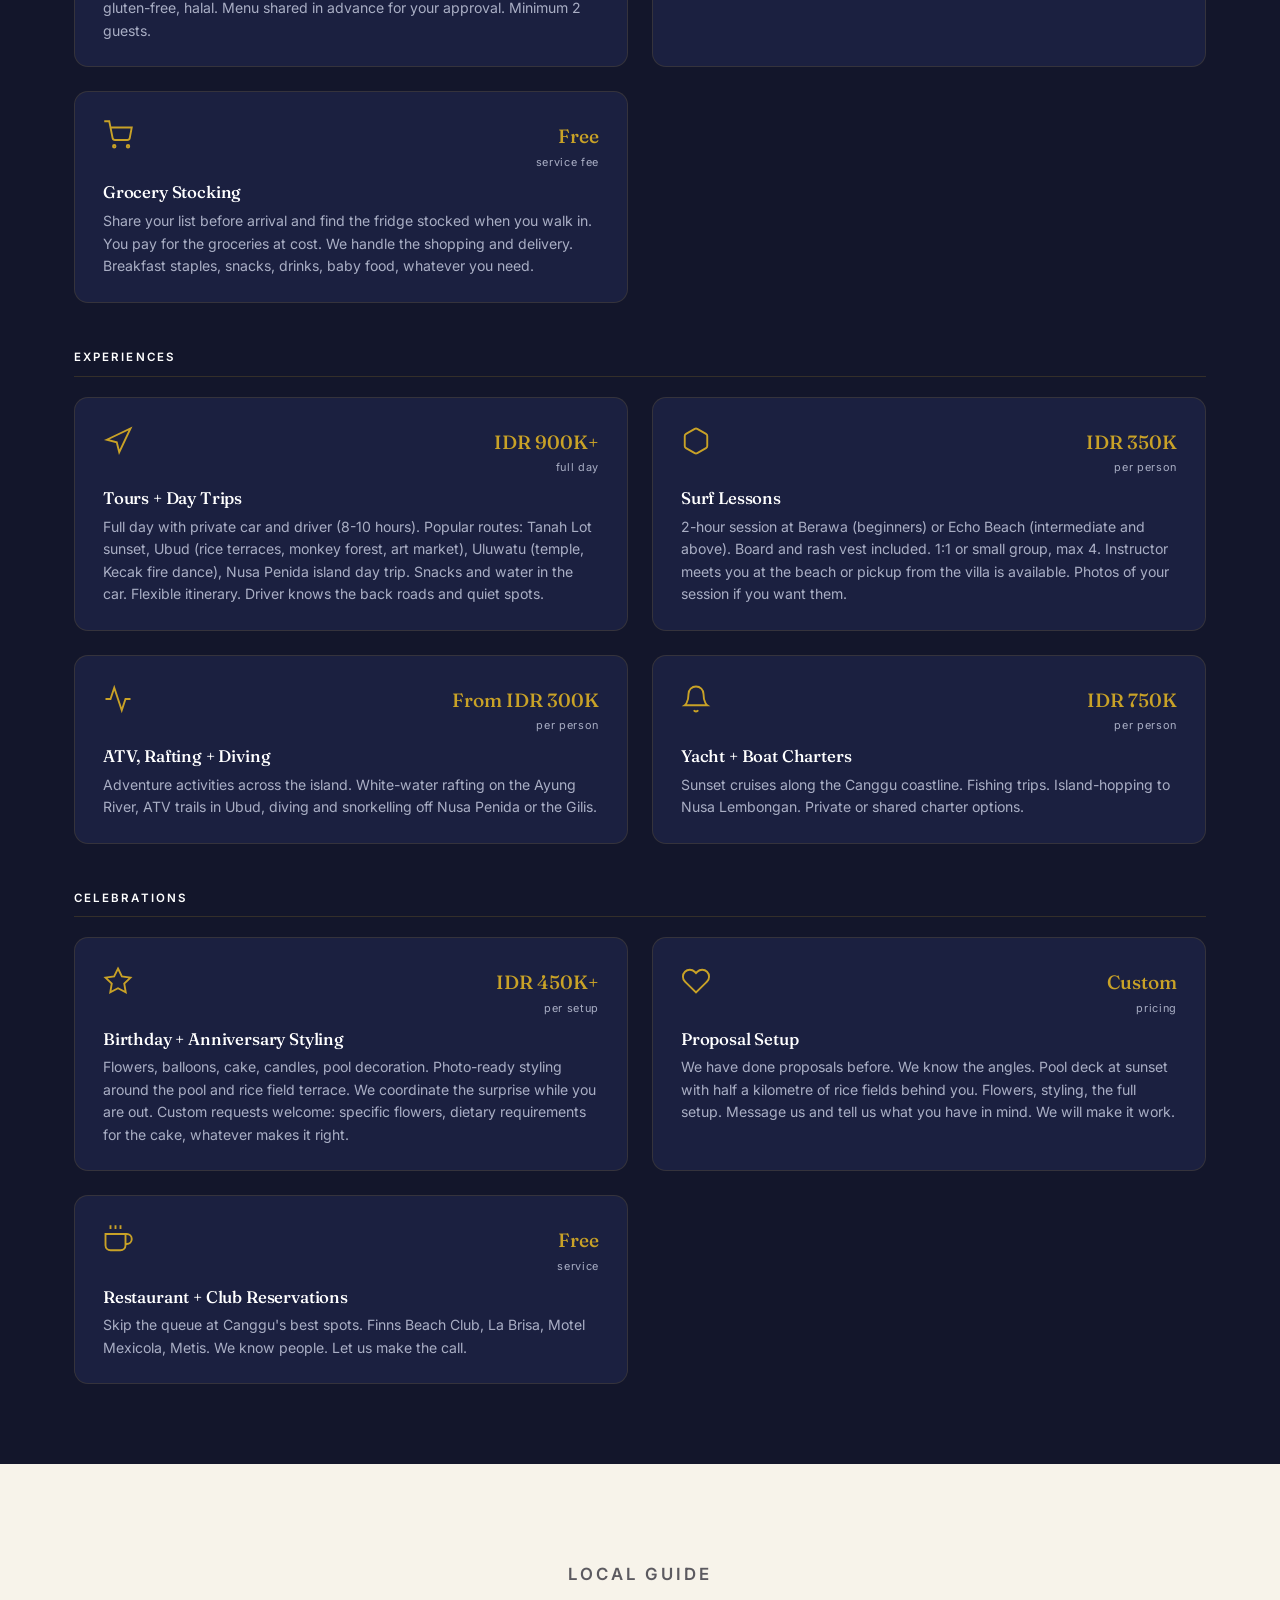
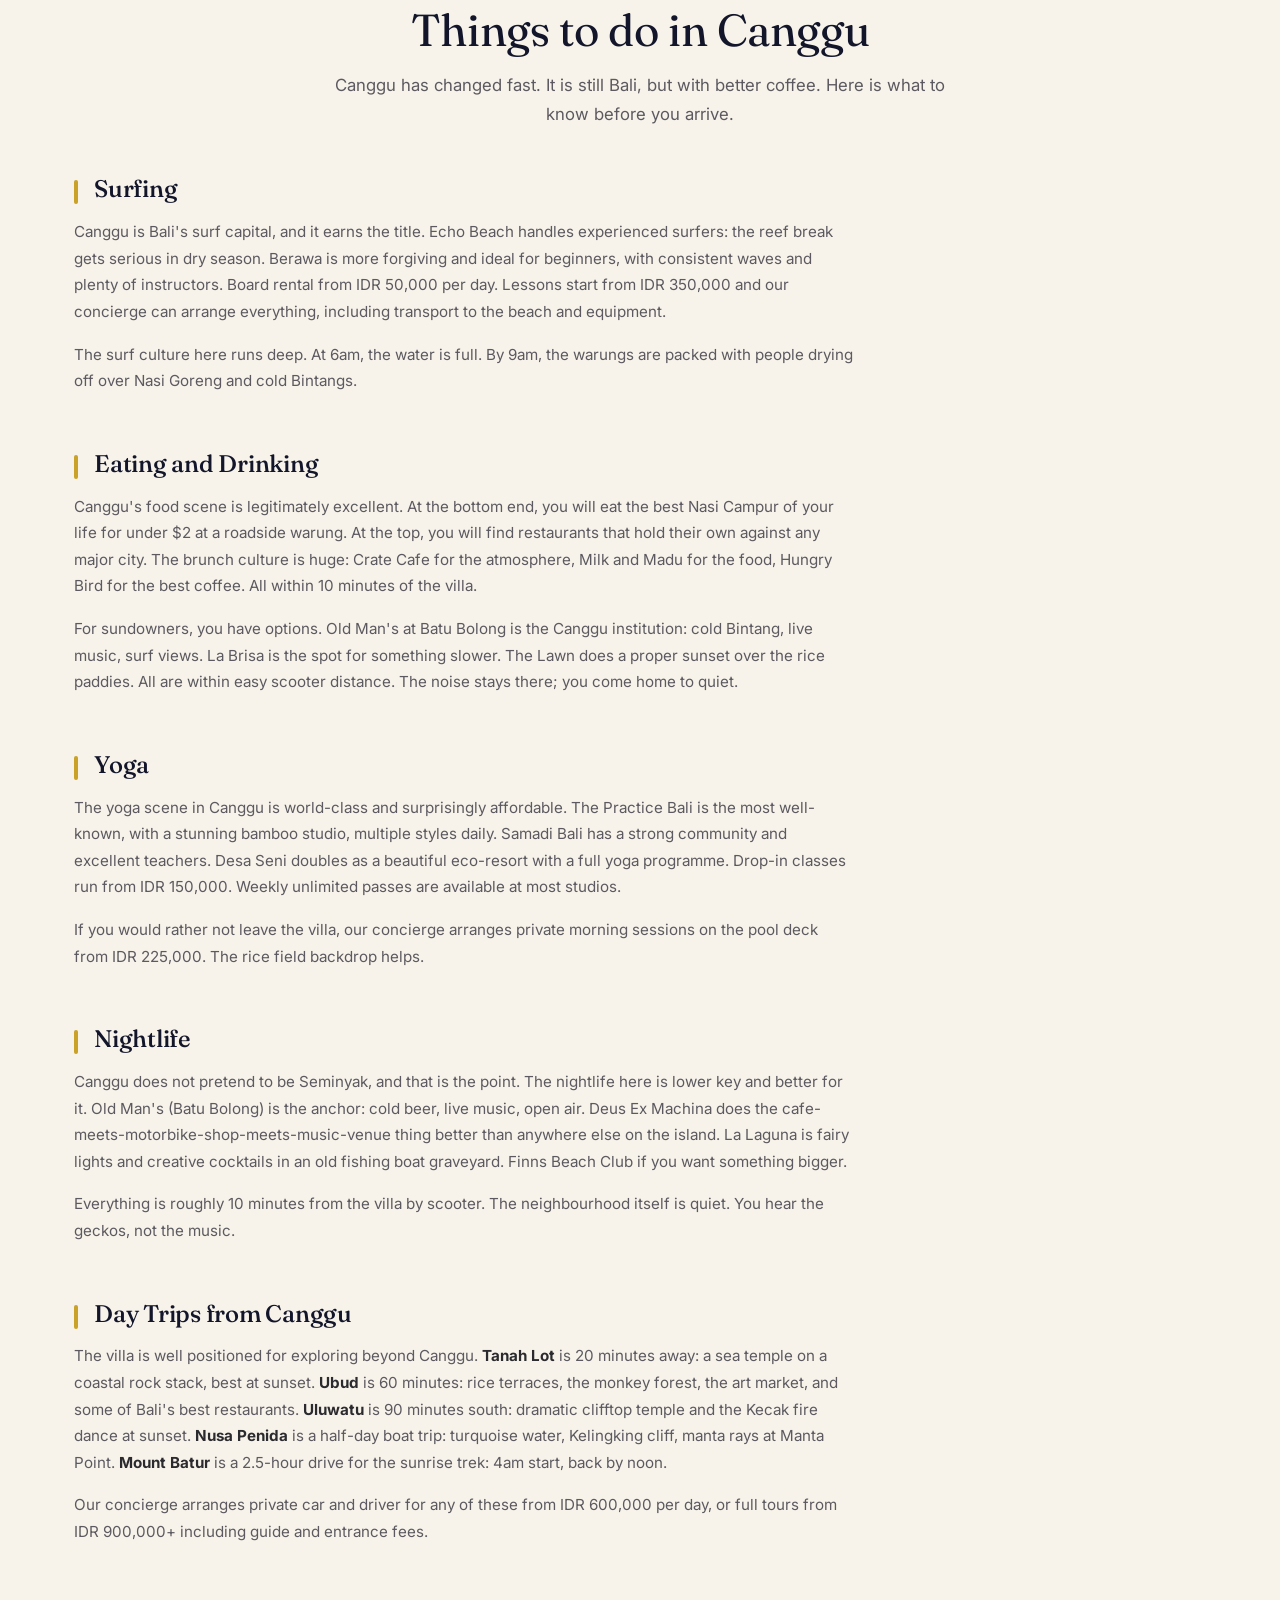
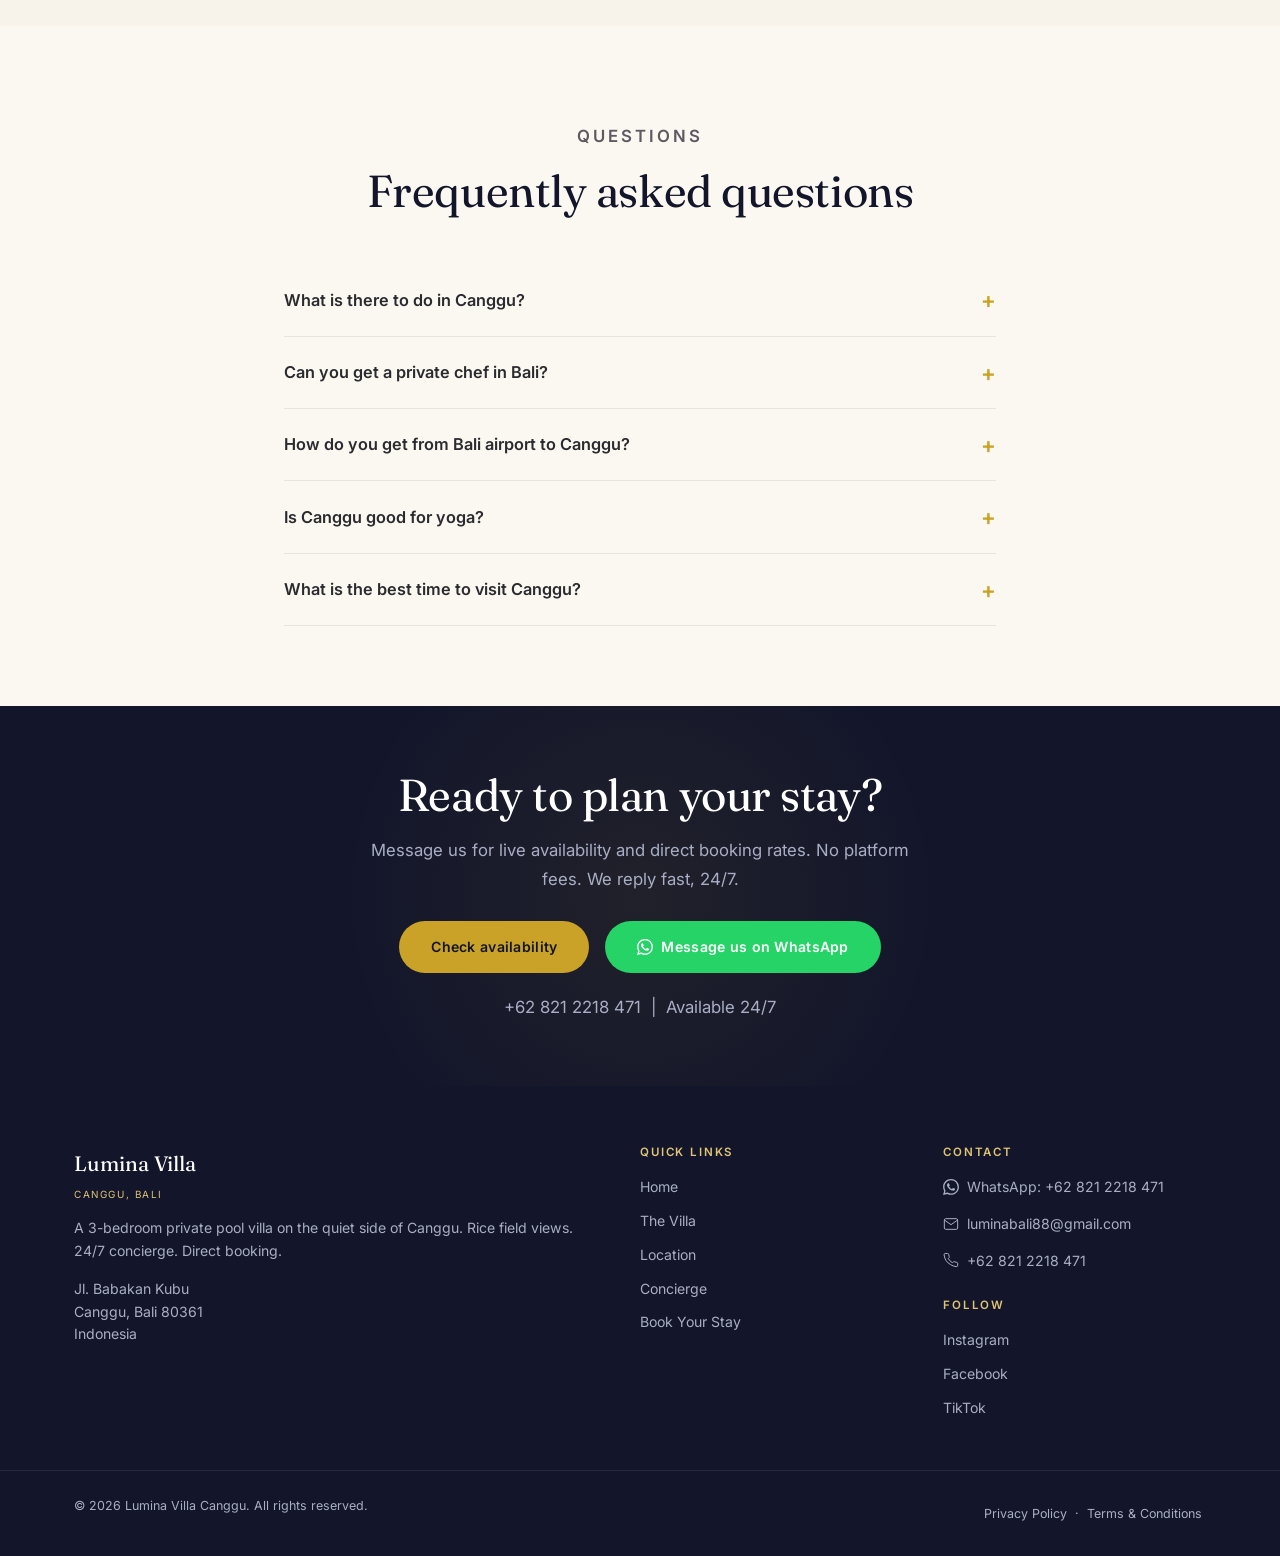
<file: docs/concierge.html>
<!DOCTYPE html>
<html lang="en">
<head>
  <meta charset="UTF-8">
  <meta name="viewport" content="width=device-width, initial-scale=1.0">
  <title>Concierge | Lumina Villa Canggu - Private Chef, Yoga, Tours &amp; More</title>
  <meta name="description" content="Your personal concierge in Canggu. Private chef, in-villa yoga, airport transfers, tours, surf lessons and more. Things to do in Canggu, all arranged via WhatsApp.">
  <meta name="keywords" content="things to do in canggu, bali private chef, canggu concierge, canggu villa concierge, things to do bali canggu, bali yoga canggu, canggu surf lessons">
  <meta property="og:title" content="Concierge | Lumina Villa Canggu">
  <meta property="og:description" content="From airport pickup to private chef dinners, our concierge handles everything. Arranged via WhatsApp.">
  <meta property="og:type" content="website">
  <link rel="canonical" href="https://luminavillabali.com/concierge.html">

  <!-- Icons -->
  <link rel="icon" type="image/png" href="img/brand-logo.png" />
  <link rel="apple-touch-icon" href="img/apple-touch-icon.png" />

  <!-- Fonts -->
  <link rel="preconnect" href="https://fonts.googleapis.com">
  <link rel="preconnect" href="https://fonts.gstatic.com" crossorigin>
  <link href="https://fonts.googleapis.com/css2?family=Fraunces:ital,opsz,wght@0,9..144,300;0,9..144,400;0,9..144,500;1,9..144,300;1,9..144,400&family=Inter:wght@300;400;500;600&display=swap" rel="stylesheet">

  <!-- BreadcrumbList Schema -->
  <script type="application/ld+json">
  {
    "@context": "https://schema.org",
    "@type": "BreadcrumbList",
    "itemListElement": [
      { "@type": "ListItem", "position": 1, "name": "Home", "item": "https://luminavillabali.com/" },
      { "@type": "ListItem", "position": 2, "name": "Concierge", "item": "https://luminavillabali.com/concierge.html" }
    ]
  }
  </script>

  <!-- FAQPage Schema -->
  <script type="application/ld+json">
  {
    "@context": "https://schema.org",
    "@type": "FAQPage",
    "mainEntity": [
      {
        "@type": "Question",
        "name": "What is there to do in Canggu?",
        "acceptedAnswer": {
          "@type": "Answer",
          "text": "Canggu has surf beaches (Echo Beach, Berawa), world-class yoga studios, a thriving brunch and cafe scene, sunset beach clubs like Old Man's and La Brisa, and excellent day trips to Tanah Lot (20 min), Ubud rice terraces (60 min), Uluwatu temple (90 min), and Nusa Penida (half day). Our concierge can arrange any of these for you."
        }
      },
      {
        "@type": "Question",
        "name": "Can you get a private chef in Bali?",
        "acceptedAnswer": {
          "@type": "Answer",
          "text": "Yes. Lumina Villa offers an in-villa private chef experience from IDR 375,000 per person. Your chef prepares a multi-course dinner in the villa kitchen using fresh local ingredients. Cuisines include Balinese, Western, and fusion. Vegetarian, vegan, gluten-free, and halal diets are all accommodated. Book via WhatsApp 24 hours in advance."
        }
      },
      {
        "@type": "Question",
        "name": "How do you get from Bali airport to Canggu?",
        "acceptedAnswer": {
          "@type": "Answer",
          "text": "Lumina Villa includes a complimentary airport pickup on arrival. A private driver meets you at arrivals with a sign and takes you directly to the villa, approximately 45 minutes. This is a private car, not a shared shuttle. For departure, airport transfers are available for IDR 300,000."
        }
      },
      {
        "@type": "Question",
        "name": "Is Canggu good for yoga?",
        "acceptedAnswer": {
          "@type": "Answer",
          "text": "Yes. Canggu has some of Bali's best yoga studios including The Practice Bali, Samadi Bali, and Desa Seni, all within 15 minutes of the villa. Drop-in classes start from IDR 150,000. Alternatively, our concierge can arrange private yoga sessions on the villa's pool deck with rice field views, from IDR 225,000 per session."
        }
      },
      {
        "@type": "Question",
        "name": "What is the best time to visit Canggu?",
        "acceptedAnswer": {
          "@type": "Answer",
          "text": "The dry season from April to October is the most popular time to visit Canggu. Skies are clearer, surf is more consistent, and outdoor activities are easier to plan. That said, Bali is warm year-round at 27 to 30 degrees Celsius. The wet season (November to March) brings afternoon showers but fewer crowds and lower villa rates."
        }
      }
    ]
  }
  </script>

  <!-- Service Schema -->
  <script type="application/ld+json">
  {
    "@context": "https://schema.org",
    "@type": "Service",
    "name": "Lumina Villa Canggu Concierge Service",
    "provider": {
      "@type": "LodgingBusiness",
      "name": "Lumina Villa Canggu",
      "url": "https://luminavillabali.com",
      "address": {
        "@type": "PostalAddress",
        "streetAddress": "Jl. Babakan Kubu",
        "addressLocality": "Canggu",
        "addressRegion": "Bali",
        "addressCountry": "ID"
      }
    },
    "serviceType": "Villa Concierge",
    "description": "Full-service villa concierge including airport transfers, in-villa massage, private chef, yoga sessions, tours, surf lessons, and celebration styling. All arranged via WhatsApp.",
    "areaServed": { "@type": "Place", "name": "Canggu, Bali, Indonesia" }
  }
  </script>

  <style>
    :root {
      --ink: #13162B;
      --ink-2: #1B2040;
      --ink-3: #252B4E;
      --gold: #C9A227;
      --gold-soft: #DFC472;
      --gold-deep: #A6841F;
      --bone: #F7F3EA;
      --cream: #FBF8F1;
      --sand: #EFE7D6;
      --text: #2B2A2E;
      --text-soft: #5C5A60;
      --text-inv: #EFE9DC;
      --text-inv-soft: #A9AEC4;
      --line: rgba(201,162,39,.28);
      --shadow: 0 18px 50px -20px rgba(19,22,43,.45);
      --maxw: 1180px;
      --display: "Fraunces", Georgia, "Times New Roman", serif;
      --body: "Inter", -apple-system, BlinkMacSystemFont, "Segoe UI", sans-serif;
      --radius: 14px;
      --radius-sm: 8px;
    }

    *, *::before, *::after { box-sizing: border-box; margin: 0; padding: 0; }
    html { scroll-behavior: smooth; -webkit-text-size-adjust: 100%; }

    body {
      font-family: var(--body);
      font-size: 1rem;
      line-height: 1.7;
      color: var(--text);
      background: var(--cream);
      -webkit-font-smoothing: antialiased;
    }

    img { max-width: 100%; height: auto; display: block; }
    a { color: var(--gold-deep); text-decoration: none; transition: color .2s; }
    a:hover { color: var(--gold); }

    h1, h2, h3, h4 {
      font-family: var(--display);
      font-weight: 400;
      line-height: 1.12;
      color: var(--ink);
      letter-spacing: -0.01em;
    }
    h1 { font-size: clamp(2.4rem, 6vw, 4.2rem); font-weight: 300; }
    h2 { font-size: clamp(1.8rem, 4vw, 2.8rem); }
    h3 { font-size: clamp(1.2rem, 2.5vw, 1.5rem); font-weight: 500; }
    h4 { font-size: 1.1rem; font-weight: 500; }
    p { margin-bottom: 1rem; }
    p:last-child { margin-bottom: 0; }
    ul { list-style: none; }

    /* Layout */
    .container { max-width: var(--maxw); margin: 0 auto; padding: 0 24px; }
    .container--narrow { max-width: 760px; }
    .text-center { text-align: center; }

    .section { padding: 80px 0; }
    .section--dark { background: var(--ink); color: var(--text-inv); }
    .section--dark h2, .section--dark h3, .section--dark h4 { color: #fff; }
    .section--dark p { color: var(--text-inv-soft); }
    .section--dark a { color: var(--gold-soft); }
    .section--bone { background: var(--bone); }

    .section-header { margin-bottom: 48px; }
    .section-header h2 { margin-top: 14px; }
    .section-header p { margin-top: 16px; max-width: 640px; color: var(--text-soft); font-size: 1.05rem; }
    .section-header.text-center p { margin-left: auto; margin-right: auto; }
    .section--dark .section-header p { color: var(--text-inv-soft); }

    .section-eyebrow {
      font-family: var(--body);
      font-size: 0.72rem;
      letter-spacing: 0.18em;
      text-transform: uppercase;
      color: var(--gold);
      font-weight: 600;
    }
    .section--dark .section-eyebrow { color: var(--gold-soft); }

    .grid { display: grid; gap: 28px; }
    .grid--2 { grid-template-columns: repeat(2, 1fr); }
    .grid--3 { grid-template-columns: repeat(3, 1fr); }

    /* Buttons */
    .btn {
      display: inline-flex;
      align-items: center;
      gap: 8px;
      padding: 14px 32px;
      border-radius: 50px;
      font-family: var(--body);
      font-size: 0.88rem;
      font-weight: 600;
      letter-spacing: 0.02em;
      cursor: pointer;
      border: none;
      transition: all .25s;
      text-decoration: none;
    }
    .btn--gold { background: var(--gold); color: var(--ink); }
    .btn--gold:hover { background: var(--gold-soft); color: var(--ink); transform: translateY(-1px); box-shadow: 0 8px 24px rgba(201,162,39,.3); }
    .btn--outline { background: transparent; color: var(--gold); border: 1.5px solid var(--gold); }
    .btn--outline:hover { background: var(--gold); color: var(--ink); }
    .btn--wa { background: #25D366; color: #fff; }
    .btn--wa:hover { background: #20bd5a; color: #fff; transform: translateY(-1px); }
    .btn--wa svg { flex-shrink: 0; }

    /* Navigation */
    .site-header {
      position: fixed;
      top: 0;
      left: 0;
      right: 0;
      z-index: 100;
      padding: 18px 0;
      transition: all .3s;
    }
    .site-header.scrolled {
      background: rgba(19,22,43,.95);
      backdrop-filter: blur(12px);
      -webkit-backdrop-filter: blur(12px);
      padding: 12px 0;
      box-shadow: 0 2px 20px rgba(0,0,0,.2);
    }
    .nav-inner {
      max-width: var(--maxw);
      margin: 0 auto;
      padding: 0 24px;
      display: flex;
      align-items: center;
      justify-content: space-between;
    }
    .nav-brand {
      display: flex;
      flex-direction: column;
      text-decoration: none;
    }
    .brand-name {
      font-family: var(--display);
      font-size: 1.3rem;
      color: #fff;
      font-weight: 400;
      letter-spacing: 0.02em;
    }
    .brand-sub {
      font-size: 0.62rem;
      letter-spacing: 0.16em;
      text-transform: uppercase;
      color: var(--gold-soft);
      margin-top: -2px;
    }
    .nav-brand:hover .brand-name { color: var(--gold-soft); }

    .nav-menu {
      display: flex;
      align-items: center;
      gap: 28px;
      list-style: none;
    }
    .nav-link {
      color: var(--text-inv-soft);
      font-size: 0.82rem;
      font-weight: 500;
      letter-spacing: 0.04em;
      transition: color .2s;
      text-decoration: none;
    }
    .nav-link:hover { color: #fff; }
    .nav-link--active { color: #fff; }
    .nav-cta-link {
      background: var(--gold);
      color: var(--ink) !important;
      padding: 10px 22px;
      border-radius: 50px;
      font-size: 0.78rem !important;
      font-weight: 600;
      transition: all .25s;
    }
    .nav-cta-link:hover { background: var(--gold-soft); transform: translateY(-1px); }

    .nav-cta-mobile{display:none; font-size:.7rem; font-weight:600; letter-spacing:.06em; text-transform:uppercase; color:var(--ink); background:var(--gold-soft); padding:7px 14px; border-radius:999px; text-decoration:none; white-space:nowrap}

    .nav-toggle {
      display: none;
      background: none;
      border: none;
      cursor: pointer;
      padding: 8px;
      z-index: 101;
    }
    .nav-toggle span {
      display: block;
      width: 22px;
      height: 2px;
      background: #fff;
      margin: 5px 0;
      transition: all .3s;
    }

    .mobile-menu {
      display: none;
      position: fixed;
      inset: 0;
      background: var(--ink);
      z-index: 99;
      flex-direction: column;
      align-items: center;
      justify-content: center;
      gap: 32px;
    }
    .mobile-menu.open { display: flex; }
    .mobile-menu a {
      color: var(--text-inv);
      font-family: var(--display);
      font-size: 1.6rem;
      text-decoration: none;
    }
    .mobile-menu a:hover { color: var(--gold-soft); }

    /* Hero (short inner) */
    .hero {
      position: relative;
      min-height: 50vh;
      display: flex;
      align-items: center;
      justify-content: center;
      text-align: center;
      background: var(--ink);
      color: #fff;
      overflow: hidden;
    }
    .hero-media {
      position: absolute;
      inset: 0;
      background: url('img/hero-bg.jpg') center/cover no-repeat;
      background-size: cover;
      background-position: center;
      opacity: 0.5;
    }
    .hero-overlay {
      position: absolute;
      inset: 0;
      background: linear-gradient(180deg, rgba(19,22,43,.5) 0%, rgba(19,22,43,.85) 100%);
    }
    .hero-content {
      position: relative;
      z-index: 2;
      max-width: 720px;
      padding: 140px 24px 80px;
    }
    .hero h1 { color: #fff; text-shadow: 0 2px 30px rgba(0,0,0,.35); margin-bottom: 0; }
    .hero-eyebrow {
      font-family: var(--body);
      font-size: 0.72rem;
      letter-spacing: 0.18em;
      text-transform: uppercase;
      color: var(--gold-soft);
      font-weight: 600;
      margin-bottom: 16px;
    }
    .hero-sub {
      font-size: 1.15rem;
      color: var(--text-inv-soft);
      margin-top: 20px;
      max-width: 560px;
      margin-left: auto;
      margin-right: auto;
    }

    /* Breadcrumb */
    .breadcrumb {
      padding: 16px 0;
      background: var(--bone);
      border-bottom: 1px solid rgba(0,0,0,.04);
    }
    .breadcrumb-inner {
      max-width: var(--maxw);
      margin: 0 auto;
      padding: 0 24px;
    }
    .breadcrumb ol {
      display: flex;
      gap: 8px;
      list-style: none;
      font-size: 0.78rem;
      color: var(--text-soft);
    }
    .breadcrumb a { color: var(--text-soft); }
    .breadcrumb a:hover { color: var(--gold); }
    .breadcrumb li + li::before { content: "/"; margin-right: 8px; opacity: 0.4; }

    /* Included cards (bone bg, gold accents) */
    .included-card {
      background: #fff;
      border-radius: var(--radius);
      padding: 32px;
      box-shadow: 0 4px 20px rgba(0,0,0,.06);
      border: 1px solid rgba(201,162,39,.12);
      transition: transform .25s, box-shadow .25s;
    }
    .included-card:hover {
      transform: translateY(-3px);
      box-shadow: 0 12px 32px rgba(0,0,0,.1);
    }
    .included-card-icon {
      width: 44px;
      height: 44px;
      display: flex;
      align-items: center;
      justify-content: center;
      border-radius: 12px;
      background: rgba(201,162,39,.1);
      color: var(--gold);
      margin-bottom: 18px;
    }
    .included-card h4 { margin-bottom: 10px; }
    .included-card p { color: var(--text-soft); font-size: 0.92rem; line-height: 1.65; }
    .included-badge {
      display: inline-block;
      font-size: 0.68rem;
      font-weight: 600;
      letter-spacing: 0.12em;
      text-transform: uppercase;
      color: var(--gold-deep);
      background: rgba(201,162,39,.12);
      padding: 4px 10px;
      border-radius: 50px;
      margin-bottom: 14px;
    }

    /* Experience cards (dark section, 2-col) */
    .exp-grid { display: grid; grid-template-columns: repeat(2, 1fr); gap: 24px; margin-bottom: 48px; }
    .exp-grid:last-child { margin-bottom: 0; }

    .exp-card {
      background: var(--ink-2);
      border: 1px solid rgba(201,162,39,.15);
      border-radius: var(--radius);
      padding: 28px 28px 24px;
      transition: transform .25s, border-color .25s;
    }
    .exp-card:hover {
      transform: translateY(-2px);
      border-color: rgba(201,162,39,.35);
    }
    .exp-card-top {
      display: flex;
      align-items: flex-start;
      justify-content: space-between;
      gap: 16px;
      margin-bottom: 12px;
    }
    .exp-card-icon {
      width: 40px;
      height: 40px;
      color: var(--gold);
      flex-shrink: 0;
    }
    .exp-card-price {
      font-family: var(--display);
      font-size: 1.2rem;
      color: var(--gold);
      font-weight: 500;
      white-space: nowrap;
      text-align: right;
    }
    .exp-card-price small {
      display: block;
      font-family: var(--body);
      font-size: 0.68rem;
      color: var(--text-inv-soft);
      letter-spacing: 0.06em;
      font-weight: 400;
    }
    .exp-card h4 { color: #fff; margin-bottom: 8px; font-size: 1.05rem; }
    .exp-card p { color: var(--text-inv-soft); font-size: 0.88rem; line-height: 1.6; }

    .services-category-title {
      font-family: var(--body);
      font-size: 0.72rem;
      letter-spacing: 0.18em;
      text-transform: uppercase;
      color: var(--gold-soft);
      font-weight: 600;
      margin-bottom: 20px;
      padding-bottom: 12px;
      border-bottom: 1px solid rgba(201,162,39,.18);
    }

    /* Content blocks (things to do) */
    .content-grid { display: grid; gap: 56px; }
    .content-block {
      max-width: 780px;
    }
    .content-block h3 {
      margin-bottom: 16px;
      position: relative;
      padding-left: 20px;
    }
    .content-block h3::before {
      content: "";
      position: absolute;
      left: 0;
      top: 4px;
      width: 4px;
      height: 24px;
      background: var(--gold);
      border-radius: 2px;
    }
    .content-block p {
      color: var(--text-soft);
      font-size: 0.95rem;
      line-height: 1.75;
    }
    .content-block strong { color: var(--text); }

    /* FAQ */
    .faq-group { max-width: 760px; margin: 0 auto; }
    .faq-item { border-bottom: 1px solid rgba(0,0,0,.08); }
    .faq-q {
      display: flex;
      align-items: center;
      justify-content: space-between;
      width: 100%;
      padding: 20px 0;
      background: none;
      border: none;
      cursor: pointer;
      font-family: var(--body);
      font-size: 1.02rem;
      font-weight: 600;
      color: var(--text);
      text-align: left;
      line-height: 1.4;
    }
    .faq-q::after {
      content: "+";
      font-size: 1.4rem;
      color: var(--gold);
      flex-shrink: 0;
      margin-left: 16px;
      transition: transform .3s;
    }
    .faq-item.open .faq-q::after { transform: rotate(45deg); }
    .faq-a {
      max-height: 0;
      overflow: hidden;
      transition: max-height .35s ease, padding .35s;
    }
    .faq-item.open .faq-a { max-height: 600px; padding-bottom: 20px; }
    .faq-a p { color: var(--text-soft); font-size: 0.95rem; line-height: 1.7; }

    /* CTA strip */
    .cta-strip {
      background: var(--ink);
      color: var(--text-inv);
      padding: 64px 0;
      text-align: center;
      position: relative;
      overflow: hidden;
    }
    .cta-strip::before {
      content: "";
      position: absolute;
      top: 50%;
      left: 50%;
      transform: translate(-50%, -50%);
      width: 600px;
      height: 600px;
      background: radial-gradient(circle, rgba(201,162,39,.08) 0%, transparent 70%);
      pointer-events: none;
    }
    .cta-strip h2 { color: #fff; margin-bottom: 16px; }
    .cta-strip p { color: var(--text-inv-soft); max-width: 560px; margin-left: auto; margin-right: auto; font-size: 1.05rem; }
    .cta-strip .btn-group { margin-top: 28px; display: flex; gap: 16px; justify-content: center; flex-wrap: wrap; }
    .helper-text { margin-top: 20px; font-size: 0.78rem; color: var(--text-inv-soft); }

    /* Footer */
    .site-footer {
      background: var(--ink);
      color: var(--text-inv-soft);
      padding: 60px 0 0;
      font-size: 0.88rem;
    }
    .site-footer a { color: var(--text-inv-soft); text-decoration: none; }
    .site-footer a:hover { color: var(--gold-soft); }
    .footer-inner {
      display: grid;
      grid-template-columns: 2fr 1fr 1fr;
      gap: 40px;
      padding-bottom: 40px;
    }
    .footer-brand-name {
      font-family: var(--display);
      font-size: 1.3rem;
      color: #fff;
      display: block;
    }
    .footer-brand-tagline {
      font-size: 0.62rem;
      letter-spacing: 0.16em;
      text-transform: uppercase;
      color: var(--gold-soft);
      margin-top: -2px;
    }
    .footer-tagline-text { margin-top: 12px; line-height: 1.6; }
    .footer-address { margin-top: 12px; font-style: normal; line-height: 1.6; }
    .footer-col-heading {
      font-family: var(--body);
      font-size: 0.72rem;
      font-weight: 600;
      letter-spacing: 0.16em;
      text-transform: uppercase;
      color: var(--gold-soft);
      margin-bottom: 16px;
    }
    .site-footer li { margin-bottom: 10px; }
    .footer-contact-link { display: inline-flex; align-items: center; gap: 8px; }
    .footer-bottom {
      border-top: 1px solid rgba(255,255,255,.08);
      padding: 24px 0;
    }
    .footer-bottom-inner {
      display: flex;
      justify-content: space-between;
      align-items: center;
      font-size: 0.78rem;
    }
    .footer-legal a { color: var(--text-inv-soft); margin: 0 4px; }

    /* WhatsApp FAB */
    .fab {
      position: fixed;
      bottom: 24px;
      right: 24px;
      z-index: 90;
      width: 56px;
      height: 56px;
      border-radius: 50%;
      background: #25D366;
      color: #fff;
      display: flex;
      align-items: center;
      justify-content: center;
      box-shadow: 0 4px 16px rgba(37,211,102,.4);
      transition: transform .25s, box-shadow .25s;
      text-decoration: none;
    }
    .fab:hover {
      transform: scale(1.08);
      box-shadow: 0 8px 24px rgba(37,211,102,.5);
      color: #fff;
    }

    /* Reveal */
    .reveal { opacity: 0; transform: translateY(24px); transition: opacity .6s, transform .6s; }
    .reveal.in { opacity: 1; transform: translateY(0); }

    /* Responsive */
    @media (max-width: 900px) {
      .grid--2, .grid--3 { grid-template-columns: 1fr; }
      .exp-grid { grid-template-columns: 1fr; }
      .nav-menu { display: none; }
      .nav-cta-mobile { display: inline-block; }
      .nav-toggle { display: block; }
      .hero { min-height: 45vh; }
      .section { padding: 56px 0; }
      .footer-inner { grid-template-columns: 1fr 1fr; }
    }
    @media (max-width: 600px) {
      .footer-inner { grid-template-columns: 1fr; }
      .footer-bottom-inner { flex-direction: column; gap: 8px; text-align: center; }
      .hero-content { padding: 120px 20px 60px; }
      .btn { font-size: .85rem; padding: .75em 1.2em; }
      .hero-actions { flex-direction: column; align-items: center; }
      .hero-actions .btn, .cta-actions .btn { width: 100%; max-width: 320px; justify-content: center; }
    }
  </style>
</head>
<body>

  <!-- NAVIGATION -->
  <header class="site-header" id="site-header" role="banner">
    <nav class="nav-inner" aria-label="Primary navigation">
      <a href="index.html" class="nav-brand" aria-label="Lumina Villa, home" style="flex-direction:row; align-items:center; gap:10px">
        <img src="img/brand-logo.png" alt="" width="28" height="28" aria-hidden="true" style="border-radius:4px" />
        <div><span class="brand-name">Lumina Villa</span>
        <span class="brand-sub">Canggu, Bali</span></div>
      </a>
      <a href="book.html" class="nav-cta-mobile">Check Availability</a>
      <button class="nav-toggle" id="nav-toggle" aria-expanded="false" aria-controls="mobile-menu" aria-label="Open navigation menu">
        <span></span><span></span><span></span>
      </button>
      <ul class="nav-menu" id="nav-menu" role="list">
        <li><a href="villa.html" class="nav-link">The Villa</a></li>
        <li><a href="location.html" class="nav-link">Location</a></li>
        <li><a href="concierge.html" class="nav-link nav-link--active">Concierge</a></li>
        <li><a href="book.html" class="nav-cta-link" aria-label="Book your stay at Lumina Villa">Book Your Stay</a></li>
      </ul>
    </nav>
  </header>

  <!-- Mobile menu -->
  <div class="mobile-menu" id="mobile-menu" role="dialog" aria-label="Navigation menu">
    <a href="index.html">Home</a>
    <a href="villa.html">The Villa</a>
    <a href="location.html">Location</a>
    <a href="concierge.html">Concierge</a>
    <a href="book.html">Book Your Stay</a>
  </div>

  <main id="main-content">

    <!-- HERO -->
    <section class="hero" aria-labelledby="hero-heading">
      <!-- PHOTO: aerial or pool-deck shot of villa with rice fields, warm light -->
      <div class="hero-media" role="img" aria-label="Lumina Villa pool deck overlooking Canggu rice fields"></div>
      <div class="hero-overlay"></div>
      <div class="hero-content">
        <p class="hero-eyebrow">24/7 Concierge Service</p>
        <h1 id="hero-heading">Your concierge in Canggu</h1>
        <p class="hero-sub">Tell us what you want from your stay. We handle the details, start to finish, via WhatsApp.</p>
      </div>
    </section>

    <!-- Breadcrumb -->
    <div class="breadcrumb">
      <div class="breadcrumb-inner">
        <nav aria-label="Breadcrumb">
          <ol>
            <li><a href="index.html">Home</a></li>
            <li aria-current="page">Concierge</li>
          </ol>
        </nav>
      </div>
    </div>

    <!-- INCLUDED WITH EVERY STAY -->
    <section class="section section--bone reveal" id="included" aria-labelledby="included-heading">
      <div class="container">
        <div class="section-header text-center">
          <p class="section-eyebrow">No extra charge</p>
          <h2 id="included-heading">Included with every stay</h2>
          <p>No opt-ins. No fine print. This is what comes with the villa, every time.</p>
        </div>

        <div class="grid grid--3">
          <div class="included-card reveal">
            <div class="included-card-icon">
              <svg width="24" height="24" viewBox="0 0 24 24" fill="none" stroke="currentColor" stroke-width="1.5"><path d="M18 8h1a4 4 0 010 8h-1M2 8h16v9a4 4 0 01-4 4H6a4 4 0 01-4-4V8z"/><line x1="6" y1="1" x2="6" y2="4"/><line x1="10" y1="1" x2="10" y2="4"/><line x1="14" y1="1" x2="14" y2="4"/></svg>
            </div>
            <span class="included-badge">Complimentary</span>
            <h4>Airport pickup</h4>
            <p>Private car from Ngurah Rai International Airport directly to the villa. Your driver meets you at arrivals with a name sign. Cold water and towels in the car. Works for any flight time, including red-eyes.</p>
          </div>

          <div class="included-card reveal">
            <div class="included-card-icon">
              <svg width="24" height="24" viewBox="0 0 24 24" fill="none" stroke="currentColor" stroke-width="1.5"><path d="M12 2a10 10 0 0 1 10 10c0 5.52-4.48 10-10 10S2 17.52 2 12 6.48 2 12 2z"/><path d="M8 14s1.5 2 4 2 4-2 4-2"/></svg>
            </div>
            <span class="included-badge">Complimentary</span>
            <h4>Wellness drinks</h4>
            <p>Daily jamu or fresh coconut water. Traditional Balinese wellness drinks prepared fresh and waiting for you each morning.</p>
          </div>

          <div class="included-card reveal">
            <div class="included-card-icon">
              <svg width="24" height="24" viewBox="0 0 24 24" fill="none" stroke="currentColor" stroke-width="1.5"><path d="M12 22s8-4 8-10V5l-8-3-8 3v7c0 6 8 10 8 10z"/></svg>
            </div>
            <span class="included-badge">Complimentary</span>
            <h4>Ice bath and sauna access</h4>
            <p>On-site ice bath and sauna available throughout your stay. Use them after a surf session, a morning workout, or whenever you want to reset.</p>
          </div>

          <div class="included-card reveal">
            <div class="included-card-icon">
              <svg width="24" height="24" viewBox="0 0 24 24" fill="none" stroke="currentColor" stroke-width="1.5"><path d="M3 9l9-7 9 7v11a2 2 0 01-2 2H5a2 2 0 01-2-2z"/><polyline points="9 22 9 12 15 12 15 22"/></svg>
            </div>
            <span class="included-badge">Daily</span>
            <h4>Housekeeping + pool maintenance</h4>
            <p>The villa is serviced every day. Fresh towels and linens included. The pool is cleaned and checked daily. You do nothing.</p>
          </div>

          <div class="included-card reveal">
            <div class="included-card-icon">
              <svg width="24" height="24" viewBox="0 0 24 24" fill="none" stroke="currentColor" stroke-width="1.5"><path d="M6 2L3 6v14a2 2 0 002 2h14a2 2 0 002-2V6l-3-4z"/><line x1="3" y1="6" x2="21" y2="6"/><path d="M16 10a4 4 0 01-8 0"/></svg>
            </div>
            <span class="included-badge">On arrival</span>
            <h4>Welcome basket</h4>
            <p>Fresh fruit, Bali coffee, cold drinks and local snacks waiting when you arrive. A proper welcome, not a minibar.</p>
          </div>

          <div class="included-card reveal">
            <div class="included-card-icon">
              <svg width="24" height="24" viewBox="0 0 24 24" fill="none" stroke="currentColor" stroke-width="1.5"><circle cx="9" cy="21" r="1"/><circle cx="20" cy="21" r="1"/><path d="M1 1h4l2.68 13.39a2 2 0 002 1.61h9.72a2 2 0 002-1.61L23 6H6"/></svg>
            </div>
            <span class="included-badge">Free service</span>
            <h4>Grocery pre-stocking</h4>
            <p>Send us your list before arrival and find the fridge stocked when you walk in. You pay for the groceries at cost. We handle the shopping and delivery. No service fee.</p>
          </div>
        </div>
      </div>
    </section>

    <!-- SERVICES GRID -->
    <section class="section section--dark reveal" id="services" aria-labelledby="services-heading">
      <div class="container">
        <div class="section-header text-center">
          <p class="section-eyebrow">Concierge Services</p>
          <h2 id="services-heading">What we can arrange</h2>
          <p>Every service is available to book via WhatsApp before or during your stay.</p>
        </div>

        <!-- Transport -->
        <div class="reveal" style="margin-bottom: 48px;">
          <h3 class="services-category-title">Transport</h3>
          <div class="exp-grid">
            <div class="exp-card">
              <div class="exp-card-top">
                <div class="exp-card-icon">
                  <svg width="30" height="30" viewBox="0 0 24 24" fill="none" stroke="currentColor" stroke-width="1.5"><path d="M18 8h1a4 4 0 010 8h-1"/><path d="M2 8h16v9a4 4 0 01-4 4H6a4 4 0 01-4-4V8z"/></svg>
                </div>
                <div class="exp-card-price">Free<small>included</small></div>
              </div>
              <h4>Airport Pickup (Arrival)</h4>
              <p>Private car from Ngurah Rai, not a shared shuttle. Driver meets you at arrivals with a name sign. Cold water and towels in the car. 45-minute drive direct to the villa. Works for any flight time, including red-eyes.</p>
            </div>

            <div class="exp-card">
              <div class="exp-card-top">
                <div class="exp-card-icon">
                  <svg width="30" height="30" viewBox="0 0 24 24" fill="none" stroke="currentColor" stroke-width="1.5"><rect x="1" y="3" width="15" height="13" rx="2"/><path d="M16 8h4l3 3v5h-7V8z"/><circle cx="5.5" cy="18.5" r="2.5"/><circle cx="18.5" cy="18.5" r="2.5"/></svg>
                </div>
                <div class="exp-card-price">IDR 300K<small>per trip</small></div>
              </div>
              <h4>Airport Transfer (Departure)</h4>
              <p>Private car from villa to airport. Tell us your flight time and we sort the timing. No early-morning stress.</p>
            </div>

            <div class="exp-card">
              <div class="exp-card-top">
                <div class="exp-card-icon">
                  <svg width="30" height="30" viewBox="0 0 24 24" fill="none" stroke="currentColor" stroke-width="1.5"><circle cx="12" cy="12" r="10"/><path d="M12 6v6l4 2"/></svg>
                </div>
                <div class="exp-card-price">IDR 150K<small>per day</small></div>
              </div>
              <h4>Scooter Rental</h4>
              <p>Honda Scoopy or Vario (automatic, 110-125cc). Delivered to the villa, picked up when you leave. Helmet included for each rider. International driving permit recommended. Need a second scooter? We can arrange that too.</p>
            </div>

            <div class="exp-card">
              <div class="exp-card-top">
                <div class="exp-card-icon">
                  <svg width="30" height="30" viewBox="0 0 24 24" fill="none" stroke="currentColor" stroke-width="1.5"><path d="M14 2H6a2 2 0 00-2 2v16a2 2 0 002 2h12a2 2 0 002-2V8z"/><polyline points="14 2 14 8 20 8"/></svg>
                </div>
                <div class="exp-card-price">IDR 600K<small>full day</small></div>
              </div>
              <h4>Car + Driver (Full Day)</h4>
              <p>Private car for 8-10 hours. Your itinerary, your pace. Driver knows the back roads and can suggest stops you will not find on a list. Snacks and water in the car. Change plans on the day, no problem.</p>
            </div>
          </div>
        </div>

        <!-- Wellness -->
        <div class="reveal" style="margin-bottom: 48px;">
          <h3 class="services-category-title">Wellness</h3>
          <div class="exp-grid">
            <div class="exp-card">
              <div class="exp-card-top">
                <div class="exp-card-icon">
                  <svg width="30" height="30" viewBox="0 0 24 24" fill="none" stroke="currentColor" stroke-width="1.5"><path d="M20.84 4.61a5.5 5.5 0 00-7.78 0L12 5.67l-1.06-1.06a5.5 5.5 0 00-7.78 7.78l1.06 1.06L12 21.23l7.78-7.78 1.06-1.06a5.5 5.5 0 000-7.78z"/></svg>
                </div>
                <div class="exp-card-price">IDR 280K<small>per session</small></div>
              </div>
              <h4>In-Villa Massage</h4>
              <p>60-minute session. Balinese traditional, deep tissue, or aromatherapy. A professional therapist comes to the villa with treatment table, oils, and towels. Book morning or evening sessions. Couples sessions available with two therapists at once.</p>
            </div>

            <div class="exp-card">
              <div class="exp-card-top">
                <div class="exp-card-icon">
                  <svg width="30" height="30" viewBox="0 0 24 24" fill="none" stroke="currentColor" stroke-width="1.5"><path d="M12 22s8-4 8-10V5l-8-3-8 3v7c0 6 8 10 8 10z"/></svg>
                </div>
                <div class="exp-card-price">IDR 225K<small>per session</small></div>
              </div>
              <h4>Private Yoga</h4>
              <p>60-90 minute session, morning or evening. On the pool deck with the rice fields behind you. Hatha, vinyasa, or yin, matched to your level. Mats and props provided. Can accommodate the full group, up to 6.</p>
            </div>

            <div class="exp-card">
              <div class="exp-card-top">
                <div class="exp-card-icon">
                  <svg width="30" height="30" viewBox="0 0 24 24" fill="none" stroke="currentColor" stroke-width="1.5"><path d="M12 22c5.523 0 10-4.477 10-10S17.523 2 12 2 2 6.477 2 12s4.477 10 10 10z"/><path d="M8 14s1.5 2 4 2 4-2 4-2"/><line x1="9" y1="9" x2="9.01" y2="9"/><line x1="15" y1="9" x2="15.01" y2="9"/></svg>
                </div>
                <div class="exp-card-price">From IDR 200K<small>per treatment</small></div>
              </div>
              <h4>Spa Treatments</h4>
              <p>Facials, body scrubs, mani-pedi. All done at the villa by trained therapists. Mix and match for a full spa day without leaving.</p>
            </div>
          </div>
        </div>

        <!-- Dining -->
        <div class="reveal" style="margin-bottom: 48px;">
          <h3 class="services-category-title">Dining</h3>
          <div class="exp-grid">
            <div class="exp-card">
              <div class="exp-card-top">
                <div class="exp-card-icon">
                  <svg width="30" height="30" viewBox="0 0 24 24" fill="none" stroke="currentColor" stroke-width="1.5"><path d="M17 21v-2a4 4 0 00-4-4H5a4 4 0 00-4 4v2"/><circle cx="9" cy="7" r="4"/><path d="M23 21v-2a4 4 0 00-3-3.87"/><path d="M16 3.13a4 4 0 010 7.75"/></svg>
                </div>
                <div class="exp-card-price">IDR 375K<small>per person</small></div>
              </div>
              <h4>Private Chef</h4>
              <p>Multi-course dinner prepared in your kitchen. The chef handles shopping, prep, cooking, and cleanup. Balinese, Western, Asian fusion, or seafood BBQ menus. Dietary requirements fully accommodated: vegetarian, vegan, gluten-free, halal. Menu shared in advance for your approval. Minimum 2 guests.</p>
            </div>

            <div class="exp-card">
              <div class="exp-card-top">
                <div class="exp-card-icon">
                  <svg width="30" height="30" viewBox="0 0 24 24" fill="none" stroke="currentColor" stroke-width="1.5"><polyline points="4 14 10 14 10 20"/><polyline points="20 10 14 10 14 4"/><line x1="14" y1="10" x2="21" y2="3"/><line x1="3" y1="21" x2="10" y2="14"/></svg>
                </div>
                <div class="exp-card-price">IDR 500K<small>per setup</small></div>
              </div>
              <h4>BBQ Setup</h4>
              <p>Seafood, meats, sides: all sourced, prepped, and ready for the grill. Pool deck setup included. Bring the drinks.</p>
            </div>

            <div class="exp-card">
              <div class="exp-card-top">
                <div class="exp-card-icon">
                  <svg width="30" height="30" viewBox="0 0 24 24" fill="none" stroke="currentColor" stroke-width="1.5"><circle cx="9" cy="21" r="1"/><circle cx="20" cy="21" r="1"/><path d="M1 1h4l2.68 13.39a2 2 0 002 1.61h9.72a2 2 0 002-1.61L23 6H6"/></svg>
                </div>
                <div class="exp-card-price">Free<small>service fee</small></div>
              </div>
              <h4>Grocery Stocking</h4>
              <p>Share your list before arrival and find the fridge stocked when you walk in. You pay for the groceries at cost. We handle the shopping and delivery. Breakfast staples, snacks, drinks, baby food, whatever you need.</p>
            </div>
          </div>
        </div>

        <!-- Experiences -->
        <div class="reveal" style="margin-bottom: 48px;">
          <h3 class="services-category-title">Experiences</h3>
          <div class="exp-grid">
            <div class="exp-card">
              <div class="exp-card-top">
                <div class="exp-card-icon">
                  <svg width="30" height="30" viewBox="0 0 24 24" fill="none" stroke="currentColor" stroke-width="1.5"><polygon points="3 11 22 2 13 21 11 13 3 11"/></svg>
                </div>
                <div class="exp-card-price">IDR 900K+<small>full day</small></div>
              </div>
              <h4>Tours + Day Trips</h4>
              <p>Full day with private car and driver (8-10 hours). Popular routes: Tanah Lot sunset, Ubud (rice terraces, monkey forest, art market), Uluwatu (temple, Kecak fire dance), Nusa Penida island day trip. Snacks and water in the car. Flexible itinerary. Driver knows the back roads and quiet spots.</p>
            </div>

            <div class="exp-card">
              <div class="exp-card-top">
                <div class="exp-card-icon">
                  <svg width="30" height="30" viewBox="0 0 24 24" fill="none" stroke="currentColor" stroke-width="1.5"><path d="M21 16V8a2 2 0 00-1-1.73l-7-4a2 2 0 00-2 0l-7 4A2 2 0 003 8v8a2 2 0 001 1.73l7 4a2 2 0 002 0l7-4A2 2 0 0021 16z"/></svg>
                </div>
                <div class="exp-card-price">IDR 350K<small>per person</small></div>
              </div>
              <h4>Surf Lessons</h4>
              <p>2-hour session at Berawa (beginners) or Echo Beach (intermediate and above). Board and rash vest included. 1:1 or small group, max 4. Instructor meets you at the beach or pickup from the villa is available. Photos of your session if you want them.</p>
            </div>

            <div class="exp-card">
              <div class="exp-card-top">
                <div class="exp-card-icon">
                  <svg width="30" height="30" viewBox="0 0 24 24" fill="none" stroke="currentColor" stroke-width="1.5"><path d="M22 12h-4l-3 9L9 3l-3 9H2"/></svg>
                </div>
                <div class="exp-card-price">From IDR 300K<small>per person</small></div>
              </div>
              <h4>ATV, Rafting + Diving</h4>
              <p>Adventure activities across the island. White-water rafting on the Ayung River, ATV trails in Ubud, diving and snorkelling off Nusa Penida or the Gilis.</p>
            </div>

            <div class="exp-card">
              <div class="exp-card-top">
                <div class="exp-card-icon">
                  <svg width="30" height="30" viewBox="0 0 24 24" fill="none" stroke="currentColor" stroke-width="1.5"><path d="M18 8A6 6 0 006 8c0 7-3 9-3 9h18s-3-2-3-9"/><path d="M13.73 21a2 2 0 01-3.46 0"/></svg>
                </div>
                <div class="exp-card-price">IDR 750K<small>per person</small></div>
              </div>
              <h4>Yacht + Boat Charters</h4>
              <p>Sunset cruises along the Canggu coastline. Fishing trips. Island-hopping to Nusa Lembongan. Private or shared charter options.</p>
            </div>
          </div>
        </div>

        <!-- Celebrations -->
        <div class="reveal">
          <h3 class="services-category-title">Celebrations</h3>
          <div class="exp-grid">
            <div class="exp-card">
              <div class="exp-card-top">
                <div class="exp-card-icon">
                  <svg width="30" height="30" viewBox="0 0 24 24" fill="none" stroke="currentColor" stroke-width="1.5"><path d="M12 2L15.09 8.26L22 9.27L17 14.14L18.18 21.02L12 17.77L5.82 21.02L7 14.14L2 9.27L8.91 8.26L12 2z"/></svg>
                </div>
                <div class="exp-card-price">IDR 450K+<small>per setup</small></div>
              </div>
              <h4>Birthday + Anniversary Styling</h4>
              <p>Flowers, balloons, cake, candles, pool decoration. Photo-ready styling around the pool and rice field terrace. We coordinate the surprise while you are out. Custom requests welcome: specific flowers, dietary requirements for the cake, whatever makes it right.</p>
            </div>

            <div class="exp-card">
              <div class="exp-card-top">
                <div class="exp-card-icon">
                  <svg width="30" height="30" viewBox="0 0 24 24" fill="none" stroke="currentColor" stroke-width="1.5"><path d="M20.84 4.61a5.5 5.5 0 00-7.78 0L12 5.67l-1.06-1.06a5.5 5.5 0 00-7.78 7.78l1.06 1.06L12 21.23l7.78-7.78 1.06-1.06a5.5 5.5 0 000-7.78z"/></svg>
                </div>
                <div class="exp-card-price">Custom<small>pricing</small></div>
              </div>
              <h4>Proposal Setup</h4>
              <p>We have done proposals before. We know the angles. Pool deck at sunset with half a kilometre of rice fields behind you. Flowers, styling, the full setup. Message us and tell us what you have in mind. We will make it work.</p>
            </div>

            <div class="exp-card">
              <div class="exp-card-top">
                <div class="exp-card-icon">
                  <svg width="30" height="30" viewBox="0 0 24 24" fill="none" stroke="currentColor" stroke-width="1.5"><path d="M18 8h1a4 4 0 010 8h-1"/><path d="M2 8h16v9a4 4 0 01-4 4H6a4 4 0 01-4-4V8z"/><line x1="6" y1="1" x2="6" y2="4"/><line x1="10" y1="1" x2="10" y2="4"/><line x1="14" y1="1" x2="14" y2="4"/></svg>
                </div>
                <div class="exp-card-price">Free<small>service</small></div>
              </div>
              <h4>Restaurant + Club Reservations</h4>
              <p>Skip the queue at Canggu's best spots. Finns Beach Club, La Brisa, Motel Mexicola, Metis. We know people. Let us make the call.</p>
            </div>
          </div>
        </div>

      </div>
    </section>

    <!-- THINGS TO DO IN CANGGU -->
    <section class="section section--bone reveal" id="things-to-do" aria-labelledby="things-heading">
      <div class="container">
        <div class="section-header text-center">
          <p class="section-eyebrow">Local Guide</p>
          <h2 id="things-heading">Things to do in Canggu</h2>
          <p>Canggu has changed fast. It is still Bali, but with better coffee. Here is what to know before you arrive.</p>
        </div>

        <div class="content-grid">

          <div class="content-block reveal">
            <!-- PHOTO: surfer at Echo Beach or Berawa -->
            <h3>Surfing</h3>
            <p>Canggu is Bali's surf capital, and it earns the title. Echo Beach handles experienced surfers: the reef break gets serious in dry season. Berawa is more forgiving and ideal for beginners, with consistent waves and plenty of instructors. Board rental from IDR 50,000 per day. Lessons start from IDR 350,000 and our concierge can arrange everything, including transport to the beach and equipment.</p>
            <p>The surf culture here runs deep. At 6am, the water is full. By 9am, the warungs are packed with people drying off over Nasi Goreng and cold Bintangs.</p>
          </div>

          <div class="content-block reveal">
            <!-- PHOTO: Canggu cafe or brunch spread -->
            <h3>Eating and Drinking</h3>
            <p>Canggu's food scene is legitimately excellent. At the bottom end, you will eat the best Nasi Campur of your life for under $2 at a roadside warung. At the top, you will find restaurants that hold their own against any major city. The brunch culture is huge: Crate Cafe for the atmosphere, Milk and Madu for the food, Hungry Bird for the best coffee. All within 10 minutes of the villa.</p>
            <p>For sundowners, you have options. Old Man's at Batu Bolong is the Canggu institution: cold Bintang, live music, surf views. La Brisa is the spot for something slower. The Lawn does a proper sunset over the rice paddies. All are within easy scooter distance. The noise stays there; you come home to quiet.</p>
          </div>

          <div class="content-block reveal">
            <!-- PHOTO: yoga class or yoga studio exterior -->
            <h3>Yoga</h3>
            <p>The yoga scene in Canggu is world-class and surprisingly affordable. The Practice Bali is the most well-known, with a stunning bamboo studio, multiple styles daily. Samadi Bali has a strong community and excellent teachers. Desa Seni doubles as a beautiful eco-resort with a full yoga programme. Drop-in classes run from IDR 150,000. Weekly unlimited passes are available at most studios.</p>
            <p>If you would rather not leave the villa, our concierge arranges private morning sessions on the pool deck from IDR 225,000. The rice field backdrop helps.</p>
          </div>

          <div class="content-block reveal">
            <!-- PHOTO: beach club at night or bar scene -->
            <h3>Nightlife</h3>
            <p>Canggu does not pretend to be Seminyak, and that is the point. The nightlife here is lower key and better for it. Old Man's (Batu Bolong) is the anchor: cold beer, live music, open air. Deus Ex Machina does the cafe-meets-motorbike-shop-meets-music-venue thing better than anywhere else on the island. La Laguna is fairy lights and creative cocktails in an old fishing boat graveyard. Finns Beach Club if you want something bigger.</p>
            <p>Everything is roughly 10 minutes from the villa by scooter. The neighbourhood itself is quiet. You hear the geckos, not the music.</p>
          </div>

          <div class="content-block reveal">
            <!-- PHOTO: Tanah Lot or Ubud rice terraces -->
            <h3>Day Trips from Canggu</h3>
            <p>The villa is well positioned for exploring beyond Canggu. <strong>Tanah Lot</strong> is 20 minutes away: a sea temple on a coastal rock stack, best at sunset. <strong>Ubud</strong> is 60 minutes: rice terraces, the monkey forest, the art market, and some of Bali's best restaurants. <strong>Uluwatu</strong> is 90 minutes south: dramatic clifftop temple and the Kecak fire dance at sunset. <strong>Nusa Penida</strong> is a half-day boat trip: turquoise water, Kelingking cliff, manta rays at Manta Point. <strong>Mount Batur</strong> is a 2.5-hour drive for the sunrise trek: 4am start, back by noon.</p>
            <p>Our concierge arranges private car and driver for any of these from IDR 600,000 per day, or full tours from IDR 900,000+ including guide and entrance fees.</p>
          </div>

        </div>
      </div>
    </section>

    <!-- FAQ -->
    <section class="section reveal" id="faq" aria-labelledby="faq-heading">
      <div class="container container--narrow">
        <div class="section-header text-center">
          <p class="section-eyebrow">Questions</p>
          <h2 id="faq-heading">Frequently asked questions</h2>
        </div>

        <div class="faq-group">

          <div class="faq-item">
            <button class="faq-q" aria-expanded="false">
              What is there to do in Canggu?
            </button>
            <div class="faq-a">
              <p>Quite a lot. Canggu has excellent surf beaches (Echo Beach for experienced surfers, Berawa for beginners), a thriving yoga and wellness scene, one of Southeast Asia's best cafe and brunch cultures, and beach clubs and bars that punch well above the town's size.</p>
              <p>Beyond Canggu itself, the location is ideal for day trips: Tanah Lot temple is 20 minutes away, Ubud rice terraces are 60 minutes, Uluwatu's clifftop temple and fire dance are 90 minutes, and Nusa Penida is a short boat ride for world-class snorkelling and clifftop views. Our concierge can arrange private cars and guides for any of these.</p>
            </div>
          </div>

          <div class="faq-item">
            <button class="faq-q" aria-expanded="false">
              Can you get a private chef in Bali?
            </button>
            <div class="faq-a">
              <p>Yes, and it is one of the highlights of staying in a private villa. Our concierge arranges in-villa private chef dinners from IDR 375,000 per person. Your chef shops at the local market in the morning, arrives at the villa in the afternoon, and prepares a multi-course dinner in your kitchen.</p>
              <p>Cuisine styles available: Balinese (fresh spice pastes, satay, rice dishes), Western (steaks, pasta, seafood), or fusion. Dietary requirements are fully accommodated: vegetarian, vegan, gluten-free, and halal menus all available. Let us know when you book. Most guests say it is the meal they remember most from the trip.</p>
            </div>
          </div>

          <div class="faq-item">
            <button class="faq-q" aria-expanded="false">
              How do you get from Bali airport to Canggu?
            </button>
            <div class="faq-a">
              <p>Lumina Villa includes a complimentary airport pickup on arrival. When you book, share your flight details and our driver will be at arrivals with a sign and your name. The drive to the villa takes approximately 45 minutes, depending on traffic.</p>
              <p>This is a private car, not a shared shuttle with other passengers. You go directly from the airport to the villa. No waiting, no detours. For your departure, airport drop-off is available for IDR 300,000. Just let us know your flight time the evening before.</p>
            </div>
          </div>

          <div class="faq-item">
            <button class="faq-q" aria-expanded="false">
              Is Canggu good for yoga?
            </button>
            <div class="faq-a">
              <p>Canggu is excellent for yoga. The town has developed a genuine wellness community over the past decade, with world-class studios within 15 minutes of the villa. The Practice Bali is the most well-known, with a stunning open-air bamboo studio and classes throughout the day. Samadi Bali is favoured by longer-term residents and has a strong teacher community. Desa Seni is set in a beautiful eco-resort and runs a full yoga and meditation programme.</p>
              <p>Drop-in class prices start from IDR 150,000. If you would rather stay in, our concierge arranges private yoga sessions on the villa pool deck from IDR 225,000 per session. Morning sessions with rice field views are a particular highlight.</p>
            </div>
          </div>

          <div class="faq-item">
            <button class="faq-q" aria-expanded="false">
              What is the best time to visit Canggu?
            </button>
            <div class="faq-a">
              <p>The dry season from April to October is widely considered the best time to visit Canggu and Bali generally. Days are sunny, surf is consistent, and outdoor activities are easy to plan. July and August are peak season: lively, busy, and the most social time to be in Canggu.</p>
              <p>That said, Bali is genuinely warm year-round, sitting between 27 and 30 degrees Celsius in most months. The wet season (November to March) brings afternoon showers, usually an hour or two of heavy rain followed by clear skies, but also fewer tourists, lower villa rates, and a more local feel. Many experienced Bali travellers actually prefer the wet season for this reason. The rice fields are also at their most vivid green. Lumina Villa's pool and outdoor spaces remain enjoyable throughout the year.</p>
            </div>
          </div>

        </div>
      </div>
    </section>

    <!-- CTA STRIP -->
    <section class="cta-strip reveal" aria-labelledby="cta-heading">
      <div class="container" style="position: relative; z-index: 1;">
        <h2 id="cta-heading">Ready to plan your stay?</h2>
        <p>Message us for live availability and direct booking rates. No platform fees. We reply fast, 24/7.</p>
        <div class="btn-group">
          <a href="book.html" class="btn btn--gold">Check availability</a>
          <a href="https://wa.me/6282122184711?text=Hi%2C%20I%27d%20like%20to%20ask%20about%20concierge%20services%20at%20Lumina%20Villa" class="btn btn--wa" target="_blank" rel="noopener noreferrer">
            <svg width="16" height="16" viewBox="0 0 24 24" fill="currentColor" aria-hidden="true"><path d="M17.472 14.382c-.297-.149-1.758-.867-2.03-.967-.273-.099-.471-.148-.67.15-.197.297-.767.966-.94 1.164-.173.199-.347.223-.644.075-.297-.15-1.255-.463-2.39-1.475-.883-.788-1.48-1.761-1.653-2.059-.173-.297-.018-.458.13-.606.134-.133.298-.347.446-.52.149-.174.198-.298.298-.497.099-.198.05-.371-.025-.52-.075-.149-.669-1.612-.916-2.207-.242-.579-.487-.5-.669-.51-.173-.008-.371-.01-.57-.01-.198 0-.52.074-.792.372-.272.297-1.04 1.016-1.04 2.479 0 1.462 1.065 2.875 1.213 3.074.149.198 2.096 3.2 5.077 4.487.709.306 1.262.489 1.694.625.712.227 1.36.195 1.871.118.571-.085 1.758-.719 2.006-1.413.248-.694.248-1.289.173-1.413-.074-.124-.272-.198-.57-.347m-5.421 7.403h-.004a9.87 9.87 0 01-5.031-1.378l-.361-.214-3.741.982.998-3.648-.235-.374a9.86 9.86 0 01-1.51-5.26c.001-5.45 4.436-9.884 9.888-9.884 2.64 0 5.122 1.03 6.988 2.898a9.825 9.825 0 012.893 6.994c-.003 5.45-4.437 9.884-9.885 9.884m8.413-18.297A11.815 11.815 0 0012.05 0C5.495 0 .16 5.335.157 11.892c0 2.096.547 4.142 1.588 5.945L.057 24l6.305-1.654a11.882 11.882 0 005.683 1.448h.005c6.554 0 11.89-5.335 11.893-11.893a11.821 11.821 0 00-3.48-8.413z"/></svg>
            Message us on WhatsApp
          </a>
        </div>
        <p class="helper-text">+62 821 2218 471 &nbsp;|&nbsp; Available 24/7</p>
      </div>
    </section>

  </main>

  <!-- FOOTER -->
  <footer class="site-footer" role="contentinfo">
    <div class="container footer-inner">
      <div class="footer-brand-col">
        <a href="index.html" style="text-decoration:none;">
          <span class="footer-brand-name">Lumina Villa</span>
          <span class="footer-brand-tagline">Canggu, Bali</span>
        </a>
        <p class="footer-tagline-text">A 3-bedroom private pool villa on the quiet side of Canggu. Rice field views. 24/7 concierge. Direct booking.</p>
        <address class="footer-address">
          Jl. Babakan Kubu<br>
          Canggu, Bali 80361<br>
          Indonesia
        </address>
      </div>
      <nav class="footer-nav-col" aria-label="Quick links">
        <h3 class="footer-col-heading">Quick Links</h3>
        <ul>
          <li><a href="index.html">Home</a></li>
          <li><a href="villa.html">The Villa</a></li>
          <li><a href="location.html">Location</a></li>
          <li><a href="concierge.html">Concierge</a></li>
          <li><a href="book.html">Book Your Stay</a></li>
        </ul>
      </nav>
      <div class="footer-contact-col">
        <h3 class="footer-col-heading">Contact</h3>
        <ul>
          <li>
            <a href="https://wa.me/6282122184711" target="_blank" rel="noopener noreferrer" class="footer-contact-link">
              <svg width="16" height="16" viewBox="0 0 24 24" fill="currentColor" aria-hidden="true"><path d="M17.472 14.382c-.297-.149-1.758-.867-2.03-.967-.273-.099-.471-.148-.67.15-.197.297-.767.966-.94 1.164-.173.199-.347.223-.644.075-.297-.15-1.255-.463-2.39-1.475-.883-.788-1.48-1.761-1.653-2.059-.173-.297-.018-.458.13-.606.134-.133.298-.347.446-.52.149-.174.198-.298.298-.497.099-.198.05-.371-.025-.52-.075-.149-.669-1.612-.916-2.207-.242-.579-.487-.5-.669-.51-.173-.008-.371-.01-.57-.01-.198 0-.52.074-.792.372-.272.297-1.04 1.016-1.04 2.479 0 1.462 1.065 2.875 1.213 3.074.149.198 2.096 3.2 5.077 4.487.709.306 1.262.489 1.694.625.712.227 1.36.195 1.871.118.571-.085 1.758-.719 2.006-1.413.248-.694.248-1.289.173-1.413-.074-.124-.272-.198-.57-.347m-5.421 7.403h-.004a9.87 9.87 0 01-5.031-1.378l-.361-.214-3.741.982.998-3.648-.235-.374a9.86 9.86 0 01-1.51-5.26c.001-5.45 4.436-9.884 9.888-9.884 2.64 0 5.122 1.03 6.988 2.898a9.825 9.825 0 012.893 6.994c-.003 5.45-4.437 9.884-9.885 9.884m8.413-18.297A11.815 11.815 0 0012.05 0C5.495 0 .16 5.335.157 11.892c0 2.096.547 4.142 1.588 5.945L.057 24l6.305-1.654a11.882 11.882 0 005.683 1.448h.005c6.554 0 11.89-5.335 11.893-11.893a11.821 11.821 0 00-3.48-8.413z"/></svg>
              WhatsApp: +62 821 2218 471
            </a>
          </li>
          <li>
            <a href="mailto:luminabali88@gmail.com" class="footer-contact-link">
              <svg width="16" height="16" viewBox="0 0 24 24" fill="none" stroke="currentColor" stroke-width="1.5" aria-hidden="true"><path d="M4 4h16c1.1 0 2 .9 2 2v12c0 1.1-.9 2-2 2H4c-1.1 0-2-.9-2-2V6c0-1.1.9-2 2-2z"/><polyline points="22,6 12,13 2,6"/></svg>
              luminabali88@gmail.com
            </a>
          </li>
          <li>
            <a href="tel:+6282122184711" class="footer-contact-link">
              <svg width="16" height="16" viewBox="0 0 24 24" fill="none" stroke="currentColor" stroke-width="1.5" aria-hidden="true"><path d="M22 16.92v3a2 2 0 01-2.18 2 19.79 19.79 0 01-8.63-3.07A19.5 19.5 0 014.69 13a19.79 19.79 0 01-3.07-8.67A2 2 0 013.6 2.18h3a2 2 0 012 1.72c.127.96.361 1.903.7 2.81a2 2 0 01-.45 2.11L7.91 9.91a16 16 0 006.12 6.12l.94-.94a2 2 0 012.11-.45c.907.339 1.85.573 2.81.7A2 2 0 0122 16.92z"/></svg>
              +62 821 2218 471
            </a>
          </li>
        </ul>
        <h3 class="footer-col-heading" style="margin-top:24px">Follow</h3>
        <ul>
          <li><a href="https://www.instagram.com/lumina_villa_bali/" target="_blank" rel="noopener noreferrer">Instagram</a></li>
          <li><a href="https://www.facebook.com/profile.php?id=61590623627900" target="_blank" rel="noopener noreferrer">Facebook</a></li>
          <li><a href="https://www.tiktok.com/@lumina.villa.bali" target="_blank" rel="noopener noreferrer">TikTok</a></li>
        </ul>
      </div>
    </div>
    <div class="footer-bottom">
      <div class="container footer-bottom-inner">
        <p>&copy; <span id="footer-year">2024</span> Lumina Villa Canggu. All rights reserved.</p>
        <p class="footer-legal">
          <a href="privacy.html">Privacy Policy</a>
          <span aria-hidden="true"> · </span>
          <a href="terms.html">Terms &amp; Conditions</a>
        </p>
      </div>
    </div>
  </footer>

  <!-- WhatsApp FAB -->
  <a href="https://wa.me/6282122184711" class="fab" target="_blank" rel="noopener noreferrer" aria-label="Message us on WhatsApp">
    <svg width="28" height="28" viewBox="0 0 24 24" fill="currentColor"><path d="M17.472 14.382c-.297-.149-1.758-.867-2.03-.967-.273-.099-.471-.148-.67.15-.197.297-.767.966-.94 1.164-.173.199-.347.223-.644.075-.297-.15-1.255-.463-2.39-1.475-.883-.788-1.48-1.761-1.653-2.059-.173-.297-.018-.458.13-.606.134-.133.298-.347.446-.52.149-.174.198-.298.298-.497.099-.198.05-.371-.025-.52-.075-.149-.669-1.612-.916-2.207-.242-.579-.487-.5-.669-.51-.173-.008-.371-.01-.57-.01-.198 0-.52.074-.792.372-.272.297-1.04 1.016-1.04 2.479 0 1.462 1.065 2.875 1.213 3.074.149.198 2.096 3.2 5.077 4.487.709.306 1.262.489 1.694.625.712.227 1.36.195 1.871.118.571-.085 1.758-.719 2.006-1.413.248-.694.248-1.289.173-1.413-.074-.124-.272-.198-.57-.347m-5.421 7.403h-.004a9.87 9.87 0 01-5.031-1.378l-.361-.214-3.741.982.998-3.648-.235-.374a9.86 9.86 0 01-1.51-5.26c.001-5.45 4.436-9.884 9.888-9.884 2.64 0 5.122 1.03 6.988 2.898a9.825 9.825 0 012.893 6.994c-.003 5.45-4.437 9.884-9.885 9.884m8.413-18.297A11.815 11.815 0 0012.05 0C5.495 0 .16 5.335.157 11.892c0 2.096.547 4.142 1.588 5.945L.057 24l6.305-1.654a11.882 11.882 0 005.683 1.448h.005c6.554 0 11.89-5.335 11.893-11.893a11.821 11.821 0 00-3.48-8.413z"/></svg>
  </a>

  <script>
  (function(){
    "use strict";

    // Scroll-aware header
    var header = document.getElementById("site-header");
    if (header) {
      var onScroll = function(){ header.classList.toggle("scrolled", window.scrollY > 40); };
      onScroll();
      window.addEventListener("scroll", onScroll, { passive: true });
    }

    // Mobile menu
    var toggle = document.getElementById("nav-toggle");
    var mobile = document.getElementById("mobile-menu");
    if (toggle && mobile) {
      toggle.addEventListener("click", function(){
        var open = mobile.classList.toggle("open");
        toggle.setAttribute("aria-expanded", open);
        document.body.style.overflow = open ? "hidden" : "";
      });
      mobile.querySelectorAll("a").forEach(function(a){
        a.addEventListener("click", function(){
          mobile.classList.remove("open");
          document.body.style.overflow = "";
          toggle.setAttribute("aria-expanded", "false");
        });
      });
    }

    // FAQ accordion
    document.querySelectorAll(".faq-q").forEach(function(btn){
      btn.addEventListener("click", function(){
        var item = btn.closest(".faq-item");
        var wasOpen = item.classList.contains("open");
        var group = item.closest(".faq-group");
        if (group) group.querySelectorAll(".faq-item.open").forEach(function(el){ el.classList.remove("open"); });
        if (!wasOpen) item.classList.add("open");
      });
    });

    // Reveal on scroll
    var reduce = false;
    try { reduce = window.matchMedia("(prefers-reduced-motion: reduce)").matches; } catch(e){}
    if (!reduce && "IntersectionObserver" in window) {
      var io = new IntersectionObserver(function(entries){
        entries.forEach(function(e){ if (e.isIntersecting) { e.target.classList.add("in"); io.unobserve(e.target); } });
      }, { threshold: 0.1 });
      document.querySelectorAll(".reveal").forEach(function(el){ io.observe(el); });
    } else {
      document.querySelectorAll(".reveal").forEach(function(el){ el.classList.add("in"); });
    }

    // Footer year
    var yr = document.getElementById("footer-year");
    if (yr) yr.textContent = new Date().getFullYear();
  })();
  </script>

</body>
</html>
</file>
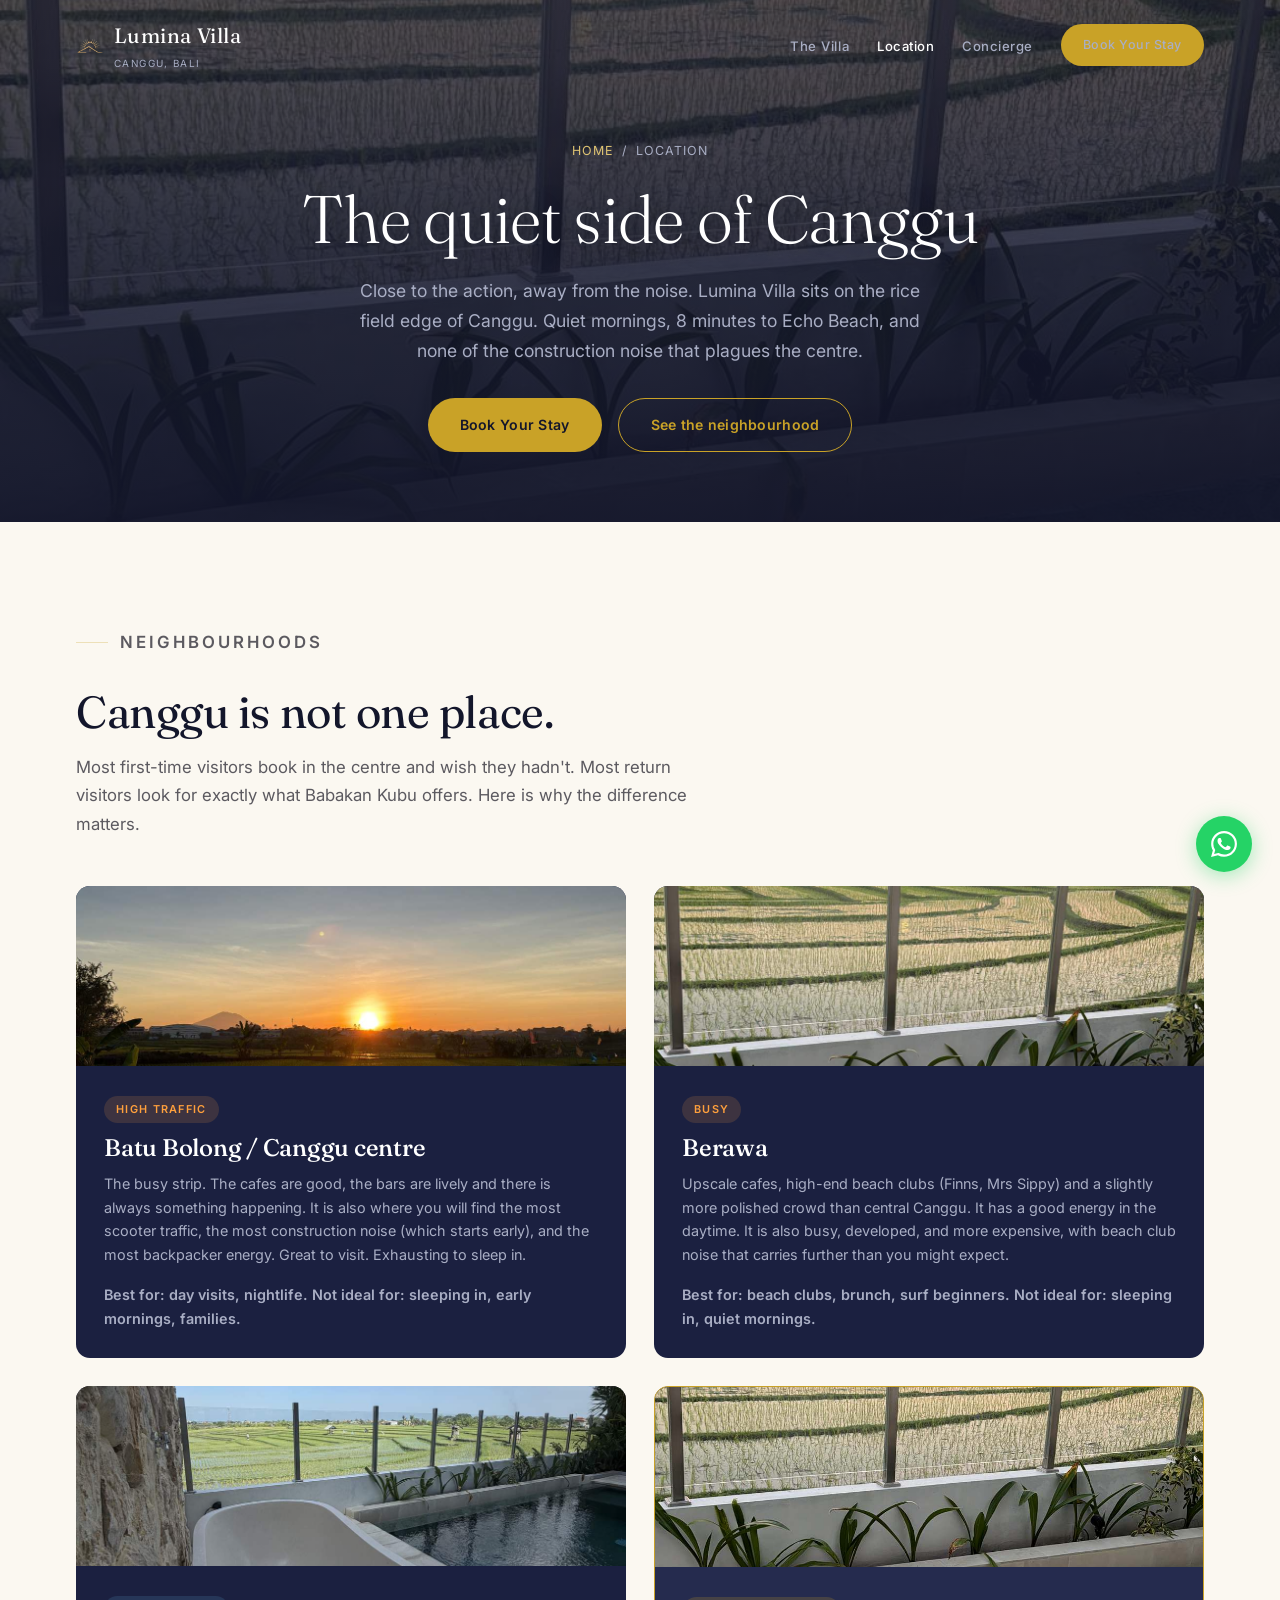
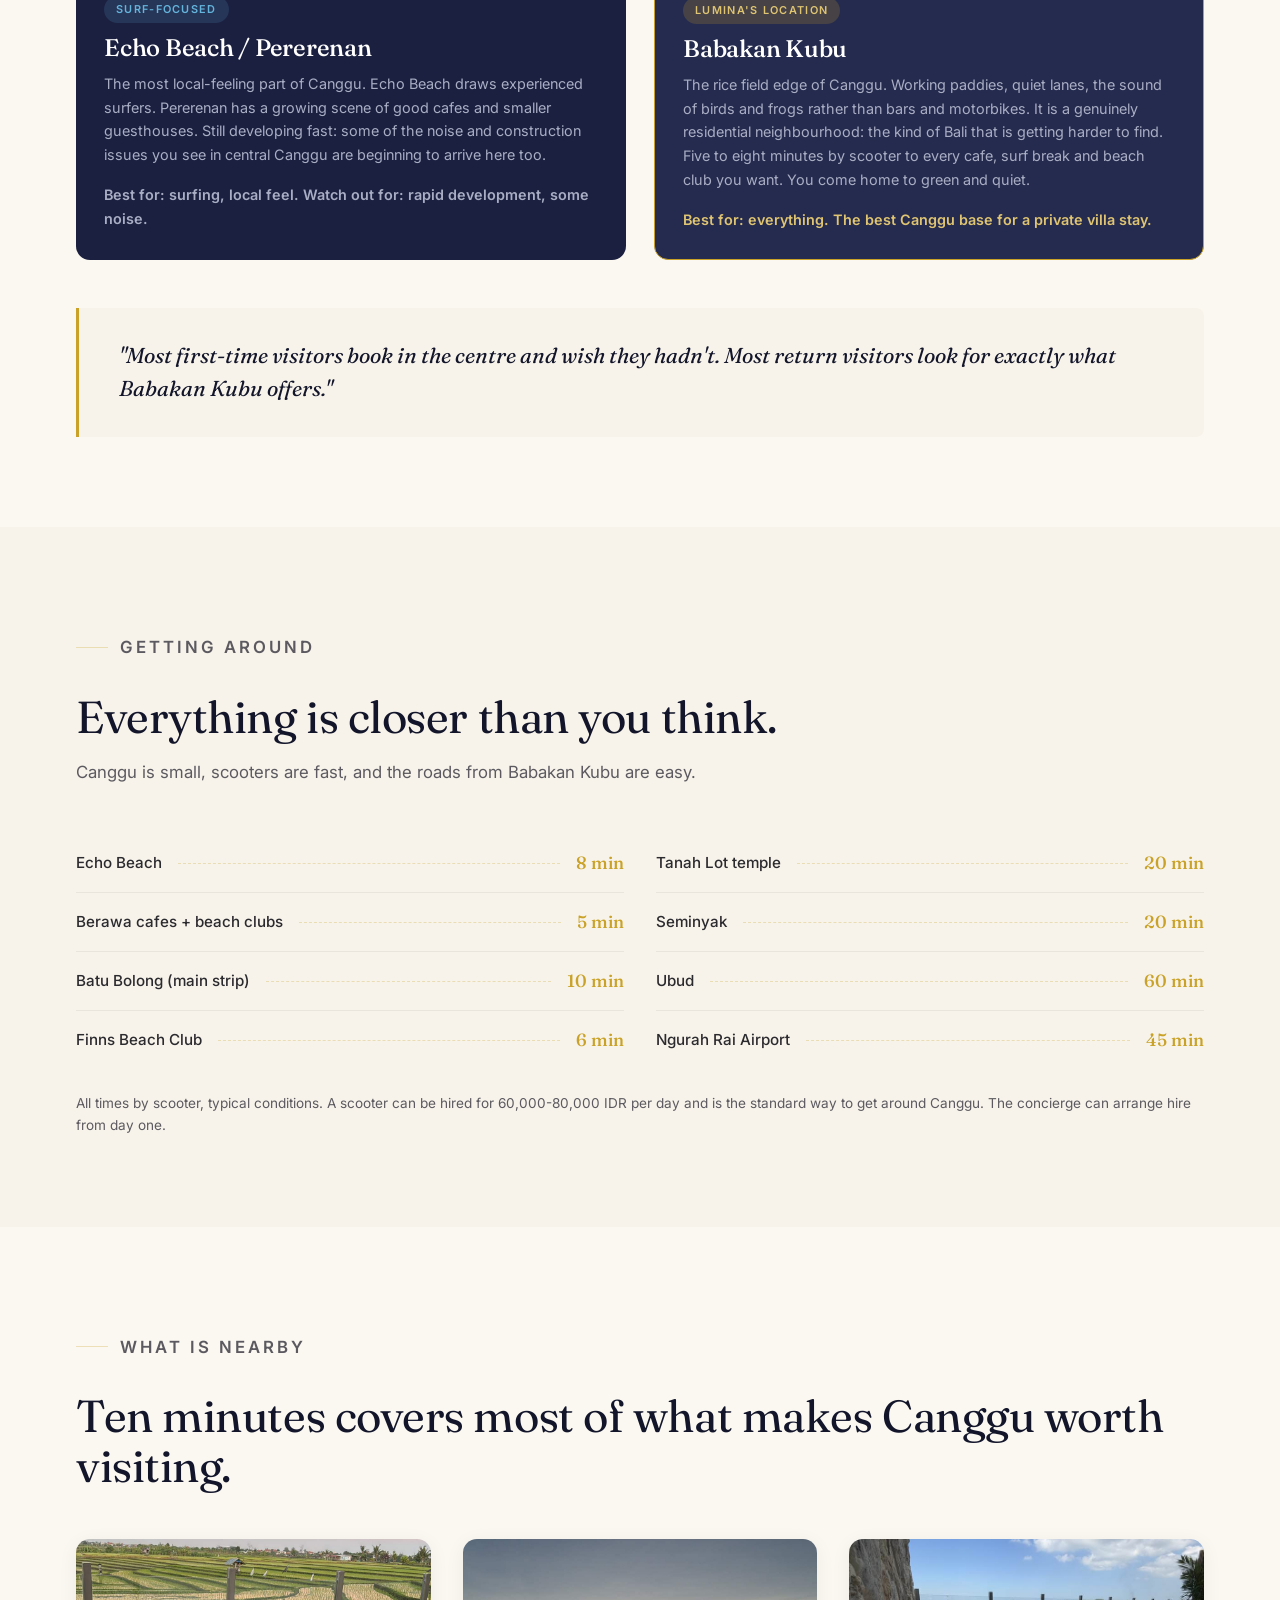
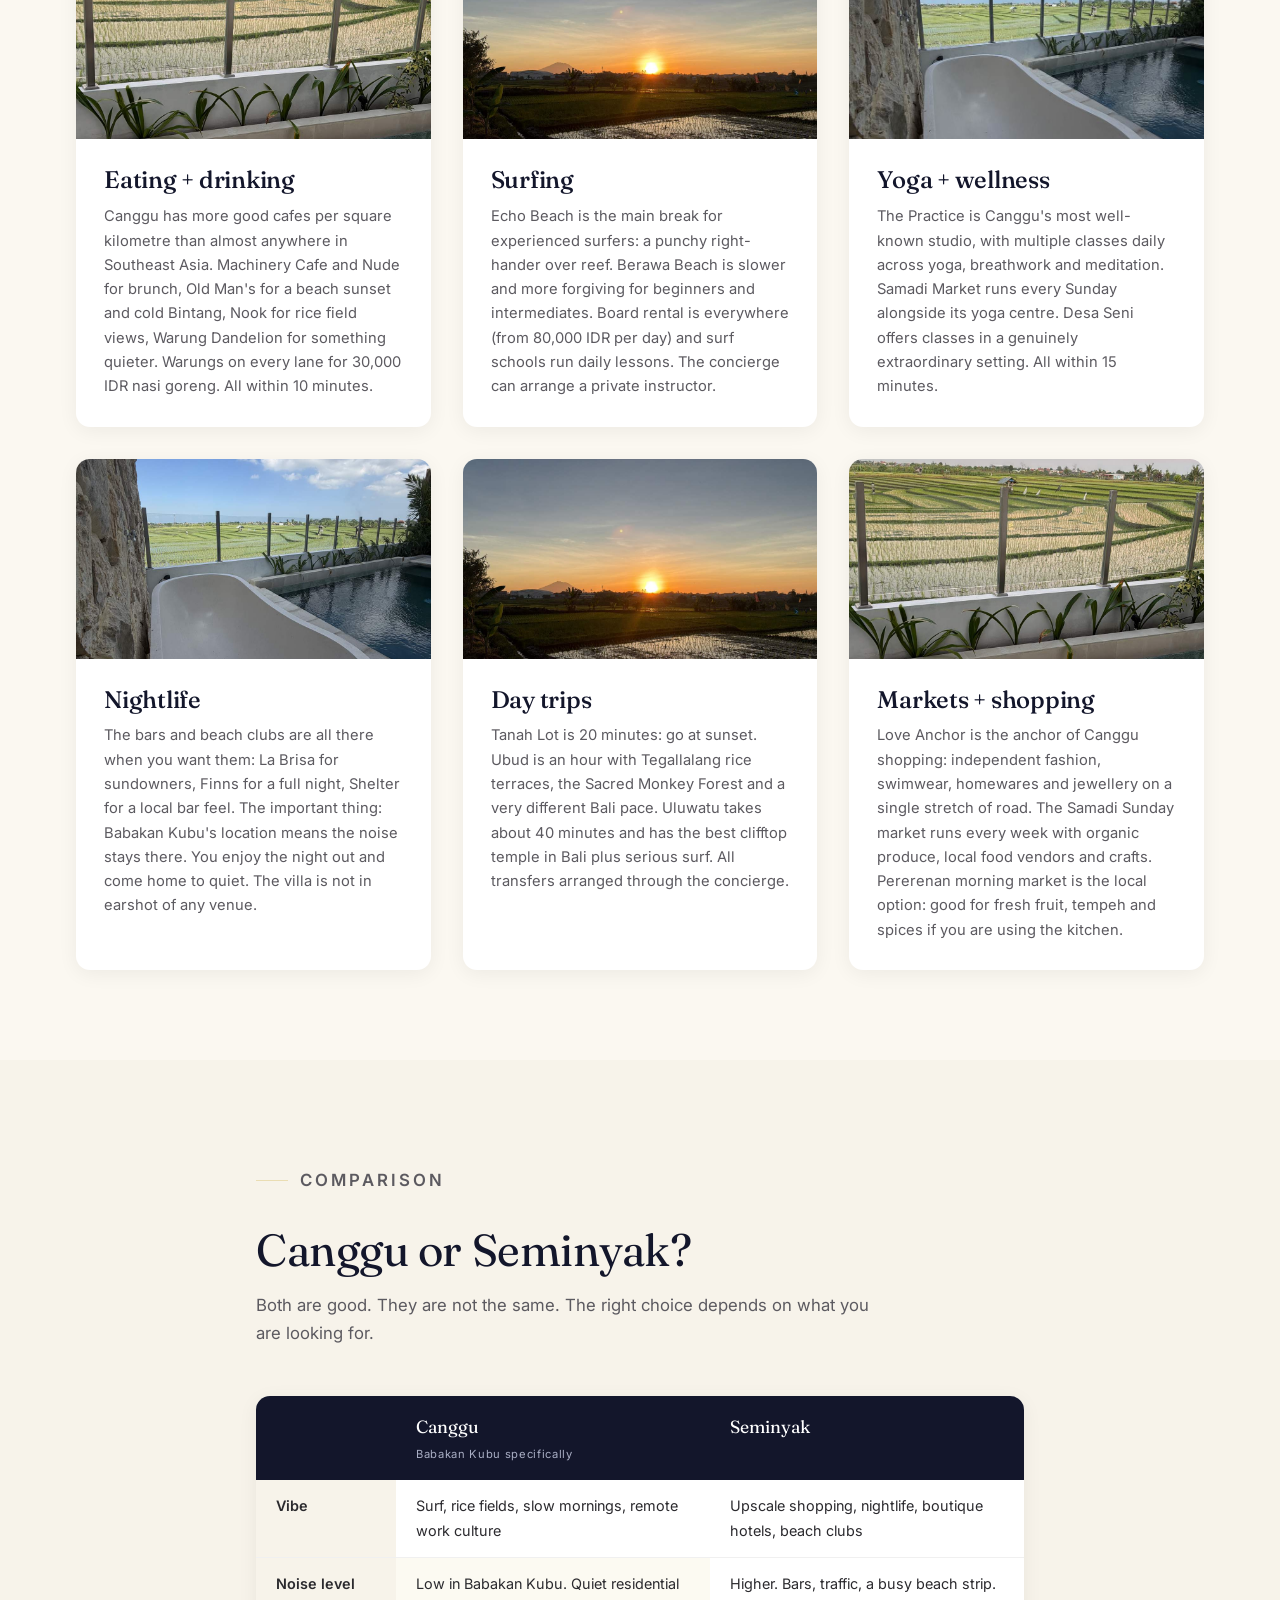
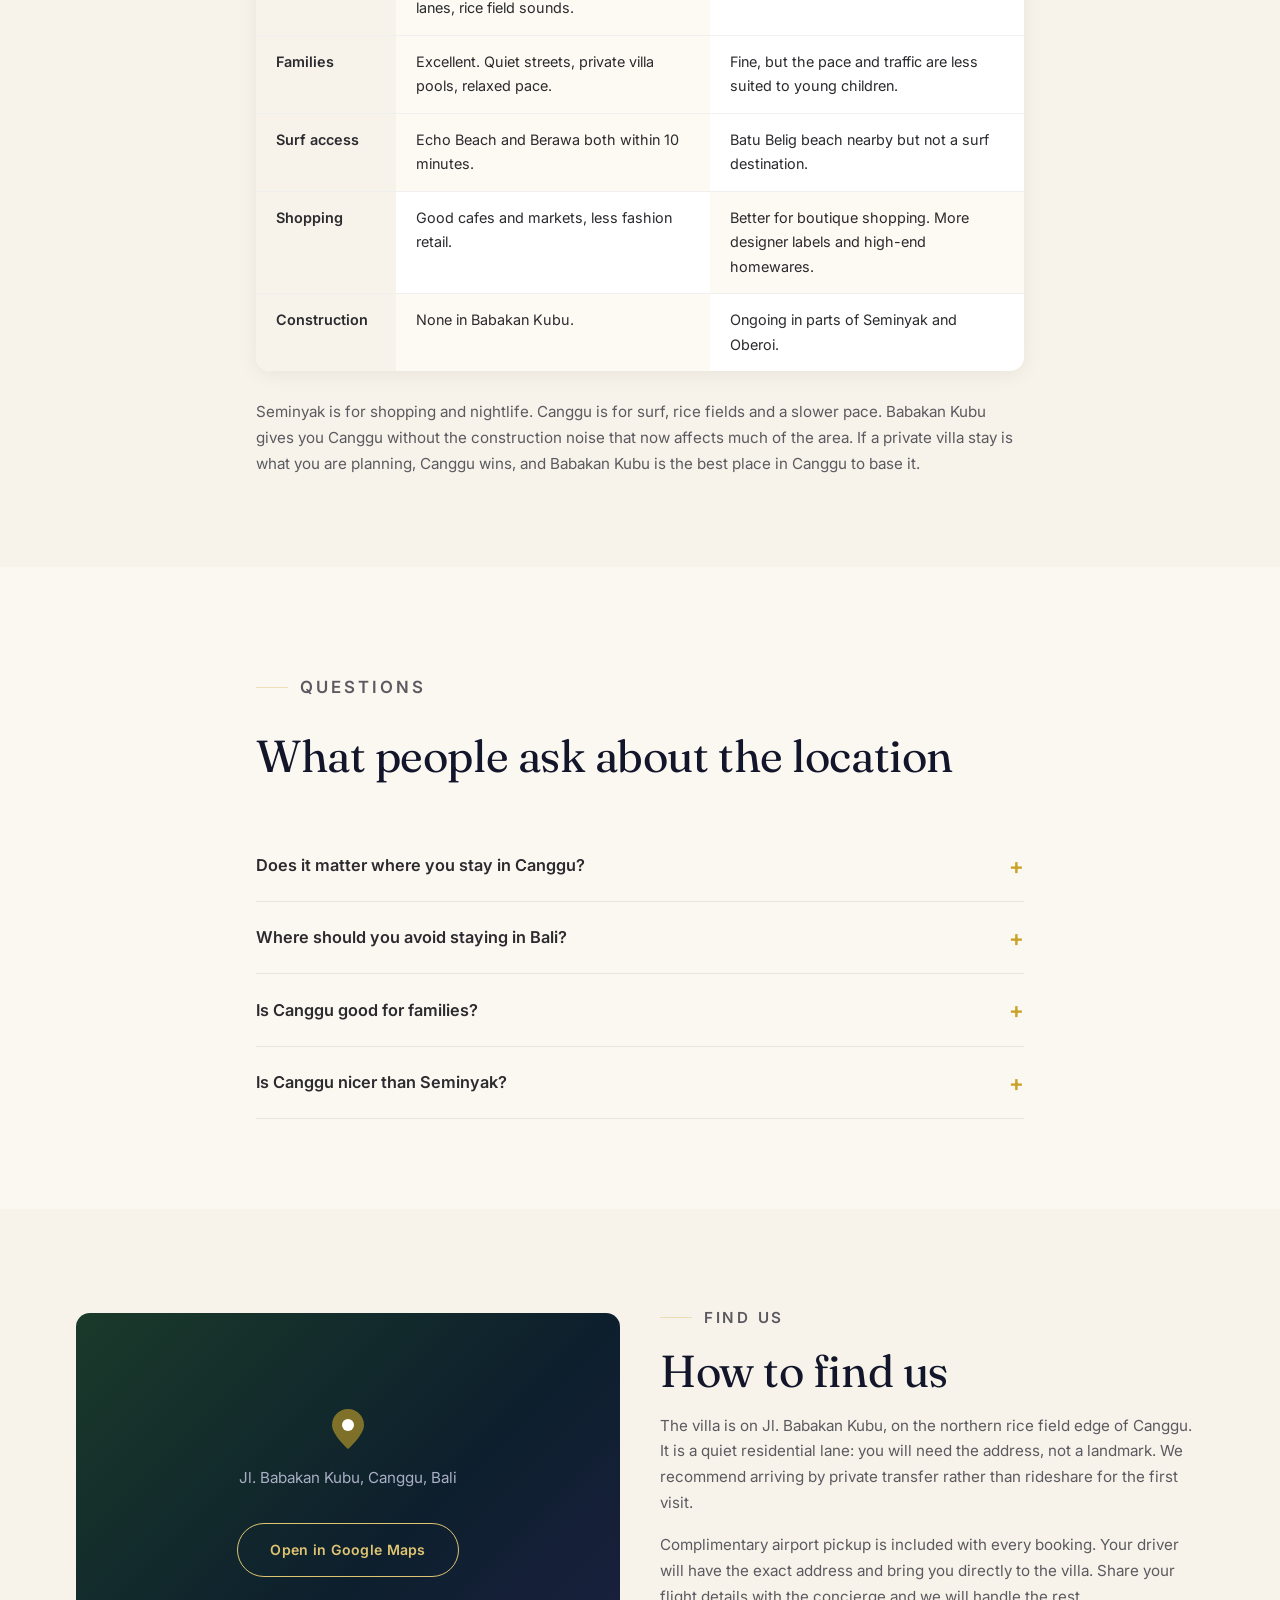
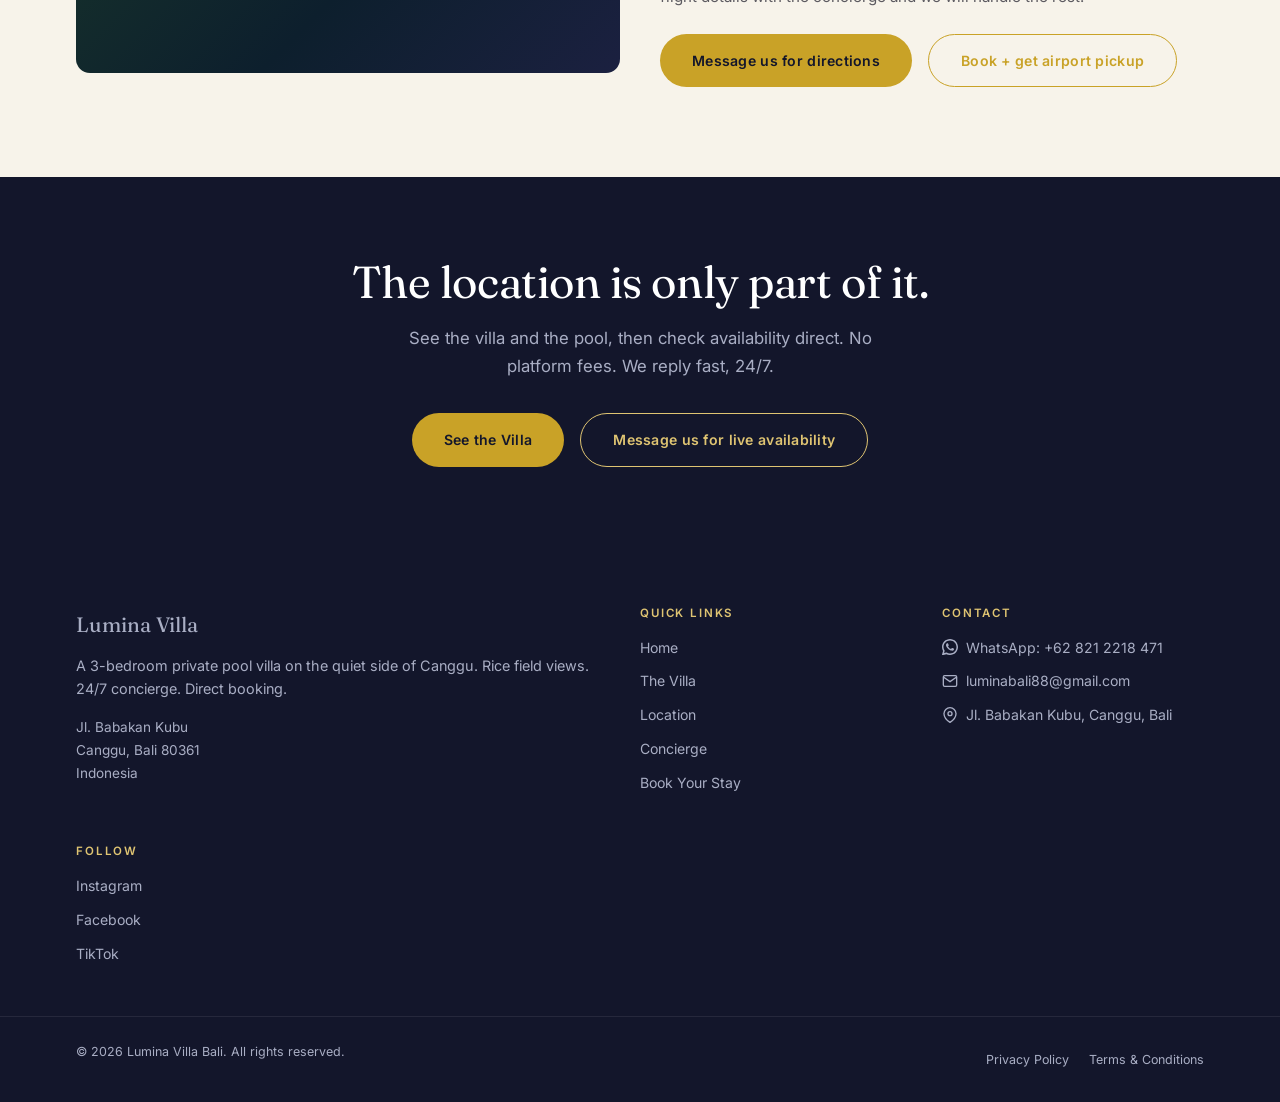
<file: docs/location.html>
<!DOCTYPE html>
<html lang="en">
<head>
  <meta charset="UTF-8" />
  <meta name="viewport" content="width=device-width, initial-scale=1.0" />
  <title>Location | Lumina Villa Canggu - Quiet Side of Canggu, Bali</title>
  <meta name="description" content="Where to stay in Canggu? Lumina Villa sits in Babakan Kubu — the rice field edge of Canggu. Close to surf, cafes and beach clubs. Far from construction noise. The best area in Canggu." />
  <meta name="robots" content="index, follow" />
  <link rel="canonical" href="https://luminavillabali.com/location.html" />

  <!-- Open Graph -->
  <meta property="og:type" content="website" />
  <meta property="og:title" content="Location | Lumina Villa Canggu - Quiet Side of Canggu, Bali" />
  <meta property="og:description" content="Where to stay in Canggu? Babakan Kubu is the rice field edge — 5-10 minutes from everything, none of the noise. The best Canggu location for a private villa stay." />
  <meta property="og:url" content="https://luminavillabali.com/location.html" />
  <meta property="og:site_name" content="Lumina Villa Bali" />

  <!-- Icons -->
  <link rel="icon" type="image/png" href="img/brand-logo.png" />
  <link rel="apple-touch-icon" href="img/apple-touch-icon.png" />

  <!-- Fonts -->
  <link rel="preconnect" href="https://fonts.googleapis.com" />
  <link rel="preconnect" href="https://fonts.gstatic.com" crossorigin />
  <link href="https://fonts.googleapis.com/css2?family=Fraunces:ital,opsz,wght@0,9..144,300;0,9..144,400;0,9..144,500;0,9..144,600;1,9..144,400;1,9..144,500&family=Inter:wght@400;500;600;700&display=swap" rel="stylesheet" />

  <!-- Schema: BreadcrumbList -->
  <script type="application/ld+json">
  {
    "@context": "https://schema.org",
    "@type": "BreadcrumbList",
    "itemListElement": [
      {
        "@type": "ListItem",
        "position": 1,
        "name": "Home",
        "item": "https://luminavillabali.com/"
      },
      {
        "@type": "ListItem",
        "position": 2,
        "name": "Location",
        "item": "https://luminavillabali.com/location.html"
      }
    ]
  }
  </script>

  <!-- Schema: Place -->
  <script type="application/ld+json">
  {
    "@context": "https://schema.org",
    "@type": "Place",
    "name": "Babakan Kubu, Canggu",
    "description": "The rice field edge of Canggu, Bali. A quiet residential neighbourhood 5-10 minutes by scooter from Canggu's main cafes, surf breaks and beach clubs. Far from construction noise and busy streets.",
    "address": {
      "@type": "PostalAddress",
      "streetAddress": "Jl. Babakan Kubu",
      "addressLocality": "Canggu",
      "addressRegion": "Bali",
      "addressCountry": "ID"
    },
    "containedInPlace": {
      "@type": "Place",
      "name": "Canggu, Bali",
      "address": {
        "@type": "PostalAddress",
        "addressLocality": "Canggu",
        "addressRegion": "Bali",
        "addressCountry": "ID"
      }
    },
    "geo": {
      "@type": "GeoCoordinates",
      "latitude": "-8.6615",
      "longitude": "115.1385"
    }
  }
  </script>

  <!-- Schema: FAQPage -->
  <script type="application/ld+json">
  {
    "@context": "https://schema.org",
    "@type": "FAQPage",
    "mainEntity": [
      {
        "@type": "Question",
        "name": "Does it matter where you stay in Canggu?",
        "acceptedAnswer": {
          "@type": "Answer",
          "text": "Yes, it matters a great deal. Canggu is not one neighbourhood — it is a collection of very different areas. The centre around Batu Bolong and the main strip has bars, cafes and surf shops, but it also has heavy traffic, ongoing construction and backpacker energy that makes sleeping difficult. Berawa is more polished but still busy. Babakan Kubu sits at the rice field edge of Canggu: quiet lanes, working paddies, a residential feel, and 5-10 minutes by scooter to everything you came for. Most people who stay in the centre wish they hadn't. Most people who stay in Babakan Kubu come back."
        }
      },
      {
        "@type": "Question",
        "name": "Where should you avoid staying in Bali?",
        "acceptedAnswer": {
          "@type": "Answer",
          "text": "Avoid areas with heavy ongoing construction — the noise starts early and does not stop. Avoid streets without footpaths or with heavy scooter traffic if you have young children. Avoid the very centre of Kuta if you want to sleep past 6am. Babakan Kubu has none of these issues: no active construction, a quiet residential lane, and the agricultural rhythm of the rice fields rather than the chaos of a tourist strip."
        }
      },
      {
        "@type": "Question",
        "name": "Is Canggu good for families?",
        "acceptedAnswer": {
          "@type": "Answer",
          "text": "Yes — and quieter areas like Babakan Kubu are especially good for families. The rice field edge of Canggu has very little traffic, no bar noise, and a pace that suits children. A private villa is significantly better for families than a hotel: your own pool, a full kitchen, no need to be ready for a restaurant at 8am, and no strangers. Lumina Villa's Bedroom 3 can be configured as twin singles, and a cot and high chair are available on request."
        }
      },
      {
        "@type": "Question",
        "name": "Is Canggu nicer than Seminyak?",
        "acceptedAnswer": {
          "@type": "Answer",
          "text": "They serve very different purposes. Seminyak is Bali's upscale shopping and nightlife district: boutique fashion, fine dining, day clubs, and a polished beach scene. It is well suited to couples who want restaurants and retail within walking distance. Canggu is for surf, rice fields, remote working and a slower pace. It is more spread out, more local-feeling, and more affordable. For a private villa stay — especially with children or a group — Canggu offers a far better environment. Babakan Kubu in particular gives you the Canggu lifestyle without the construction noise that now affects much of the area."
        }
      }
    ]
  }
  </script>

  <style>
    :root {
      --ink: #13162B;
      --ink-2: #1B2040;
      --ink-3: #252B4E;
      --gold: #C9A227;
      --gold-soft: #DFC472;
      --gold-deep: #A6841F;
      --bone: #F7F3EA;
      --cream: #FBF8F1;
      --sand: #EFE7D6;
      --text: #2B2A2E;
      --text-soft: #5C5A60;
      --text-inv: #EFE9DC;
      --text-inv-soft: #A9AEC4;
      --line: rgba(201,162,39,.28);
      --shadow: 0 18px 50px -20px rgba(19,22,43,.45);
      --maxw: 1180px;
      --display: "Fraunces", Georgia, "Times New Roman", serif;
      --body: "Inter", system-ui, -apple-system, Segoe UI, Roboto, sans-serif;
      --radius: 14px;
      --radius-sm: 8px;
    }

    *, *::before, *::after { box-sizing: border-box; margin: 0; padding: 0; }
    html { scroll-behavior: smooth; -webkit-text-size-adjust: 100%; }

    body {
      font-family: var(--body);
      font-size: 1rem;
      line-height: 1.7;
      color: var(--text);
      background: var(--cream);
      -webkit-font-smoothing: antialiased;
    }

    img { max-width: 100%; height: auto; display: block; }
    a { color: var(--gold-deep); text-decoration: none; transition: color .2s; }
    a:hover { color: var(--gold); }

    h1, h2, h3, h4 {
      font-family: var(--display);
      font-weight: 400;
      line-height: 1.12;
      color: var(--ink);
      letter-spacing: -0.01em;
    }
    h1 { font-size: clamp(2.4rem, 6vw, 4.2rem); font-weight: 300; }
    h2 { font-size: clamp(1.8rem, 4vw, 2.8rem); }
    h3 { font-size: clamp(1.2rem, 2.5vw, 1.5rem); font-weight: 500; }
    h4 { font-size: 1.1rem; font-weight: 500; }
    p { margin-bottom: 1rem; }
    p:last-child { margin-bottom: 0; }

    /* ---- Layout ---- */
    .wrap { max-width: var(--maxw); margin: 0 auto; padding: 0 26px; }
    .wrap--narrow { max-width: 820px; }
    .section { padding: 90px 0; }
    .section--bone { background: var(--bone); }
    .section--sand { background: var(--sand); }
    .section--dark { background: var(--ink); color: var(--text-inv); }
    .section--dark h2, .section--dark h3, .section--dark h4 { color: #fff; }
    .section--dark p { color: var(--text-inv-soft); }

    .grid { display: grid; gap: 32px; }
    .grid--2 { grid-template-columns: repeat(2, 1fr); }
    .grid--3 { grid-template-columns: repeat(3, 1fr); }

    /* ---- Section Header ---- */
    .eyebrow {
      font-family: var(--body);
      font-size: .72rem;
      letter-spacing: .18em;
      text-transform: uppercase;
      color: var(--gold);
      font-weight: 600;
      display: inline-flex;
      align-items: center;
      gap: 12px;
    }
    .eyebrow .ray {
      display: inline-block;
      width: 32px;
      height: 1px;
      background: var(--line);
    }
    .section--dark .eyebrow { color: var(--gold-soft); }
    .section-head { margin-bottom: 48px; }
    .section-head h2 { margin-top: 14px; }
    .section-head p { margin-top: 16px; max-width: 640px; color: var(--text-soft); font-size: 1.05rem; }
    .section--dark .section-head p { color: var(--text-inv-soft); }

    /* ---- Buttons ---- */
    .btn {
      display: inline-flex;
      align-items: center;
      gap: 8px;
      padding: 14px 32px;
      border-radius: 50px;
      font-family: var(--body);
      font-size: .88rem;
      font-weight: 600;
      letter-spacing: .02em;
      cursor: pointer;
      border: none;
      transition: all .25s;
      text-decoration: none;
    }
    .btn-gold {
      background: var(--gold);
      color: var(--ink);
    }
    .btn-gold:hover {
      background: var(--gold-soft);
      color: var(--ink);
      transform: translateY(-1px);
      box-shadow: 0 8px 24px rgba(201,162,39,.3);
    }
    .btn-ghost {
      background: transparent;
      color: var(--gold);
      border: 1.5px solid var(--gold);
    }
    .btn-ghost:hover {
      background: var(--gold);
      color: var(--ink);
    }
    .btn-ghost-light {
      background: transparent;
      color: var(--gold-soft);
      border: 1.5px solid var(--gold-soft);
    }
    .btn-ghost-light:hover {
      background: var(--gold-soft);
      color: var(--ink);
    }
    .btn-dark {
      background: var(--ink);
      color: #fff;
    }
    .btn-dark:hover {
      background: var(--ink-2);
      transform: translateY(-1px);
    }

    /* ---- Navigation ---- */
    .site-head {
      position: fixed;
      top: 0; left: 0; right: 0;
      z-index: 100;
      padding: 18px 0;
      transition: all .3s;
    }
    .site-head.scrolled {
      background: rgba(19,22,43,.95);
      backdrop-filter: blur(12px);
      -webkit-backdrop-filter: blur(12px);
      padding: 12px 0;
      box-shadow: 0 2px 20px rgba(0,0,0,.2);
    }
    .site-head .wrap {
      display: flex;
      align-items: center;
      justify-content: space-between;
    }
    .nav-brand {
      font-family: var(--display);
      font-size: 1.3rem;
      color: #fff;
      font-weight: 400;
      letter-spacing: .02em;
      text-decoration: none;
    }
    .nav-brand:hover { color: var(--gold-soft); }
    .brand-sub {
      display: block;
      font-family: var(--body);
      font-size: .62rem;
      letter-spacing: .14em;
      text-transform: uppercase;
      color: var(--text-inv-soft);
      margin-top: 2px;
    }
    .nav-links { display: flex; align-items: center; gap: 28px; list-style: none; }
    .nav-links a {
      color: var(--text-inv-soft);
      font-size: .82rem;
      font-weight: 500;
      letter-spacing: .04em;
      transition: color .2s;
      text-decoration: none;
    }
    .nav-links a:hover { color: #fff; }
    .nav-links a.active { color: #fff; }
    .nav-links .btn { font-size: .78rem; padding: 10px 22px; }

    .nav-cta-mobile{display:none; font-size:.7rem; font-weight:600; letter-spacing:.06em; text-transform:uppercase; color:var(--ink); background:var(--gold-soft); padding:7px 14px; border-radius:999px; text-decoration:none; white-space:nowrap}

    .nav-toggle {
      display: none;
      background: none;
      border: none;
      cursor: pointer;
      padding: 8px;
    }
    .nav-toggle span {
      display: block;
      width: 22px;
      height: 2px;
      background: #fff;
      margin: 5px 0;
      transition: all .3s;
    }

    .mobile-menu {
      display: none;
      position: fixed;
      inset: 0;
      background: var(--ink);
      z-index: 99;
      flex-direction: column;
      align-items: center;
      justify-content: center;
      gap: 32px;
    }
    .mobile-menu.open { display: flex; }
    .mobile-menu a {
      color: var(--text-inv);
      font-family: var(--display);
      font-size: 1.6rem;
      text-decoration: none;
    }
    .mobile-menu a:hover { color: var(--gold-soft); }

    /* ---- Hero (sub-page) ---- */
    .hero {
      position: relative;
      min-height: 54vh;
      display: flex;
      align-items: flex-end;
      justify-content: center;
      text-align: center;
      background: var(--ink);
      color: #fff;
      overflow: hidden;
    }
    .hero-media {
      position: absolute;
      inset: 0;
      background: url('img/hero-bg.jpg') center/cover no-repeat;
      background-size: cover;
      background-position: center;
      opacity: .35;
    }
    .hero-overlay {
      position: absolute;
      inset: 0;
      background: linear-gradient(to top, rgba(19,22,43,.85) 0%, rgba(19,22,43,.2) 100%);
      z-index: 1;
    }
    .hero-content {
      position: relative;
      z-index: 2;
      max-width: 760px;
      padding: 140px 26px 70px;
    }
    .hero h1 {
      color: #fff;
      text-shadow: 0 2px 30px rgba(0,0,0,.35);
    }
    .hero-sub {
      font-size: 1.1rem;
      color: var(--text-inv-soft);
      margin-top: 20px;
      max-width: 560px;
      margin-left: auto;
      margin-right: auto;
    }
    .hero-actions {
      margin-top: 32px;
      display: flex;
      gap: 16px;
      justify-content: center;
      flex-wrap: wrap;
    }
    .breadcrumb { margin-bottom: 20px; }
    .breadcrumb ol {
      list-style: none;
      display: flex;
      gap: 8px;
      justify-content: center;
      font-size: .78rem;
      letter-spacing: .08em;
      text-transform: uppercase;
    }
    .breadcrumb a { color: var(--gold-soft); text-decoration: none; }
    .breadcrumb a:hover { color: var(--gold); }
    .breadcrumb li + li::before {
      content: "/";
      margin-right: 8px;
      color: var(--text-inv-soft);
    }
    .breadcrumb li:last-child { color: var(--text-inv-soft); }

    /* ---- Neighbourhood cards (loc-grid pattern) ---- */
    .loc-grid {
      display: grid;
      grid-template-columns: repeat(2, 1fr);
      gap: 28px;
    }
    .loc-card {
      background: var(--ink-2);
      border-radius: var(--radius);
      overflow: hidden;
      transition: transform .25s, box-shadow .25s;
    }
    .loc-card:hover {
      transform: translateY(-3px);
      box-shadow: 0 12px 32px rgba(0,0,0,.15);
    }
    .loc-card--highlight {
      border: 1.5px solid var(--gold);
      background: var(--ink-3);
    }
    .loc-card-img {
      height: 180px;
      overflow: hidden;
    }
    .loc-card-img img { width:100%; height:100%; object-fit:cover }
    .loc-card-body {
      padding: 28px;
    }
    .loc-card-tag {
      display: inline-block;
      font-family: var(--body);
      font-size: .68rem;
      font-weight: 600;
      letter-spacing: .12em;
      text-transform: uppercase;
      padding: 4px 12px;
      border-radius: 50px;
      margin-bottom: 12px;
    }
    .loc-card-tag--caution {
      background: rgba(255,160,60,.15);
      color: #ffa03c;
    }
    .loc-card-tag--neutral {
      background: rgba(100,180,220,.15);
      color: #64b4dc;
    }
    .loc-card-tag--highlight {
      background: rgba(201,162,39,.2);
      color: var(--gold-soft);
    }
    .loc-card h3 {
      color: #fff;
      margin-bottom: 10px;
    }
    .loc-card p {
      color: var(--text-inv-soft);
      font-size: .9rem;
      line-height: 1.65;
    }
    .loc-card-verdict {
      margin-top: 12px;
      font-size: .82rem;
      font-weight: 600;
      color: var(--text-inv);
    }
    .loc-card--highlight .loc-card-verdict { color: var(--gold-soft); }

    .loc-quote {
      margin-top: 48px;
      padding: 32px 40px;
      background: var(--bone);
      border-left: 3px solid var(--gold);
      border-radius: 0 var(--radius-sm) var(--radius-sm) 0;
    }
    .loc-quote blockquote {
      font-family: var(--display);
      font-size: clamp(1.1rem, 2.5vw, 1.35rem);
      font-style: italic;
      color: var(--ink);
      line-height: 1.5;
    }

    /* ---- Distance markers (loc-list) ---- */
    .loc-list { list-style: none; }
    .loc-list li {
      display: flex;
      align-items: center;
      justify-content: space-between;
      padding: 14px 0;
      border-bottom: 1px solid rgba(0,0,0,.06);
    }
    .loc-list li:last-child { border-bottom: 0; }
    .loc-list-place { font-weight: 500; font-size: .95rem; }
    .loc-list-line {
      flex: 1;
      margin: 0 16px;
      border-bottom: 1px dashed var(--line);
    }
    .loc-list-time {
      font-family: var(--display);
      color: var(--gold);
      font-size: 1.1rem;
      white-space: nowrap;
      font-weight: 500;
    }
    .loc-list-note {
      margin-top: 24px;
      font-size: .85rem;
      color: var(--text-soft);
      line-height: 1.6;
    }

    /* ---- Nearby cards ---- */
    .nearby-card {
      background: #fff;
      border-radius: var(--radius);
      overflow: hidden;
      box-shadow: 0 4px 20px rgba(0,0,0,.06);
      transition: transform .25s, box-shadow .25s;
    }
    .nearby-card:hover {
      transform: translateY(-3px);
      box-shadow: 0 12px 32px rgba(0,0,0,.1);
    }
    .nearby-card-img {
      height: 200px;
      overflow: hidden;
    }
    .nearby-card-img img { width:100%; height:100%; object-fit:cover }
    .nearby-card-body {
      padding: 28px;
    }
    .nearby-card h3 { margin-bottom: 10px; }
    .nearby-card p {
      color: var(--text-soft);
      font-size: .92rem;
      line-height: 1.65;
    }

    /* ---- Comparison table ---- */
    .compare-wrap {
      background: #fff;
      border-radius: var(--radius);
      overflow: hidden;
      box-shadow: 0 4px 20px rgba(0,0,0,.06);
    }
    .compare-header {
      display: grid;
      grid-template-columns: 140px 1fr 1fr;
      background: var(--ink);
      color: #fff;
      font-size: .82rem;
      font-weight: 600;
    }
    .compare-header > div {
      padding: 16px 20px;
    }
    .compare-header .compare-area {
      display: block;
      font-family: var(--display);
      font-size: 1.1rem;
      font-weight: 400;
    }
    .compare-header .compare-sub {
      font-size: .7rem;
      color: var(--text-inv-soft);
      font-weight: 400;
      letter-spacing: .06em;
    }
    .compare-row {
      display: grid;
      grid-template-columns: 140px 1fr 1fr;
      border-bottom: 1px solid rgba(0,0,0,.06);
    }
    .compare-row:last-child { border-bottom: 0; }
    .compare-row > div { padding: 14px 20px; font-size: .9rem; }
    .compare-label {
      font-weight: 600;
      font-size: .82rem;
      color: var(--text);
      background: var(--bone);
    }
    .compare-win {
      background: rgba(201,162,39,.06);
    }
    .compare-summary {
      margin-top: 28px;
      font-size: .95rem;
      color: var(--text-soft);
      line-height: 1.7;
    }

    /* ---- Map / Find us ---- */
    .find-us-grid {
      display: grid;
      grid-template-columns: 1fr 1fr;
      gap: 40px;
      align-items: center;
    }
    .map-placeholder {
      min-height: 360px;
      border-radius: var(--radius);
      background: linear-gradient(135deg, #1a3a2a 0%, #0d1f2d 60%, #1b2040 100%);
      display: flex;
      flex-direction: column;
      align-items: center;
      justify-content: center;
      gap: 16px;
      color: var(--text-inv-soft);
      font-size: .95rem;
    }
    .find-us-detail h2 { margin-bottom: 16px; }
    .find-us-detail p {
      color: var(--text-soft);
      font-size: .95rem;
      line-height: 1.7;
      margin-bottom: 16px;
    }
    .find-us-actions {
      display: flex;
      gap: 16px;
      flex-wrap: wrap;
      margin-top: 24px;
    }

    /* ---- FAQ ---- */
    .faq-group { max-width: 820px; }
    .faq-item {
      border-bottom: 1px solid rgba(0,0,0,.08);
    }
    .faq-q {
      display: flex;
      align-items: center;
      justify-content: space-between;
      width: 100%;
      padding: 20px 0;
      background: none;
      border: none;
      cursor: pointer;
      font-family: var(--body);
      font-size: 1.02rem;
      font-weight: 600;
      color: var(--text);
      text-align: left;
      line-height: 1.4;
    }
    .faq-q::after {
      content: "+";
      font-size: 1.4rem;
      color: var(--gold);
      flex-shrink: 0;
      margin-left: 16px;
      transition: transform .3s;
    }
    .faq-item.open .faq-q::after {
      transform: rotate(45deg);
    }
    .faq-a {
      max-height: 0;
      overflow: hidden;
      transition: max-height .35s ease, padding .35s;
    }
    .faq-item.open .faq-a {
      max-height: 600px;
      padding-bottom: 20px;
    }
    .faq-a p {
      color: var(--text-soft);
      font-size: .95rem;
      line-height: 1.7;
    }

    /* ---- CTA strip ---- */
    .cta-strip {
      background: var(--ink);
      padding: 80px 0;
      text-align: center;
      color: #fff;
    }
    .cta-strip h2 {
      color: #fff;
      margin-bottom: 16px;
    }
    .cta-strip p {
      color: var(--text-inv-soft);
      font-size: 1.05rem;
      max-width: 520px;
      margin: 0 auto 32px;
    }
    .cta-actions {
      display: flex;
      gap: 16px;
      justify-content: center;
      flex-wrap: wrap;
    }

    /* ---- WhatsApp FAB ---- */
    .fab {
      position: fixed;
      bottom: 28px;
      right: 28px;
      z-index: 90;
      width: 56px;
      height: 56px;
      border-radius: 50%;
      background: #25D366;
      color: #fff;
      display: flex;
      align-items: center;
      justify-content: center;
      box-shadow: 0 4px 20px rgba(37,211,102,.4);
      transition: transform .25s, box-shadow .25s;
      text-decoration: none;
    }
    .fab:hover {
      transform: scale(1.08);
      box-shadow: 0 8px 28px rgba(37,211,102,.5);
      color: #fff;
    }

    /* ---- Footer ---- */
    .foot {
      background: var(--ink);
      color: var(--text-inv-soft);
      font-size: .88rem;
    }
    .foot a { color: var(--text-inv-soft); text-decoration: none; }
    .foot a:hover { color: var(--gold-soft); }
    .foot-top {
      padding: 60px 0 40px;
    }
    .foot-grid {
      display: grid;
      grid-template-columns: 2fr 1fr 1fr;
      gap: 40px;
    }
    .foot-brand {
      font-family: var(--display);
      font-size: 1.3rem;
      color: #fff;
      margin-bottom: 12px;
      display: block;
      text-decoration: none;
    }
    .foot-brand:hover { color: var(--gold-soft); }
    .foot-tagline {
      color: var(--text-inv-soft);
      font-size: .9rem;
      line-height: 1.6;
      margin-top: 8px;
    }
    .foot h4 {
      font-family: var(--body);
      font-size: .72rem;
      font-weight: 600;
      letter-spacing: .16em;
      text-transform: uppercase;
      color: var(--gold-soft);
      margin-bottom: 16px;
    }
    .foot ul { list-style: none; }
    .foot li { margin-bottom: 10px; }
    .foot-contact-item {
      display: flex;
      align-items: center;
      gap: 8px;
    }
    .foot-contact-item svg { flex-shrink: 0; }
    .foot-bottom {
      border-top: 1px solid rgba(255,255,255,.08);
      padding: 24px 0;
    }
    .foot-bottom .wrap {
      display: flex;
      justify-content: space-between;
      align-items: center;
      font-size: .78rem;
    }
    .foot-legal a + a { margin-left: 16px; }

    /* ---- Reveal animation ---- */
    .reveal {
      opacity: 0;
      transform: translateY(24px);
      transition: opacity .6s, transform .6s;
    }
    .reveal.in {
      opacity: 1;
      transform: translateY(0);
    }

    /* ---- Responsive ---- */
    @media (max-width: 880px) {
      .grid--2, .grid--3, .loc-grid { grid-template-columns: 1fr; }
      .nav-links { display: none; }
      .nav-cta-mobile { display: inline-block; }
      .nav-toggle { display: block; }
      .hero { min-height: 46vh; }
      .section { padding: 60px 0; }
      .foot-grid { grid-template-columns: 1fr 1fr; }
      .compare-header, .compare-row {
        grid-template-columns: 100px 1fr 1fr;
      }
      .compare-header > div, .compare-row > div {
        padding: 12px 14px;
        font-size: .82rem;
      }
      .find-us-grid { grid-template-columns: 1fr; }
      .map-placeholder { min-height: 280px; }
    }

    @media (max-width: 520px) {
      .foot-grid { grid-template-columns: 1fr; }
      .hero-actions, .cta-actions, .find-us-actions { flex-direction: column; align-items: center; }
      .hero-actions .btn, .cta-actions .btn, .find-us-actions .btn { width: 100%; max-width: 320px; justify-content: center; font-size: .85rem; }
      .foot-bottom .wrap { flex-direction: column; gap: 8px; text-align: center; }
      .compare-header, .compare-row {
        grid-template-columns: 1fr;
      }
      .compare-label { font-weight: 700; padding: 12px 20px 4px; }
      .compare-header > div:first-child { display: none; }
      .loc-quote { padding: 24px; }
    }
  </style>
</head>

<body>

  <!-- NAVIGATION -->
  <header class="site-head" id="nav" role="banner">
    <div class="wrap">
      <a href="index.html" class="nav-brand" aria-label="Lumina Villa, home" style="display:flex; flex-direction:row; align-items:center; gap:10px">
        <img src="img/brand-logo.png" alt="" width="28" height="28" aria-hidden="true" style="border-radius:4px" />
        <div><span>Lumina Villa</span>
        <span class="brand-sub">Canggu, Bali</span></div>
      </a>
      <a href="book.html" class="nav-cta-mobile">Check Availability</a>
      <button class="nav-toggle" id="navToggle" aria-expanded="false" aria-controls="mobileMenu" aria-label="Open navigation menu">
        <span></span><span></span><span></span>
      </button>
      <ul class="nav-links" id="navLinks">
        <li><a href="villa.html">The Villa</a></li>
        <li><a href="location.html" class="active">Location</a></li>
        <li><a href="concierge.html">Concierge</a></li>
        <li><a href="book.html" class="btn btn-gold">Book Your Stay</a></li>
      </ul>
    </div>
  </header>

  <!-- Mobile Menu -->
  <div class="mobile-menu" id="mobileMenu">
    <a href="index.html">Home</a>
    <a href="villa.html">The Villa</a>
    <a href="location.html">Location</a>
    <a href="concierge.html">Concierge</a>
    <a href="book.html">Book Your Stay</a>
  </div>

  <main id="main-content">

    <!-- HERO -->
    <section class="hero reveal" aria-labelledby="hero-heading">
      <!-- PHOTO: dawn over Canggu rice fields, mist low on the paddies, Lumina Villa terrace visible in foreground -->
      <div class="hero-media" role="img" aria-label="Rice fields at dawn in Canggu, Bali"></div>
      <div class="hero-overlay"></div>
      <div class="hero-content">
        <nav class="breadcrumb" aria-label="Breadcrumb">
          <ol>
            <li><a href="index.html">Home</a></li>
            <li>Location</li>
          </ol>
        </nav>
        <h1 id="hero-heading">The quiet side of Canggu</h1>
        <p class="hero-sub">Close to the action, away from the noise. Lumina Villa sits on the rice field edge of Canggu. Quiet mornings, 8 minutes to Echo Beach, and none of the construction noise that plagues the centre.</p>
        <div class="hero-actions">
          <a href="book.html" class="btn btn-gold">Book Your Stay</a>
          <a href="#neighbourhoods" class="btn btn-ghost">See the neighbourhood</a>
        </div>
      </div>
    </section>

    <!-- NEIGHBOURHOODS -->
    <section class="section reveal" id="neighbourhoods">
      <div class="wrap">
        <div class="section-head">
          <p class="eyebrow"><span class="ray"></span> Neighbourhoods</p>
          <h2>Canggu is not one place.</h2>
          <p>Most first-time visitors book in the centre and wish they hadn't. Most return visitors look for exactly what Babakan Kubu offers. Here is why the difference matters.</p>
        </div>

        <div class="loc-grid">

          <div class="loc-card reveal">
            <div class="loc-card-img" role="img" aria-label="Busy Batu Bolong street with scooter traffic">
              <img src="img/slide-3.jpg" alt="Batu Bolong area" loading="lazy" />
            </div>
            <div class="loc-card-body">
              <span class="loc-card-tag loc-card-tag--caution">High traffic</span>
              <h3>Batu Bolong / Canggu centre</h3>
              <p>The busy strip. The cafes are good, the bars are lively and there is always something happening. It is also where you will find the most scooter traffic, the most construction noise (which starts early), and the most backpacker energy. Great to visit. Exhausting to sleep in.</p>
              <p class="loc-card-verdict">Best for: day visits, nightlife. Not ideal for: sleeping in, early mornings, families.</p>
            </div>
          </div>

          <div class="loc-card reveal">
            <div class="loc-card-img" role="img" aria-label="Berawa beach club scene">
              <img src="img/slide-1.jpg" alt="Berawa area" loading="lazy" />
            </div>
            <div class="loc-card-body">
              <span class="loc-card-tag loc-card-tag--caution">Busy</span>
              <h3>Berawa</h3>
              <p>Upscale cafes, high-end beach clubs (Finns, Mrs Sippy) and a slightly more polished crowd than central Canggu. It has a good energy in the daytime. It is also busy, developed, and more expensive, with beach club noise that carries further than you might expect.</p>
              <p class="loc-card-verdict">Best for: beach clubs, brunch, surf beginners. Not ideal for: sleeping in, quiet mornings.</p>
            </div>
          </div>

          <div class="loc-card reveal">
            <div class="loc-card-img" role="img" aria-label="Echo Beach at dusk with surfers">
              <img src="img/slide-2.jpg" alt="Echo Beach" loading="lazy" />
            </div>
            <div class="loc-card-body">
              <span class="loc-card-tag loc-card-tag--neutral">Surf-focused</span>
              <h3>Echo Beach / Pererenan</h3>
              <p>The most local-feeling part of Canggu. Echo Beach draws experienced surfers. Pererenan has a growing scene of good cafes and smaller guesthouses. Still developing fast: some of the noise and construction issues you see in central Canggu are beginning to arrive here too.</p>
              <p class="loc-card-verdict">Best for: surfing, local feel. Watch out for: rapid development, some noise.</p>
            </div>
          </div>

          <div class="loc-card loc-card--highlight reveal">
            <div class="loc-card-img" role="img" aria-label="Babakan Kubu lane at sunrise with rice fields">
              <img src="img/hero-bg.jpg" alt="Babakan Kubu rice fields" loading="lazy" />
            </div>
            <div class="loc-card-body">
              <span class="loc-card-tag loc-card-tag--highlight">Lumina's location</span>
              <h3>Babakan Kubu</h3>
              <p>The rice field edge of Canggu. Working paddies, quiet lanes, the sound of birds and frogs rather than bars and motorbikes. It is a genuinely residential neighbourhood: the kind of Bali that is getting harder to find. Five to eight minutes by scooter to every cafe, surf break and beach club you want. You come home to green and quiet.</p>
              <p class="loc-card-verdict">Best for: everything. The best Canggu base for a private villa stay.</p>
            </div>
          </div>

        </div>

        <div class="loc-quote reveal">
          <blockquote>
            "Most first-time visitors book in the centre and wish they hadn't. Most return visitors look for exactly what Babakan Kubu offers."
          </blockquote>
        </div>
      </div>
    </section>

    <!-- DISTANCE MARKERS -->
    <section class="section section--bone reveal" id="distances">
      <div class="wrap">
        <div class="section-head">
          <p class="eyebrow"><span class="ray"></span> Getting around</p>
          <h2>Everything is closer than you think.</h2>
          <p>Canggu is small, scooters are fast, and the roads from Babakan Kubu are easy.</p>
        </div>
        <div class="grid grid--2">
          <ul class="loc-list">
            <li>
              <span class="loc-list-place">Echo Beach</span>
              <span class="loc-list-line" aria-hidden="true"></span>
              <span class="loc-list-time">8 min</span>
            </li>
            <li>
              <span class="loc-list-place">Berawa cafes + beach clubs</span>
              <span class="loc-list-line" aria-hidden="true"></span>
              <span class="loc-list-time">5 min</span>
            </li>
            <li>
              <span class="loc-list-place">Batu Bolong (main strip)</span>
              <span class="loc-list-line" aria-hidden="true"></span>
              <span class="loc-list-time">10 min</span>
            </li>
            <li>
              <span class="loc-list-place">Finns Beach Club</span>
              <span class="loc-list-line" aria-hidden="true"></span>
              <span class="loc-list-time">6 min</span>
            </li>
          </ul>
          <ul class="loc-list">
            <li>
              <span class="loc-list-place">Tanah Lot temple</span>
              <span class="loc-list-line" aria-hidden="true"></span>
              <span class="loc-list-time">20 min</span>
            </li>
            <li>
              <span class="loc-list-place">Seminyak</span>
              <span class="loc-list-line" aria-hidden="true"></span>
              <span class="loc-list-time">20 min</span>
            </li>
            <li>
              <span class="loc-list-place">Ubud</span>
              <span class="loc-list-line" aria-hidden="true"></span>
              <span class="loc-list-time">60 min</span>
            </li>
            <li>
              <span class="loc-list-place">Ngurah Rai Airport</span>
              <span class="loc-list-line" aria-hidden="true"></span>
              <span class="loc-list-time">45 min</span>
            </li>
          </ul>
        </div>
        <p class="loc-list-note">All times by scooter, typical conditions. A scooter can be hired for 60,000-80,000 IDR per day and is the standard way to get around Canggu. The concierge can arrange hire from day one.</p>
      </div>
    </section>

    <!-- WHAT'S NEARBY -->
    <section class="section reveal" id="nearby">
      <div class="wrap">
        <div class="section-head">
          <p class="eyebrow"><span class="ray"></span> What is nearby</p>
          <h2>Ten minutes covers most of what makes Canggu worth visiting.</h2>
        </div>
        <div class="grid grid--3">

          <div class="nearby-card reveal">
            <div class="nearby-card-img" role="img" aria-label="Canggu cafe with smoothie bowls and rattan seating">
              <img src="img/slide-1.jpg" alt="Canggu cafe scene" loading="lazy" />
            </div>
            <div class="nearby-card-body">
              <h3>Eating + drinking</h3>
              <p>Canggu has more good cafes per square kilometre than almost anywhere in Southeast Asia. Machinery Cafe and Nude for brunch, Old Man's for a beach sunset and cold Bintang, Nook for rice field views, Warung Dandelion for something quieter. Warungs on every lane for 30,000 IDR nasi goreng. All within 10 minutes.</p>
            </div>
          </div>

          <div class="nearby-card reveal">
            <div class="nearby-card-img" role="img" aria-label="Surfer on a wave at Echo Beach">
              <img src="img/slide-3.jpg" alt="Echo Beach surfing" loading="lazy" />
            </div>
            <div class="nearby-card-body">
              <h3>Surfing</h3>
              <p>Echo Beach is the main break for experienced surfers: a punchy right-hander over reef. Berawa Beach is slower and more forgiving for beginners and intermediates. Board rental is everywhere (from 80,000 IDR per day) and surf schools run daily lessons. The concierge can arrange a private instructor.</p>
            </div>
          </div>

          <div class="nearby-card reveal">
            <div class="nearby-card-img" role="img" aria-label="Outdoor yoga class in Canggu bamboo shala">
              <img src="img/intro-photo.jpg" alt="Yoga in Canggu" loading="lazy" />
            </div>
            <div class="nearby-card-body">
              <h3>Yoga + wellness</h3>
              <p>The Practice is Canggu's most well-known studio, with multiple classes daily across yoga, breathwork and meditation. Samadi Market runs every Sunday alongside its yoga centre. Desa Seni offers classes in a genuinely extraordinary setting. All within 15 minutes.</p>
            </div>
          </div>

          <div class="nearby-card reveal">
            <div class="nearby-card-img" role="img" aria-label="Canggu beach club at night with ambient lighting">
              <img src="img/slide-2.jpg" alt="Canggu nightlife" loading="lazy" />
            </div>
            <div class="nearby-card-body">
              <h3>Nightlife</h3>
              <p>The bars and beach clubs are all there when you want them: La Brisa for sundowners, Finns for a full night, Shelter for a local bar feel. The important thing: Babakan Kubu's location means the noise stays there. You enjoy the night out and come home to quiet. The villa is not in earshot of any venue.</p>
            </div>
          </div>

          <div class="nearby-card reveal">
            <div class="nearby-card-img" role="img" aria-label="Tanah Lot temple at sunset">
              <img src="img/slide-3.jpg" alt="Tanah Lot temple" loading="lazy" />
            </div>
            <div class="nearby-card-body">
              <h3>Day trips</h3>
              <p>Tanah Lot is 20 minutes: go at sunset. Ubud is an hour with Tegallalang rice terraces, the Sacred Monkey Forest and a very different Bali pace. Uluwatu takes about 40 minutes and has the best clifftop temple in Bali plus serious surf. All transfers arranged through the concierge.</p>
            </div>
          </div>

          <div class="nearby-card reveal">
            <div class="nearby-card-img" role="img" aria-label="Love Anchor market with colourful stalls">
              <img src="img/slide-1.jpg" alt="Love Anchor market" loading="lazy" />
            </div>
            <div class="nearby-card-body">
              <h3>Markets + shopping</h3>
              <p>Love Anchor is the anchor of Canggu shopping: independent fashion, swimwear, homewares and jewellery on a single stretch of road. The Samadi Sunday market runs every week with organic produce, local food vendors and crafts. Pererenan morning market is the local option: good for fresh fruit, tempeh and spices if you are using the kitchen.</p>
            </div>
          </div>

        </div>
      </div>
    </section>

    <!-- CANGGU VS SEMINYAK -->
    <section class="section section--bone reveal" id="comparison">
      <div class="wrap wrap--narrow">
        <div class="section-head">
          <p class="eyebrow"><span class="ray"></span> Comparison</p>
          <h2>Canggu or Seminyak?</h2>
          <p>Both are good. They are not the same. The right choice depends on what you are looking for.</p>
        </div>

        <div class="compare-wrap">
          <div class="compare-header">
            <div></div>
            <div>
              <span class="compare-area">Canggu</span>
              <span class="compare-sub">Babakan Kubu specifically</span>
            </div>
            <div>
              <span class="compare-area">Seminyak</span>
            </div>
          </div>

          <div class="compare-row">
            <div class="compare-label">Vibe</div>
            <div>Surf, rice fields, slow mornings, remote work culture</div>
            <div>Upscale shopping, nightlife, boutique hotels, beach clubs</div>
          </div>
          <div class="compare-row">
            <div class="compare-label">Noise level</div>
            <div class="compare-win">Low in Babakan Kubu. Quiet residential lanes, rice field sounds.</div>
            <div>Higher. Bars, traffic, a busy beach strip.</div>
          </div>
          <div class="compare-row">
            <div class="compare-label">Families</div>
            <div class="compare-win">Excellent. Quiet streets, private villa pools, relaxed pace.</div>
            <div>Fine, but the pace and traffic are less suited to young children.</div>
          </div>
          <div class="compare-row">
            <div class="compare-label">Surf access</div>
            <div class="compare-win">Echo Beach and Berawa both within 10 minutes.</div>
            <div>Batu Belig beach nearby but not a surf destination.</div>
          </div>
          <div class="compare-row">
            <div class="compare-label">Shopping</div>
            <div>Good cafes and markets, less fashion retail.</div>
            <div class="compare-win">Better for boutique shopping. More designer labels and high-end homewares.</div>
          </div>
          <div class="compare-row">
            <div class="compare-label">Construction</div>
            <div class="compare-win">None in Babakan Kubu.</div>
            <div>Ongoing in parts of Seminyak and Oberoi.</div>
          </div>
        </div>

        <p class="compare-summary">Seminyak is for shopping and nightlife. Canggu is for surf, rice fields and a slower pace. Babakan Kubu gives you Canggu without the construction noise that now affects much of the area. If a private villa stay is what you are planning, Canggu wins, and Babakan Kubu is the best place in Canggu to base it.</p>
      </div>
    </section>

    <!-- FAQ -->
    <section class="section reveal" id="faq">
      <div class="wrap wrap--narrow">
        <div class="section-head">
          <p class="eyebrow"><span class="ray"></span> Questions</p>
          <h2>What people ask about the location</h2>
        </div>
        <div class="faq-group" role="list">

          <div class="faq-item" role="listitem">
            <button class="faq-q" aria-expanded="false">Does it matter where you stay in Canggu?</button>
            <div class="faq-a">
              <p>Yes, significantly. Canggu covers a wide area with very distinct neighbourhoods that feel nothing like each other. The centre of Canggu around Batu Bolong has the energy, the cafes and the surf culture you came for. It also has heavy traffic, ongoing construction that starts at 7am, and bar noise that carries late into the night.</p>
              <p>Babakan Kubu is 5-10 minutes from all of that by scooter, and it is a completely different experience. Working rice paddies on both sides of the lane, almost no through traffic, the sound of frogs and birds rather than generators and bars. You still have access to everything Canggu offers, but you come home to quiet.</p>
              <p>Most guests who have stayed in central Canggu before say the difference is immediately obvious. The rice field edge is where Canggu still feels like Bali.</p>
            </div>
          </div>

          <div class="faq-item" role="listitem">
            <button class="faq-q" aria-expanded="false">Where should you avoid staying in Bali?</button>
            <div class="faq-a">
              <p>The areas that cause the most complaints among returning visitors are those with active construction. Bali is developing fast, and the difference between a street with construction work and a quiet one is enormous: excavators start at 7am and run all day. Check any property's immediate surroundings carefully before booking.</p>
              <p>The very centre of Kuta and the busiest parts of Legian are also worth avoiding unless nightlife is your primary reason for visiting. Traffic-locked streets and bar noise make sleeping difficult.</p>
              <p>Babakan Kubu has none of these issues. There is no active construction on the lane, no bar noise, no commuter traffic. The road serves the rice fields and the small number of residential properties on it: that is all.</p>
            </div>
          </div>

          <div class="faq-item" role="listitem">
            <button class="faq-q" aria-expanded="false">Is Canggu good for families?</button>
            <div class="faq-a">
              <p>Canggu is one of the best areas in Bali for families, especially the quieter residential neighbourhoods like Babakan Kubu. The reasons are practical: very little through traffic on the lanes, no bar or club noise, a slower pace than Kuta or Seminyak, and a good mix of family-friendly cafes, markets and beach access nearby.</p>
              <p>A private villa is also significantly better for families than a hotel. Children can use the pool whenever they like, you can prepare meals at home, everyone has their own bedroom and bathroom, and you are not constrained by hotel breakfast times or restaurant bookings. The concierge can arrange a babysitter if you want an evening out.</p>
              <p>Berawa Beach and the shallow end of Echo Beach are both suitable for children, and the drive to Tanah Lot for sunset is easy with a private driver.</p>
            </div>
          </div>

          <div class="faq-item" role="listitem">
            <button class="faq-q" aria-expanded="false">Is Canggu nicer than Seminyak?</button>
            <div class="faq-a">
              <p>They are genuinely different places suited to different trips. Seminyak is more polished: better fashion shopping, higher-end restaurants, a more manicured beach scene. If boutique shopping and upscale nightlife are the priority, Seminyak does it better.</p>
              <p>Canggu has something Seminyak has largely lost: the feeling of Bali still being Bali. Rice fields, local warungs, surf culture, organic markets, a mix of long-term expats and travellers who are not in a rush. The pace is slower. The scenery is better. The accommodation, particularly a private villa on the rice field edge, is a completely different experience to a Seminyak hotel.</p>
              <p>For a group trip, a family holiday, a surf and yoga trip, or anyone who has been to Bali before and wants something quieter and more local: Canggu, specifically Babakan Kubu, is the better choice.</p>
            </div>
          </div>

        </div>
      </div>
    </section>

    <!-- MAP + FIND US -->
    <section class="section section--bone reveal" id="find-us">
      <div class="wrap">
        <div class="find-us-grid">
          <div class="map-placeholder" id="neighbourhood-map">
            <!-- PHOTO or EMBED: Map showing Babakan Kubu location relative to Canggu centre, Echo Beach, Berawa -->
            <svg width="32" height="40" viewBox="0 0 32 40" fill="none" aria-hidden="true">
              <path d="M16 0C7.163 0 0 7.163 0 16c0 10 16 24 16 24s16-14 16-24C32 7.163 24.837 0 16 0z" fill="rgba(201,162,39,.6)"/>
              <circle cx="16" cy="16" r="6" fill="white"/>
            </svg>
            <p>Jl. Babakan Kubu, Canggu, Bali</p>
            <a href="https://maps.google.com/?q=Jl.+Babakan+Kubu+Canggu+Bali" target="_blank" rel="noopener" class="btn btn-ghost-light">Open in Google Maps</a>
          </div>
          <div class="find-us-detail">
            <p class="eyebrow"><span class="ray"></span> Find us</p>
            <h2>How to find us</h2>
            <p>The villa is on Jl. Babakan Kubu, on the northern rice field edge of Canggu. It is a quiet residential lane: you will need the address, not a landmark. We recommend arriving by private transfer rather than rideshare for the first visit.</p>
            <p>Complimentary airport pickup is included with every booking. Your driver will have the exact address and bring you directly to the villa. Share your flight details with the concierge and we will handle the rest.</p>
            <div class="find-us-actions">
              <a href="https://wa.me/628212218471" class="btn btn-gold" target="_blank" rel="noopener">Message us for directions</a>
              <a href="book.html" class="btn btn-ghost">Book + get airport pickup</a>
            </div>
          </div>
        </div>
      </div>
    </section>

    <!-- CTA STRIP -->
    <section class="cta-strip reveal">
      <div class="wrap wrap--narrow">
        <h2>The location is only part of it.</h2>
        <p>See the villa and the pool, then check availability direct. No platform fees. We reply fast, 24/7.</p>
        <div class="cta-actions">
          <a href="villa.html" class="btn btn-gold">See the Villa</a>
          <a href="https://wa.me/628212218471" class="btn btn-ghost" target="_blank" rel="noopener" style="border-color:var(--gold-soft); color:var(--gold-soft);">Message us for live availability</a>
        </div>
      </div>
    </section>

  </main>

  <!-- WHATSAPP FAB -->
  <a href="https://wa.me/628212218471" class="fab" target="_blank" rel="noopener" aria-label="Message us on WhatsApp">
    <svg width="26" height="26" viewBox="0 0 24 24" fill="currentColor"><path d="M17.472 14.382c-.297-.149-1.758-.867-2.03-.967-.273-.099-.471-.148-.67.15-.197.297-.767.966-.94 1.164-.173.199-.347.223-.644.075-.297-.15-1.255-.463-2.39-1.475-.883-.788-1.48-1.761-1.653-2.059-.173-.297-.018-.458.13-.606.134-.133.298-.347.446-.52.149-.174.198-.298.298-.497.099-.198.05-.371-.025-.52-.075-.149-.669-1.612-.916-2.207-.242-.579-.487-.5-.669-.51-.173-.008-.371-.01-.57-.01-.198 0-.52.074-.792.372-.272.297-1.04 1.016-1.04 2.479 0 1.462 1.065 2.875 1.213 3.074.149.198 2.096 3.2 5.077 4.487.709.306 1.262.489 1.694.625.712.227 1.36.195 1.871.118.571-.085 1.758-.719 2.006-1.413.248-.694.248-1.289.173-1.413-.074-.124-.272-.198-.57-.347m-5.421 7.403h-.004a9.87 9.87 0 0 1-5.031-1.378l-.361-.214-3.741.982.998-3.648-.235-.374a9.86 9.86 0 0 1-1.51-5.26c.001-5.45 4.436-9.884 9.888-9.884 2.64 0 5.122 1.03 6.988 2.898a9.825 9.825 0 0 1 2.893 6.994c-.003 5.45-4.437 9.884-9.885 9.884m8.413-18.297A11.815 11.815 0 0 0 12.05 0C5.495 0 .16 5.335.157 11.892c0 2.096.547 4.142 1.588 5.945L.057 24l6.305-1.654a11.882 11.882 0 0 0 5.683 1.448h.005c6.554 0 11.89-5.335 11.893-11.893a11.821 11.821 0 0 0-3.48-8.413Z"/></svg>
  </a>

  <!-- FOOTER -->
  <footer class="foot" role="contentinfo">
    <div class="foot-top">
      <div class="wrap">
        <div class="foot-grid">
          <div>
            <a href="index.html" class="foot-brand">Lumina Villa</a>
            <p class="foot-tagline">A 3-bedroom private pool villa on the quiet side of Canggu. Rice field views. 24/7 concierge. Direct booking.</p>
            <address style="font-style:normal; margin-top:16px; color:var(--text-inv-soft); font-size:.85rem; line-height:1.7;">
              Jl. Babakan Kubu<br />
              Canggu, Bali 80361<br />
              Indonesia
            </address>
          </div>
          <div>
            <h4>Quick Links</h4>
            <ul>
              <li><a href="index.html">Home</a></li>
              <li><a href="villa.html">The Villa</a></li>
              <li><a href="location.html">Location</a></li>
              <li><a href="concierge.html">Concierge</a></li>
              <li><a href="book.html">Book Your Stay</a></li>
            </ul>
          </div>
          <div>
            <h4>Contact</h4>
            <ul>
              <li>
                <a href="https://wa.me/628212218471" target="_blank" rel="noopener" class="foot-contact-item">
                  <svg width="16" height="16" viewBox="0 0 24 24" fill="currentColor" aria-hidden="true"><path d="M17.472 14.382c-.297-.149-1.758-.867-2.03-.967-.273-.099-.471-.148-.67.15-.197.297-.767.966-.94 1.164-.173.199-.347.223-.644.075-.297-.15-1.255-.463-2.39-1.475-.883-.788-1.48-1.761-1.653-2.059-.173-.297-.018-.458.13-.606.134-.133.298-.347.446-.52.149-.174.198-.298.298-.497.099-.198.05-.371-.025-.52-.075-.149-.669-1.612-.916-2.207-.242-.579-.487-.5-.669-.51-.173-.008-.371-.01-.57-.01-.198 0-.52.074-.792.372-.272.297-1.04 1.016-1.04 2.479 0 1.462 1.065 2.875 1.213 3.074.149.198 2.096 3.2 5.077 4.487.709.306 1.262.489 1.694.625.712.227 1.36.195 1.871.118.571-.085 1.758-.719 2.006-1.413.248-.694.248-1.289.173-1.413-.074-.124-.272-.198-.57-.347z"/><path d="M12 0C5.373 0 0 5.373 0 12c0 2.135.561 4.14 1.542 5.876L.057 23.428a.75.75 0 0 0 .915.915l5.552-1.485A11.945 11.945 0 0 0 12 24c6.627 0 12-5.373 12-12S18.627 0 12 0zm0 21.75a9.715 9.715 0 0 1-4.929-1.342l-.353-.21-3.664.98.998-3.565-.229-.368A9.715 9.715 0 0 1 2.25 12C2.25 6.615 6.615 2.25 12 2.25S21.75 6.615 21.75 12 17.385 21.75 12 21.75z"/></svg>
                  WhatsApp: +62 821 2218 471
                </a>
              </li>
              <li>
                <a href="mailto:luminabali88@gmail.com" class="foot-contact-item">
                  <svg width="16" height="16" viewBox="0 0 24 24" fill="none" stroke="currentColor" stroke-width="2" aria-hidden="true"><path d="M4 4h16c1.1 0 2 .9 2 2v12c0 1.1-.9 2-2 2H4c-1.1 0-2-.9-2-2V6c0-1.1.9-2 2-2z"/><polyline points="22,6 12,13 2,6"/></svg>
                  luminabali88@gmail.com
                </a>
              </li>
              <li class="foot-contact-item" style="color:var(--text-inv-soft)">
                <svg width="16" height="16" viewBox="0 0 24 24" fill="none" stroke="currentColor" stroke-width="2" aria-hidden="true"><path d="M21 10c0 7-9 13-9 13s-9-6-9-13a9 9 0 0 1 18 0z"/><circle cx="12" cy="10" r="3"/></svg>
                Jl. Babakan Kubu, Canggu, Bali
              </li>
            </ul>
          </div>
          <div>
            <h4>Follow</h4>
            <ul>
              <li><a href="https://www.instagram.com/lumina_villa_bali/" target="_blank" rel="noopener noreferrer" class="foot-contact-item">Instagram</a></li>
              <li><a href="https://www.facebook.com/profile.php?id=61590623627900" target="_blank" rel="noopener noreferrer" class="foot-contact-item">Facebook</a></li>
              <li><a href="https://www.tiktok.com/@lumina.villa.bali" target="_blank" rel="noopener noreferrer" class="foot-contact-item">TikTok</a></li>
            </ul>
          </div>
        </div>
      </div>
    </div>
    <div class="foot-bottom">
      <div class="wrap">
        <p>&copy; <span id="yr"></span> Lumina Villa Bali. All rights reserved.</p>
        <p class="foot-legal">
          <a href="privacy.html">Privacy Policy</a>
          <a href="terms.html">Terms &amp; Conditions</a>
        </p>
      </div>
    </div>
  </footer>

  <script>
  (function(){
    "use strict";

    // Scroll-aware nav
    var nav = document.getElementById("nav");
    if(nav){
      var onScroll = function(){ nav.classList.toggle("scrolled", window.scrollY > 40); };
      onScroll();
      window.addEventListener("scroll", onScroll, {passive:true});
    }

    // Mobile menu
    var toggle = document.getElementById("navToggle");
    var mobile = document.getElementById("mobileMenu");
    if(toggle && mobile){
      toggle.addEventListener("click", function(){
        var open = mobile.classList.toggle("open");
        toggle.setAttribute("aria-expanded", open);
        document.body.style.overflow = open ? "hidden" : "";
      });
      mobile.querySelectorAll("a").forEach(function(a){
        a.addEventListener("click", function(){
          mobile.classList.remove("open");
          document.body.style.overflow = "";
          toggle.setAttribute("aria-expanded","false");
        });
      });
    }

    // FAQ accordion
    document.querySelectorAll(".faq-q").forEach(function(btn){
      btn.addEventListener("click", function(){
        var item = btn.closest(".faq-item");
        var wasOpen = item.classList.contains("open");
        var group = item.closest(".faq-group");
        if(group){
          group.querySelectorAll(".faq-item.open").forEach(function(el){ el.classList.remove("open"); });
        }
        if(!wasOpen) item.classList.add("open");
      });
    });

    // Reveal on scroll
    var reduce = false;
    try{ reduce = window.matchMedia("(prefers-reduced-motion: reduce)").matches; }catch(e){}
    if(!reduce && "IntersectionObserver" in window){
      var io = new IntersectionObserver(function(entries){
        entries.forEach(function(e){
          if(e.isIntersecting){ e.target.classList.add("in"); io.unobserve(e.target); }
        });
      },{threshold:0.1});
      document.querySelectorAll(".reveal").forEach(function(el){ io.observe(el); });
    } else {
      document.querySelectorAll(".reveal").forEach(function(el){ el.classList.add("in"); });
    }

    // Year
    var yr = document.getElementById("yr");
    if(yr) yr.textContent = new Date().getFullYear();
  })();
  </script>

</body>
</html>
</file>
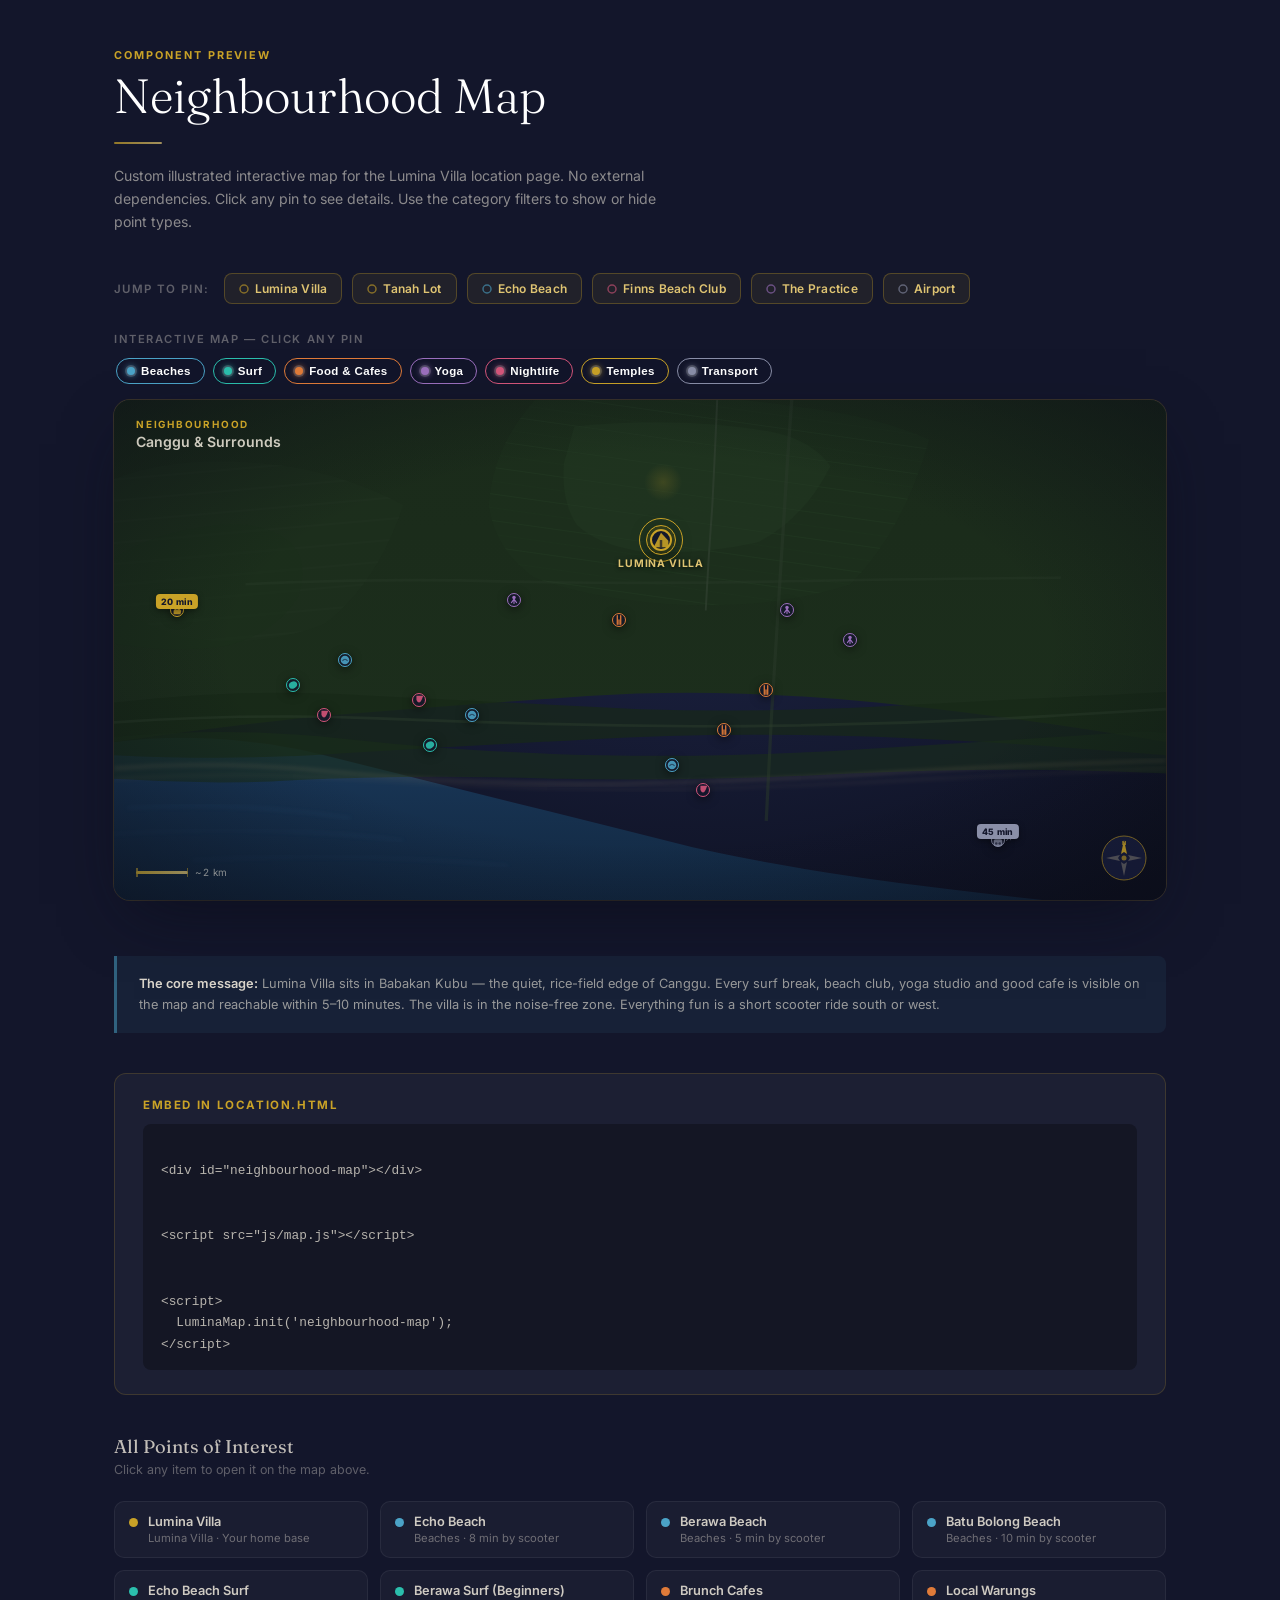
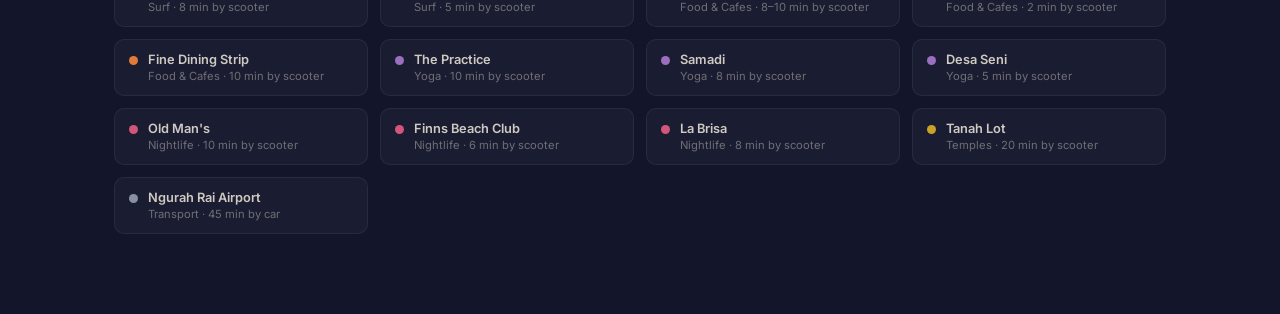
<file: docs/map-test.html>
<!DOCTYPE html>
<html lang="en">
<head>
  <meta charset="UTF-8" />
  <meta name="viewport" content="width=device-width, initial-scale=1.0" />
  <title>Map Component Test — Lumina Villa</title>
  <link rel="preconnect" href="https://fonts.googleapis.com" />
  <link rel="preconnect" href="https://fonts.gstatic.com" crossorigin />
  <link href="https://fonts.googleapis.com/css2?family=Fraunces:ital,wght@0,300;0,400;0,500;1,300;1,400&family=Inter:wght@400;500;600;700&display=swap" rel="stylesheet" />
  <style>
    /* ── Reset + base ────────────────────────────────────────── */
    *, *::before, *::after { box-sizing: border-box; margin: 0; padding: 0; }

    :root {
      --ink:      #13162B;
      --ink2:     #1B2040;
      --gold:     #C9A227;
      --gold-soft:#DFC472;
      --bone:     #F7F3EA;
      --text:     #2B2A2E;
      --text-soft:#5C5A60;
      --display:  "Fraunces", Georgia, serif;
      --body:     "Inter", -apple-system, sans-serif;
    }

    html { scroll-behavior: smooth; }

    body {
      font-family: var(--body);
      background: var(--ink);
      color: var(--bone);
      min-height: 100vh;
      -webkit-font-smoothing: antialiased;
    }

    /* ── Page shell ──────────────────────────────────────────── */
    .page-wrap {
      max-width: 1100px;
      margin: 0 auto;
      padding: 48px 24px 80px;
    }

    /* ── Page header ─────────────────────────────────────────── */
    .page-header {
      margin-bottom: 40px;
    }

    .page-header__eyebrow {
      font-size: 0.68rem;
      letter-spacing: 0.18em;
      text-transform: uppercase;
      color: var(--gold);
      font-weight: 700;
      display: block;
      margin-bottom: 8px;
    }

    .page-header__title {
      font-family: var(--display);
      font-size: clamp(2rem, 5vw, 3rem);
      font-weight: 300;
      color: #fff;
      line-height: 1.08;
      margin-bottom: 14px;
    }

    .page-header__sub {
      font-size: 0.88rem;
      color: rgba(239,233,220,0.55);
      max-width: 560px;
      line-height: 1.65;
    }

    .page-header__divider {
      width: 48px;
      height: 2px;
      background: linear-gradient(to right, var(--gold), var(--gold-soft));
      border-radius: 2px;
      margin: 20px 0;
      opacity: 0.7;
    }

    /* ── Map section ─────────────────────────────────────────── */
    .map-section {
      margin-bottom: 56px;
    }

    .map-section__label {
      font-size: 0.7rem;
      letter-spacing: 0.14em;
      text-transform: uppercase;
      color: rgba(239,233,220,0.35);
      font-weight: 600;
      margin-bottom: 12px;
      display: block;
    }

    #map-container {
      /* LuminaMap.init() targets this element */
    }

    /* ── Usage callout ───────────────────────────────────────── */
    .usage-block {
      background: rgba(255,255,255,0.04);
      border: 1px solid rgba(201,162,39,0.2);
      border-radius: 12px;
      padding: 24px 28px;
      margin-bottom: 40px;
    }

    .usage-block__title {
      font-size: 0.72rem;
      letter-spacing: 0.14em;
      text-transform: uppercase;
      color: var(--gold);
      font-weight: 700;
      margin-bottom: 12px;
    }

    .usage-block__code {
      font-family: "SF Mono", "Fira Code", "Fira Mono", Menlo, Consolas, monospace;
      font-size: 0.8rem;
      color: rgba(239,233,220,0.75);
      background: rgba(0,0,0,0.3);
      border-radius: 8px;
      padding: 14px 18px;
      overflow-x: auto;
      line-height: 1.7;
      white-space: pre;
    }

    /* ── Demo controls ───────────────────────────────────────── */
    .demo-controls {
      margin-bottom: 28px;
      display: flex;
      flex-wrap: wrap;
      gap: 10px;
      align-items: center;
    }

    .demo-controls__label {
      font-size: 0.72rem;
      letter-spacing: 0.12em;
      text-transform: uppercase;
      color: rgba(239,233,220,0.35);
      font-weight: 600;
      margin-right: 4px;
    }

    .demo-btn {
      display: inline-flex;
      align-items: center;
      gap: 6px;
      padding: 7px 14px;
      border-radius: 8px;
      border: 1px solid rgba(201,162,39,0.3);
      background: rgba(201,162,39,0.08);
      color: var(--gold-soft);
      font-family: var(--body);
      font-size: 0.75rem;
      font-weight: 600;
      cursor: pointer;
      transition: all 0.15s ease;
      letter-spacing: 0.02em;
    }

    .demo-btn:hover {
      background: rgba(201,162,39,0.18);
      border-color: var(--gold);
      color: #fff;
    }

    .demo-btn svg {
      opacity: 0.6;
    }

    /* ── Context note ────────────────────────────────────────── */
    .context-note {
      margin-top: 20px;
      padding: 18px 22px;
      background: rgba(75,163,199,0.08);
      border-left: 3px solid rgba(75,163,199,0.5);
      border-radius: 0 8px 8px 0;
      font-size: 0.8rem;
      color: rgba(239,233,220,0.6);
      line-height: 1.6;
    }

    .context-note strong {
      color: rgba(239,233,220,0.9);
      font-weight: 600;
    }

    /* ── POI list (reference) ────────────────────────────────── */
    .poi-grid {
      display: grid;
      grid-template-columns: repeat(auto-fill, minmax(240px, 1fr));
      gap: 12px;
      margin-top: 24px;
    }

    .poi-item {
      display: flex;
      align-items: flex-start;
      gap: 10px;
      padding: 12px 14px;
      background: rgba(255,255,255,0.03);
      border: 1px solid rgba(255,255,255,0.06);
      border-radius: 10px;
      cursor: pointer;
      transition: background 0.15s, border-color 0.15s;
    }

    .poi-item:hover {
      background: rgba(255,255,255,0.06);
      border-color: rgba(201,162,39,0.25);
    }

    .poi-item__dot {
      width: 9px;
      height: 9px;
      border-radius: 50%;
      flex-shrink: 0;
      margin-top: 4px;
    }

    .poi-item__name {
      font-size: 0.8rem;
      font-weight: 600;
      color: rgba(239,233,220,0.85);
      margin-bottom: 2px;
    }

    .poi-item__meta {
      font-size: 0.7rem;
      color: rgba(239,233,220,0.4);
    }

    /* ── Section heading ─────────────────────────────────────── */
    .section-heading {
      font-family: var(--display);
      font-size: 1.15rem;
      font-weight: 400;
      color: rgba(239,233,220,0.8);
      margin-bottom: 4px;
    }

    .section-sub {
      font-size: 0.78rem;
      color: rgba(239,233,220,0.35);
      margin-bottom: 20px;
    }

    /* ── Responsive ──────────────────────────────────────────── */
    @media (max-width: 600px) {
      .page-wrap { padding: 32px 16px 60px; }
      .usage-block { padding: 18px; }
    }
  </style>
</head>
<body>

  <div class="page-wrap">

    <!-- Page header -->
    <header class="page-header">
      <span class="page-header__eyebrow">Component Preview</span>
      <h1 class="page-header__title">Neighbourhood Map</h1>
      <div class="page-header__divider"></div>
      <p class="page-header__sub">
        Custom illustrated interactive map for the Lumina Villa location page.
        No external dependencies. Click any pin to see details. Use the category
        filters to show or hide point types.
      </p>
    </header>

    <!-- Demo controls -->
    <div class="demo-controls">
      <span class="demo-controls__label">Jump to pin:</span>
      <button class="demo-btn" onclick="mapInstance.showPoi('lumina')">
        <svg width="10" height="10" viewBox="0 0 10 10" fill="none"><circle cx="5" cy="5" r="4" stroke="#C9A227" stroke-width="1.5"/></svg>
        Lumina Villa
      </button>
      <button class="demo-btn" onclick="mapInstance.showPoi('tanah-lot')">
        <svg width="10" height="10" viewBox="0 0 10 10" fill="none"><circle cx="5" cy="5" r="4" stroke="#C9A227" stroke-width="1.5"/></svg>
        Tanah Lot
      </button>
      <button class="demo-btn" onclick="mapInstance.showPoi('echo-beach')">
        <svg width="10" height="10" viewBox="0 0 10 10" fill="none"><circle cx="5" cy="5" r="4" stroke="#4BA3C7" stroke-width="1.5"/></svg>
        Echo Beach
      </button>
      <button class="demo-btn" onclick="mapInstance.showPoi('finns')">
        <svg width="10" height="10" viewBox="0 0 10 10" fill="none"><circle cx="5" cy="5" r="4" stroke="#D4557A" stroke-width="1.5"/></svg>
        Finns Beach Club
      </button>
      <button class="demo-btn" onclick="mapInstance.showPoi('the-practice')">
        <svg width="10" height="10" viewBox="0 0 10 10" fill="none"><circle cx="5" cy="5" r="4" stroke="#9B6FBE" stroke-width="1.5"/></svg>
        The Practice
      </button>
      <button class="demo-btn" onclick="mapInstance.showPoi('airport')">
        <svg width="10" height="10" viewBox="0 0 10 10" fill="none"><circle cx="5" cy="5" r="4" stroke="#8A8FA8" stroke-width="1.5"/></svg>
        Airport
      </button>
    </div>

    <!-- Map -->
    <div class="map-section">
      <span class="map-section__label">Interactive map — click any pin</span>
      <div id="map-container"></div>
    </div>

    <!-- Context note -->
    <div class="context-note">
      <strong>The core message:</strong> Lumina Villa sits in Babakan Kubu — the quiet, rice-field
      edge of Canggu. Every surf break, beach club, yoga studio and good cafe is visible on the map
      and reachable within 5–10 minutes. The villa is in the noise-free zone. Everything fun is a
      short scooter ride south or west.
    </div>

    <!-- Usage instructions -->
    <div class="usage-block" style="margin-top: 40px;">
      <div class="usage-block__title">Embed in location.html</div>
      <div class="usage-block__code"><!-- 1. Add a container div anywhere on the page -->
&lt;div id="neighbourhood-map"&gt;&lt;/div&gt;

<!-- 2. Load the script before </body> -->
&lt;script src="js/map.js"&gt;&lt;/script&gt;

<!-- 3. Initialise -->
&lt;script&gt;
  LuminaMap.init('neighbourhood-map');
&lt;/script&gt;</div>
    </div>

    <!-- POI reference list -->
    <section>
      <h2 class="section-heading">All Points of Interest</h2>
      <p class="section-sub">Click any item to open it on the map above.</p>
      <div class="poi-grid" id="poi-list"></div>
    </section>

  </div><!-- /page-wrap -->

  <!-- Load the map component -->
  <script src="js/map.js"></script>
  <script>
    // Initialise the map
    const mapInstance = LuminaMap.init('map-container');

    // Build POI reference list
    const catMap = {};
    LuminaMap.CATEGORIES.forEach(c => { catMap[c.id] = c; });

    const listEl = document.getElementById('poi-list');
    LuminaMap.POIS.forEach(poi => {
      const cat  = catMap[poi.category];
      const item = document.createElement('div');
      item.className = 'poi-item';
      item.setAttribute('role', 'button');
      item.setAttribute('tabindex', '0');
      item.setAttribute('aria-label', 'Show ' + poi.name + ' on map');
      item.innerHTML = `
        <span class="poi-item__dot" style="background:${cat.color}"></span>
        <div>
          <div class="poi-item__name">${poi.name}</div>
          <div class="poi-item__meta">${cat.label} &middot; ${poi.distance}</div>
        </div>`;

      function activate() { mapInstance.showPoi(poi.id); }
      item.addEventListener('click', activate);
      item.addEventListener('keydown', e => {
        if (e.key === 'Enter' || e.key === ' ') { e.preventDefault(); activate(); }
      });

      listEl.appendChild(item);
    });
  </script>

</body>
</html>
</file>
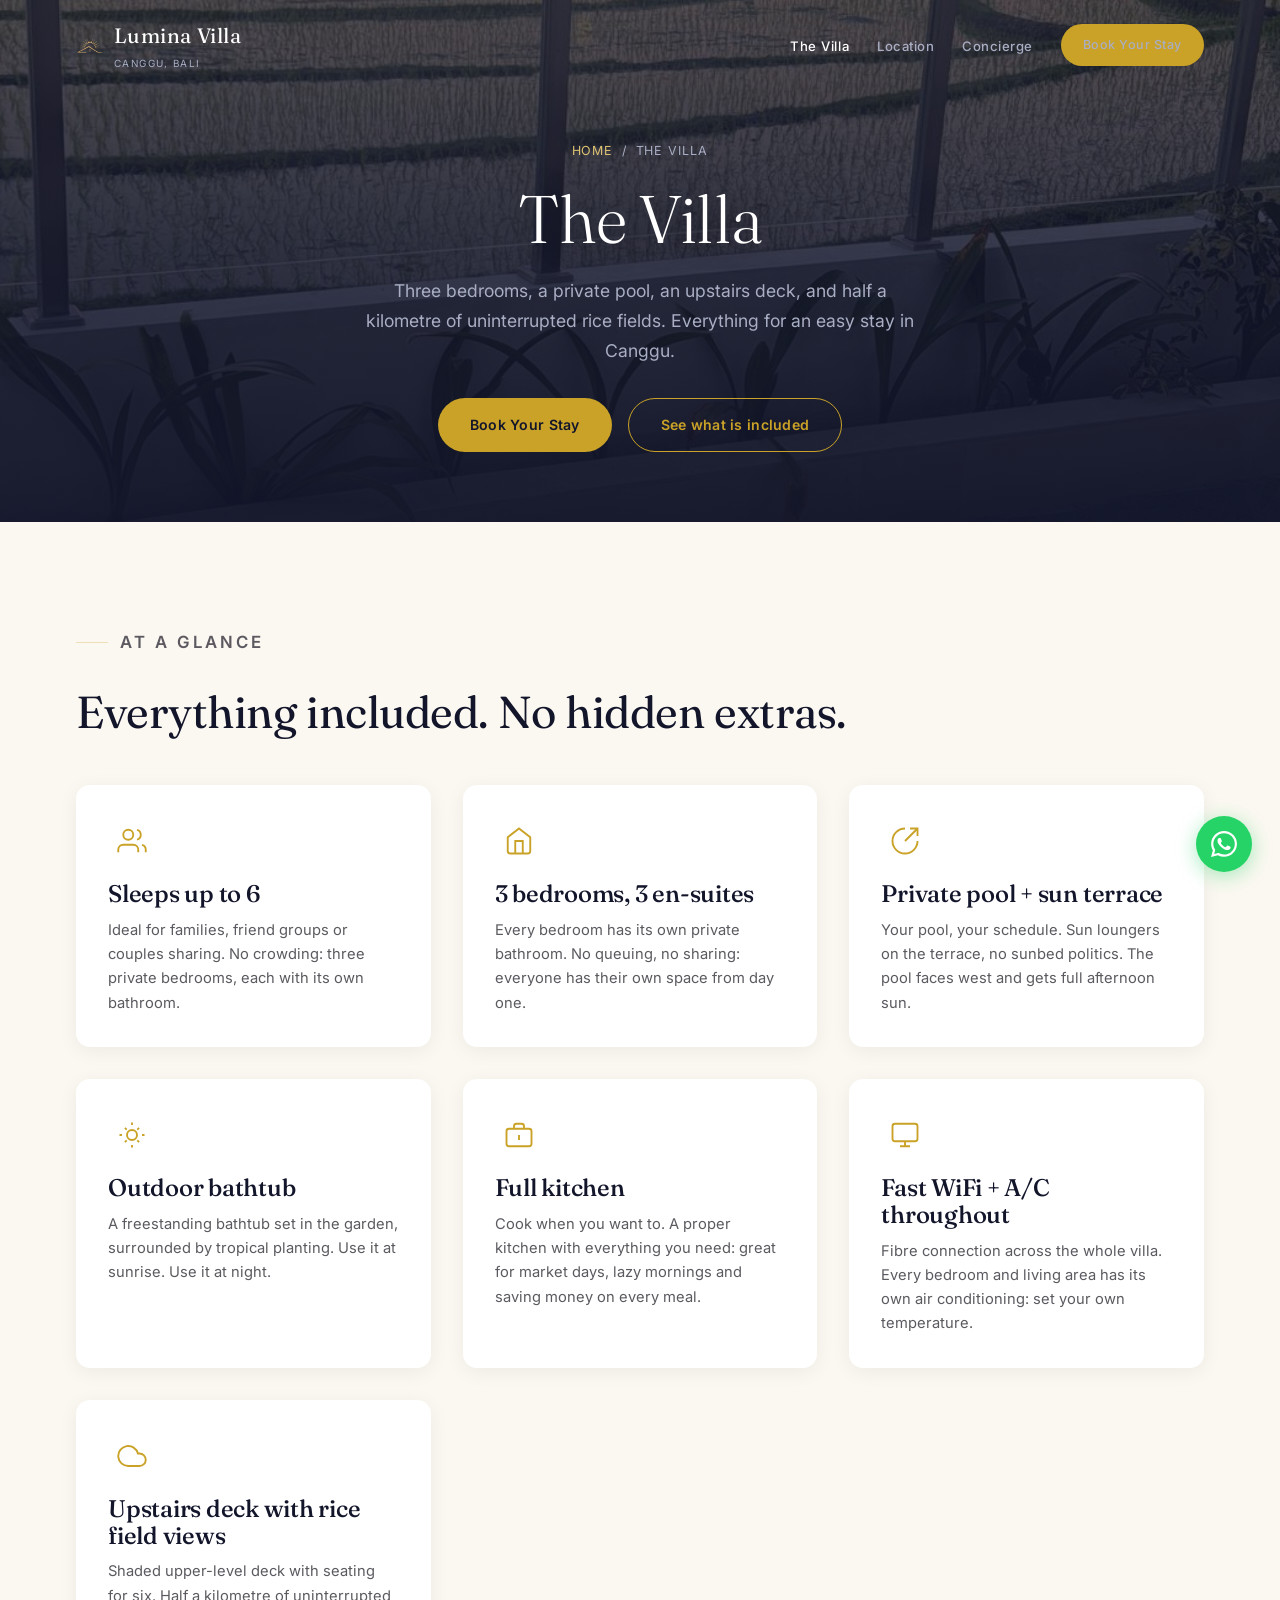
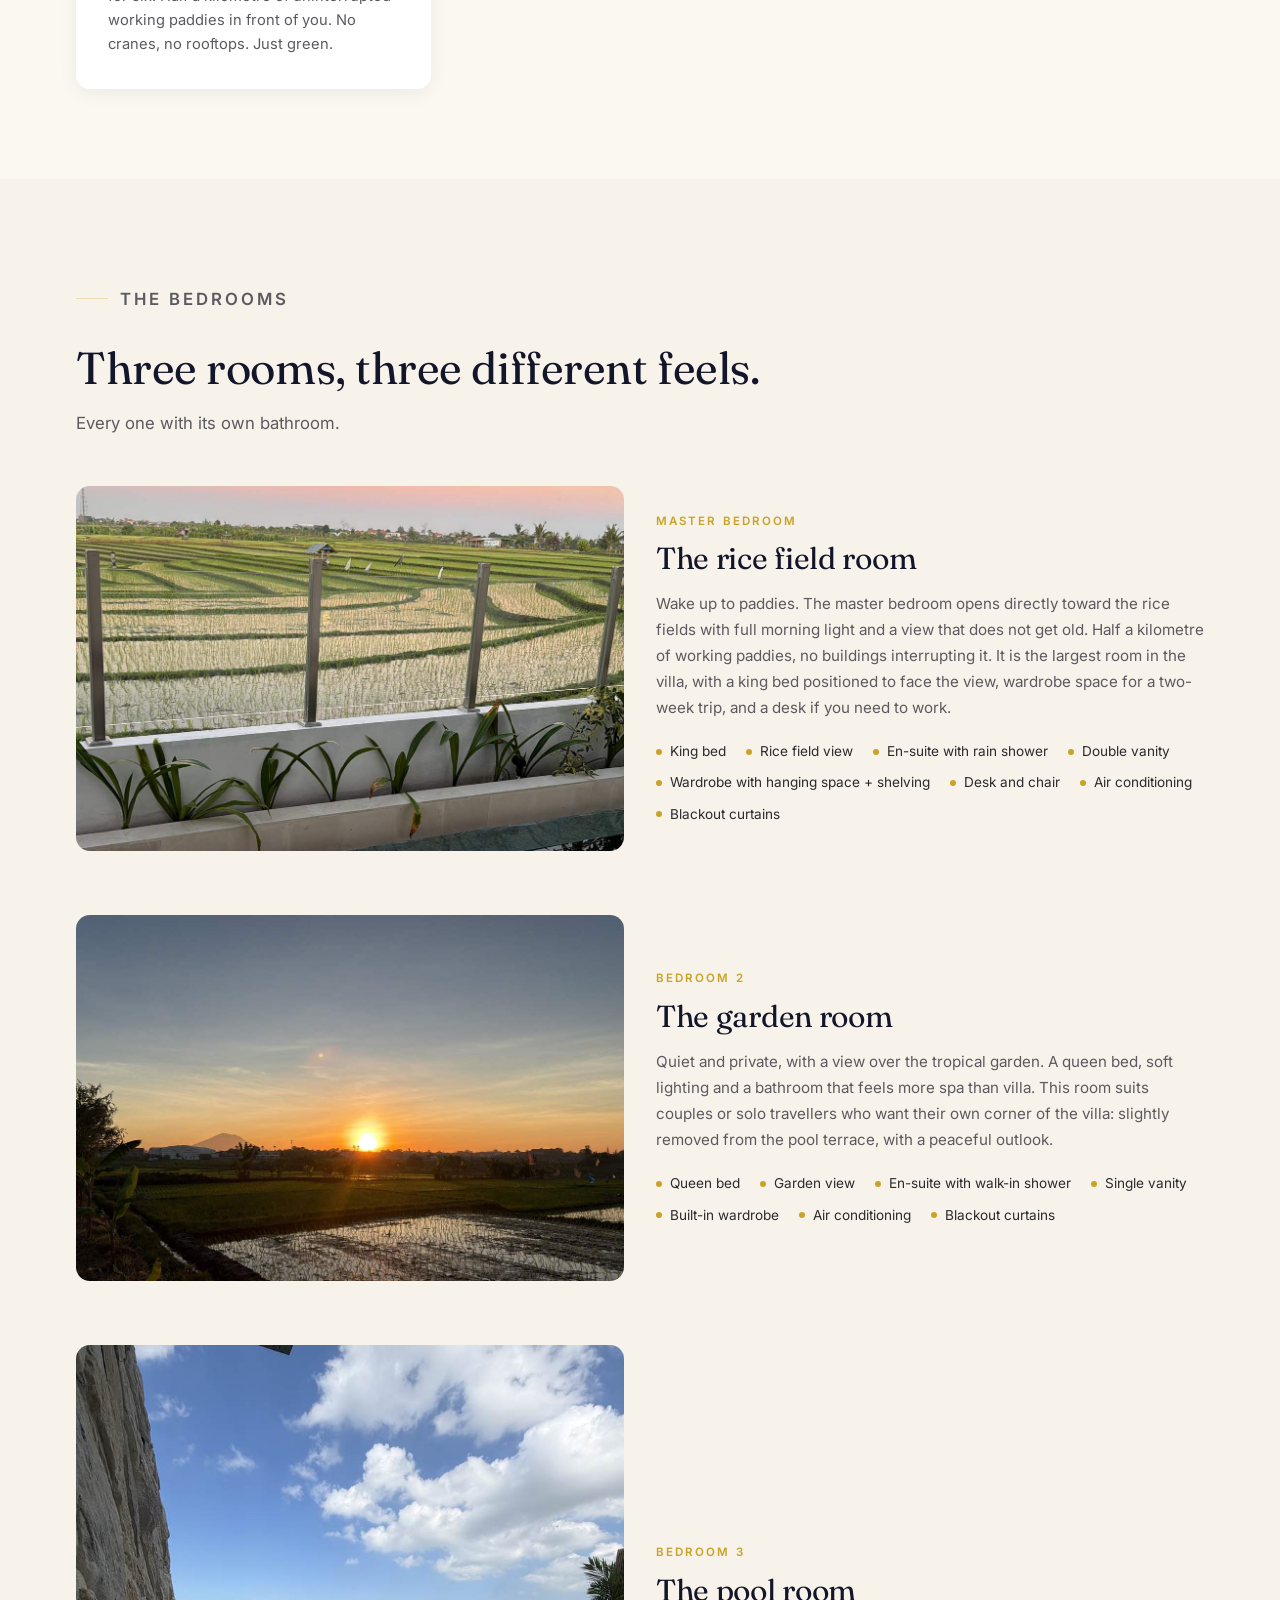
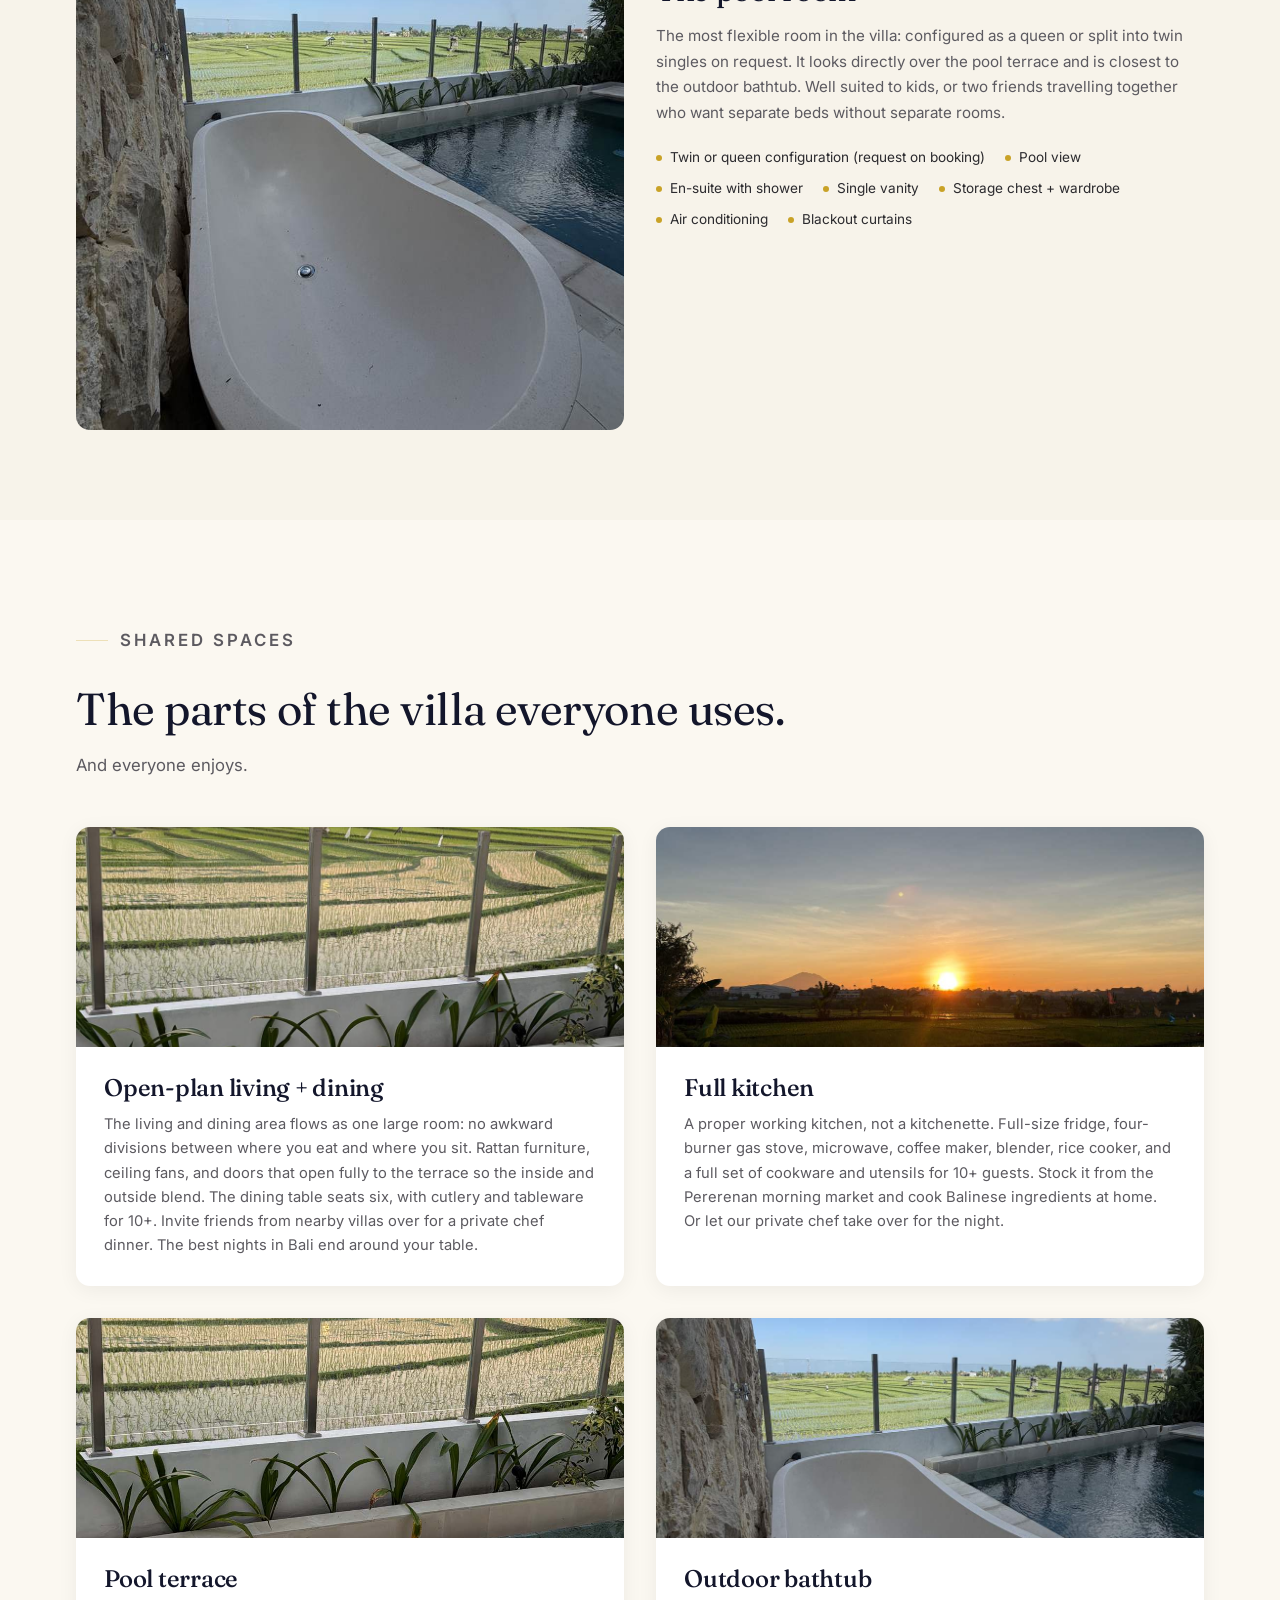
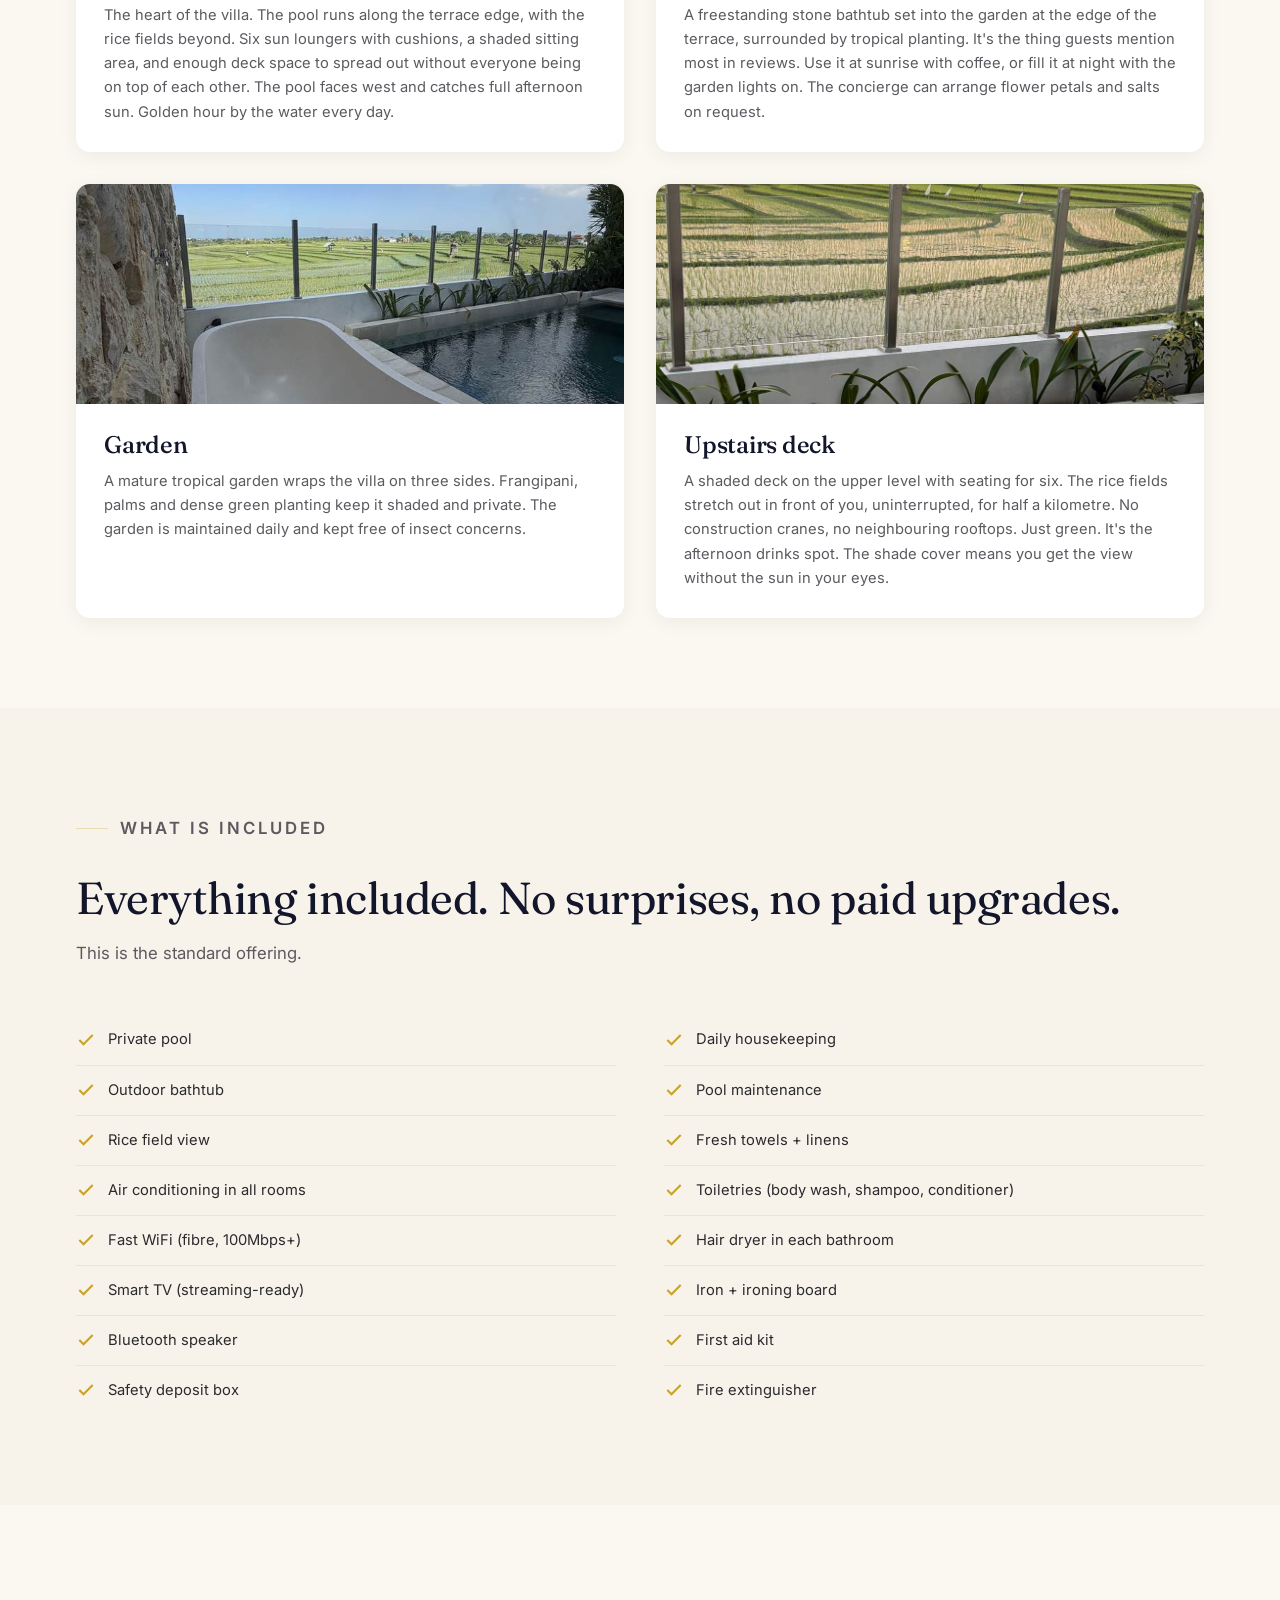
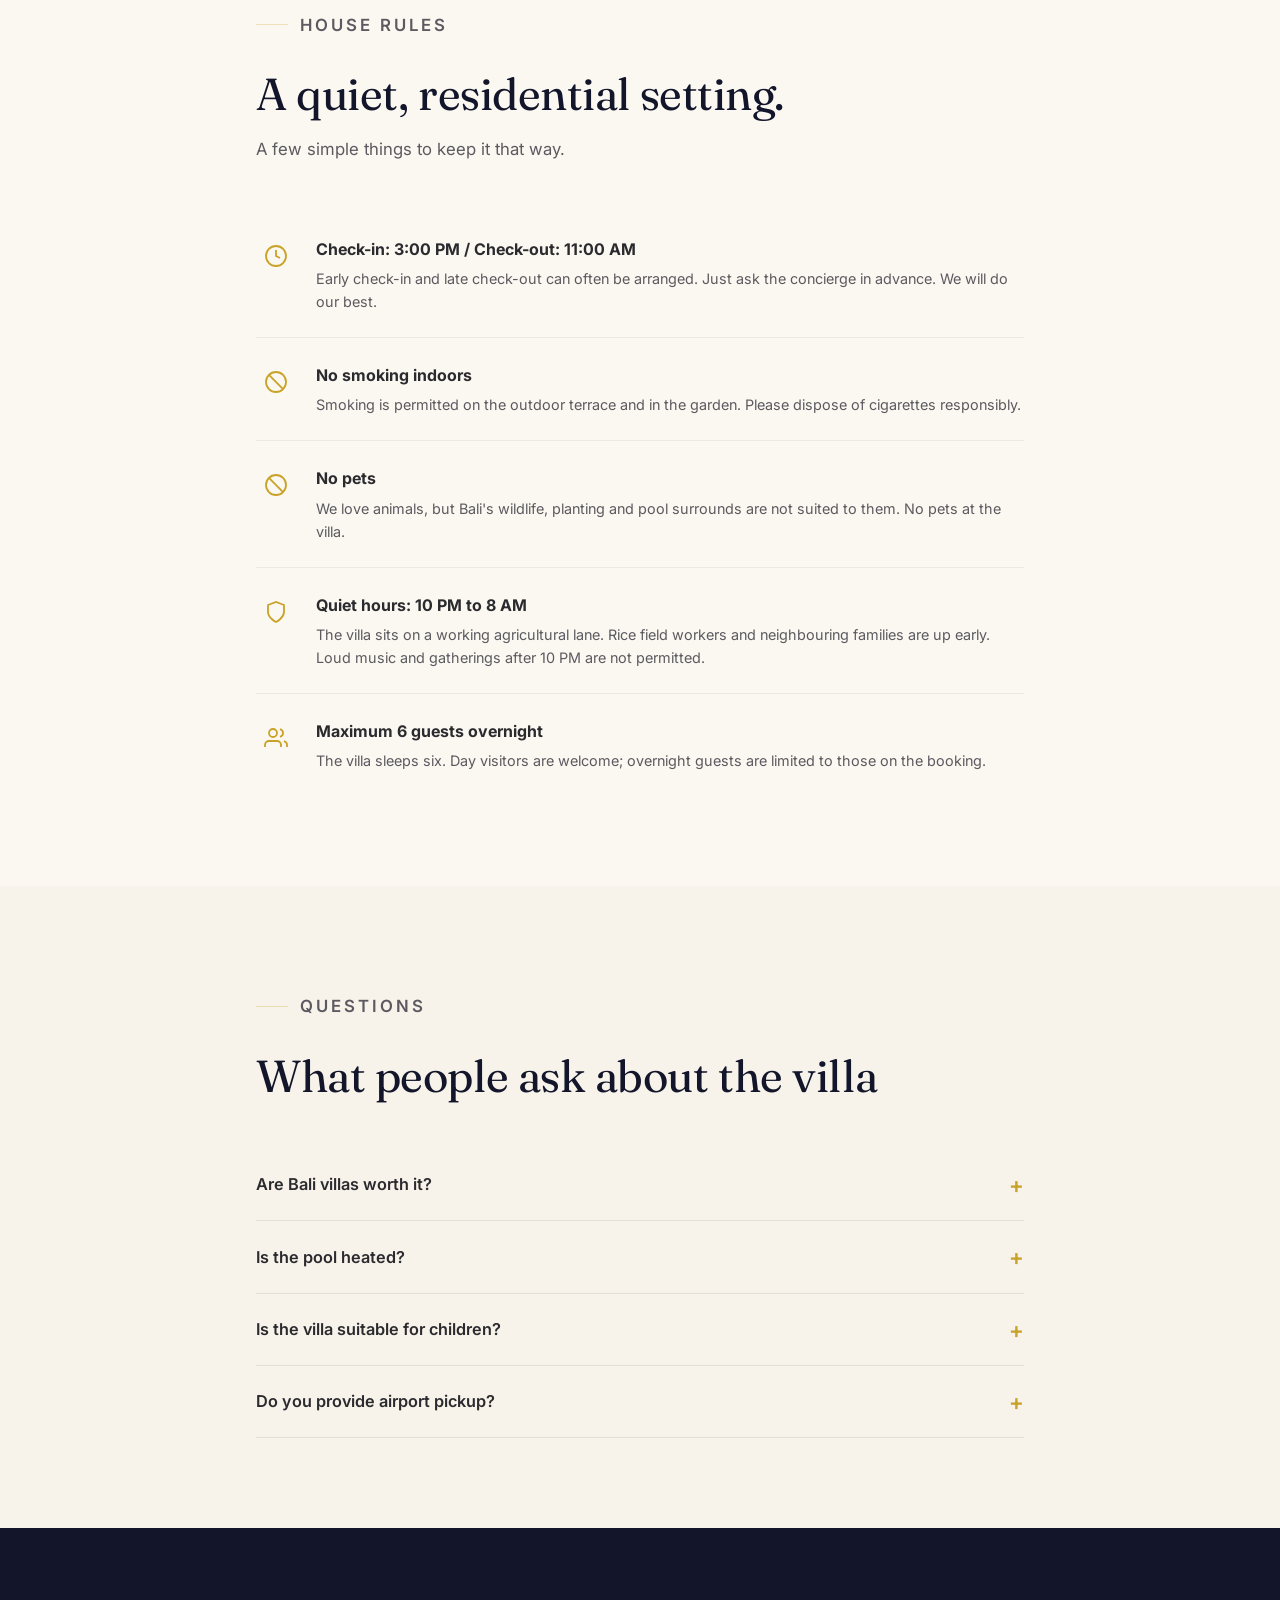
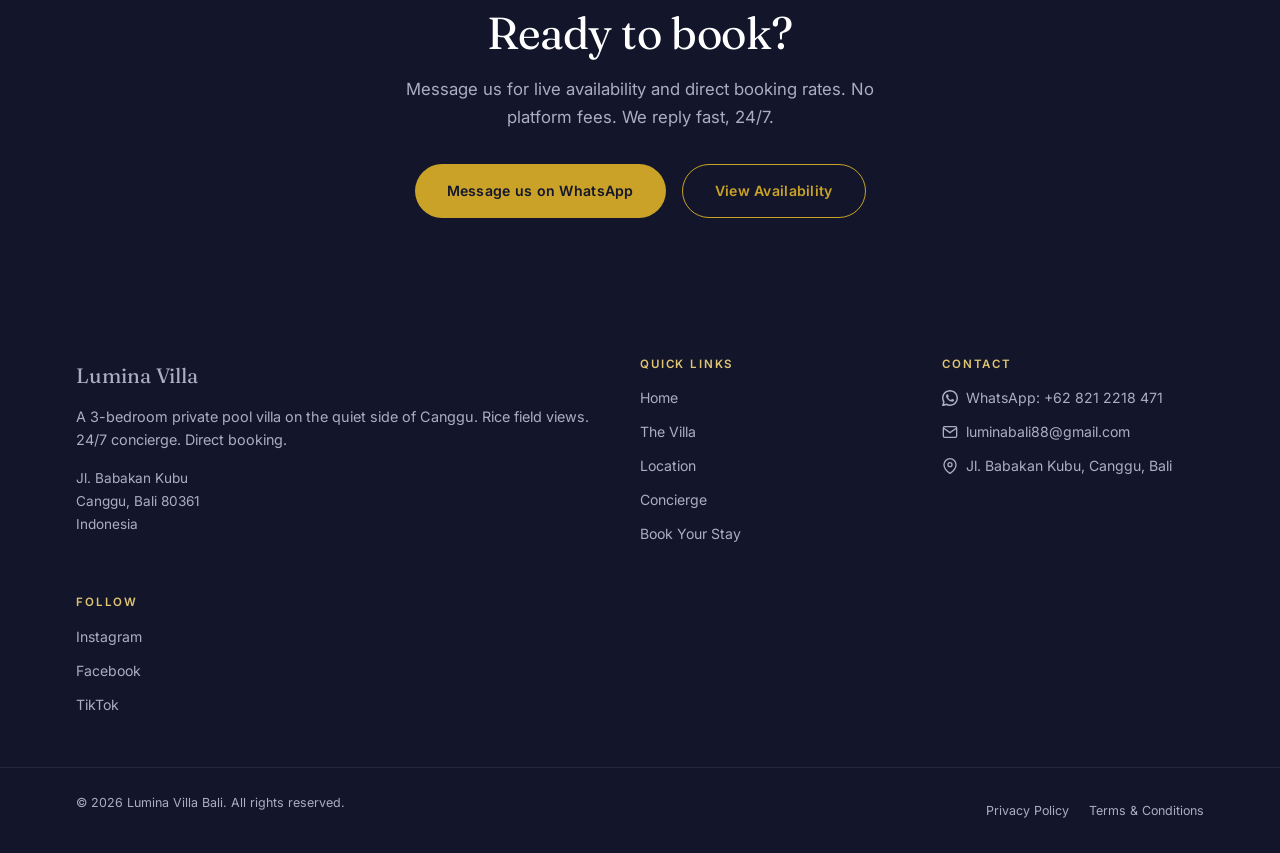
<file: docs/villa.html>
<!DOCTYPE html>
<html lang="en">
<head>
  <meta charset="UTF-8" />
  <meta name="viewport" content="width=device-width, initial-scale=1.0" />
  <title>The Villa | Lumina Villa Canggu - 3 Bedroom Private Pool Villa, Bali</title>
  <meta name="description" content="Three bedrooms, three en-suite bathrooms, a private pool and rice field views. See exactly what Lumina Villa Canggu includes — from the master bedroom to the outdoor bathtub." />
  <meta name="robots" content="index, follow" />
  <link rel="canonical" href="https://luminavillabali.com/villa.html" />

  <!-- Open Graph -->
  <meta property="og:type" content="website" />
  <meta property="og:title" content="The Villa | Lumina Villa Canggu - 3 Bedroom Private Pool Villa, Bali" />
  <meta property="og:description" content="Three bedrooms, three en-suite bathrooms, a private pool and rice field views. See exactly what Lumina Villa Canggu includes." />
  <meta property="og:url" content="https://luminavillabali.com/villa.html" />
  <meta property="og:site_name" content="Lumina Villa Bali" />

  <!-- Icons -->
  <link rel="icon" type="image/png" href="img/brand-logo.png" />
  <link rel="apple-touch-icon" href="img/apple-touch-icon.png" />

  <!-- Fonts -->
  <link rel="preconnect" href="https://fonts.googleapis.com" />
  <link rel="preconnect" href="https://fonts.gstatic.com" crossorigin />
  <link href="https://fonts.googleapis.com/css2?family=Fraunces:ital,opsz,wght@0,9..144,300;0,9..144,400;0,9..144,500;0,9..144,600;1,9..144,400;1,9..144,500&family=Inter:wght@400;500;600;700&display=swap" rel="stylesheet" />

  <!-- Schema: BreadcrumbList -->
  <script type="application/ld+json">
  {
    "@context": "https://schema.org",
    "@type": "BreadcrumbList",
    "itemListElement": [
      {
        "@type": "ListItem",
        "position": 1,
        "name": "Home",
        "item": "https://luminavillabali.com/"
      },
      {
        "@type": "ListItem",
        "position": 2,
        "name": "The Villa",
        "item": "https://luminavillabali.com/villa.html"
      }
    ]
  }
  </script>

  <!-- Schema: LodgingBusiness -->
  <script type="application/ld+json">
  {
    "@context": "https://schema.org",
    "@type": "LodgingBusiness",
    "name": "Lumina Villa Canggu",
    "url": "https://luminavillabali.com",
    "telephone": "+628212218471",
    "email": "luminabali88@gmail.com",
    "address": {
      "@type": "PostalAddress",
      "streetAddress": "Jl. Babakan Kubu",
      "addressLocality": "Canggu",
      "addressRegion": "Bali",
      "addressCountry": "ID"
    },
    "description": "Three-bedroom private pool villa on the quiet rice field edge of Canggu, Bali. Outdoor bathtub, upstairs shaded deck, 24/7 concierge, and half a kilometre of uninterrupted rice field views.",
    "numberOfRooms": 3,
    "amenityFeature": [
      { "@type": "LocationFeatureSpecification", "name": "Private pool", "value": true },
      { "@type": "LocationFeatureSpecification", "name": "Outdoor bathtub", "value": true },
      { "@type": "LocationFeatureSpecification", "name": "Rice field view (half kilometre, uninterrupted)", "value": true },
      { "@type": "LocationFeatureSpecification", "name": "Upstairs shaded deck", "value": true },
      { "@type": "LocationFeatureSpecification", "name": "Air conditioning", "value": true },
      { "@type": "LocationFeatureSpecification", "name": "Free WiFi", "value": true },
      { "@type": "LocationFeatureSpecification", "name": "Full kitchen", "value": true },
      { "@type": "LocationFeatureSpecification", "name": "Daily housekeeping", "value": true },
      { "@type": "LocationFeatureSpecification", "name": "24/7 concierge", "value": true }
    ],
    "containsPlace": [
      {
        "@type": "HotelRoom",
        "name": "Master Bedroom",
        "description": "King bed with rice field views, en-suite with rain shower, wardrobe and desk.",
        "bed": { "@type": "BedDetails", "typeOfBed": "KingBed", "numberOfBeds": 1 }
      },
      {
        "@type": "HotelRoom",
        "name": "Bedroom 2",
        "description": "Queen bed with garden views and private en-suite bathroom.",
        "bed": { "@type": "BedDetails", "typeOfBed": "QueenBed", "numberOfBeds": 1 }
      },
      {
        "@type": "HotelRoom",
        "name": "Bedroom 3",
        "description": "Flexible twin or queen configuration with pool views and private en-suite.",
        "bed": { "@type": "BedDetails", "typeOfBed": "QueenBed", "numberOfBeds": 1 }
      }
    ],
    "checkinTime": "15:00",
    "checkoutTime": "11:00"
  }
  </script>

  <!-- Schema: FAQPage -->
  <script type="application/ld+json">
  {
    "@context": "https://schema.org",
    "@type": "FAQPage",
    "mainEntity": [
      {
        "@type": "Question",
        "name": "Are Bali villas worth it?",
        "acceptedAnswer": {
          "@type": "Answer",
          "text": "For groups and families, a private villa in Bali is almost always better value than a hotel. You get a private pool instead of a shared one, three bedrooms instead of one, a full kitchen instead of room service prices, and a personal concierge instead of a busy hotel front desk. Split across six guests, the per-person cost is typically lower than a mid-range hotel room — and the experience is significantly better."
        }
      },
      {
        "@type": "Question",
        "name": "Is the pool heated?",
        "acceptedAnswer": {
          "@type": "Answer",
          "text": "No heating is needed. Bali is tropical year-round, with average temperatures of 27-30°C. The pool stays at a naturally comfortable temperature throughout the day and into the evening."
        }
      },
      {
        "@type": "Question",
        "name": "Is the villa suitable for children?",
        "acceptedAnswer": {
          "@type": "Answer",
          "text": "Yes. The villa is well suited to families with children. The pool is private and the street is quiet. There is a full kitchen for preparing meals and snacks, and the villa is on a residential lane with very little through traffic. A cot and high chair are available on request — just let us know when you book."
        }
      },
      {
        "@type": "Question",
        "name": "Do you provide airport pickup?",
        "acceptedAnswer": {
          "@type": "Answer",
          "text": "Yes. Complimentary airport pickup is included on arrival. All additional transfers — including return to the airport, day trips, and inter-island connections — can be arranged through the 24/7 concierge."
        }
      }
    ]
  }
  </script>

  <style>
    :root {
      --ink: #13162B;
      --ink-2: #1B2040;
      --ink-3: #252B4E;
      --gold: #C9A227;
      --gold-soft: #DFC472;
      --gold-deep: #A6841F;
      --bone: #F7F3EA;
      --cream: #FBF8F1;
      --sand: #EFE7D6;
      --text: #2B2A2E;
      --text-soft: #5C5A60;
      --text-inv: #EFE9DC;
      --text-inv-soft: #A9AEC4;
      --line: rgba(201,162,39,.28);
      --shadow: 0 18px 50px -20px rgba(19,22,43,.45);
      --maxw: 1180px;
      --display: "Fraunces", Georgia, "Times New Roman", serif;
      --body: "Inter", system-ui, -apple-system, Segoe UI, Roboto, sans-serif;
      --radius: 14px;
      --radius-sm: 8px;
    }

    *, *::before, *::after { box-sizing: border-box; margin: 0; padding: 0; }
    html { scroll-behavior: smooth; -webkit-text-size-adjust: 100%; }

    body {
      font-family: var(--body);
      font-size: 1rem;
      line-height: 1.7;
      color: var(--text);
      background: var(--cream);
      -webkit-font-smoothing: antialiased;
    }

    img { max-width: 100%; height: auto; display: block; }
    a { color: var(--gold-deep); text-decoration: none; transition: color .2s; }
    a:hover { color: var(--gold); }

    h1, h2, h3, h4 {
      font-family: var(--display);
      font-weight: 400;
      line-height: 1.12;
      color: var(--ink);
      letter-spacing: -0.01em;
    }
    h1 { font-size: clamp(2.4rem, 6vw, 4.2rem); font-weight: 300; }
    h2 { font-size: clamp(1.8rem, 4vw, 2.8rem); }
    h3 { font-size: clamp(1.2rem, 2.5vw, 1.5rem); font-weight: 500; }
    h4 { font-size: 1.1rem; font-weight: 500; }
    p { margin-bottom: 1rem; }
    p:last-child { margin-bottom: 0; }

    /* ---- Layout ---- */
    .wrap { max-width: var(--maxw); margin: 0 auto; padding: 0 26px; }
    .wrap--narrow { max-width: 820px; }
    .section { padding: 90px 0; }
    .section--bone { background: var(--bone); }
    .section--sand { background: var(--sand); }
    .section--dark { background: var(--ink); color: var(--text-inv); }
    .section--dark h2, .section--dark h3 { color: #fff; }

    .grid { display: grid; gap: 32px; }
    .grid--2 { grid-template-columns: repeat(2, 1fr); }
    .grid--3 { grid-template-columns: repeat(3, 1fr); }

    /* ---- Section Header ---- */
    .eyebrow {
      font-family: var(--body);
      font-size: .72rem;
      letter-spacing: .18em;
      text-transform: uppercase;
      color: var(--gold);
      font-weight: 600;
      display: inline-flex;
      align-items: center;
      gap: 12px;
    }
    .eyebrow .ray {
      display: inline-block;
      width: 32px;
      height: 1px;
      background: var(--line);
    }
    .section-head { margin-bottom: 48px; }
    .section-head h2 { margin-top: 14px; }
    .section-head p { margin-top: 16px; max-width: 640px; color: var(--text-soft); font-size: 1.05rem; }

    /* ---- Buttons ---- */
    .btn {
      display: inline-flex;
      align-items: center;
      gap: 8px;
      padding: 14px 32px;
      border-radius: 50px;
      font-family: var(--body);
      font-size: .88rem;
      font-weight: 600;
      letter-spacing: .02em;
      cursor: pointer;
      border: none;
      transition: all .25s;
      text-decoration: none;
    }
    .btn-gold {
      background: var(--gold);
      color: var(--ink);
    }
    .btn-gold:hover {
      background: var(--gold-soft);
      color: var(--ink);
      transform: translateY(-1px);
      box-shadow: 0 8px 24px rgba(201,162,39,.3);
    }
    .btn-ghost {
      background: transparent;
      color: var(--gold);
      border: 1.5px solid var(--gold);
    }
    .btn-ghost:hover {
      background: var(--gold);
      color: var(--ink);
    }
    .btn-dark {
      background: var(--ink);
      color: #fff;
    }
    .btn-dark:hover {
      background: var(--ink-2);
      transform: translateY(-1px);
    }

    /* ---- Navigation ---- */
    .site-head {
      position: fixed;
      top: 0; left: 0; right: 0;
      z-index: 100;
      padding: 18px 0;
      transition: all .3s;
    }
    .site-head.scrolled {
      background: rgba(19,22,43,.95);
      backdrop-filter: blur(12px);
      -webkit-backdrop-filter: blur(12px);
      padding: 12px 0;
      box-shadow: 0 2px 20px rgba(0,0,0,.2);
    }
    .site-head .wrap {
      display: flex;
      align-items: center;
      justify-content: space-between;
    }
    .nav-brand {
      font-family: var(--display);
      font-size: 1.3rem;
      color: #fff;
      font-weight: 400;
      letter-spacing: .02em;
      text-decoration: none;
    }
    .nav-brand:hover { color: var(--gold-soft); }
    .brand-sub {
      display: block;
      font-family: var(--body);
      font-size: .62rem;
      letter-spacing: .14em;
      text-transform: uppercase;
      color: var(--text-inv-soft);
      margin-top: 2px;
    }
    .nav-links { display: flex; align-items: center; gap: 28px; list-style: none; }
    .nav-links a {
      color: var(--text-inv-soft);
      font-size: .82rem;
      font-weight: 500;
      letter-spacing: .04em;
      transition: color .2s;
      text-decoration: none;
    }
    .nav-links a:hover { color: #fff; }
    .nav-links a.active { color: #fff; }
    .nav-links .btn { font-size: .78rem; padding: 10px 22px; }

    .nav-cta-mobile{display:none; font-size:.7rem; font-weight:600; letter-spacing:.06em; text-transform:uppercase; color:var(--ink); background:var(--gold-soft); padding:7px 14px; border-radius:999px; text-decoration:none; white-space:nowrap}

    /* Mobile menu toggle */
    .nav-toggle {
      display: none;
      background: none;
      border: none;
      cursor: pointer;
      padding: 8px;
    }
    .nav-toggle span {
      display: block;
      width: 22px;
      height: 2px;
      background: #fff;
      margin: 5px 0;
      transition: all .3s;
    }

    .mobile-menu {
      display: none;
      position: fixed;
      inset: 0;
      background: var(--ink);
      z-index: 99;
      flex-direction: column;
      align-items: center;
      justify-content: center;
      gap: 32px;
    }
    .mobile-menu.open { display: flex; }
    .mobile-menu a {
      color: var(--text-inv);
      font-family: var(--display);
      font-size: 1.6rem;
      text-decoration: none;
    }
    .mobile-menu a:hover { color: var(--gold-soft); }

    /* ---- Hero (sub-page, shorter) ---- */
    .hero {
      position: relative;
      min-height: 54vh;
      display: flex;
      align-items: flex-end;
      justify-content: center;
      text-align: center;
      background: var(--ink);
      color: #fff;
      overflow: hidden;
    }
    .hero-media {
      position: absolute;
      inset: 0;
      background: url('img/hero-bg.jpg') center/cover no-repeat;
      background-size: cover;
      background-position: center;
      opacity: .35;
    }
    .hero-overlay {
      position: absolute;
      inset: 0;
      background: linear-gradient(to top, rgba(19,22,43,.85) 0%, rgba(19,22,43,.2) 100%);
      z-index: 1;
    }
    .hero-content {
      position: relative;
      z-index: 2;
      max-width: 760px;
      padding: 140px 26px 70px;
    }
    .hero h1 {
      color: #fff;
      text-shadow: 0 2px 30px rgba(0,0,0,.35);
    }
    .hero-sub {
      font-size: 1.1rem;
      color: var(--text-inv-soft);
      margin-top: 20px;
      max-width: 560px;
      margin-left: auto;
      margin-right: auto;
    }
    .hero-actions {
      margin-top: 32px;
      display: flex;
      gap: 16px;
      justify-content: center;
      flex-wrap: wrap;
    }
    .breadcrumb {
      margin-bottom: 20px;
    }
    .breadcrumb ol {
      list-style: none;
      display: flex;
      gap: 8px;
      justify-content: center;
      font-size: .78rem;
      letter-spacing: .08em;
      text-transform: uppercase;
    }
    .breadcrumb a {
      color: var(--gold-soft);
      text-decoration: none;
    }
    .breadcrumb a:hover { color: var(--gold); }
    .breadcrumb li + li::before {
      content: "/";
      margin-right: 8px;
      color: var(--text-inv-soft);
    }
    .breadcrumb li:last-child { color: var(--text-inv-soft); }

    /* ---- Feature cards (overview grid) ---- */
    .feature {
      background: #fff;
      border-radius: var(--radius);
      padding: 32px;
      box-shadow: 0 4px 20px rgba(0,0,0,.06);
      transition: transform .25s, box-shadow .25s;
    }
    .feature:hover {
      transform: translateY(-3px);
      box-shadow: 0 12px 32px rgba(0,0,0,.1);
    }
    .feature-icon {
      width: 48px;
      height: 48px;
      margin-bottom: 16px;
      color: var(--gold);
      display: flex;
      align-items: center;
      justify-content: center;
    }
    .feature-icon svg {
      width: 30px;
      height: 30px;
    }
    .feature h3 {
      margin-bottom: 10px;
    }
    .feature p {
      color: var(--text-soft);
      font-size: .92rem;
      line-height: 1.65;
    }

    /* ---- Room blocks ---- */
    .room-block {
      margin-bottom: 64px;
    }
    .room-block:last-child { margin-bottom: 0; }
    .room-block .grid--2 {
      align-items: center;
    }
    .room-img {
      min-height: 340px;
      border-radius: var(--radius);
      overflow: hidden;
    }
    .room-img img { width:100%; height:100%; object-fit:cover; min-height:340px }
    .room-label {
      font-family: var(--body);
      font-size: .72rem;
      letter-spacing: .18em;
      text-transform: uppercase;
      color: var(--gold);
      font-weight: 600;
      display: block;
      margin-bottom: 10px;
    }
    .room-name {
      font-family: var(--display);
      font-size: clamp(1.4rem, 3vw, 1.9rem);
      font-weight: 400;
      color: var(--ink);
      margin-bottom: 16px;
    }
    .room-desc {
      color: var(--text-soft);
      font-size: .95rem;
      line-height: 1.7;
      margin-bottom: 20px;
    }
    .room-features {
      list-style: none;
      display: flex;
      flex-wrap: wrap;
      gap: 8px 20px;
    }
    .room-features li {
      font-size: .85rem;
      color: var(--text);
      display: flex;
      align-items: center;
      gap: 8px;
    }
    .room-features li::before {
      content: "";
      width: 6px;
      height: 6px;
      border-radius: 50%;
      background: var(--gold);
      flex-shrink: 0;
    }

    /* ---- Space cards ---- */
    .space-card {
      background: #fff;
      border-radius: var(--radius);
      overflow: hidden;
      box-shadow: 0 4px 20px rgba(0,0,0,.06);
      transition: transform .25s, box-shadow .25s;
    }
    .space-card:hover {
      transform: translateY(-3px);
      box-shadow: 0 12px 32px rgba(0,0,0,.1);
    }
    .space-img {
      height: 220px;
      overflow: hidden;
    }
    .space-img img { width:100%; height:100%; object-fit:cover }
    .space-body {
      padding: 28px;
    }
    .space-body h3 {
      margin-bottom: 10px;
    }
    .space-body p {
      color: var(--text-soft);
      font-size: .92rem;
      line-height: 1.65;
    }

    /* ---- Amenities checklist ---- */
    .amenities-grid {
      display: grid;
      grid-template-columns: 1fr 1fr;
      gap: 0 48px;
    }
    .amenities-grid ul { list-style: none; }
    .amenities-grid li {
      display: flex;
      align-items: center;
      gap: 12px;
      padding: 12px 0;
      border-bottom: 1px solid rgba(0,0,0,.06);
      font-size: .92rem;
      color: var(--text);
    }
    .amenities-grid li:last-child { border-bottom: 0; }
    .check-icon {
      width: 20px;
      height: 20px;
      color: var(--gold);
      flex-shrink: 0;
    }

    /* ---- House rules ---- */
    .rules-list { list-style: none; }
    .rules-item {
      display: flex;
      gap: 20px;
      padding: 24px 0;
      border-bottom: 1px solid rgba(0,0,0,.06);
    }
    .rules-item:last-child { border-bottom: 0; }
    .rules-icon {
      width: 40px;
      height: 40px;
      flex-shrink: 0;
      color: var(--gold);
      display: flex;
      align-items: center;
      justify-content: center;
    }
    .rules-icon svg { width: 24px; height: 24px; }
    .rules-item strong {
      display: block;
      font-size: 1rem;
      margin-bottom: 4px;
    }
    .rules-item p {
      color: var(--text-soft);
      font-size: .9rem;
      line-height: 1.6;
    }

    /* ---- FAQ ---- */
    .faq-group { max-width: 820px; }
    .faq-item {
      border-bottom: 1px solid rgba(0,0,0,.08);
    }
    .faq-q {
      display: flex;
      align-items: center;
      justify-content: space-between;
      width: 100%;
      padding: 20px 0;
      background: none;
      border: none;
      cursor: pointer;
      font-family: var(--body);
      font-size: 1.02rem;
      font-weight: 600;
      color: var(--text);
      text-align: left;
      line-height: 1.4;
    }
    .faq-q::after {
      content: "+";
      font-size: 1.4rem;
      color: var(--gold);
      flex-shrink: 0;
      margin-left: 16px;
      transition: transform .3s;
    }
    .faq-item.open .faq-q::after {
      transform: rotate(45deg);
    }
    .faq-a {
      max-height: 0;
      overflow: hidden;
      transition: max-height .35s ease, padding .35s;
    }
    .faq-item.open .faq-a {
      max-height: 600px;
      padding-bottom: 20px;
    }
    .faq-a p {
      color: var(--text-soft);
      font-size: .95rem;
      line-height: 1.7;
    }

    /* ---- CTA strip ---- */
    .cta-strip {
      background: var(--ink);
      padding: 80px 0;
      text-align: center;
      color: #fff;
    }
    .cta-strip h2 {
      color: #fff;
      margin-bottom: 16px;
    }
    .cta-strip p {
      color: var(--text-inv-soft);
      font-size: 1.05rem;
      max-width: 520px;
      margin: 0 auto 32px;
    }
    .cta-actions {
      display: flex;
      gap: 16px;
      justify-content: center;
      flex-wrap: wrap;
    }

    /* ---- WhatsApp FAB ---- */
    .fab {
      position: fixed;
      bottom: 28px;
      right: 28px;
      z-index: 90;
      width: 56px;
      height: 56px;
      border-radius: 50%;
      background: #25D366;
      color: #fff;
      display: flex;
      align-items: center;
      justify-content: center;
      box-shadow: 0 4px 20px rgba(37,211,102,.4);
      transition: transform .25s, box-shadow .25s;
      text-decoration: none;
    }
    .fab:hover {
      transform: scale(1.08);
      box-shadow: 0 8px 28px rgba(37,211,102,.5);
      color: #fff;
    }

    /* ---- Footer ---- */
    .foot {
      background: var(--ink);
      color: var(--text-inv-soft);
      font-size: .88rem;
    }
    .foot a { color: var(--text-inv-soft); text-decoration: none; }
    .foot a:hover { color: var(--gold-soft); }
    .foot-top {
      padding: 60px 0 40px;
    }
    .foot-grid {
      display: grid;
      grid-template-columns: 2fr 1fr 1fr;
      gap: 40px;
    }
    .foot-brand {
      font-family: var(--display);
      font-size: 1.3rem;
      color: #fff;
      margin-bottom: 12px;
      display: block;
      text-decoration: none;
    }
    .foot-brand:hover { color: var(--gold-soft); }
    .foot-tagline {
      color: var(--text-inv-soft);
      font-size: .9rem;
      line-height: 1.6;
      margin-top: 8px;
    }
    .foot h4 {
      font-family: var(--body);
      font-size: .72rem;
      font-weight: 600;
      letter-spacing: .16em;
      text-transform: uppercase;
      color: var(--gold-soft);
      margin-bottom: 16px;
    }
    .foot ul { list-style: none; }
    .foot li { margin-bottom: 10px; }
    .foot-contact-item {
      display: flex;
      align-items: center;
      gap: 8px;
    }
    .foot-contact-item svg { flex-shrink: 0; }
    .foot-bottom {
      border-top: 1px solid rgba(255,255,255,.08);
      padding: 24px 0;
    }
    .foot-bottom .wrap {
      display: flex;
      justify-content: space-between;
      align-items: center;
      font-size: .78rem;
    }
    .foot-legal a + a { margin-left: 16px; }

    /* ---- Reveal animation ---- */
    .reveal {
      opacity: 0;
      transform: translateY(24px);
      transition: opacity .6s, transform .6s;
    }
    .reveal.in {
      opacity: 1;
      transform: translateY(0);
    }

    /* ---- Responsive ---- */
    @media (max-width: 880px) {
      .grid--2, .grid--3 { grid-template-columns: 1fr; }
      .nav-links { display: none; }
      .nav-cta-mobile { display: inline-block; }
      .nav-toggle { display: block; }
      .hero { min-height: 46vh; }
      .section { padding: 60px 0; }
      .foot-grid { grid-template-columns: 1fr 1fr; }
      .amenities-grid { grid-template-columns: 1fr; }
      .room-img { min-height: 260px; }
    }

    @media (max-width: 520px) {
      .foot-grid { grid-template-columns: 1fr; }
      .hero-actions { flex-direction: column; align-items: center; }
      .hero-actions .btn, .cta-actions .btn { width: 100%; max-width: 320px; justify-content: center; font-size: .85rem; }
      .cta-actions { flex-direction: column; align-items: center; }
      .foot-bottom .wrap { flex-direction: column; gap: 8px; text-align: center; }
    }
  </style>
</head>

<body>

  <!-- NAVIGATION -->
  <header class="site-head" id="nav" role="banner">
    <div class="wrap">
      <a href="index.html" class="nav-brand" aria-label="Lumina Villa, home" style="display:flex; flex-direction:row; align-items:center; gap:10px">
        <img src="img/brand-logo.png" alt="" width="28" height="28" aria-hidden="true" style="border-radius:4px" />
        <div><span>Lumina Villa</span>
        <span class="brand-sub">Canggu, Bali</span></div>
      </a>
      <a href="book.html" class="nav-cta-mobile">Check Availability</a>
      <button class="nav-toggle" id="navToggle" aria-expanded="false" aria-controls="mobileMenu" aria-label="Open navigation menu">
        <span></span><span></span><span></span>
      </button>
      <ul class="nav-links" id="navLinks">
        <li><a href="villa.html" class="active">The Villa</a></li>
        <li><a href="location.html">Location</a></li>
        <li><a href="concierge.html">Concierge</a></li>
        <li><a href="book.html" class="btn btn-gold">Book Your Stay</a></li>
      </ul>
    </div>
  </header>

  <!-- Mobile Menu -->
  <div class="mobile-menu" id="mobileMenu">
    <a href="index.html">Home</a>
    <a href="villa.html">The Villa</a>
    <a href="location.html">Location</a>
    <a href="concierge.html">Concierge</a>
    <a href="book.html">Book Your Stay</a>
  </div>

  <main id="main-content">

    <!-- HERO -->
    <section class="hero reveal" aria-labelledby="hero-heading">
      <!-- PHOTO: aerial or wide shot of the villa showing pool, terrace and rice fields beyond -->
      <div class="hero-media" role="img" aria-label="Lumina Villa aerial view with pool and rice fields"></div>
      <div class="hero-overlay"></div>
      <div class="hero-content">
        <nav class="breadcrumb" aria-label="Breadcrumb">
          <ol>
            <li><a href="index.html">Home</a></li>
            <li>The Villa</li>
          </ol>
        </nav>
        <h1 id="hero-heading">The Villa</h1>
        <p class="hero-sub">Three bedrooms, a private pool, an upstairs deck, and half a kilometre of uninterrupted rice fields. Everything for an easy stay in Canggu.</p>
        <div class="hero-actions">
          <a href="book.html" class="btn btn-gold">Book Your Stay</a>
          <a href="#overview" class="btn btn-ghost">See what is included</a>
        </div>
      </div>
    </section>

    <!-- OVERVIEW GRID -->
    <section class="section reveal" id="overview">
      <div class="wrap">
        <div class="section-head">
          <p class="eyebrow"><span class="ray"></span> At a glance</p>
          <h2>Everything included. No hidden extras.</h2>
        </div>
        <div class="grid grid--3">
          <div class="feature reveal">
            <div class="feature-icon" aria-hidden="true">
              <svg viewBox="0 0 24 24" fill="none" stroke="currentColor" stroke-width="1.5"><path d="M17 21v-2a4 4 0 0 0-4-4H5a4 4 0 0 0-4 4v2"/><circle cx="9" cy="7" r="4"/><path d="M23 21v-2a4 4 0 0 0-3-3.87"/><path d="M16 3.13a4 4 0 0 1 0 7.75"/></svg>
            </div>
            <h3>Sleeps up to 6</h3>
            <p>Ideal for families, friend groups or couples sharing. No crowding: three private bedrooms, each with its own bathroom.</p>
          </div>
          <div class="feature reveal">
            <div class="feature-icon" aria-hidden="true">
              <svg viewBox="0 0 24 24" fill="none" stroke="currentColor" stroke-width="1.5"><path d="M3 9l9-7 9 7v11a2 2 0 0 1-2 2H5a2 2 0 0 1-2-2z"/><polyline points="9 22 9 12 15 12 15 22"/></svg>
            </div>
            <h3>3 bedrooms, 3 en-suites</h3>
            <p>Every bedroom has its own private bathroom. No queuing, no sharing: everyone has their own space from day one.</p>
          </div>
          <div class="feature reveal">
            <div class="feature-icon" aria-hidden="true">
              <svg viewBox="0 0 24 24" fill="none" stroke="currentColor" stroke-width="1.5"><path d="M22 12A10 10 0 1 1 12 2"/><path d="M22 2L12 12"/><path d="M16 2h6v6"/></svg>
            </div>
            <h3>Private pool + sun terrace</h3>
            <p>Your pool, your schedule. Sun loungers on the terrace, no sunbed politics. The pool faces west and gets full afternoon sun.</p>
          </div>
          <div class="feature reveal">
            <div class="feature-icon" aria-hidden="true">
              <svg viewBox="0 0 24 24" fill="none" stroke="currentColor" stroke-width="1.5"><path d="M2 12h2m16 0h2M6.34 6.34l1.42 1.42m8.48 8.48l1.42 1.42M12 2v2m0 16v2M6.34 17.66l1.42-1.42m8.48-8.48l1.42-1.42"/><circle cx="12" cy="12" r="4"/></svg>
            </div>
            <h3>Outdoor bathtub</h3>
            <p>A freestanding bathtub set in the garden, surrounded by tropical planting. Use it at sunrise. Use it at night.</p>
          </div>
          <div class="feature reveal">
            <div class="feature-icon" aria-hidden="true">
              <svg viewBox="0 0 24 24" fill="none" stroke="currentColor" stroke-width="1.5"><rect x="2" y="7" width="20" height="14" rx="2"/><path d="M16 7V5a2 2 0 0 0-2-2h-4a2 2 0 0 0-2 2v2"/><line x1="12" y1="12" x2="12" y2="16"/></svg>
            </div>
            <h3>Full kitchen</h3>
            <p>Cook when you want to. A proper kitchen with everything you need: great for market days, lazy mornings and saving money on every meal.</p>
          </div>
          <div class="feature reveal">
            <div class="feature-icon" aria-hidden="true">
              <svg viewBox="0 0 24 24" fill="none" stroke="currentColor" stroke-width="1.5"><rect x="2" y="3" width="20" height="14" rx="2"/><path d="M8 21h8M12 17v4"/></svg>
            </div>
            <h3>Fast WiFi + A/C throughout</h3>
            <p>Fibre connection across the whole villa. Every bedroom and living area has its own air conditioning: set your own temperature.</p>
          </div>
          <div class="feature reveal">
            <div class="feature-icon" aria-hidden="true">
              <svg viewBox="0 0 24 24" fill="none" stroke="currentColor" stroke-width="1.5"><path d="M18 10h-1.26A8 8 0 1 0 9 20h9a5 5 0 0 0 0-10z"/></svg>
            </div>
            <h3>Upstairs deck with rice field views</h3>
            <p>Shaded upper-level deck with seating for six. Half a kilometre of uninterrupted working paddies in front of you. No cranes, no rooftops. Just green.</p>
          </div>
        </div>
      </div>
    </section>

    <!-- BEDROOM BREAKDOWN -->
    <section class="section section--bone reveal" id="bedrooms">
      <div class="wrap">
        <div class="section-head">
          <p class="eyebrow"><span class="ray"></span> The bedrooms</p>
          <h2>Three rooms, three different feels.</h2>
          <p>Every one with its own bathroom.</p>
        </div>

        <!-- Master -->
        <div class="room-block reveal">
          <div class="grid grid--2">
            <div class="room-img" role="img" aria-label="Master bedroom with king bed and rice field view">
              <img src="img/slide-1.jpg" alt="Master bedroom with rice field views" loading="lazy" />
            </div>
            <div>
              <span class="room-label">Master Bedroom</span>
              <h3 class="room-name">The rice field room</h3>
              <p class="room-desc">Wake up to paddies. The master bedroom opens directly toward the rice fields with full morning light and a view that does not get old. Half a kilometre of working paddies, no buildings interrupting it. It is the largest room in the villa, with a king bed positioned to face the view, wardrobe space for a two-week trip, and a desk if you need to work.</p>
              <ul class="room-features">
                <li>King bed</li>
                <li>Rice field view</li>
                <li>En-suite with rain shower</li>
                <li>Double vanity</li>
                <li>Wardrobe with hanging space + shelving</li>
                <li>Desk and chair</li>
                <li>Air conditioning</li>
                <li>Blackout curtains</li>
              </ul>
            </div>
          </div>
        </div>

        <!-- Bedroom 2 -->
        <div class="room-block reveal">
          <div class="grid grid--2">
            <div style="order:2">
              <span class="room-label">Bedroom 2</span>
              <h3 class="room-name">The garden room</h3>
              <p class="room-desc">Quiet and private, with a view over the tropical garden. A queen bed, soft lighting and a bathroom that feels more spa than villa. This room suits couples or solo travellers who want their own corner of the villa: slightly removed from the pool terrace, with a peaceful outlook.</p>
              <ul class="room-features">
                <li>Queen bed</li>
                <li>Garden view</li>
                <li>En-suite with walk-in shower</li>
                <li>Single vanity</li>
                <li>Built-in wardrobe</li>
                <li>Air conditioning</li>
                <li>Blackout curtains</li>
              </ul>
            </div>
            <div class="room-img" style="order:1" role="img" aria-label="Bedroom 2 with queen bed and garden view">
              <img src="img/slide-3.jpg" alt="Bedroom 2 with garden view" loading="lazy" />
            </div>
          </div>
        </div>

        <!-- Bedroom 3 -->
        <div class="room-block reveal">
          <div class="grid grid--2">
            <div class="room-img" role="img" aria-label="Bedroom 3 with twin beds and pool view">
              <img src="img/intro-photo.jpg" alt="Bedroom 3 with pool view" loading="lazy" />
            </div>
            <div>
              <span class="room-label">Bedroom 3</span>
              <h3 class="room-name">The pool room</h3>
              <p class="room-desc">The most flexible room in the villa: configured as a queen or split into twin singles on request. It looks directly over the pool terrace and is closest to the outdoor bathtub. Well suited to kids, or two friends travelling together who want separate beds without separate rooms.</p>
              <ul class="room-features">
                <li>Twin or queen configuration (request on booking)</li>
                <li>Pool view</li>
                <li>En-suite with shower</li>
                <li>Single vanity</li>
                <li>Storage chest + wardrobe</li>
                <li>Air conditioning</li>
                <li>Blackout curtains</li>
              </ul>
            </div>
          </div>
        </div>
      </div>
    </section>

    <!-- SHARED SPACES -->
    <section class="section reveal" id="spaces">
      <div class="wrap">
        <div class="section-head">
          <p class="eyebrow"><span class="ray"></span> Shared spaces</p>
          <h2>The parts of the villa everyone uses.</h2>
          <p>And everyone enjoys.</p>
        </div>
        <div class="grid grid--2">
          <div class="space-card reveal">
            <div class="space-img" role="img" aria-label="Open-plan living and dining area">
              <img src="img/slide-1.jpg" alt="Open-plan living and dining area" loading="lazy" />
            </div>
            <div class="space-body">
              <h3>Open-plan living + dining</h3>
              <p>The living and dining area flows as one large room: no awkward divisions between where you eat and where you sit. Rattan furniture, ceiling fans, and doors that open fully to the terrace so the inside and outside blend. The dining table seats six, with cutlery and tableware for 10+. Invite friends from nearby villas over for a private chef dinner. The best nights in Bali end around your table.</p>
            </div>
          </div>
          <div class="space-card reveal">
            <div class="space-img" role="img" aria-label="Full kitchen with stovetop and counter space">
              <img src="img/slide-3.jpg" alt="Full kitchen with counter space" loading="lazy" />
            </div>
            <div class="space-body">
              <h3>Full kitchen</h3>
              <p>A proper working kitchen, not a kitchenette. Full-size fridge, four-burner gas stove, microwave, coffee maker, blender, rice cooker, and a full set of cookware and utensils for 10+ guests. Stock it from the Pererenan morning market and cook Balinese ingredients at home. Or let our private chef take over for the night.</p>
            </div>
          </div>
          <div class="space-card reveal">
            <div class="space-img" role="img" aria-label="Pool terrace with sun loungers and rice fields">
              <img src="img/hero-bg.jpg" alt="Pool terrace with rice field views" loading="lazy" />
            </div>
            <div class="space-body">
              <h3>Pool terrace</h3>
              <p>The heart of the villa. The pool runs along the terrace edge, with the rice fields beyond. Six sun loungers with cushions, a shaded sitting area, and enough deck space to spread out without everyone being on top of each other. The pool faces west and catches full afternoon sun. Golden hour by the water every day.</p>
            </div>
          </div>
          <div class="space-card reveal">
            <div class="space-img" role="img" aria-label="Outdoor bathtub surrounded by tropical planting">
              <img src="img/slide-2.jpg" alt="Outdoor stone bathtub" loading="lazy" />
            </div>
            <div class="space-body">
              <h3>Outdoor bathtub</h3>
              <p>A freestanding stone bathtub set into the garden at the edge of the terrace, surrounded by tropical planting. It's the thing guests mention most in reviews. Use it at sunrise with coffee, or fill it at night with the garden lights on. The concierge can arrange flower petals and salts on request.</p>
            </div>
          </div>
          <div class="space-card reveal">
            <div class="space-img" role="img" aria-label="Tropical garden with palm trees and frangipani">
              <img src="img/intro-photo.jpg" alt="Tropical garden" loading="lazy" />
            </div>
            <div class="space-body">
              <h3>Garden</h3>
              <p>A mature tropical garden wraps the villa on three sides. Frangipani, palms and dense green planting keep it shaded and private. The garden is maintained daily and kept free of insect concerns.</p>
            </div>
          </div>
          <div class="space-card reveal">
            <div class="space-img" role="img" aria-label="Upstairs deck with shade cover and rice field views">
              <img src="img/slide-1.jpg" alt="Upstairs deck with rice field views" loading="lazy" />
            </div>
            <div class="space-body">
              <h3>Upstairs deck</h3>
              <p>A shaded deck on the upper level with seating for six. The rice fields stretch out in front of you, uninterrupted, for half a kilometre. No construction cranes, no neighbouring rooftops. Just green. It's the afternoon drinks spot. The shade cover means you get the view without the sun in your eyes.</p>
            </div>
          </div>
        </div>
      </div>
    </section>

    <!-- AMENITIES -->
    <section class="section section--bone reveal" id="amenities">
      <div class="wrap">
        <div class="section-head">
          <p class="eyebrow"><span class="ray"></span> What is included</p>
          <h2>Everything included. No surprises, no paid upgrades.</h2>
          <p>This is the standard offering.</p>
        </div>
        <div class="amenities-grid">
          <ul>
            <li>
              <svg class="check-icon" viewBox="0 0 24 24" fill="none" stroke="currentColor" stroke-width="2.5"><polyline points="20 6 9 17 4 12"/></svg>
              Private pool
            </li>
            <li>
              <svg class="check-icon" viewBox="0 0 24 24" fill="none" stroke="currentColor" stroke-width="2.5"><polyline points="20 6 9 17 4 12"/></svg>
              Outdoor bathtub
            </li>
            <li>
              <svg class="check-icon" viewBox="0 0 24 24" fill="none" stroke="currentColor" stroke-width="2.5"><polyline points="20 6 9 17 4 12"/></svg>
              Rice field view
            </li>
            <li>
              <svg class="check-icon" viewBox="0 0 24 24" fill="none" stroke="currentColor" stroke-width="2.5"><polyline points="20 6 9 17 4 12"/></svg>
              Air conditioning in all rooms
            </li>
            <li>
              <svg class="check-icon" viewBox="0 0 24 24" fill="none" stroke="currentColor" stroke-width="2.5"><polyline points="20 6 9 17 4 12"/></svg>
              Fast WiFi (fibre, 100Mbps+)
            </li>
            <li>
              <svg class="check-icon" viewBox="0 0 24 24" fill="none" stroke="currentColor" stroke-width="2.5"><polyline points="20 6 9 17 4 12"/></svg>
              Smart TV (streaming-ready)
            </li>
            <li>
              <svg class="check-icon" viewBox="0 0 24 24" fill="none" stroke="currentColor" stroke-width="2.5"><polyline points="20 6 9 17 4 12"/></svg>
              Bluetooth speaker
            </li>
            <li>
              <svg class="check-icon" viewBox="0 0 24 24" fill="none" stroke="currentColor" stroke-width="2.5"><polyline points="20 6 9 17 4 12"/></svg>
              Safety deposit box
            </li>
          </ul>
          <ul>
            <li>
              <svg class="check-icon" viewBox="0 0 24 24" fill="none" stroke="currentColor" stroke-width="2.5"><polyline points="20 6 9 17 4 12"/></svg>
              Daily housekeeping
            </li>
            <li>
              <svg class="check-icon" viewBox="0 0 24 24" fill="none" stroke="currentColor" stroke-width="2.5"><polyline points="20 6 9 17 4 12"/></svg>
              Pool maintenance
            </li>
            <li>
              <svg class="check-icon" viewBox="0 0 24 24" fill="none" stroke="currentColor" stroke-width="2.5"><polyline points="20 6 9 17 4 12"/></svg>
              Fresh towels + linens
            </li>
            <li>
              <svg class="check-icon" viewBox="0 0 24 24" fill="none" stroke="currentColor" stroke-width="2.5"><polyline points="20 6 9 17 4 12"/></svg>
              Toiletries (body wash, shampoo, conditioner)
            </li>
            <li>
              <svg class="check-icon" viewBox="0 0 24 24" fill="none" stroke="currentColor" stroke-width="2.5"><polyline points="20 6 9 17 4 12"/></svg>
              Hair dryer in each bathroom
            </li>
            <li>
              <svg class="check-icon" viewBox="0 0 24 24" fill="none" stroke="currentColor" stroke-width="2.5"><polyline points="20 6 9 17 4 12"/></svg>
              Iron + ironing board
            </li>
            <li>
              <svg class="check-icon" viewBox="0 0 24 24" fill="none" stroke="currentColor" stroke-width="2.5"><polyline points="20 6 9 17 4 12"/></svg>
              First aid kit
            </li>
            <li>
              <svg class="check-icon" viewBox="0 0 24 24" fill="none" stroke="currentColor" stroke-width="2.5"><polyline points="20 6 9 17 4 12"/></svg>
              Fire extinguisher
            </li>
          </ul>
        </div>
      </div>
    </section>

    <!-- HOUSE RULES -->
    <section class="section reveal" id="rules">
      <div class="wrap wrap--narrow">
        <div class="section-head">
          <p class="eyebrow"><span class="ray"></span> House rules</p>
          <h2>A quiet, residential setting.</h2>
          <p>A few simple things to keep it that way.</p>
        </div>
        <ul class="rules-list">
          <li class="rules-item">
            <div class="rules-icon" aria-hidden="true">
              <svg viewBox="0 0 24 24" fill="none" stroke="currentColor" stroke-width="1.8"><circle cx="12" cy="12" r="10"/><polyline points="12 6 12 12 16 14"/></svg>
            </div>
            <div>
              <strong>Check-in: 3:00 PM / Check-out: 11:00 AM</strong>
              <p>Early check-in and late check-out can often be arranged. Just ask the concierge in advance. We will do our best.</p>
            </div>
          </li>
          <li class="rules-item">
            <div class="rules-icon" aria-hidden="true">
              <svg viewBox="0 0 24 24" fill="none" stroke="currentColor" stroke-width="1.8"><circle cx="12" cy="12" r="10"/><line x1="4.93" y1="4.93" x2="19.07" y2="19.07"/></svg>
            </div>
            <div>
              <strong>No smoking indoors</strong>
              <p>Smoking is permitted on the outdoor terrace and in the garden. Please dispose of cigarettes responsibly.</p>
            </div>
          </li>
          <li class="rules-item">
            <div class="rules-icon" aria-hidden="true">
              <svg viewBox="0 0 24 24" fill="none" stroke="currentColor" stroke-width="1.8"><circle cx="12" cy="12" r="10"/><line x1="4.93" y1="4.93" x2="19.07" y2="19.07"/></svg>
            </div>
            <div>
              <strong>No pets</strong>
              <p>We love animals, but Bali's wildlife, planting and pool surrounds are not suited to them. No pets at the villa.</p>
            </div>
          </li>
          <li class="rules-item">
            <div class="rules-icon" aria-hidden="true">
              <svg viewBox="0 0 24 24" fill="none" stroke="currentColor" stroke-width="1.8"><path d="M12 22s8-4 8-10V5l-8-3-8 3v7c0 6 8 10 8 10z"/></svg>
            </div>
            <div>
              <strong>Quiet hours: 10 PM to 8 AM</strong>
              <p>The villa sits on a working agricultural lane. Rice field workers and neighbouring families are up early. Loud music and gatherings after 10 PM are not permitted.</p>
            </div>
          </li>
          <li class="rules-item">
            <div class="rules-icon" aria-hidden="true">
              <svg viewBox="0 0 24 24" fill="none" stroke="currentColor" stroke-width="1.8"><path d="M17 21v-2a4 4 0 0 0-4-4H5a4 4 0 0 0-4 4v2"/><circle cx="9" cy="7" r="4"/><path d="M23 21v-2a4 4 0 0 0-3-3.87"/><path d="M16 3.13a4 4 0 0 1 0 7.75"/></svg>
            </div>
            <div>
              <strong>Maximum 6 guests overnight</strong>
              <p>The villa sleeps six. Day visitors are welcome; overnight guests are limited to those on the booking.</p>
            </div>
          </li>
        </ul>
      </div>
    </section>

    <!-- FAQ -->
    <section class="section section--bone reveal" id="faq">
      <div class="wrap wrap--narrow">
        <div class="section-head">
          <p class="eyebrow"><span class="ray"></span> Questions</p>
          <h2>What people ask about the villa</h2>
        </div>
        <div class="faq-group" role="list">

          <div class="faq-item" role="listitem">
            <button class="faq-q" aria-expanded="false">Are Bali villas worth it?</button>
            <div class="faq-a">
              <p>For groups and families, almost always yes. The comparison is straightforward: private pool versus shared hotel pool, three bedrooms versus one hotel room, a full kitchen versus room service prices, a personal concierge versus a busy hotel front desk.</p>
              <p>Split across six guests, Lumina Villa works out significantly cheaper per person than a mid-range Bali hotel, and the experience is not comparable. You have a home, not a room. You come and go as you like. There is no lobby, no queue at breakfast, no one using the sun lounger you wanted.</p>
            </div>
          </div>

          <div class="faq-item" role="listitem">
            <button class="faq-q" aria-expanded="false">Is the pool heated?</button>
            <div class="faq-a">
              <p>No heating is needed. Bali is tropical year-round, with daily temperatures sitting between 27 and 30 degrees C. The pool water stays at a naturally comfortable temperature throughout the day and remains warm well into the evening. Even in Bali's "cool season" (July and August), you will not find the pool cold.</p>
            </div>
          </div>

          <div class="faq-item" role="listitem">
            <button class="faq-q" aria-expanded="false">Is the villa suitable for children?</button>
            <div class="faq-a">
              <p>Yes, and it suits families well. The villa is on a quiet residential lane with almost no through traffic: far better for young children than a busy Canggu street. The pool is private, which means no strangers and no sharing (though pool supervision is always required for young children).</p>
              <p>The full kitchen means you can prepare meals at home rather than taking children to restaurants three times a day. A cot and high chair are available at no charge: just mention it when you book. Bedroom 3 can be configured as twin singles for two children sharing.</p>
            </div>
          </div>

          <div class="faq-item" role="listitem">
            <button class="faq-q" aria-expanded="false">Do you provide airport pickup?</button>
            <div class="faq-a">
              <p>Yes. Complimentary airport pickup from Ngurah Rai International Airport is included with every booking. Your driver will meet you in arrivals and bring you directly to the villa: no negotiating with taxis, no waiting for rideshares.</p>
              <p>All additional transfers (return airport drop-off, day trips to Ubud or Uluwatu, inter-island connections) can be arranged through the concierge at any time during your stay.</p>
            </div>
          </div>

        </div>
      </div>
    </section>

    <!-- CTA STRIP -->
    <section class="cta-strip reveal">
      <div class="wrap wrap--narrow">
        <h2>Ready to book?</h2>
        <p>Message us for live availability and direct booking rates. No platform fees. We reply fast, 24/7.</p>
        <div class="cta-actions">
          <a href="https://wa.me/628212218471" class="btn btn-gold" target="_blank" rel="noopener">Message us on WhatsApp</a>
          <a href="book.html" class="btn btn-ghost">View Availability</a>
        </div>
      </div>
    </section>

  </main>

  <!-- WHATSAPP FAB -->
  <a href="https://wa.me/628212218471" class="fab" target="_blank" rel="noopener" aria-label="Message us on WhatsApp">
    <svg width="26" height="26" viewBox="0 0 24 24" fill="currentColor"><path d="M17.472 14.382c-.297-.149-1.758-.867-2.03-.967-.273-.099-.471-.148-.67.15-.197.297-.767.966-.94 1.164-.173.199-.347.223-.644.075-.297-.15-1.255-.463-2.39-1.475-.883-.788-1.48-1.761-1.653-2.059-.173-.297-.018-.458.13-.606.134-.133.298-.347.446-.52.149-.174.198-.298.298-.497.099-.198.05-.371-.025-.52-.075-.149-.669-1.612-.916-2.207-.242-.579-.487-.5-.669-.51-.173-.008-.371-.01-.57-.01-.198 0-.52.074-.792.372-.272.297-1.04 1.016-1.04 2.479 0 1.462 1.065 2.875 1.213 3.074.149.198 2.096 3.2 5.077 4.487.709.306 1.262.489 1.694.625.712.227 1.36.195 1.871.118.571-.085 1.758-.719 2.006-1.413.248-.694.248-1.289.173-1.413-.074-.124-.272-.198-.57-.347m-5.421 7.403h-.004a9.87 9.87 0 0 1-5.031-1.378l-.361-.214-3.741.982.998-3.648-.235-.374a9.86 9.86 0 0 1-1.51-5.26c.001-5.45 4.436-9.884 9.888-9.884 2.64 0 5.122 1.03 6.988 2.898a9.825 9.825 0 0 1 2.893 6.994c-.003 5.45-4.437 9.884-9.885 9.884m8.413-18.297A11.815 11.815 0 0 0 12.05 0C5.495 0 .16 5.335.157 11.892c0 2.096.547 4.142 1.588 5.945L.057 24l6.305-1.654a11.882 11.882 0 0 0 5.683 1.448h.005c6.554 0 11.89-5.335 11.893-11.893a11.821 11.821 0 0 0-3.48-8.413Z"/></svg>
  </a>

  <!-- FOOTER -->
  <footer class="foot" role="contentinfo">
    <div class="foot-top">
      <div class="wrap">
        <div class="foot-grid">
          <div>
            <a href="index.html" class="foot-brand">Lumina Villa</a>
            <p class="foot-tagline">A 3-bedroom private pool villa on the quiet side of Canggu. Rice field views. 24/7 concierge. Direct booking.</p>
            <address style="font-style:normal; margin-top:16px; color:var(--text-inv-soft); font-size:.85rem; line-height:1.7;">
              Jl. Babakan Kubu<br />
              Canggu, Bali 80361<br />
              Indonesia
            </address>
          </div>
          <div>
            <h4>Quick Links</h4>
            <ul>
              <li><a href="index.html">Home</a></li>
              <li><a href="villa.html">The Villa</a></li>
              <li><a href="location.html">Location</a></li>
              <li><a href="concierge.html">Concierge</a></li>
              <li><a href="book.html">Book Your Stay</a></li>
            </ul>
          </div>
          <div>
            <h4>Contact</h4>
            <ul>
              <li>
                <a href="https://wa.me/628212218471" target="_blank" rel="noopener" class="foot-contact-item">
                  <svg width="16" height="16" viewBox="0 0 24 24" fill="currentColor" aria-hidden="true"><path d="M17.472 14.382c-.297-.149-1.758-.867-2.03-.967-.273-.099-.471-.148-.67.15-.197.297-.767.966-.94 1.164-.173.199-.347.223-.644.075-.297-.15-1.255-.463-2.39-1.475-.883-.788-1.48-1.761-1.653-2.059-.173-.297-.018-.458.13-.606.134-.133.298-.347.446-.52.149-.174.198-.298.298-.497.099-.198.05-.371-.025-.52-.075-.149-.669-1.612-.916-2.207-.242-.579-.487-.5-.669-.51-.173-.008-.371-.01-.57-.01-.198 0-.52.074-.792.372-.272.297-1.04 1.016-1.04 2.479 0 1.462 1.065 2.875 1.213 3.074.149.198 2.096 3.2 5.077 4.487.709.306 1.262.489 1.694.625.712.227 1.36.195 1.871.118.571-.085 1.758-.719 2.006-1.413.248-.694.248-1.289.173-1.413-.074-.124-.272-.198-.57-.347z"/><path d="M12 0C5.373 0 0 5.373 0 12c0 2.135.561 4.14 1.542 5.876L.057 23.428a.75.75 0 0 0 .915.915l5.552-1.485A11.945 11.945 0 0 0 12 24c6.627 0 12-5.373 12-12S18.627 0 12 0zm0 21.75a9.715 9.715 0 0 1-4.929-1.342l-.353-.21-3.664.98.998-3.565-.229-.368A9.715 9.715 0 0 1 2.25 12C2.25 6.615 6.615 2.25 12 2.25S21.75 6.615 21.75 12 17.385 21.75 12 21.75z"/></svg>
                  WhatsApp: +62 821 2218 471
                </a>
              </li>
              <li>
                <a href="mailto:luminabali88@gmail.com" class="foot-contact-item">
                  <svg width="16" height="16" viewBox="0 0 24 24" fill="none" stroke="currentColor" stroke-width="2" aria-hidden="true"><path d="M4 4h16c1.1 0 2 .9 2 2v12c0 1.1-.9 2-2 2H4c-1.1 0-2-.9-2-2V6c0-1.1.9-2 2-2z"/><polyline points="22,6 12,13 2,6"/></svg>
                  luminabali88@gmail.com
                </a>
              </li>
              <li class="foot-contact-item" style="color:var(--text-inv-soft)">
                <svg width="16" height="16" viewBox="0 0 24 24" fill="none" stroke="currentColor" stroke-width="2" aria-hidden="true"><path d="M21 10c0 7-9 13-9 13s-9-6-9-13a9 9 0 0 1 18 0z"/><circle cx="12" cy="10" r="3"/></svg>
                Jl. Babakan Kubu, Canggu, Bali
              </li>
            </ul>
          </div>
          <div>
            <h4>Follow</h4>
            <ul>
              <li><a href="https://www.instagram.com/lumina_villa_bali/" target="_blank" rel="noopener noreferrer" class="foot-contact-item">Instagram</a></li>
              <li><a href="https://www.facebook.com/profile.php?id=61590623627900" target="_blank" rel="noopener noreferrer" class="foot-contact-item">Facebook</a></li>
              <li><a href="https://www.tiktok.com/@lumina.villa.bali" target="_blank" rel="noopener noreferrer" class="foot-contact-item">TikTok</a></li>
            </ul>
          </div>
        </div>
      </div>
    </div>
    <div class="foot-bottom">
      <div class="wrap">
        <p>&copy; <span id="yr"></span> Lumina Villa Bali. All rights reserved.</p>
        <p class="foot-legal">
          <a href="privacy.html">Privacy Policy</a>
          <a href="terms.html">Terms &amp; Conditions</a>
        </p>
      </div>
    </div>
  </footer>

  <script>
  (function(){
    "use strict";

    // Scroll-aware nav
    var nav = document.getElementById("nav");
    if(nav){
      var onScroll = function(){ nav.classList.toggle("scrolled", window.scrollY > 40); };
      onScroll();
      window.addEventListener("scroll", onScroll, {passive:true});
    }

    // Mobile menu
    var toggle = document.getElementById("navToggle");
    var mobile = document.getElementById("mobileMenu");
    if(toggle && mobile){
      toggle.addEventListener("click", function(){
        var open = mobile.classList.toggle("open");
        toggle.setAttribute("aria-expanded", open);
        document.body.style.overflow = open ? "hidden" : "";
      });
      mobile.querySelectorAll("a").forEach(function(a){
        a.addEventListener("click", function(){
          mobile.classList.remove("open");
          document.body.style.overflow = "";
          toggle.setAttribute("aria-expanded","false");
        });
      });
    }

    // FAQ accordion
    document.querySelectorAll(".faq-q").forEach(function(btn){
      btn.addEventListener("click", function(){
        var item = btn.closest(".faq-item");
        var wasOpen = item.classList.contains("open");
        var group = item.closest(".faq-group");
        if(group){
          group.querySelectorAll(".faq-item.open").forEach(function(el){ el.classList.remove("open"); });
        }
        if(!wasOpen) item.classList.add("open");
      });
    });

    // Reveal on scroll
    var reduce = false;
    try{ reduce = window.matchMedia("(prefers-reduced-motion: reduce)").matches; }catch(e){}
    if(!reduce && "IntersectionObserver" in window){
      var io = new IntersectionObserver(function(entries){
        entries.forEach(function(e){
          if(e.isIntersecting){ e.target.classList.add("in"); io.unobserve(e.target); }
        });
      },{threshold:0.1});
      document.querySelectorAll(".reveal").forEach(function(el){ io.observe(el); });
    } else {
      document.querySelectorAll(".reveal").forEach(function(el){ el.classList.add("in"); });
    }

    // Year
    var yr = document.getElementById("yr");
    if(yr) yr.textContent = new Date().getFullYear();
  })();
  </script>

</body>
</html>
</file>
